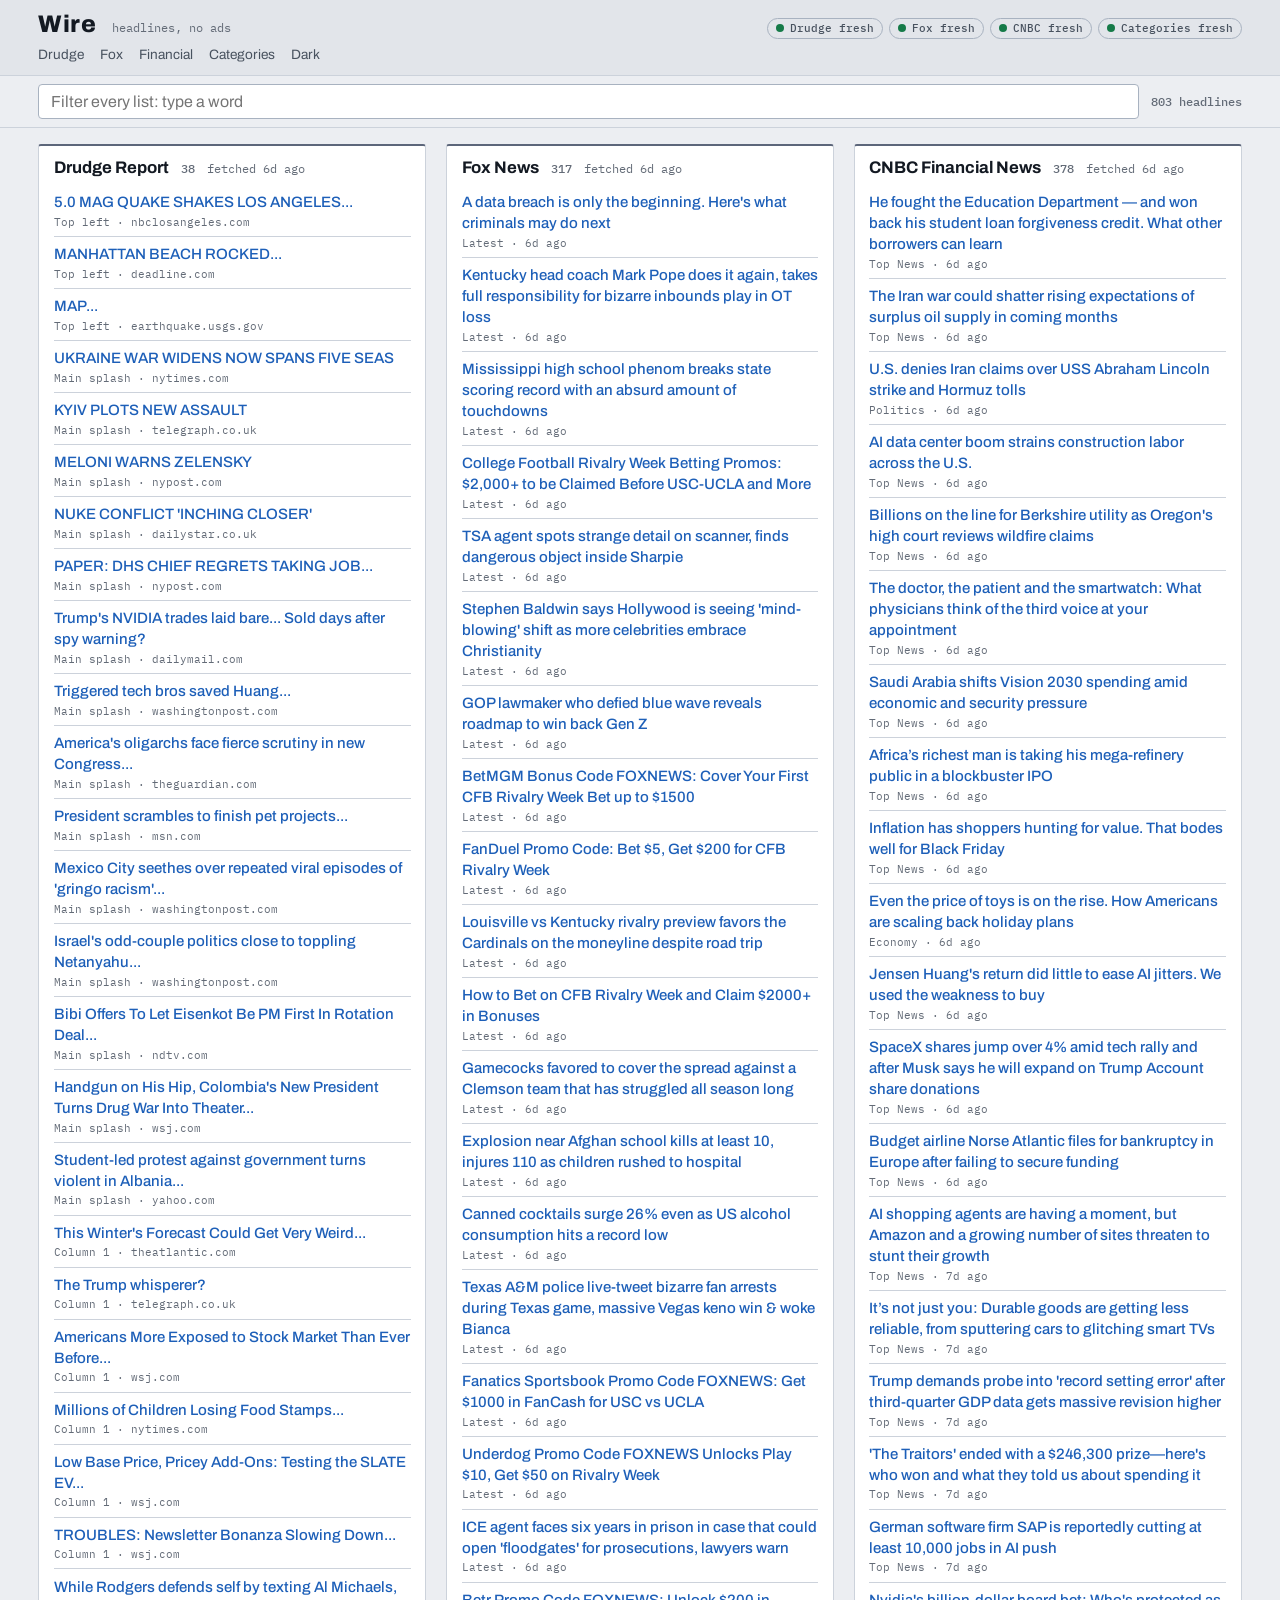
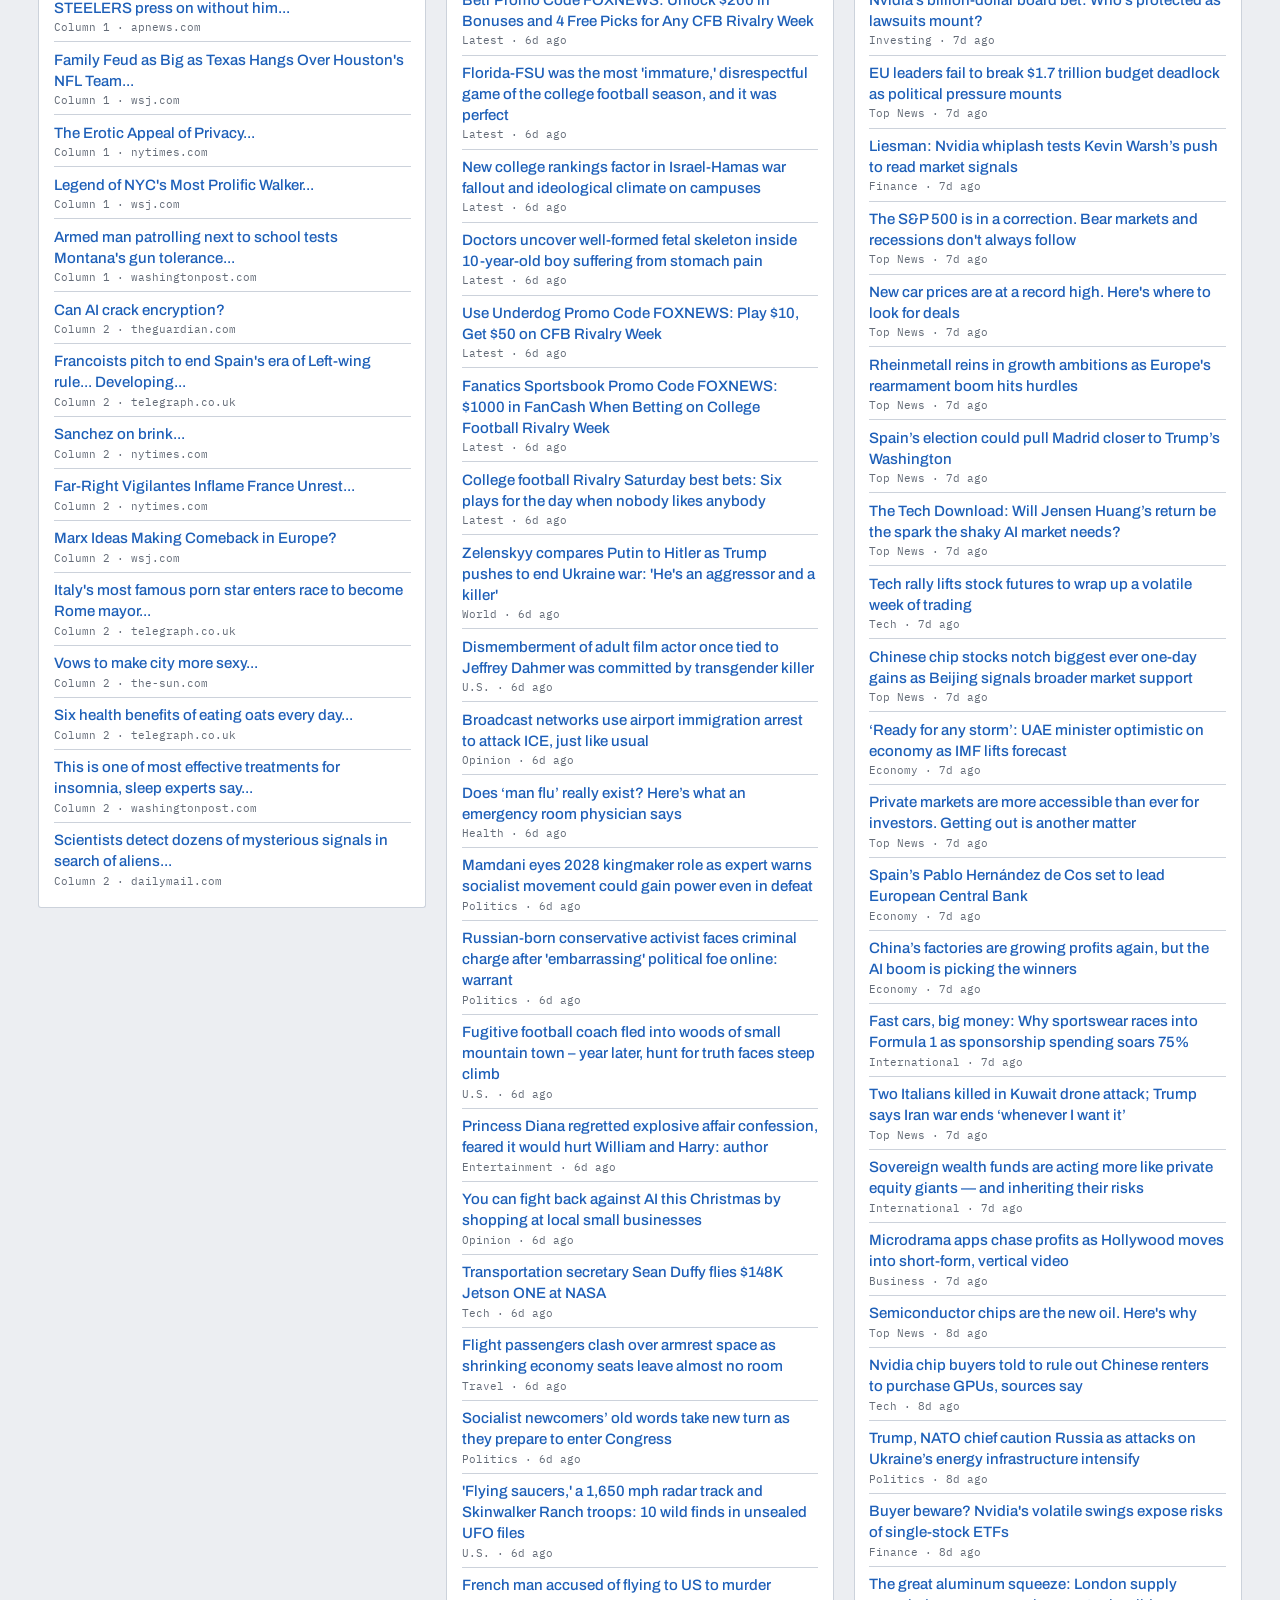
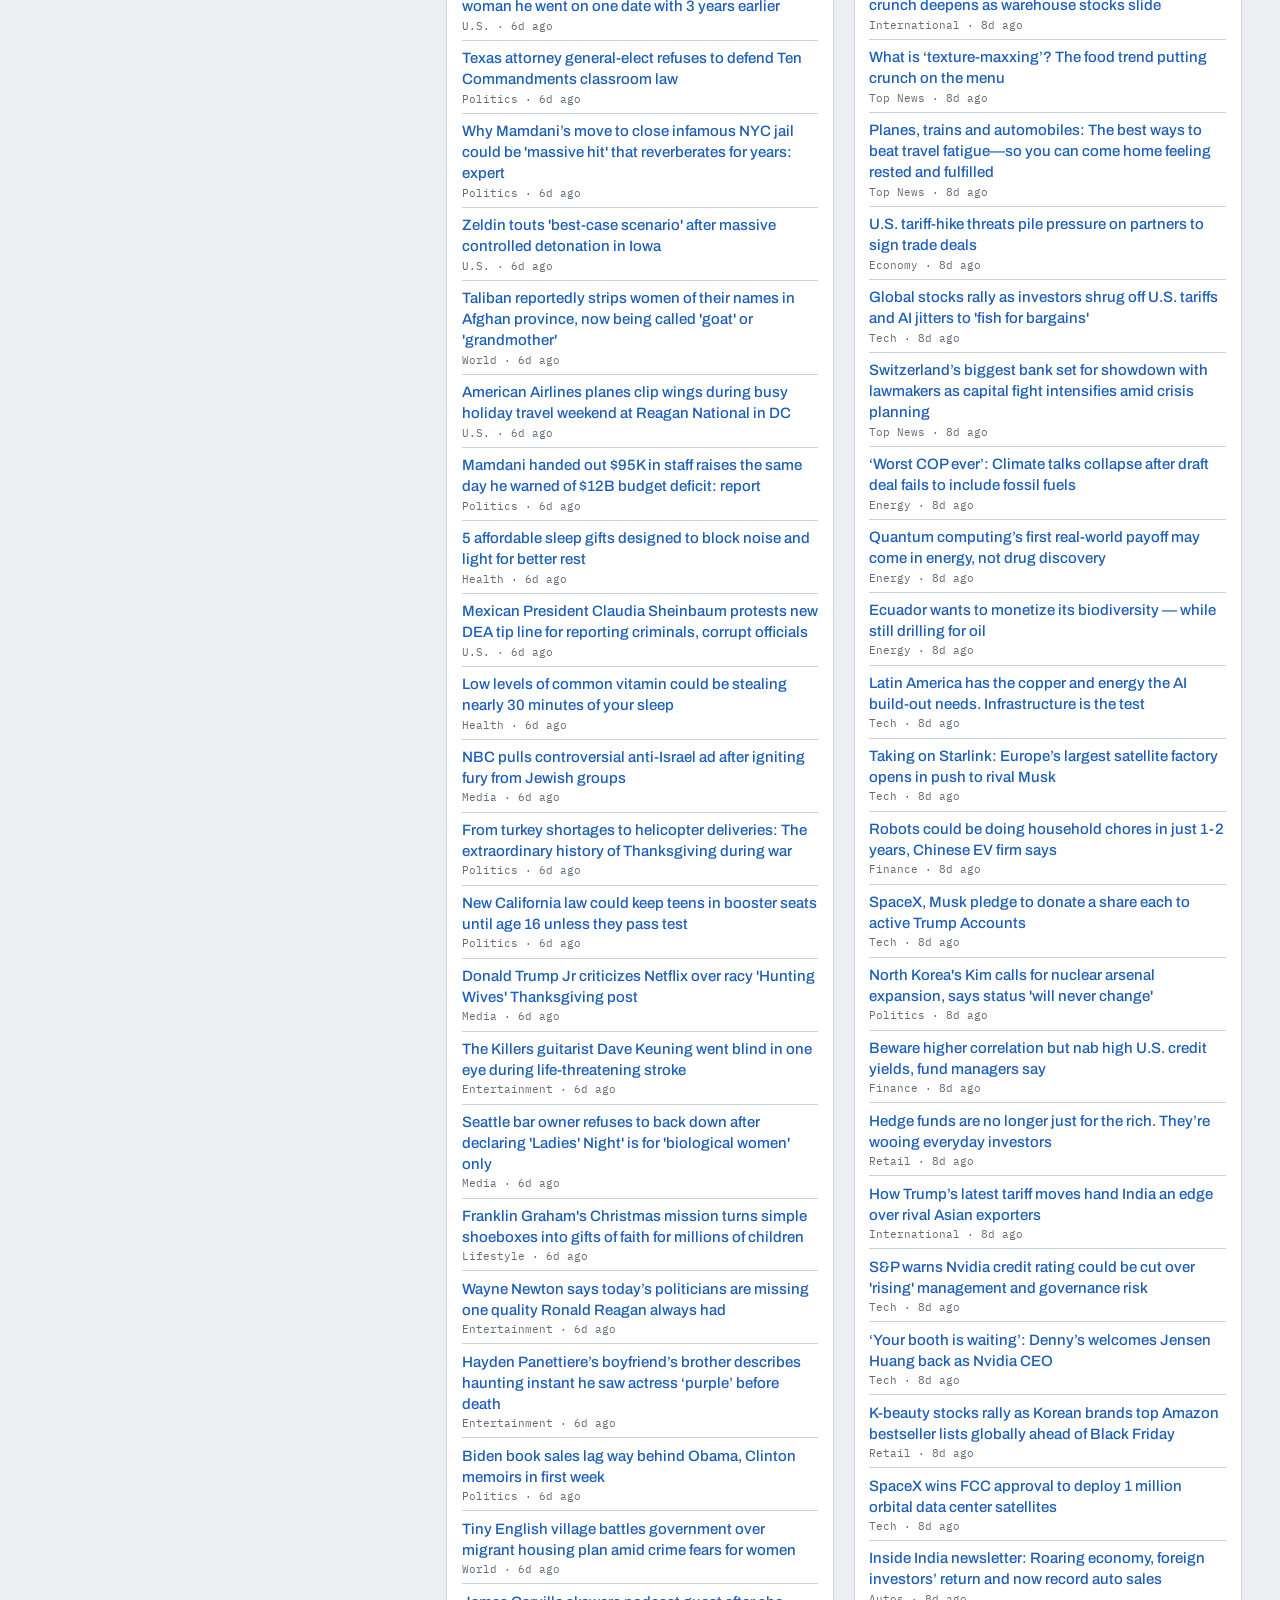
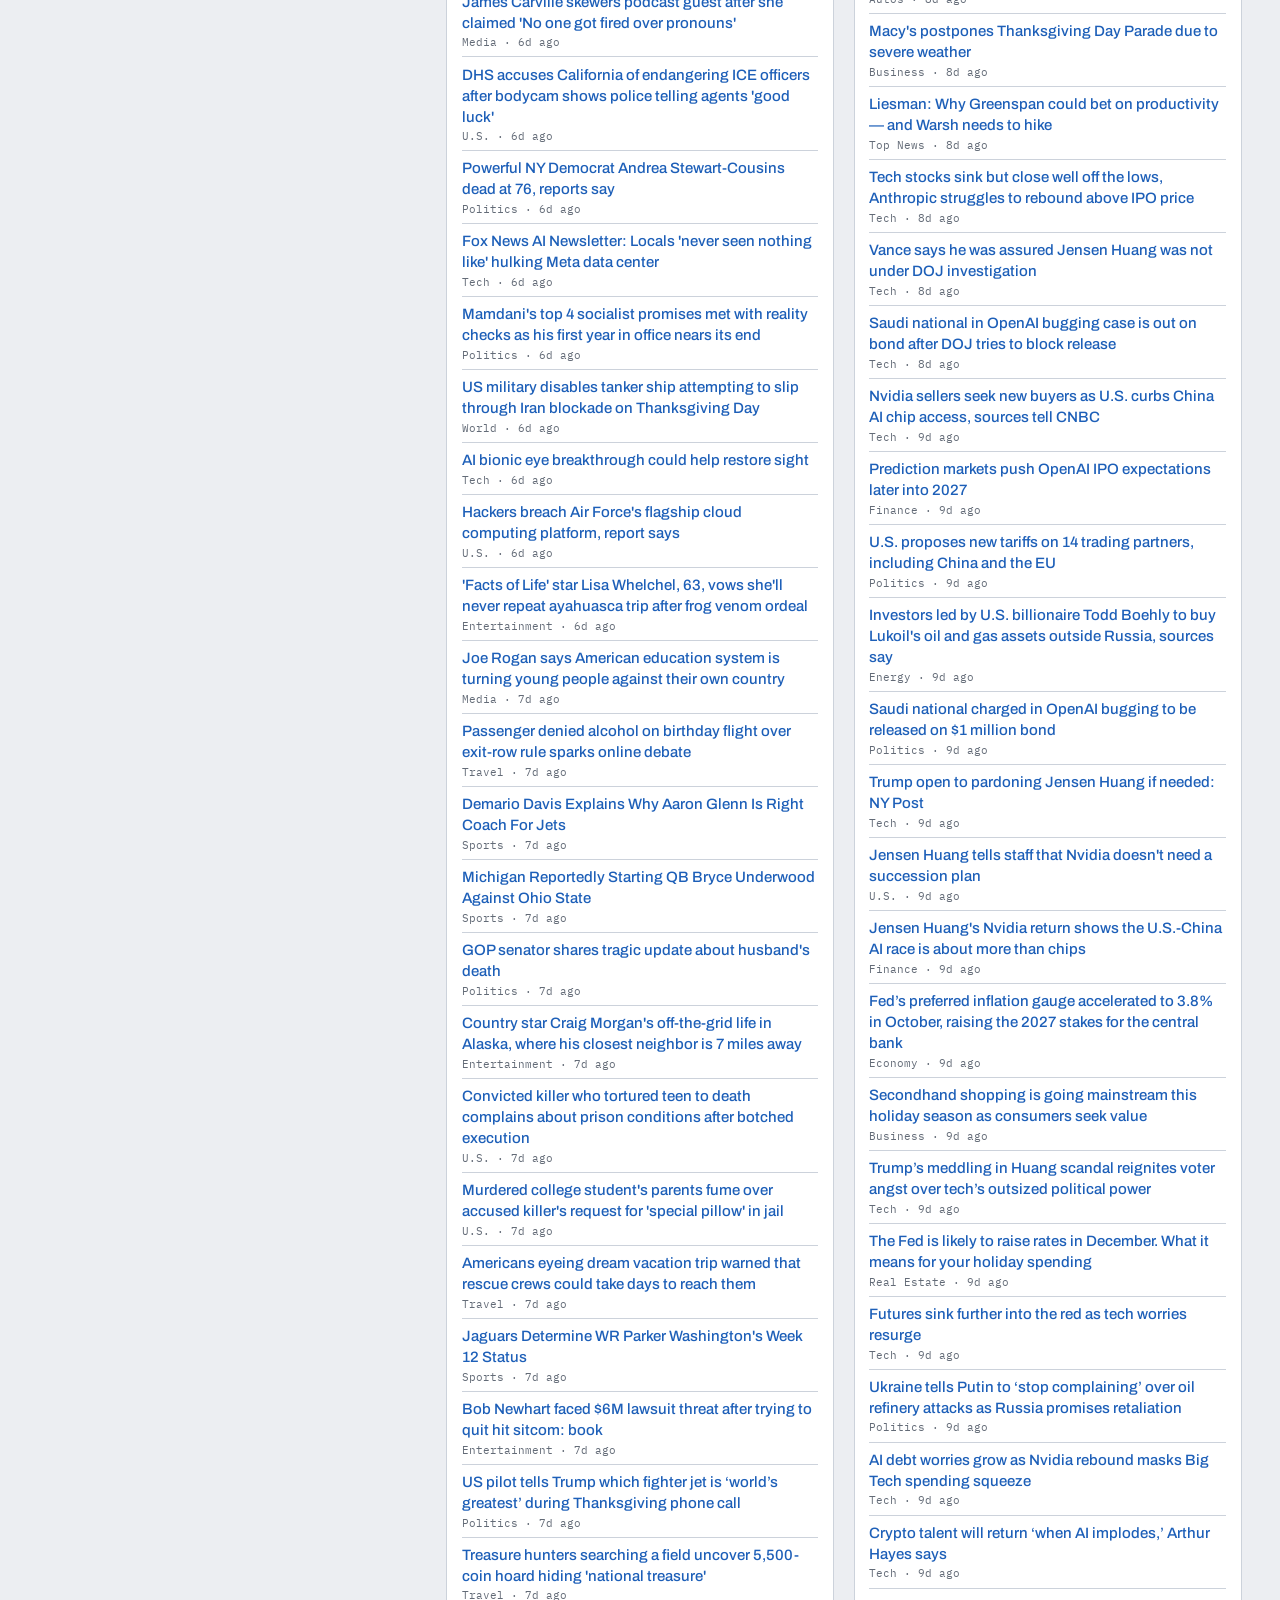
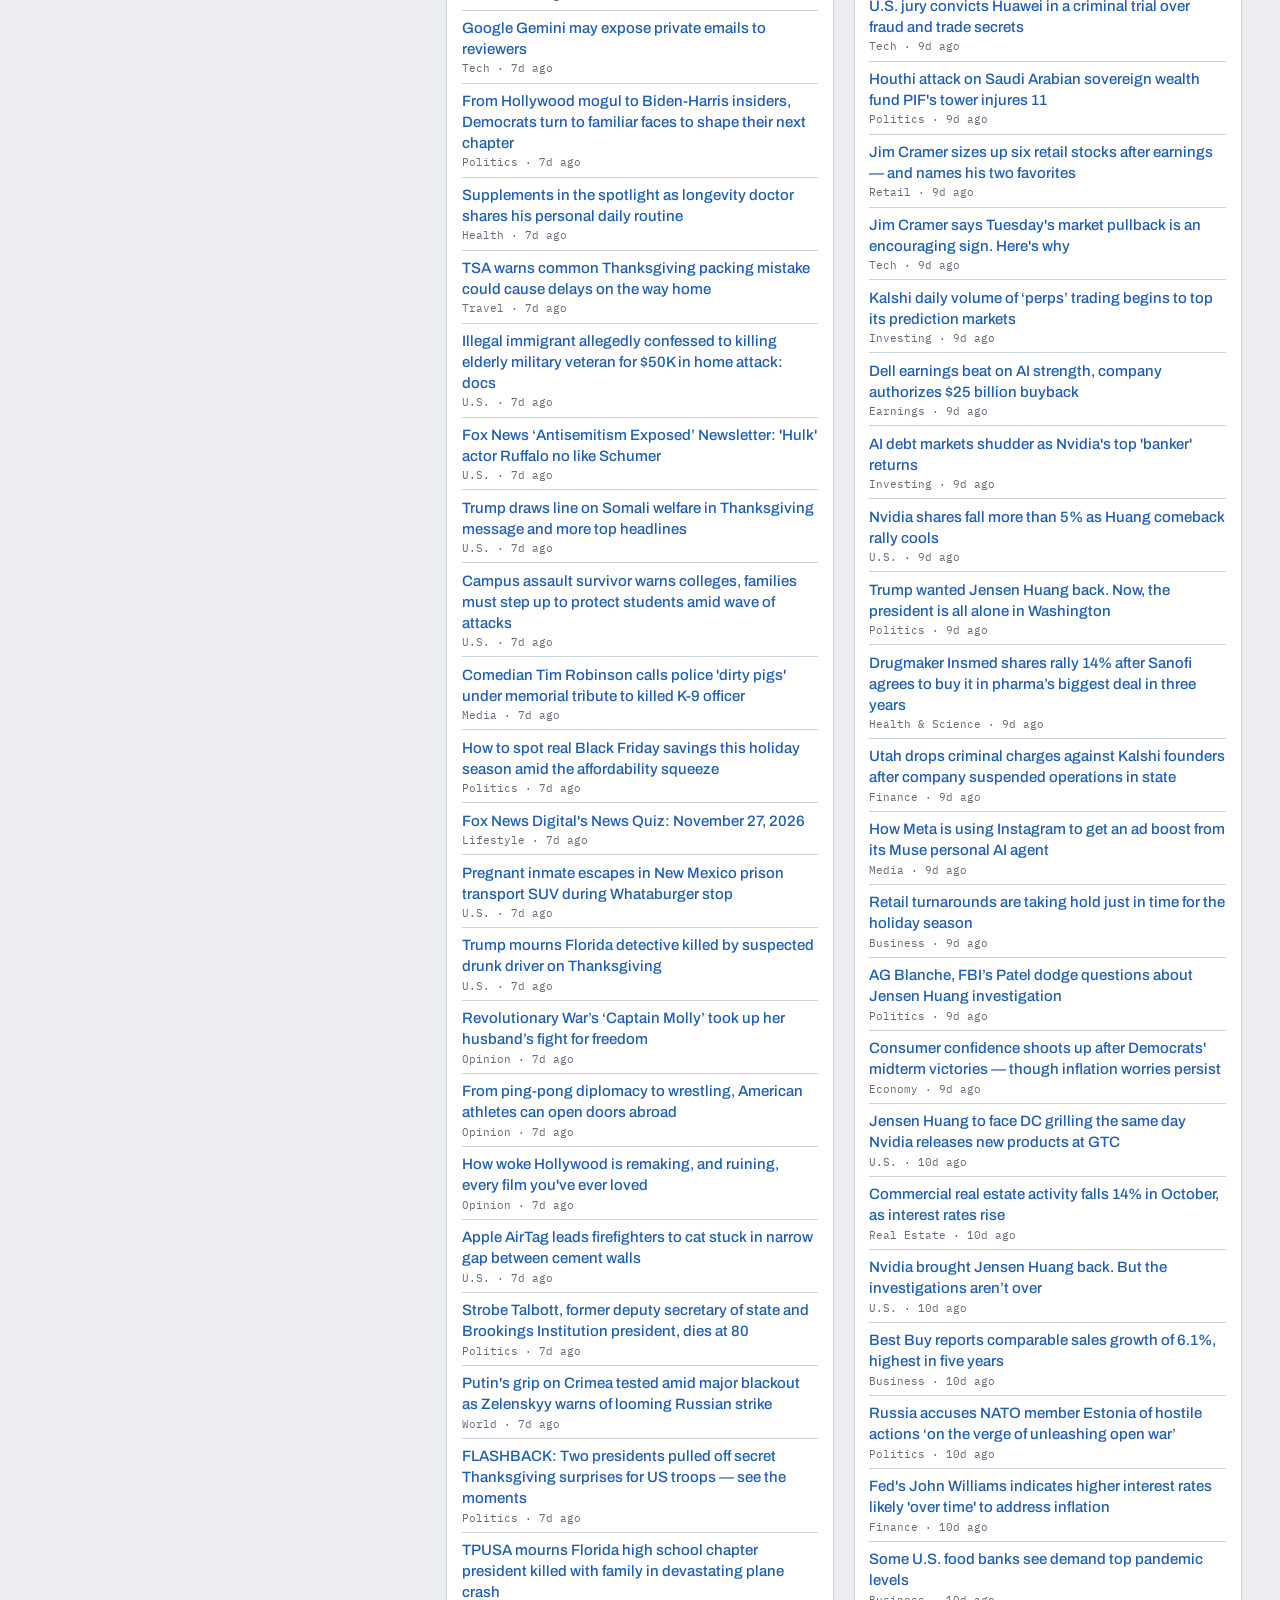
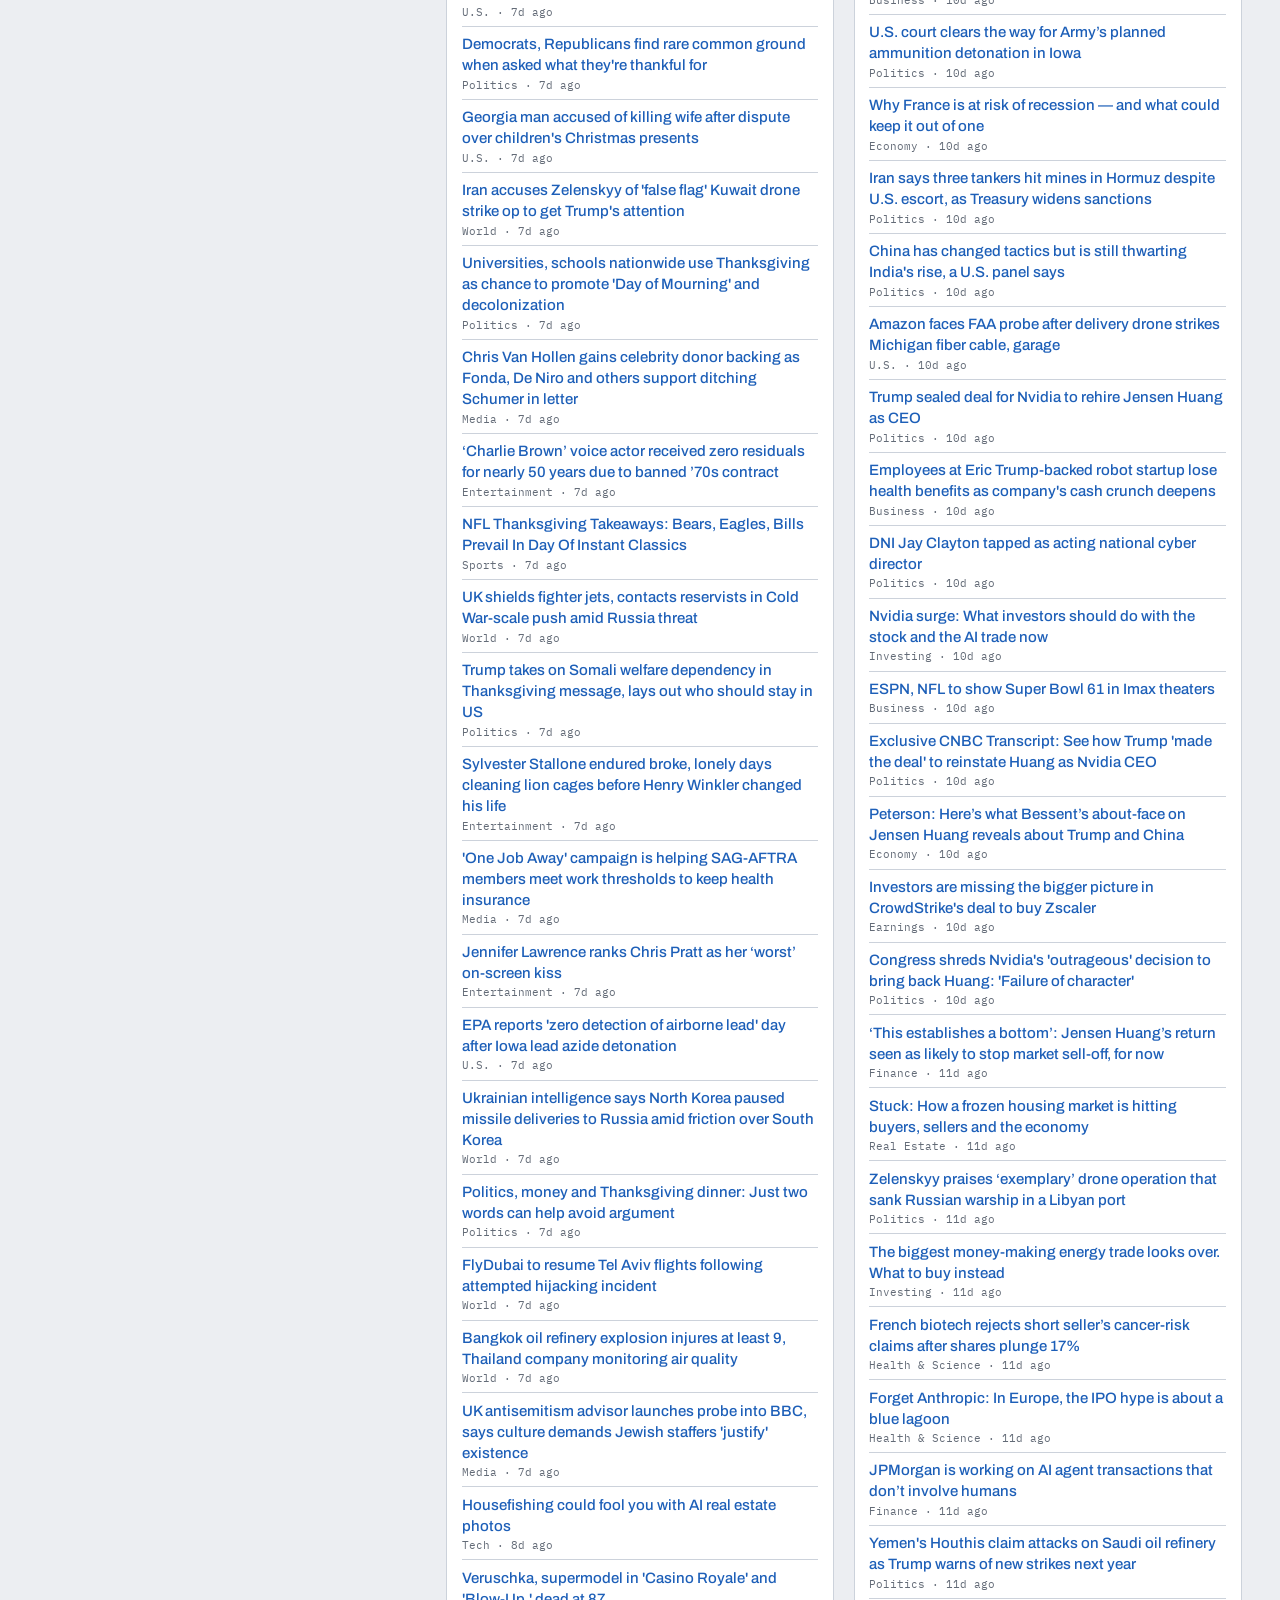
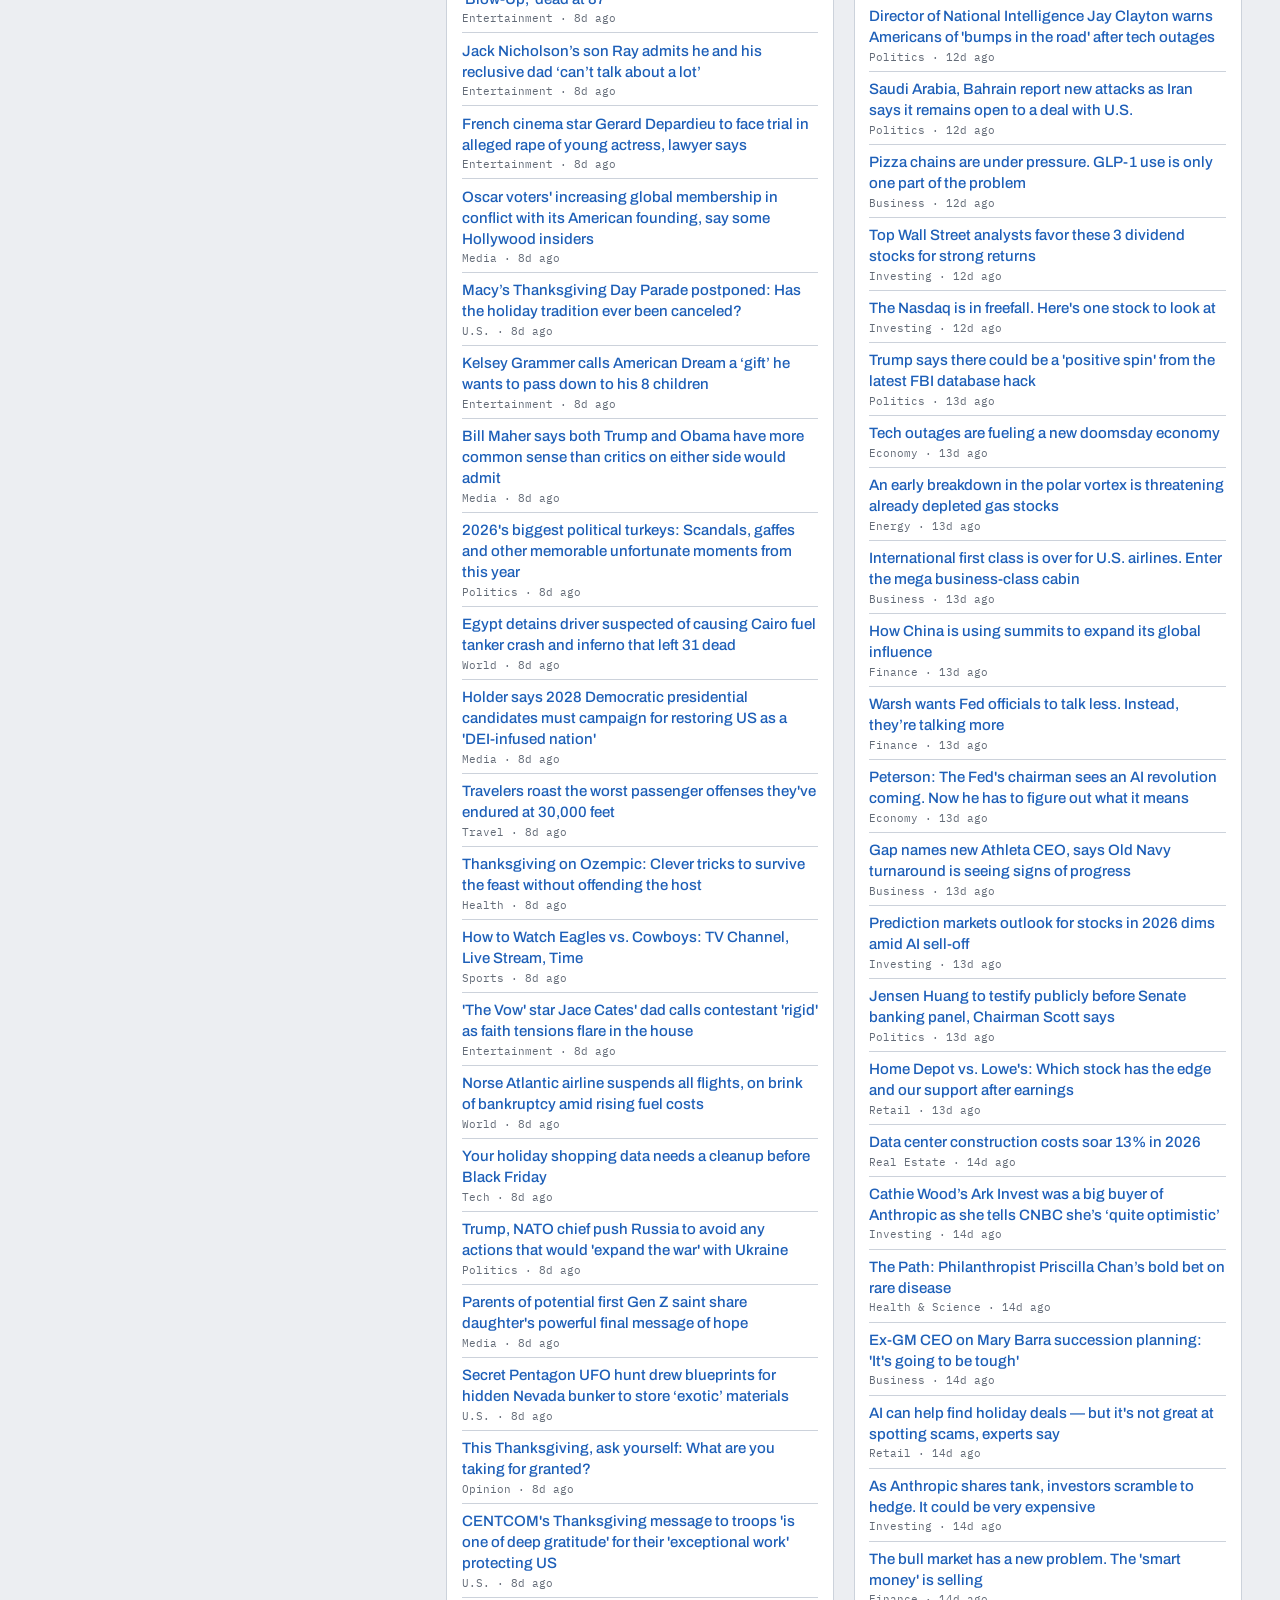
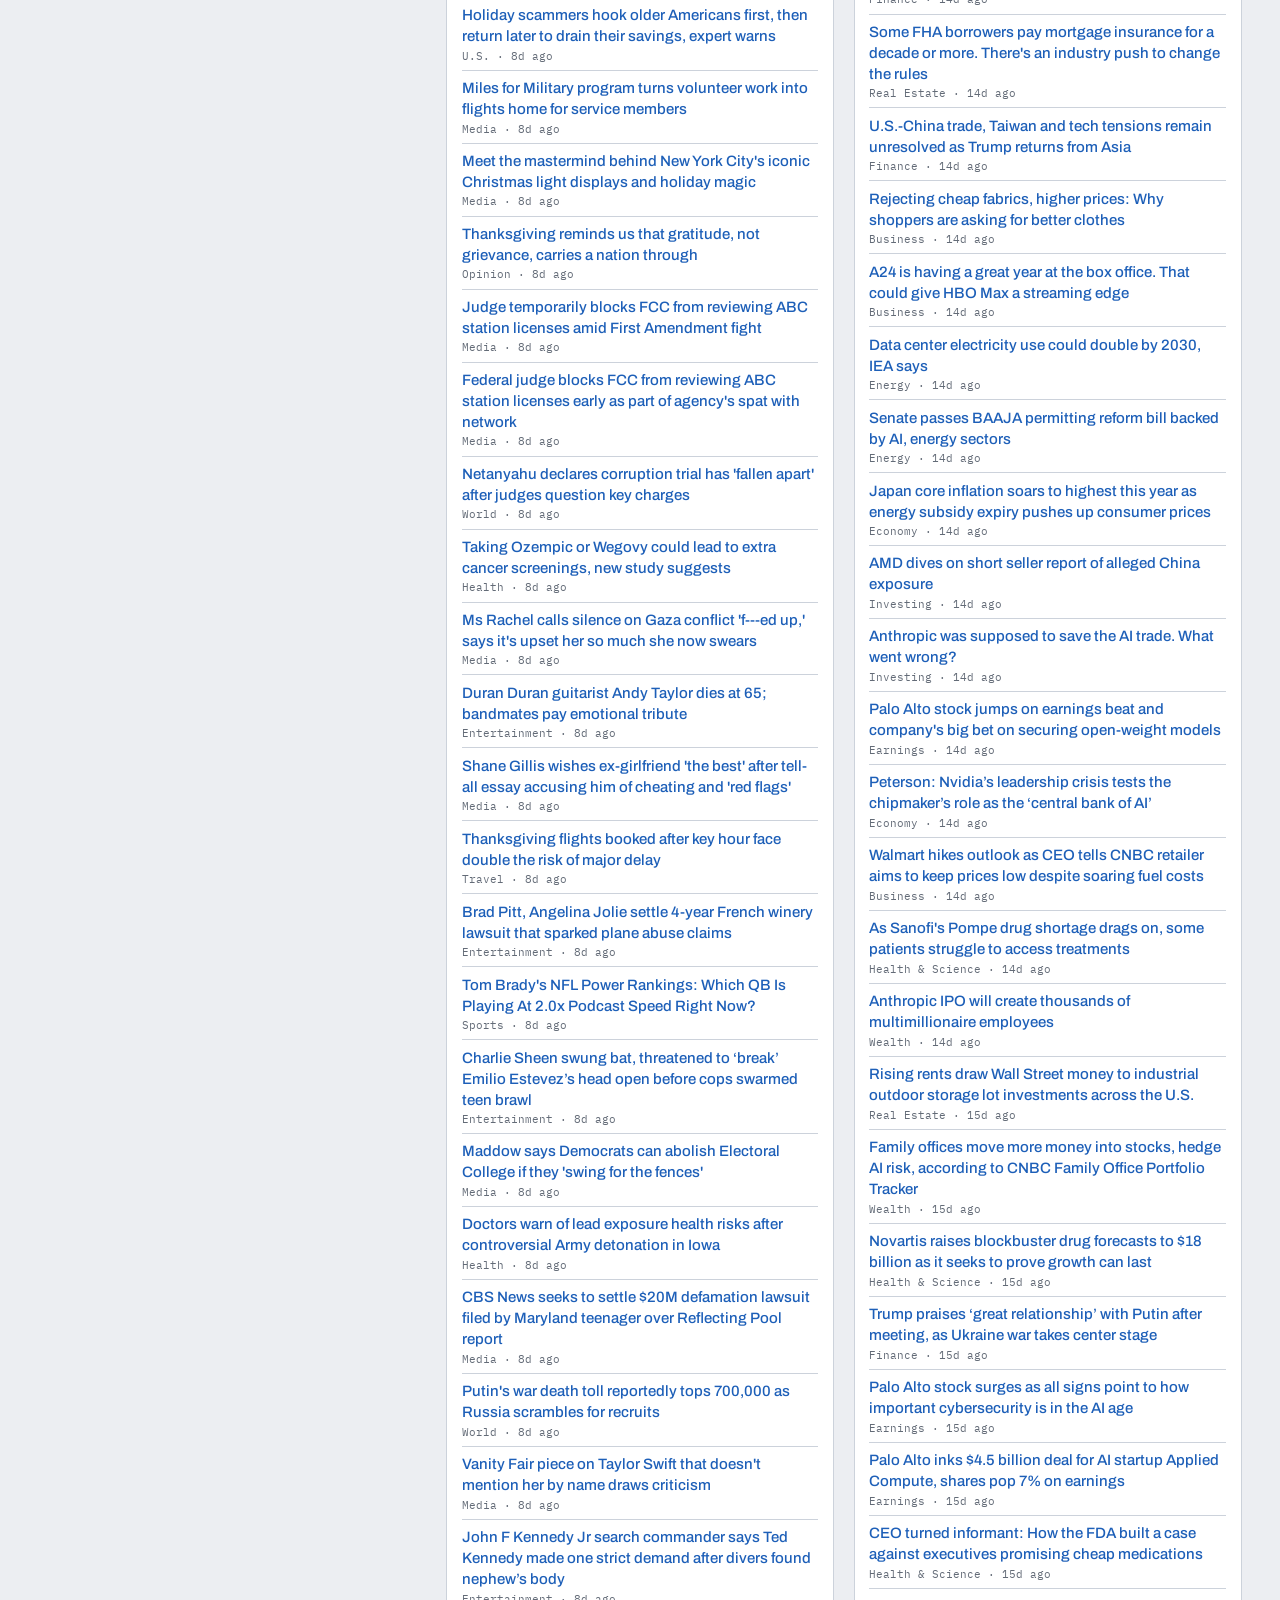
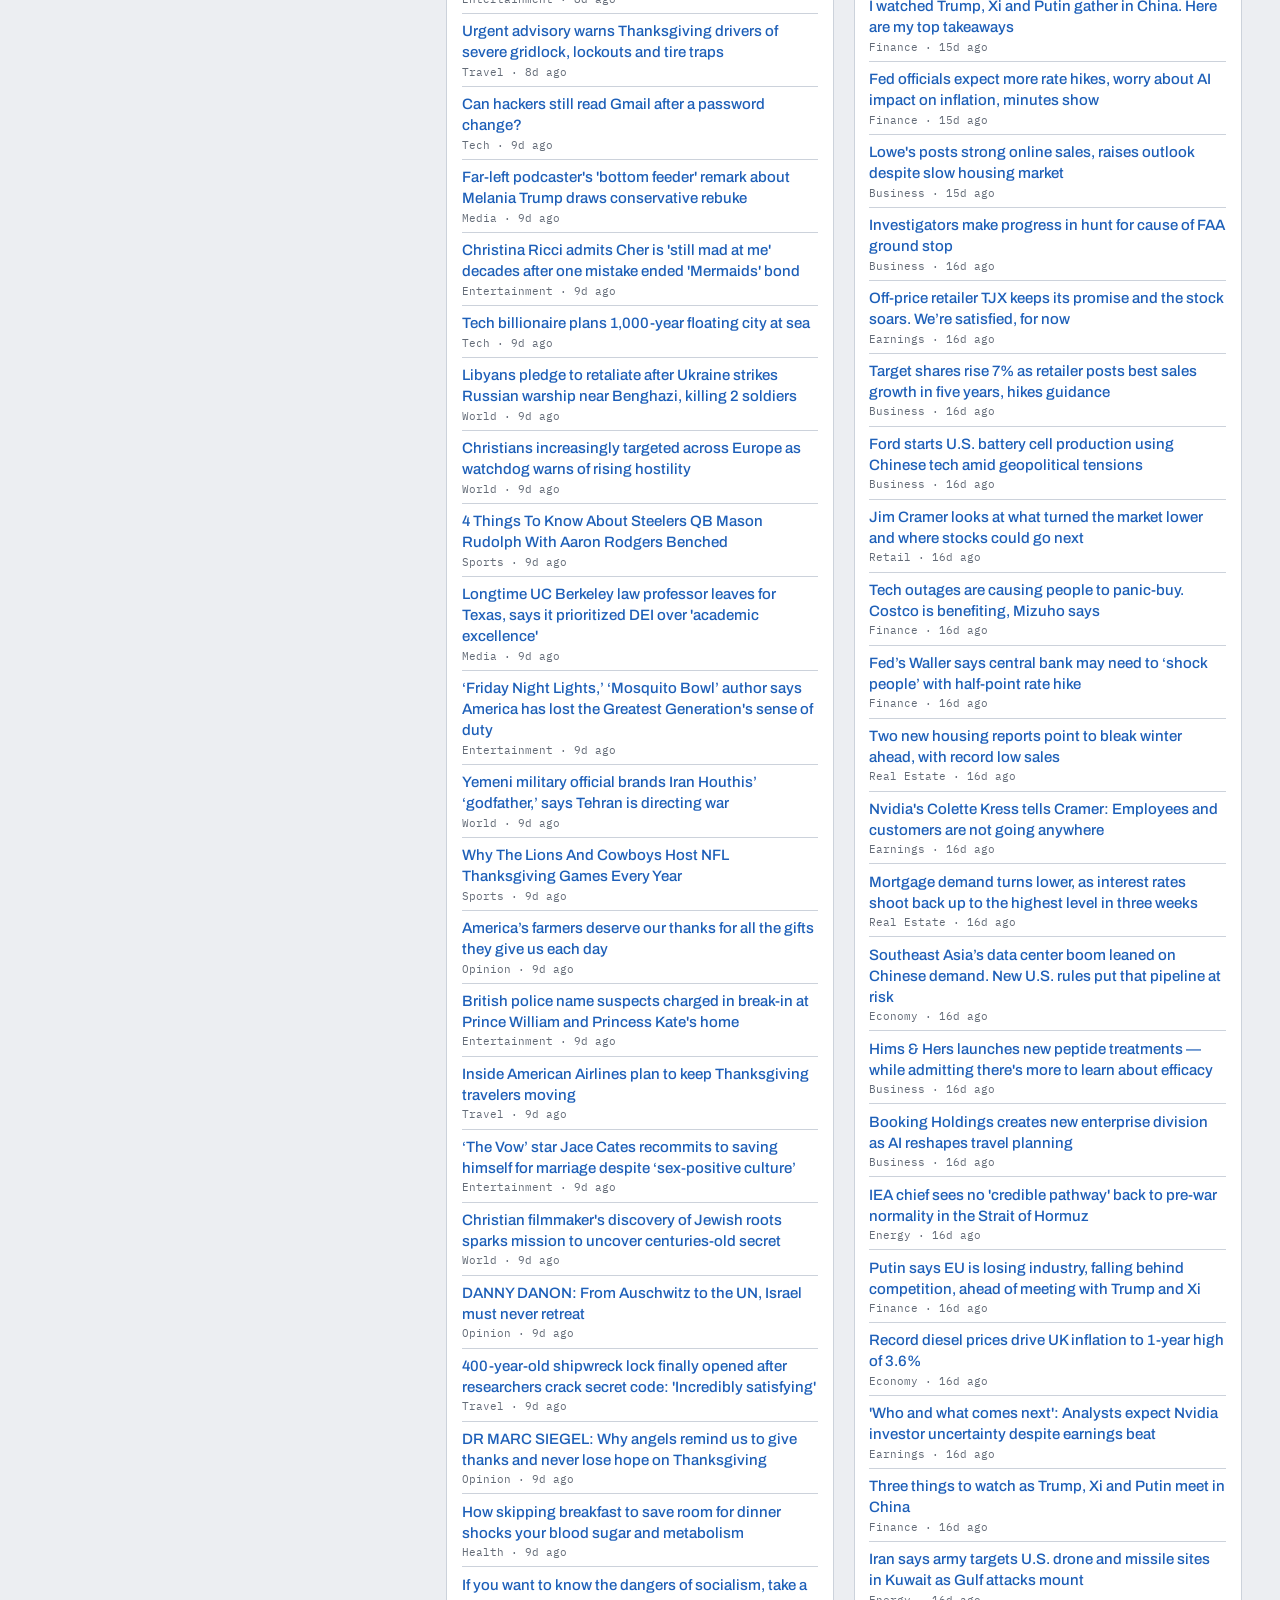
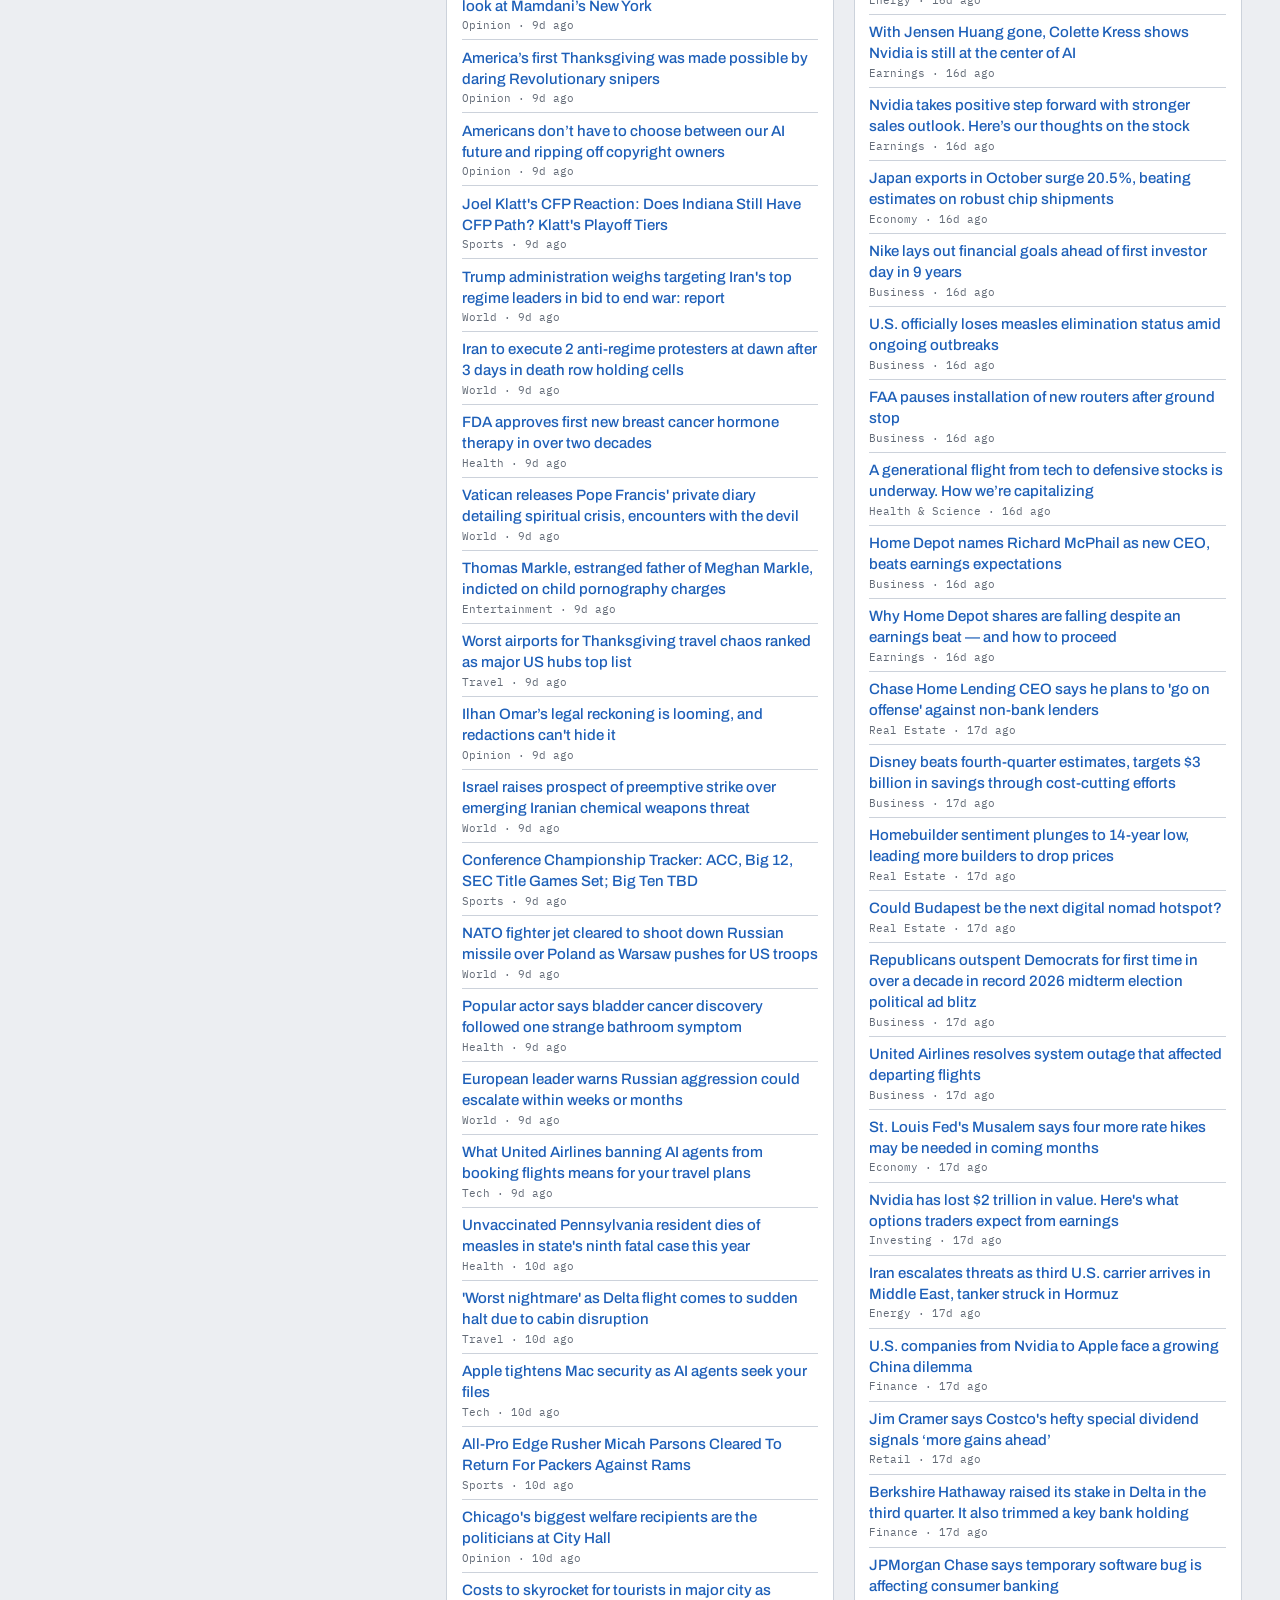
<file: docs/index.html>
<!doctype html>
<html lang="en" data-theme="dark">
<head>
<meta charset="utf-8">
<meta name="viewport" content="width=device-width, initial-scale=1">
<title>Wire — TELEMETRx</title>
<meta name="description" content="Every headline from Drudge, Fox News and CNBC, plus headlines by category. Links and headline text only: no ads, no article bodies, no tracking.">
<script>
/* Theme before first paint: saved choice, else the system preference. */
(function () {
  var mode = null;
  try { mode = localStorage.getItem("wire-theme"); } catch (e) { /* private mode */ }
  if (mode !== "light" && mode !== "dark") {
    mode = window.matchMedia && window.matchMedia("(prefers-color-scheme: light)").matches ? "light" : "dark";
  }
  document.documentElement.setAttribute("data-theme", mode);
})();
</script>
<link rel="preconnect" href="https://fonts.googleapis.com">
<link rel="preconnect" href="https://fonts.gstatic.com" crossorigin>
<link href="https://fonts.googleapis.com/css2?family=Archivo:wght@400;500;700;800&family=IBM+Plex+Mono:wght@400;500&display=swap" rel="stylesheet">
<style>/* Wire — headline wire. Tokens and theme model adapted from HANGAR's styles.css
 * (ground / strip / rule / ink, state colours go / hold; same fonts). The page accent
 * is the Wire section accent from the TELEMETRx registry (suite.json). Accent is identity,
 * never data; state colours (fresh / stale / failed) carry status only. */

:root {
  color-scheme: dark;
  --ground: #101722;
  --rack: #0b1017;
  --strip: #18212e;
  --strip-hot: #23303f;
  --rule: #26313f;
  --rule-bright: #3a4757;
  --ink: #e9eef5;
  --ink-2: #a3b0c0;
  --ink-muted: #8d97a4;
  --accent: #8792a8;
  --link: #9cc3ff;
  --go: #46d68a;
  --warn: #ffa14a;
  --hold: #ff6b60;
  --display: "Archivo", "Helvetica Neue", Arial, sans-serif;
  --body: "Archivo", system-ui, -apple-system, "Segoe UI", sans-serif;
  --mono: "IBM Plex Mono", ui-monospace, SFMono-Regular, Menlo, Consolas, monospace;
  --gutter: clamp(1rem, 3vw, 2.5rem);
}

:root[data-theme="light"] {
  color-scheme: light;
  --ground: #eceef2;
  --rack: #e2e5ea;
  --strip: #ffffff;
  --strip-hot: #f1f4f8;
  --rule: #ccd2db;
  --rule-bright: #a8b2c0;
  --ink: #131922;
  --ink-2: #48525f;
  --ink-muted: #636b77;
  --accent: #5c667a;
  --link: #1d5fb8;
  --go: #157a48;
  --warn: #b85c00;
  --hold: #c0392f;
}

* { box-sizing: border-box; }
html { scroll-behavior: smooth; scroll-padding-top: 7rem; }
body {
  margin: 0;
  background: var(--ground);
  color: var(--ink);
  font-family: var(--body);
  font-size: 15px;
  line-height: 1.4;
  overflow-wrap: anywhere;
}
a { color: var(--link); text-decoration: none; }
a:hover { text-decoration: underline; }
.sr { position: absolute; left: -9999px; }

.bar {
  display: flex; flex-wrap: wrap; align-items: baseline; gap: 0.4rem 1rem;
  padding: 0.7rem var(--gutter); background: var(--rack); border-bottom: 1px solid var(--rule);
}
.bar h1 { font: 800 1.5rem var(--display); margin: 0; letter-spacing: 0.02em; }
.bar .sub { color: var(--ink-muted); font-family: var(--mono); font-size: 0.75rem; }
.bus { display: flex; flex-wrap: wrap; gap: 0.4rem; margin-left: auto; }
.chip {
  font: 500 0.7rem var(--mono); padding: 0.15rem 0.5rem; border: 1px solid var(--rule-bright);
  border-radius: 99px; color: var(--ink-2); white-space: nowrap;
}
.chip::before { content: ""; display: inline-block; width: 0.5rem; height: 0.5rem; border-radius: 50%;
  margin-right: 0.35rem; background: currentColor; }
.s-fresh { color: var(--go); } .s-stale { color: var(--warn); } .s-failed { color: var(--hold); }
.chip .nm { color: var(--ink-2); }
.bar nav { display: flex; flex-wrap: wrap; gap: 0.2rem 1rem; width: 100%; font-size: 0.85rem; }
.bar nav a { color: var(--ink-2); }

.filterbar {
  position: sticky; top: 0; z-index: 5; display: flex; align-items: center; gap: 0.75rem;
  padding: 0.5rem var(--gutter); background: var(--ground); border-bottom: 1px solid var(--rule);
}
#q {
  flex: 1; min-width: 0; font: 400 1rem var(--body); padding: 0.5rem 0.7rem; color: var(--ink);
  background: var(--strip); border: 1px solid var(--rule-bright); border-radius: 4px;
}
#q:focus { outline: 2px solid var(--accent); outline-offset: 1px; }
.n { font: 500 0.75rem var(--mono); color: var(--ink-muted); white-space: nowrap; }

main { padding: 1rem var(--gutter) 2rem; }
.cols { display: grid; grid-template-columns: 1fr; gap: 1.25rem; align-items: start; }
@media (min-width: 1000px) { .cols { grid-template-columns: repeat(3, minmax(0, 1fr)); } }
.src { background: var(--strip); border: 1px solid var(--rule); border-top: 2px solid var(--accent);
  border-radius: 3px; padding: 0.75rem 0.9rem; min-width: 0; }
.src.wide { margin-top: 1.25rem; }
.src h2 { font: 700 1.05rem var(--display); margin: 0; }
.head { display: flex; flex-wrap: wrap; align-items: baseline; gap: 0.2rem 0.75rem; }
.stamp { font: 400 0.72rem var(--mono); color: var(--ink-muted); }
.note { font-size: 0.8rem; margin: 0.4rem 0 0; padding: 0.35rem 0.5rem; border-left: 3px solid currentColor; }
.note.s-stale { color: var(--warn); } .note.s-failed { color: var(--hold); }

ol.list { list-style: none; margin: 0.5rem 0 0; padding: 0; }
ol.list li { padding: 0.45rem 0; border-top: 1px solid var(--rule); }
ol.list li:first-child { border-top: 0; }
ol.list a { font-weight: 500; }
.meta { display: block; font: 400 0.7rem var(--mono); color: var(--ink-muted); margin-top: 0.1rem; }
.empty { color: var(--ink-muted); font-size: 0.85rem; margin: 0.6rem 0 0; }

.tabs { display: flex; flex-wrap: wrap; gap: 0.4rem; margin: 0.6rem 0 0.2rem; }
.tabs button {
  font: 500 0.85rem var(--body); color: var(--ink-2); background: transparent; cursor: pointer;
  padding: 0.35rem 0.8rem; border: 1px solid var(--rule-bright); border-radius: 99px;
}
.tabs button[aria-selected="true"] { color: var(--ink); background: var(--strip-hot); border-color: var(--accent); }
.tabs button:focus-visible { outline: 2px solid var(--accent); }
#categories ol.list { column-width: 22rem; column-gap: 2rem; }
#categories ol.list li { break-inside: avoid; }

.foot { padding: 1rem var(--gutter) 2rem; color: var(--ink-muted); font: 400 0.75rem var(--mono); }
</style>
<link rel="stylesheet" href="https://gcicc.github.io/suite/network.css">
<script src="https://gcicc.github.io/suite/network.js" data-section="newsscraper" data-built="2026-11-28 17:59:13+00:00 UTC" data-next="every 2h" defer></script>
</head>
<body>

<header class="bar">
  <h1>Wire</h1>
  <span class="sub">headlines, no ads</span>
  <div class="bus" id="bus" aria-label="Source status"></div>
  <nav>
    <a href="#drudge">Drudge</a>
    <a href="#fox">Fox</a>
    <a href="#cnbc">Financial</a>
    <a href="#categories">Categories</a>
    <a href="#" id="theme" role="button">Light</a>
  </nav>
</header>

<div class="filterbar">
  <label for="q" class="sr">Filter headlines</label>
  <input id="q" type="search" placeholder="Filter every list: type a word" autocomplete="off">
  <span id="q-n" class="n" aria-live="polite"></span>
</div>

<main>
  <div class="cols">
    <section id="drudge" class="src"></section>
    <section id="fox" class="src"></section>
    <section id="cnbc" class="src"></section>
  </div>
  <section id="categories" class="src wide"></section>
</main>

<footer class="foot">Links and headline text only. Each headline opens at its publisher. Page built 2026-11-28 17:59:13+00:00 UTC.</footer>

<script id="payload" type="application/json">{"meta":{"generated":"2026-11-28T17:59:13+00:00","version":"0.1.0"},"sources":{"drudge":{"label":"Drudge Report","failed_feeds":{},"items":[{"f":"Top left","p":null,"s":"nbclosangeles.com","t":"5.0 MAG QUAKE SHAKES LOS ANGELES...","u":"https://www.nbclosangeles.com/news/local/preliminary-5-2-earthquake-rattles-manhattan-beach/3975678/"},{"f":"Top left","p":null,"s":"deadline.com","t":"MANHATTAN BEACH ROCKED...","u":"https://deadline.com/2026/11/earthquake-los-angeles-1237234661/"},{"f":"Top left","p":null,"s":"earthquake.usgs.gov","t":"MAP...","u":"https://earthquake.usgs.gov/earthquakes/eventpage/ci41581136/map"},{"f":"Main splash","p":null,"s":"nytimes.com","t":"UKRAINE WAR WIDENS NOW SPANS FIVE SEAS","u":"https://www.nytimes.com/2026/11/28/world/europe/ukraine-russia-long-range-strikes.html?unlocked_article_code=1.T1E.2xgU.h0Aeb8S5Ziv5&smid=url-share"},{"f":"Main splash","p":null,"s":"telegraph.co.uk","t":"KYIV PLOTS NEW ASSAULT","u":"https://www.telegraph.co.uk/world-news/2026/11/28/ukraine-planning-to-destroy-putins-prized-crimean-bridge-en/"},{"f":"Main splash","p":null,"s":"nypost.com","t":"MELONI WARNS ZELENSKY","u":"https://nypost.com/2026/11/28/world-news/giorgia-meloni-warns-ukrainian-president-volodymyr-zelensky-to-stay-out-of-the-med/"},{"f":"Main splash","p":null,"s":"dailystar.co.uk","t":"NUKE CONFLICT 'INCHING CLOSER'","u":"https://www.dailystar.co.uk/news/latest-news/ww3-fears-rise-russia-warn-37925183"},{"f":"Main splash","p":null,"s":"nypost.com","t":"PAPER: DHS CHIEF REGRETS TAKING JOB...","u":"https://nypost.com/2026/11/27/us-news/dhs-chief-markwayne-mullin-expresses-regret-on-leaving-senate-as-white-house-aides-sour-on-him-sources/"},{"f":"Main splash","p":null,"s":"dailymail.com","t":"Trump's NVIDIA trades laid bare... Sold days after spy warning?","u":"https://www.dailymail.com/news/article-16327459/trump-nvidia-trades-marco-rubio-jensen-huang.htm"},{"f":"Main splash","p":null,"s":"washingtonpost.com","t":"Triggered tech bros saved Huang...","u":"https://www.washingtonpost.com/technology/2026/11/28/how-silicon-valley-got-triggered-saved-jensen-huang/"},{"f":"Main splash","p":null,"s":"theguardian.com","t":"America's oligarchs face fierce scrutiny in new Congress...","u":"https://www.theguardian.com/us-news/2026/nov/28/oligarchs-trump-allies-congress-scrutiny"},{"f":"Main splash","p":null,"s":"msn.com","t":"President scrambles to finish pet projects...","u":"https://www.msn.com/en-us/news/other/ar-AA2inwN3"},{"f":"Main splash","p":null,"s":"washingtonpost.com","t":"Mexico City seethes over repeated viral episodes of 'gringo racism'...","u":"https://www.washingtonpost.com/world/2026/11/28/mexico-city-seethes-over-repeated-viral-episodes-gringo-racism/"},{"f":"Main splash","p":null,"s":"washingtonpost.com","t":"Israel's odd-couple politics close to toppling Netanyahu...","u":"https://www.washingtonpost.com/world/2026/11/27/how-israels-odd-couple-politics-could-be-close-toppling-netanyahu/"},{"f":"Main splash","p":null,"s":"ndtv.com","t":"Bibi Offers To Let Eisenkot Be PM First In Rotation Deal...","u":"https://www.ndtv.com/world-news/netanyahu-offers-to-let-rival-gadi-eisenkot-be-pm-first-in-rotation-deal-12390290"},{"f":"Main splash","p":null,"s":"wsj.com","t":"Handgun on His Hip, Colombia's New President Turns Drug War Into Theater...","u":"https://www.wsj.com/world/americas/colombia-president-espriella-military-drug-traffickers-17a62644"},{"f":"Main splash","p":null,"s":"yahoo.com","t":"Student-led protest against government turns violent in Albania...","u":"https://www.yahoo.com/news/articles/student-led-protest-albania-turns-131347379.html"},{"f":"Column 1","p":null,"s":"theatlantic.com","t":"This Winter's Forecast Could Get Very Weird...","u":"https://www.theatlantic.com/science/2026/11/christmas-weather-el-nino-polar-vortex/689554/"},{"f":"Column 1","p":null,"s":"telegraph.co.uk","t":"The Trump whisperer?","u":"https://www.telegraph.co.uk/us/politics/2026/11/28/abdul-el-sayed-the-unlikely-trump-whisperer/"},{"f":"Column 1","p":null,"s":"wsj.com","t":"Americans More Exposed to Stock Market Than Ever Before...","u":"https://www.wsj.com/finance/stocks/us-stock-market-wealth-0caf5bac"},{"f":"Column 1","p":null,"s":"nytimes.com","t":"Millions of Children Losing Food Stamps...","u":"https://www.nytimes.com/2026/11/28/us/politics/millions-of-children-are-losing-food-stamps.html?unlocked_article_code=1.T1E.mqOB.yZKx63d5a8Pr&smid=url-share"},{"f":"Column 1","p":null,"s":"wsj.com","t":"Low Base Price, Pricey Add-Ons: Testing the SLATE EV...","u":"https://www.wsj.com/lifestyle/cars/slate-truck-ev-dan-neil-review-00c5339a"},{"f":"Column 1","p":null,"s":"wsj.com","t":"TROUBLES: Newsletter Bonanza Slowing Down...","u":"https://www.wsj.com/business/media/the-newsletter-bonanza-is-slowing-down-32a8ba0a"},{"f":"Column 1","p":null,"s":"apnews.com","t":"While Rodgers defends self by texting Al Michaels, STEELERS press on without him...","u":"https://apnews.com/article/steelers-aaron-rodgers-teammates-al-michaels-0589ebf5c4e09139ced60d3857383db5"},{"f":"Column 1","p":null,"s":"wsj.com","t":"Family Feud as Big as Texas Hangs Over Houston's NFL Team...","u":"https://www.wsj.com/sports/football/houston-texans-mcnair-family-feud-6ac45e98"},{"f":"Column 1","p":null,"s":"nytimes.com","t":"The Erotic Appeal of Privacy...","u":"https://www.nytimes.com/2026/11/28/style/social-media-privacy-luxury-eroticism.html?unlocked_article_code=1.T1E.UAd9.pztsk8cCiOqQ&smid=url-share"},{"f":"Column 1","p":null,"s":"wsj.com","t":"Legend of NYC's Most Prolific Walker...","u":"https://www.wsj.com/lifestyle/new-york-city-walkers-sidewalk-app-jinbushwick-7e4a064c"},{"f":"Column 1","p":null,"s":"washingtonpost.com","t":"Armed man patrolling next to school tests Montana's gun tolerance...","u":"https://www.washingtonpost.com/nation/2026/11/28/armed-man-patrolling-next-elementary-school-tests-montanas-gun-tolerance/"},{"f":"Column 2","p":null,"s":"theguardian.com","t":"Can AI crack encryption?","u":"https://www.theguardian.com/technology/2026/nov/28/ai-artificial-intelligence-encryption-global-chaos"},{"f":"Column 2","p":null,"s":"telegraph.co.uk","t":"Francoists pitch to end Spain's era of Left-wing rule... Developing...","u":"https://www.telegraph.co.uk/world-news/2026/11/28/francoists-pitch-to-end-spains-era-of-left-wing-rule/"},{"f":"Column 2","p":null,"s":"nytimes.com","t":"Sanchez on brink...","u":"https://www.nytimes.com/2026/11/28/world/europe/spain-pedro-sanchez-conservatives-election.html?unlocked_article_code=1.T1E.0kGg.4qSVrArlAccY&smid=url-share"},{"f":"Column 2","p":null,"s":"nytimes.com","t":"Far-Right Vigilantes Inflame France Unrest...","u":"https://www.nytimes.com/2026/11/28/world/europe/france-right-gangs-unrest.html?unlocked_article_code=1.T1E.5la-.kstcjkTnko4C&smid=url-share"},{"f":"Column 2","p":null,"s":"wsj.com","t":"Marx Ideas Making Comeback in Europe?","u":"https://www.wsj.com/world/europe/why-karl-marxs-ideas-are-making-a-comeback-in-europe-79c4330b"},{"f":"Column 2","p":null,"s":"telegraph.co.uk","t":"Italy's most famous porn star enters race to become Rome mayor...","u":"https://www.telegraph.co.uk/world-news/2026/11/27/italy-famous-porn-star-enters-race-rome-mayor-wild-boar/"},{"f":"Column 2","p":null,"s":"the-sun.com","t":"Vows to make city more sexy...","u":"https://www.the-sun.com/news/17369930/italy-porn-star-mayor-rome/"},{"f":"Column 2","p":null,"s":"telegraph.co.uk","t":"Six health benefits of eating oats every day...","u":"https://www.telegraph.co.uk/health-fitness/diet/nutrition/health-benefits-oats/"},{"f":"Column 2","p":null,"s":"washingtonpost.com","t":"This is one of most effective treatments for insomnia, sleep experts say...","u":"https://www.washingtonpost.com/lifestyle/2026/11/28/this-is-one-most-effective-treatments-insomnia-sleep-experts-say/"},{"f":"Column 2","p":null,"s":"dailymail.com","t":"Scientists detect dozens of mysterious signals in search of aliens...","u":"https://www.dailymail.com/sciencetech/article-16318031/scientists-detect-radio-signals-seti-california.html"}]},"fox":{"label":"Fox News","failed_feeds":{},"items":[{"f":"Latest","p":"2026-11-28T16:57:00+00:00","s":null,"t":"A data breach is only the beginning. Here's what criminals may do next","u":"https://www.foxnews.com/tech/data-breach-beginning-what-criminals-may-do-next"},{"f":"Latest","p":"2026-11-28T16:51:14+00:00","s":null,"t":"Kentucky head coach Mark Pope does it again, takes full responsibility for bizarre inbounds play in OT loss","u":"https://www.foxnews.com/outkick-sports/kentucky-head-coach-mark-pope-takes-full-responsibility-bizarre-inbounds-play-ot-loss"},{"f":"Latest","p":"2026-11-28T16:38:14+00:00","s":null,"t":"Mississippi high school phenom breaks state scoring record with an absurd amount of touchdowns","u":"https://www.foxnews.com/outkick-sports/mississippi-high-school-phenom-breaks-state-scoring-record-absurd-amount-touchdowns"},{"f":"Latest","p":"2026-11-28T16:29:20+00:00","s":null,"t":"College Football Rivalry Week Betting Promos: $2,000+ to be Claimed Before USC-UCLA and More","u":"https://www.foxnews.com/outkick-betting/college-football-rivalry-week-betting-promos-2000-claimed-before-usc-ucla-more"},{"f":"Latest","p":"2026-11-28T16:03:45+00:00","s":null,"t":"TSA agent spots strange detail on scanner, finds dangerous object inside Sharpie","u":"https://www.foxnews.com/travel/tsa-agent-spots-strange-detail-scanner-finds-dangerous-object-inside-sharpie"},{"f":"Latest","p":"2026-11-28T16:00:46+00:00","s":null,"t":"Stephen Baldwin says Hollywood is seeing 'mind-blowing' shift as more celebrities embrace Christianity","u":"https://www.foxnews.com/entertainment/stephen-baldwin-hollywood-mind-blowing-shift-celebrities-embrace-christianity"},{"f":"Latest","p":"2026-11-28T16:00:41+00:00","s":null,"t":"GOP lawmaker who defied blue wave reveals roadmap to win back Gen Z","u":"https://www.foxnews.com/politics/gop-lawmaker-who-defied-blue-wave-reveals-roadmap-win-back-gen-z"},{"f":"Latest","p":"2026-11-28T15:50:28+00:00","s":null,"t":"BetMGM Bonus Code FOXNEWS: Cover Your First CFB Rivalry Week Bet up to $1500","u":"https://www.foxnews.com/outkick-betting/betmgm-bonus-code-foxnews-cover-your-first-cfb-rivalry-week-bet-up-1500"},{"f":"Latest","p":"2026-11-28T15:40:21+00:00","s":null,"t":"FanDuel Promo Code: Bet $5, Get $200 for CFB Rivalry Week","u":"https://www.foxnews.com/outkick-betting/fanduel-promo-code-bet-5-get-200-cfb-rivalry-week"},{"f":"Latest","p":"2026-11-28T15:38:12+00:00","s":null,"t":"Louisville vs Kentucky rivalry preview favors the Cardinals on the moneyline despite road trip","u":"https://www.foxnews.com/outkick-betting/louisville-vs-kentucky-rivalry-preview-favors-cardinals-moneyline-despite-road-trip"},{"f":"Latest","p":"2026-11-28T15:34:21+00:00","s":null,"t":"How to Bet on CFB Rivalry Week and Claim $2000+ in Bonuses","u":"https://www.foxnews.com/outkick-betting/how-bet-cfb-rivalry-week-claim-2000-bonuses"},{"f":"Latest","p":"2026-11-28T15:25:29+00:00","s":null,"t":"Gamecocks favored to cover the spread against a Clemson team that has struggled all season long","u":"https://www.foxnews.com/outkick-betting/gamecocks-favored-cover-spread-against-clemson-team-has-struggled-all-season-long"},{"f":"Latest","p":"2026-11-28T15:25:06+00:00","s":null,"t":"Explosion near Afghan school kills at least 10, injures 110 as children rushed to hospital","u":"https://www.foxnews.com/world/explosion-near-afghan-school-kills-least-10-injures-110-children-rushed-hospital"},{"f":"Latest","p":"2026-11-28T15:14:36+00:00","s":null,"t":"Canned cocktails surge 26% even as US alcohol consumption hits a record low","u":"https://www.foxnews.com/food-drink/canned-cocktails-surge-26-even-us-alcohol-consumption-hits-record-low"},{"f":"Latest","p":"2026-11-28T15:04:51+00:00","s":null,"t":"Texas A&M police live-tweet bizarre fan arrests during Texas game, massive Vegas keno win & woke Bianca","u":"https://www.foxnews.com/outkick-sports/texas-am-police-live-tweet-bizarre-fan-arrests-texas-game-massive-vegas-keno-win-woke-bianca"},{"f":"Latest","p":"2026-11-28T14:58:28+00:00","s":null,"t":"Fanatics Sportsbook Promo Code FOXNEWS: Get $1000 in FanCash for USC vs UCLA","u":"https://www.foxnews.com/outkick-betting/fanatics-sportsbook-promo-code-foxnews-get-1000-fancash-usc-vs-ucla"},{"f":"Latest","p":"2026-11-28T14:53:47+00:00","s":null,"t":"Underdog Promo Code FOXNEWS Unlocks Play $10, Get $50 on Rivalry Week","u":"https://www.foxnews.com/outkick-betting/underdog-promo-code-foxnews-unlocks-play-10-get-50-rivalry-week"},{"f":"Latest","p":"2026-11-28T14:47:28+00:00","s":null,"t":"ICE agent faces six years in prison in case that could open 'floodgates' for prosecutions, lawyers warn","u":"https://www.foxnews.com/politics/ice-agent-faces-six-years-prison-case-could-open-floodgates-prosecutions-lawyers-warn"},{"f":"Latest","p":"2026-11-28T14:46:20+00:00","s":null,"t":"Betr Promo Code FOXNEWS: Unlock $200 in Bonuses and 4 Free Picks for Any CFB Rivalry Week","u":"https://www.foxnews.com/outkick-betting/betr-promo-code-foxnews-unlock-200-bonuses-4-free-picks-any-cfb-rivalry-week"},{"f":"Latest","p":"2026-11-28T14:39:10+00:00","s":null,"t":"Florida-FSU was the most 'immature,' disrespectful game of the college football season, and it was perfect","u":"https://www.foxnews.com/outkick-sports/florida-fsu-most-immature-disrespectful-game-college-football-season-perfect"},{"f":"Latest","p":"2026-11-28T14:30:24+00:00","s":null,"t":"New college rankings factor in Israel-Hamas war fallout and ideological climate on campuses","u":"https://www.foxnews.com/media/college-rankings-factor-israel-hamas-war-fallout-ideological-climate-us-campuses"},{"f":"Latest","p":"2026-11-28T14:29:10+00:00","s":null,"t":"Doctors uncover well-formed fetal skeleton inside 10-year-old boy suffering from stomach pain","u":"https://www.foxnews.com/health/doctors-uncover-well-formed-fetal-skeleton-inside-10-year-old-boy-suffering-stomach-pain"},{"f":"Latest","p":"2026-11-28T14:26:12+00:00","s":null,"t":"Use Underdog Promo Code FOXNEWS: Play $10, Get $50 on CFB Rivalry Week","u":"https://www.foxnews.com/outkick-betting/use-underdog-promo-code-foxnews-play-10-get-50-cfb-rivalry-week"},{"f":"Latest","p":"2026-11-28T13:59:28+00:00","s":null,"t":"Fanatics Sportsbook Promo Code FOXNEWS: $1000 in FanCash When Betting on College Football Rivalry Week","u":"https://www.foxnews.com/outkick-betting/fanatics-sportsbook-promo-code-foxnews-1000-fancash-when-betting-college-football-rivalry-week"},{"f":"Latest","p":"2026-11-28T13:58:08+00:00","s":null,"t":"College football Rivalry Saturday best bets: Six plays for the day when nobody likes anybody","u":"https://www.foxnews.com/outkick-betting/college-football-rivalry-saturday-best-bets-six-plays-day-when-nobody-likes-anybody"},{"f":"World","p":"2026-11-28T13:19:17+00:00","s":null,"t":"Zelenskyy compares Putin to Hitler as Trump pushes to end Ukraine war: 'He's an aggressor and a killer'","u":"https://www.foxnews.com/world/zelenskyy-compares-putin-hitler-trump-pushes-end-ukraine-war-aggressor-killer"},{"f":"U.S.","p":"2026-11-28T13:00:59+00:00","s":null,"t":"Dismemberment of adult film actor once tied to Jeffrey Dahmer was committed by transgender killer","u":"https://www.foxnews.com/us/dismemberment-adult-film-actor-tied-jeffrey-dahmer-committed-transgender-killer"},{"f":"Opinion","p":"2026-11-28T13:00:28+00:00","s":null,"t":"Broadcast networks use airport immigration arrest to attack ICE, just like usual","u":"https://www.foxnews.com/opinion/broadcast-networks-use-airport-immigration-arrest-attack-ice"},{"f":"Health","p":"2026-11-28T13:00:25+00:00","s":null,"t":"Does \u2018man flu\u2019 really exist? Here\u2019s what an emergency room physician says","u":"https://www.foxnews.com/health/does-man-flu-really-exist-heres-what-emergency-room-physician-says"},{"f":"Politics","p":"2026-11-28T13:00:06+00:00","s":null,"t":"Mamdani eyes 2028 kingmaker role as expert warns socialist movement could gain power even in defeat","u":"https://www.foxnews.com/politics/mamdani-eyes-2028-kingmaker-role-expert-warns-socialist-movement-could-gain-power-even-defeat"},{"f":"Politics","p":"2026-11-28T12:00:54+00:00","s":null,"t":"Russian-born conservative activist faces criminal charge after 'embarrassing' political foe online: warrant","u":"https://www.foxnews.com/politics/russian-born-conservative-activist-faces-criminal-charge-embarrassing-political-foe-online-warrant"},{"f":"U.S.","p":"2026-11-28T12:00:54+00:00","s":null,"t":"Fugitive football coach fled into woods of small mountain town \u2013 year later, hunt for truth faces steep climb","u":"https://www.foxnews.com/us/fugitive-football-coach-fled-woods-small-mountain-town-year-later-hunt-truth-faces-steep-climb"},{"f":"Entertainment","p":"2026-11-28T12:00:41+00:00","s":null,"t":"Princess Diana regretted explosive affair confession, feared it would hurt William and Harry: author","u":"https://www.foxnews.com/entertainment/princess-diana-regretted-explosive-affair-confession-feared-hurt-william-harry-author"},{"f":"Opinion","p":"2026-11-28T12:00:14+00:00","s":null,"t":"You can fight back against AI this Christmas by shopping at local small businesses","u":"https://www.foxnews.com/opinion/fight-back-against-ai-christmas-shopping-local-small-businesses"},{"f":"Tech","p":"2026-11-28T11:58:32+00:00","s":null,"t":"Transportation secretary Sean Duffy flies $148K Jetson ONE at NASA","u":"https://www.foxnews.com/tech/transportation-secretary-sean-duffy-flies-148k-jetson-one-nasa"},{"f":"Travel","p":"2026-11-28T11:00:49+00:00","s":null,"t":"Flight passengers clash over armrest space as shrinking economy seats leave almost no room","u":"https://www.foxnews.com/travel/flight-passengers-clash-armrest-space-shrinking-economy-seats-leave-almost-no-room"},{"f":"Politics","p":"2026-11-28T11:00:36+00:00","s":null,"t":"Socialist newcomers\u2019 old words take new turn as they prepare to enter Congress","u":"https://www.foxnews.com/politics/socialist-newcomers-old-words-take-new-turn-prepare-enter-congress"},{"f":"U.S.","p":"2026-11-28T11:00:33+00:00","s":null,"t":"'Flying saucers,' a 1,650 mph radar track and Skinwalker Ranch troops: 10 wild finds in unsealed UFO files","u":"https://www.foxnews.com/us/flying-saucers-1650-mph-radar-track-skinwalker-ranch-troops-10-wild-finds-unsealed-ufo-files"},{"f":"U.S.","p":"2026-11-28T11:00:19+00:00","s":null,"t":"French man accused of flying to US to murder woman he went on one date with 3 years earlier","u":"https://www.foxnews.com/us/french-man-accused-flying-us-murder-woman-one-date-3-years-earlier"},{"f":"Politics","p":"2026-11-28T10:32:06+00:00","s":null,"t":"Texas attorney general-elect refuses to defend Ten Commandments classroom law","u":"https://www.foxnews.com/politics/texas-attorney-general-elect-refuses-defend-ten-commandments-classroom-law"},{"f":"Politics","p":"2026-11-28T10:00:03+00:00","s":null,"t":"Why Mamdani\u2019s move to close infamous NYC jail could be 'massive hit' that reverberates for years: expert","u":"https://www.foxnews.com/politics/why-mamdanis-move-close-infamous-nyc-jail-could-be-massive-hit-reverberates-years-expert"},{"f":"U.S.","p":"2026-11-28T02:50:44+00:00","s":null,"t":"Zeldin touts 'best-case scenario' after massive controlled detonation in Iowa","u":"https://www.foxnews.com/us/zeldin-touts-best-case-scenario-massive-controlled-detonation-iowa"},{"f":"World","p":"2026-11-28T01:42:28+00:00","s":null,"t":"Taliban reportedly strips women of their names in Afghan province, now being called 'goat' or 'grandmother'","u":"https://www.foxnews.com/world/taliban-strips-women-names-afghan-province-called-goat-grandmother"},{"f":"U.S.","p":"2026-11-28T01:31:43+00:00","s":null,"t":"American Airlines planes clip wings during busy holiday travel weekend at Reagan National in DC","u":"https://www.foxnews.com/us/american-airlines-planes-clip-wings-busy-holiday-travel-weekend-reagan-national-dc"},{"f":"Politics","p":"2026-11-28T00:23:58+00:00","s":null,"t":"Mamdani handed out $95K in staff raises the same day he warned of $12B budget deficit: report","u":"https://www.foxnews.com/politics/mamdani-handed-95k-staff-raises-same-day-warned-12b-budget-deficit-report"},{"f":"Health","p":"2026-11-28T00:03:21+00:00","s":null,"t":"5 affordable sleep gifts designed to block noise and light for better rest","u":"https://www.foxnews.com/health/5-affordable-sleep-gifts-designed-block-noise-light-better-rest"},{"f":"U.S.","p":"2026-11-27T23:31:45+00:00","s":null,"t":"Mexican President Claudia Sheinbaum protests new DEA tip line for reporting criminals, corrupt officials","u":"https://www.foxnews.com/us/mexico-president-claudia-sheinbaum-protests-new-dea-tip-line-reporting-criminals-corrupt-officials"},{"f":"Health","p":"2026-11-27T23:06:05+00:00","s":null,"t":"Low levels of common vitamin could be stealing nearly 30 minutes of your sleep","u":"https://www.foxnews.com/health/low-levels-common-vitamin-stealing-30-minutes-sleep"},{"f":"Media","p":"2026-11-27T22:30:51+00:00","s":null,"t":"NBC pulls controversial anti-Israel ad after igniting fury from Jewish groups","u":"https://www.foxnews.com/media/nbc-pulls-controversial-anti-israel-ad-after-igniting-fury-from-jewish-groups"},{"f":"Politics","p":"2026-11-27T22:00:54+00:00","s":null,"t":"From turkey shortages to helicopter deliveries: The extraordinary history of Thanksgiving during war","u":"https://www.foxnews.com/politics/turkey-shortages-helicopter-deliveries-extraordinary-history-thanksgiving-war"},{"f":"Politics","p":"2026-11-27T21:50:25+00:00","s":null,"t":"New California law could keep teens in booster seats until age 16 unless they pass test","u":"https://www.foxnews.com/politics/california-law-keep-teens-booster-seats-age-16-unless-pass-test"},{"f":"Media","p":"2026-11-27T21:30:23+00:00","s":null,"t":"Donald Trump Jr criticizes Netflix over racy 'Hunting Wives' Thanksgiving post","u":"https://www.foxnews.com/media/donald-trump-jr-criticizes-netflix-over-racy-hunting-wives-thanksgiving-post"},{"f":"Entertainment","p":"2026-11-27T21:12:33+00:00","s":null,"t":"The Killers guitarist Dave Keuning went blind in one eye during life-threatening stroke","u":"https://www.foxnews.com/entertainment/killers-guitarist-dave-keuning-went-blind-one-eye-during-life-threatening-stroke"},{"f":"Media","p":"2026-11-27T20:30:09+00:00","s":null,"t":"Seattle bar owner refuses to back down after declaring 'Ladies' Night' is for 'biological women' only","u":"https://www.foxnews.com/media/seattle-bar-owner-refuses-back-down-after-declaring-ladies-night-biological-women-only"},{"f":"Lifestyle","p":"2026-11-27T20:15:27+00:00","s":null,"t":"Franklin Graham's Christmas mission turns simple shoeboxes into gifts of faith for millions of children","u":"https://www.foxnews.com/lifestyle/franklin-grahams-christmas-mission-turns-simple-shoeboxes-gifts-faith-millions-children"},{"f":"Entertainment","p":"2026-11-27T20:00:43+00:00","s":null,"t":"Wayne Newton says today\u2019s politicians are missing one quality Ronald Reagan always had","u":"https://www.foxnews.com/entertainment/wayne-newton-says-todays-politicians-missing-quality-ronald-reagan-had"},{"f":"Entertainment","p":"2026-11-27T19:48:08+00:00","s":null,"t":"Hayden Panettiere\u2019s boyfriend\u2019s brother describes haunting instant he saw actress \u2018purple\u2019 before death","u":"https://www.foxnews.com/entertainment/hayden-panettiere-boyfriends-brother-describes-haunting-instant-saw-actress-purple-before-death"},{"f":"Politics","p":"2026-11-27T19:38:23+00:00","s":null,"t":"Biden book sales lag way behind Obama, Clinton memoirs in first week","u":"https://www.foxnews.com/politics/biden-book-sales-lag-way-behind-obama-clinton-memoirs-first-week"},{"f":"World","p":"2026-11-27T19:37:23+00:00","s":null,"t":"Tiny English village battles government over migrant housing plan amid crime fears for women","u":"https://www.foxnews.com/world/tiny-english-village-battles-government-over-migrant-housing-plan-amid-crime-fears-women"},{"f":"Media","p":"2026-11-27T19:30:34+00:00","s":null,"t":"James Carville skewers podcast guest after she claimed 'No one got fired over pronouns'","u":"https://www.foxnews.com/media/james-carville-skewers-podcast-guest-claimed-no-one-fired-pronouns"},{"f":"U.S.","p":"2026-11-27T19:20:57+00:00","s":null,"t":"DHS accuses California of endangering ICE officers after bodycam shows police telling agents 'good luck'","u":"https://www.foxnews.com/us/dhs-accuses-california-endangering-ice-officers-bodycam-shows-police-telling-agents-good-luck"},{"f":"Politics","p":"2026-11-27T19:10:31+00:00","s":null,"t":"Powerful NY Democrat Andrea Stewart-Cousins dead at 76, reports say","u":"https://www.foxnews.com/politics/powerful-ny-democrat-andrea-stewart-cousins-dead-76-reports-say"},{"f":"Tech","p":"2026-11-27T19:10:21+00:00","s":null,"t":"Fox News AI Newsletter: Locals 'never seen nothing like' hulking Meta data center","u":"https://www.foxnews.com/tech/ai-newsletter-locals-never-seen-nothing-like-hulking-meta-data-center"},{"f":"Politics","p":"2026-11-27T19:00:09+00:00","s":null,"t":"Mamdani's top 4 socialist promises met with reality checks as his first year in office nears its end","u":"https://www.foxnews.com/politics/mamdanis-top-4-socialist-promises-met-reality-checks-his-first-year-office-nears-its-end"},{"f":"World","p":"2026-11-27T18:48:07+00:00","s":null,"t":"US military disables tanker ship attempting to slip through Iran blockade on Thanksgiving Day","u":"https://www.foxnews.com/world/us-military-disables-tanker-ship-attempting-slip-through-iran-blockade-thanksgiving-day"},{"f":"Tech","p":"2026-11-27T18:45:13+00:00","s":null,"t":"AI bionic eye breakthrough could help restore sight","u":"https://www.foxnews.com/tech/ai-bionic-eye-breakthrough-restore-sight"},{"f":"U.S.","p":"2026-11-27T18:29:03+00:00","s":null,"t":"Hackers breach Air Force's flagship cloud computing platform, report says","u":"https://www.foxnews.com/us/hackers-breach-air-force-flagship-cloud-computing-platform-report-says"},{"f":"Entertainment","p":"2026-11-27T18:18:19+00:00","s":null,"t":"'Facts of Life' star Lisa Whelchel, 63, vows she'll never repeat ayahuasca trip after frog venom ordeal","u":"https://www.foxnews.com/entertainment/facts-of-life-star-lisa-whelchel-63-vows-shed-never-repeat-ayahuasca-trip-after-frog-venom-ordeal"},{"f":"Media","p":"2026-11-27T18:10:04+00:00","s":null,"t":"Joe Rogan says American education system is turning young people against their own country","u":"https://www.foxnews.com/media/joe-rogan-american-education-system-turning-young-people-against-their-own-country"},{"f":"Travel","p":"2026-11-27T18:05:34+00:00","s":null,"t":"Passenger denied alcohol on birthday flight over exit-row rule sparks online debate","u":"https://www.foxnews.com/travel/passenger-denied-alcohol-birthday-flight-over-exit-row-rule-sparks-fierce-online-debate"},{"f":"Sports","p":"2026-11-27T17:53:33+00:00","s":null,"t":"Demario Davis Explains Why Aaron Glenn Is Right Coach For Jets","u":"https://www.foxnews.com/sports/demario-davis-aaron-glenn-quote-jets-head-coaches"},{"f":"Sports","p":"2026-11-27T17:17:25+00:00","s":null,"t":"Michigan Reportedly Starting QB Bryce Underwood Against Ohio State","u":"https://www.foxnews.com/sports/michigan-wolverines-ohio-state-buckeyes-tommy-carr-the-game"},{"f":"Politics","p":"2026-11-27T17:16:21+00:00","s":null,"t":"GOP senator shares tragic update about husband's death","u":"https://www.foxnews.com/politics/gop-senator-shares-tragic-update-about-husbands-death"},{"f":"Entertainment","p":"2026-11-27T17:00:45+00:00","s":null,"t":"Country star Craig Morgan's off-the-grid life in Alaska, where his closest neighbor is 7 miles away","u":"https://www.foxnews.com/entertainment/country-star-craig-morgan-off-the-grid-life-alaska-closest-neighbor-7-miles-away"},{"f":"U.S.","p":"2026-11-27T16:38:45+00:00","s":null,"t":"Convicted killer who tortured teen to death complains about prison conditions after botched execution","u":"https://www.foxnews.com/us/convicted-killer-tortured-teen-death-complains-prison-conditions-botched-execution"},{"f":"U.S.","p":"2026-11-27T16:28:11+00:00","s":null,"t":"Murdered college student's parents fume over accused killer's request for 'special pillow' in jail","u":"https://www.foxnews.com/us/murdered-college-student-parents-fume-accused-killer-request-special-pillow-jail"},{"f":"Travel","p":"2026-11-27T16:20:29+00:00","s":null,"t":"Americans eyeing dream vacation trip warned that rescue crews could take days to reach them","u":"https://www.foxnews.com/travel/americans-eyeing-dream-vacation-trip-warned-rescue-crews-could-take-days-reach-them"},{"f":"Sports","p":"2026-11-27T16:08:31+00:00","s":null,"t":"Jaguars Determine WR Parker Washington's Week 12 Status","u":"https://www.foxnews.com/sports/parker-washington-injury-news-jaguars-titans-liam-coen-presser"},{"f":"Entertainment","p":"2026-11-27T15:00:14+00:00","s":null,"t":"Bob Newhart faced $6M lawsuit threat after trying to quit hit sitcom: book","u":"https://www.foxnews.com/entertainment/bob-newhart-faced-6m-lawsuit-threat-after-trying-quit-hit-sitcom-book"},{"f":"Politics","p":"2026-11-27T14:25:40+00:00","s":null,"t":"US pilot tells Trump which fighter jet is \u2018world\u2019s greatest\u2019 during Thanksgiving phone call","u":"https://www.foxnews.com/politics/us-pilot-tells-trump-which-fighter-jet-worlds-greatest-thanksgiving-phone-call"},{"f":"Travel","p":"2026-11-27T14:00:36+00:00","s":null,"t":"Treasure hunters searching a field uncover 5,500-coin hoard hiding 'national treasure'","u":"https://www.foxnews.com/travel/treasure-hunters-searching-field-uncover-5500-coin-hoard-hiding-national-treasure"},{"f":"Tech","p":"2026-11-27T13:38:58+00:00","s":null,"t":"Google Gemini may expose private emails to reviewers","u":"https://www.foxnews.com/tech/google-gemini-expose-private-emails-reviewers"},{"f":"Politics","p":"2026-11-27T13:00:33+00:00","s":null,"t":"From Hollywood mogul to Biden-Harris insiders, Democrats turn to familiar faces to shape their next chapter","u":"https://www.foxnews.com/politics/from-hollywood-mogul-biden-harris-insiders-democrats-turn-familiar-faces-shape-next-chapter"},{"f":"Health","p":"2026-11-27T13:00:26+00:00","s":null,"t":"Supplements in the spotlight as longevity doctor shares his personal daily routine","u":"https://www.foxnews.com/health/supplements-spotlight-longevity-doctor-shares-personal-daily-routine"},{"f":"Travel","p":"2026-11-27T12:40:11+00:00","s":null,"t":"TSA warns common Thanksgiving packing mistake could cause delays on the way home","u":"https://www.foxnews.com/travel/tsa-says-common-thanksgiving-packing-mistake-could-cause-delays-way-home"},{"f":"U.S.","p":"2026-11-27T12:00:22+00:00","s":null,"t":"Illegal immigrant allegedly confessed to killing elderly military veteran for $50K in home attack: docs","u":"https://www.foxnews.com/us/illegal-immigrant-allegedly-confessed-killing-elderly-military-veteran-50k-home-attack-docs"},{"f":"U.S.","p":"2026-11-27T11:37:26+00:00","s":null,"t":"Fox News \u2018Antisemitism Exposed\u2019 Newsletter: 'Hulk' actor Ruffalo no like Schumer","u":"https://www.foxnews.com/us/fox-news-antisemitism-exposed-newsletter-hulk-actor-ruffalo-no-like-schumer"},{"f":"U.S.","p":"2026-11-27T11:28:04+00:00","s":null,"t":"Trump draws line on Somali welfare in Thanksgiving message and more top headlines","u":"https://www.foxnews.com/us/trump-somali-welfare-thanksgiving-message-nov-27-newsletter-more-top-headlines"},{"f":"U.S.","p":"2026-11-27T11:00:59+00:00","s":null,"t":"Campus assault survivor warns colleges, families must step up to protect students amid wave of attacks","u":"https://www.foxnews.com/us/campus-assault-survivor-warns-colleges-families-must-step-protect-students-amid-wave-attacks"},{"f":"Media","p":"2026-11-27T11:00:48+00:00","s":null,"t":"Comedian Tim Robinson calls police 'dirty pigs' under memorial tribute to killed K-9 officer","u":"https://www.foxnews.com/media/comedian-tim-robinson-calls-police-dirty-pigs-memorial-tribute-killed-k9-officer"},{"f":"Politics","p":"2026-11-27T11:00:26+00:00","s":null,"t":"How to spot real Black Friday savings this holiday season amid the affordability squeeze","u":"https://www.foxnews.com/politics/how-spot-real-black-friday-savings-holiday-season-amid-affordability-squeeze"},{"f":"Lifestyle","p":"2026-11-27T11:00:21+00:00","s":null,"t":"Fox News Digital's News Quiz: November 27, 2026","u":"https://www.foxnews.com/lifestyle/fox-news-digital-news-quiz-november-27-2026"},{"f":"U.S.","p":"2026-11-27T10:55:03+00:00","s":null,"t":"Pregnant inmate escapes in New Mexico prison transport SUV during Whataburger stop","u":"https://www.foxnews.com/us/pregnant-inmate-escapes-new-mexico-prison-transport-suv-whataburger-stop"},{"f":"U.S.","p":"2026-11-27T10:49:27+00:00","s":null,"t":"Trump mourns Florida detective killed by suspected drunk driver on Thanksgiving","u":"https://www.foxnews.com/us/trump-mourns-florida-detective-killed-suspected-drunk-driver-thanksgiving"},{"f":"Opinion","p":"2026-11-27T10:00:48+00:00","s":null,"t":"Revolutionary War\u2019s \u2018Captain Molly\u2019 took up her husband\u2019s fight for freedom","u":"https://www.foxnews.com/opinion/revolutionary-war-captain-molly-took-up-husbands-fight-freedom"},{"f":"Opinion","p":"2026-11-27T10:00:01+00:00","s":null,"t":"From ping-pong diplomacy to wrestling, American athletes can open doors abroad","u":"https://www.foxnews.com/opinion/ping-pong-diplomacy-wrestling-american-athletes-open-doors-abroad"},{"f":"Opinion","p":"2026-11-27T09:50:45+00:00","s":null,"t":"How woke Hollywood is remaking, and ruining, every film you've ever loved","u":"https://www.foxnews.com/opinion/how-woke-hollywood-remaking-ruining-every-film-youve-loved"},{"f":"U.S.","p":"2026-11-27T07:45:26+00:00","s":null,"t":"Apple AirTag leads firefighters to cat stuck in narrow gap between cement walls","u":"https://www.foxnews.com/us/apple-airtag-leads-firefighters-cat-stuck-narrow-gap-cement-walls"},{"f":"Politics","p":"2026-11-27T03:10:20+00:00","s":null,"t":"Strobe Talbott, former deputy secretary of state and Brookings Institution president, dies at 80","u":"https://www.foxnews.com/politics/strobe-talbott-former-deputy-secretary-state-brookings-institution-president-dies-80"},{"f":"World","p":"2026-11-27T02:25:49+00:00","s":null,"t":"Putin's grip on Crimea tested amid major blackout as Zelenskyy warns of looming Russian strike","u":"https://www.foxnews.com/world/putins-grip-crimea-tested-amid-major-blackout-zelenskyy-warns-imminent-russia-strike"},{"f":"Politics","p":"2026-11-27T02:00:39+00:00","s":null,"t":"FLASHBACK: Two presidents pulled off secret Thanksgiving surprises for US troops \u2014 see the moments","u":"https://www.foxnews.com/politics/flashback-two-presidents-pulled-off-secret-thanksgiving-surprises-us-troops-see-moments"},{"f":"U.S.","p":"2026-11-27T01:42:11+00:00","s":null,"t":"TPUSA mourns Florida high school chapter president killed with family in devastating plane crash","u":"https://www.foxnews.com/us/tpusa-mourns-florida-high-school-chapter-president-killed-family-devastating-plane-crash"},{"f":"Politics","p":"2026-11-27T01:00:34+00:00","s":null,"t":"Democrats, Republicans find rare common ground when asked what they're thankful for","u":"https://www.foxnews.com/politics/democrats-republicans-find-rare-common-ground-when-asked-what-theyre-thankful"},{"f":"U.S.","p":"2026-11-27T00:56:49+00:00","s":null,"t":"Georgia man accused of killing wife after dispute over children's Christmas presents","u":"https://www.foxnews.com/us/georgia-man-accused-killing-wife-dispute-childrens-christmas-presents"},{"f":"World","p":"2026-11-26T23:19:59+00:00","s":null,"t":"Iran accuses Zelenskyy of 'false flag' Kuwait drone strike op to get Trump's attention","u":"https://www.foxnews.com/world/iran-accuses-zelenskyy-false-flag-kuwait-drone-strike-op-get-trumps-attention"},{"f":"Politics","p":"2026-11-26T23:00:47+00:00","s":null,"t":"Universities, schools nationwide use Thanksgiving as chance to promote 'Day of Mourning' and decolonization","u":"https://www.foxnews.com/politics/universities-schools-nationwide-use-thanksgiving-chance-promote-day-mourning-decolonization"},{"f":"Media","p":"2026-11-26T22:34:56+00:00","s":null,"t":"Chris Van Hollen gains celebrity donor backing as Fonda, De Niro and others support ditching Schumer in letter","u":"https://www.foxnews.com/media/chris-van-hollen-gains-celebrity-donor-backing-fonda-deniro-support-ditching-schumer-letter"},{"f":"Entertainment","p":"2026-11-26T22:00:42+00:00","s":null,"t":"\u2018Charlie Brown\u2019 voice actor received zero residuals for nearly 50 years due to banned \u201970s contract","u":"https://www.foxnews.com/entertainment/charlie-brown-voice-actor-received-zero-residuals-nearly-50-years-due-banned-70s-contract"},{"f":"Sports","p":"2026-11-26T21:52:19+00:00","s":null,"t":"NFL Thanksgiving Takeaways: Bears, Eagles, Bills Prevail In Day Of Instant Classics","u":"https://www.foxnews.com/sports/nfl-thanksgiving-takeaways-lions-bears-cowboys-eagles-bills-chiefs"},{"f":"World","p":"2026-11-26T21:14:20+00:00","s":null,"t":"UK shields fighter jets, contacts reservists in Cold War-scale push amid Russia threat","u":"https://www.foxnews.com/world/uk-shields-fighter-jets-contacts-reservists-cold-war-scale-push-amid-russia-threat"},{"f":"Politics","p":"2026-11-26T20:58:30+00:00","s":null,"t":"Trump takes on Somali welfare dependency in Thanksgiving message, lays out who should stay in US","u":"https://www.foxnews.com/politics/trump-takes-somali-welfare-dependency-thanksgiving-message-lays-who-should-stay-us"},{"f":"Entertainment","p":"2026-11-26T20:00:45+00:00","s":null,"t":"Sylvester Stallone endured broke, lonely days cleaning lion cages before Henry Winkler changed his life","u":"https://www.foxnews.com/entertainment/sylvester-stallone-endured-broke-lonely-days-cleaning-lion-cages-henry-winkler-changed-life"},{"f":"Media","p":"2026-11-26T20:00:29+00:00","s":null,"t":"'One Job Away' campaign is helping SAG-AFTRA members meet work thresholds to keep health insurance","u":"https://www.foxnews.com/media/one-job-away-campaign-helping-sag-aftra-members-meet-work-thresholds-keep-health-insurance"},{"f":"Entertainment","p":"2026-11-26T19:29:40+00:00","s":null,"t":"Jennifer Lawrence ranks Chris Pratt as her \u2018worst\u2019 on-screen kiss","u":"https://www.foxnews.com/entertainment/jennifer-lawrence-ranks-chris-pratt-worst-on-screen-kiss"},{"f":"U.S.","p":"2026-11-26T19:20:16+00:00","s":null,"t":"EPA reports 'zero detection of airborne lead' day after Iowa lead azide detonation","u":"https://www.foxnews.com/us/epa-reports-zero-detection-airborne-lead-day-after-iowa-lead-azide-detonation"},{"f":"World","p":"2026-11-26T19:10:13+00:00","s":null,"t":"Ukrainian intelligence says North Korea paused missile deliveries to Russia amid friction over South Korea","u":"https://www.foxnews.com/world/ukrainian-intelligence-north-korea-paused-missile-deliveries-russia-friction-south-korea"},{"f":"Politics","p":"2026-11-26T19:00:55+00:00","s":null,"t":"Politics, money and Thanksgiving dinner: Just two words can help avoid argument","u":"https://www.foxnews.com/politics/politics-money-thanksgiving-dinner-two-words-help-avoid-argument"},{"f":"World","p":"2026-11-26T18:53:19+00:00","s":null,"t":"FlyDubai to resume Tel Aviv flights following attempted hijacking incident","u":"https://www.foxnews.com/world/flydubai-resume-tel-aviv-flights-following-attempted-hijacking-incident"},{"f":"World","p":"2026-11-26T18:21:59+00:00","s":null,"t":"Bangkok oil refinery explosion injures at least 9, Thailand company monitoring air quality","u":"https://www.foxnews.com/world/bangkok-oil-refinery-explosion-injures-least-9-thailand-company-monitoring-air-quality"},{"f":"Media","p":"2026-11-26T18:17:19+00:00","s":null,"t":"UK antisemitism advisor launches probe into BBC, says culture demands Jewish staffers 'justify' existence","u":"https://www.foxnews.com/media/uk-antisemitism-advisor-launches-probe-bbc-says-culture-demands-jewish-staffers-justify-existence"},{"f":"Tech","p":"2026-11-26T18:07:54+00:00","s":null,"t":"Housefishing could fool you with AI real estate photos","u":"https://www.foxnews.com/tech/housefishing-could-fool-you-ai-real-estate-photos"},{"f":"Entertainment","p":"2026-11-26T18:00:52+00:00","s":null,"t":"Veruschka, supermodel in 'Casino Royale' and 'Blow-Up,' dead at 87","u":"https://www.foxnews.com/entertainment/veruschka-supermodel-casino-royale-blow-up-dead-87"},{"f":"Entertainment","p":"2026-11-26T17:56:51+00:00","s":null,"t":"Jack Nicholson\u2019s son Ray admits he and his reclusive dad \u2018can\u2019t talk about a lot\u2019","u":"https://www.foxnews.com/entertainment/jack-nicholson-son-ray-admits-he-reclusive-dad-cant-talk-about-lot"},{"f":"Entertainment","p":"2026-11-26T17:40:05+00:00","s":null,"t":"French cinema star Gerard Depardieu to face trial in alleged rape of young actress, lawyer says","u":"https://www.foxnews.com/entertainment/french-cinema-star-gerard-depardieu-face-trial-rape-young-actress-lawyer-says"},{"f":"Media","p":"2026-11-26T17:00:18+00:00","s":null,"t":"Oscar voters' increasing global membership in conflict with its American founding, say some Hollywood insiders","u":"https://www.foxnews.com/media/oscar-voters-increasing-global-membership-conflict-its-american-founding-say-some-hollywood-insiders"},{"f":"U.S.","p":"2026-11-26T16:41:45+00:00","s":null,"t":"Macy\u2019s Thanksgiving Day Parade postponed: Has the holiday tradition ever been canceled?","u":"https://www.foxnews.com/us/macys-thanksgiving-day-parade-postponed-has-holiday-tradition-ever-been-canceled"},{"f":"Entertainment","p":"2026-11-26T16:00:53+00:00","s":null,"t":"Kelsey Grammer calls American Dream a \u2018gift\u2019 he wants to pass down to his 8 children","u":"https://www.foxnews.com/entertainment/kelsey-grammer-calls-american-dream-gift-pass-down-8-children"},{"f":"Media","p":"2026-11-26T16:00:07+00:00","s":null,"t":"Bill Maher says both Trump and Obama have more common sense than critics on either side would admit","u":"https://www.foxnews.com/media/bill-maher-says-both-trump-obama-have-far-more-common-sense-than-critics-either-side-would-admit"},{"f":"Politics","p":"2026-11-26T16:00:02+00:00","s":null,"t":"2026's biggest political turkeys: Scandals, gaffes and other memorable unfortunate moments from this year","u":"https://www.foxnews.com/politics/2026-biggest-political-turkeys-scandals-gaffes-memorable-unfortunate-moments-year"},{"f":"World","p":"2026-11-26T15:41:46+00:00","s":null,"t":"Egypt detains driver suspected of causing Cairo fuel tanker crash and inferno that left 31 dead","u":"https://www.foxnews.com/world/egypt-detains-driver-suspected-causing-cairo-fuel-tanker-crash-inferno-left-31-dead"},{"f":"Media","p":"2026-11-26T15:40:50+00:00","s":null,"t":"Holder says 2028 Democratic presidential candidates must campaign for restoring US as a 'DEI-infused nation'","u":"https://www.foxnews.com/media/holder-says-2028-democratic-presidential-candidates-must-campaign-restoring-us-dei-infused-nation"},{"f":"Travel","p":"2026-11-26T15:00:08+00:00","s":null,"t":"Travelers roast the worst passenger offenses they've endured at 30,000 feet","u":"https://www.foxnews.com/travel/travelers-roast-worst-passenger-offenses-theyve-endured-30000-feet"},{"f":"Health","p":"2026-11-26T14:50:55+00:00","s":null,"t":"Thanksgiving on Ozempic: Clever tricks to survive the feast without offending the host","u":"https://www.foxnews.com/health/thanksgiving-ozempic-clever-tricks-survive-feast-without-offending-host"},{"f":"Sports","p":"2026-11-26T14:03:13+00:00","s":null,"t":"How to Watch Eagles vs. Cowboys: TV Channel, Live Stream, Time","u":"https://www.foxnews.com/sports/how-to-watch-eagles-vs-cowboys-tv-channel-live-stream-time-nov-26-2026"},{"f":"Entertainment","p":"2026-11-26T14:00:13+00:00","s":null,"t":"'The Vow' star Jace Cates' dad calls contestant 'rigid' as faith tensions flare in the house","u":"https://www.foxnews.com/entertainment/the-vow-star-jace-cates-dad-calls-contestant-rigid-faith-tensions-flare-house"},{"f":"World","p":"2026-11-26T13:56:57+00:00","s":null,"t":"Norse Atlantic airline suspends all flights, on brink of bankruptcy amid rising fuel costs","u":"https://www.foxnews.com/world/norse-atlantic-airlines-suspends-all-flights-brink-bankruptcy-amid-rising-fuel-costs"},{"f":"Tech","p":"2026-11-26T13:43:19+00:00","s":null,"t":"Your holiday shopping data needs a cleanup before Black Friday","u":"https://www.foxnews.com/tech/holiday-shopping-data-needs-cleanup-before-black-friday"},{"f":"Politics","p":"2026-11-26T13:16:51+00:00","s":null,"t":"Trump, NATO chief push Russia to avoid any actions that would 'expand the war' with Ukraine","u":"https://www.foxnews.com/politics/trump-nato-chief-push-russia-avoid-actions-expand-war-ukraine"},{"f":"Media","p":"2026-11-26T13:16:33+00:00","s":null,"t":"Parents of potential first Gen Z saint share daughter's powerful final message of hope","u":"https://www.foxnews.com/media/parents-potential-first-gen-z-saint-share-daughter-powerful-final-message-hope"},{"f":"U.S.","p":"2026-11-26T12:00:48+00:00","s":null,"t":"Secret Pentagon UFO hunt drew blueprints for hidden Nevada bunker to store \u2018exotic\u2019 materials","u":"https://www.foxnews.com/us/secret-pentagon-ufo-hunt-drew-blueprints-hidden-nevada-bunker-store-exotic-materials"},{"f":"Opinion","p":"2026-11-26T11:50:38+00:00","s":null,"t":"This Thanksgiving, ask yourself: What are you taking for granted?","u":"https://www.foxnews.com/opinion/thanksgiving-ask-yourself-what-taking-granted"},{"f":"U.S.","p":"2026-11-26T11:37:12+00:00","s":null,"t":"CENTCOM's Thanksgiving message to troops 'is one of deep gratitude' for their 'exceptional work' protecting US","u":"https://www.foxnews.com/us/centcom-thanksgiving-message-troops-deep-gratitude-exceptional-work-protecting-us"},{"f":"U.S.","p":"2026-11-26T11:00:41+00:00","s":null,"t":"Holiday scammers hook older Americans first, then return later to drain their savings, expert warns","u":"https://www.foxnews.com/us/holiday-scammers-hook-older-americans-first-then-return-later-drain-savings-expert-warns"},{"f":"Media","p":"2026-11-26T11:00:13+00:00","s":null,"t":"Miles for Military program turns volunteer work into flights home for service members","u":"https://www.foxnews.com/media/miles-military-program-turns-volunteer-work-flights-home-service-members"},{"f":"Media","p":"2026-11-26T10:09:44+00:00","s":null,"t":"Meet the mastermind behind New York City's iconic Christmas light displays and holiday magic","u":"https://www.foxnews.com/media/meet-mastermind-behind-nyc-iconic-christmas-displays"},{"f":"Opinion","p":"2026-11-26T09:50:23+00:00","s":null,"t":"Thanksgiving reminds us that gratitude, not grievance, carries a nation through","u":"https://www.foxnews.com/opinion/thanksgiving-reminds-us-gratitude-not-grievance-carries-nation-through"},{"f":"Media","p":"2026-11-26T07:33:03+00:00","s":null,"t":"Judge temporarily blocks FCC from reviewing ABC station licenses amid First Amendment fight","u":"https://www.foxnews.com/media/judge-temporarily-blocks-fcc-reviewing-abc-station-licenses-amid-first-amendment-fight"},{"f":"Media","p":"2026-11-26T04:05:14+00:00","s":null,"t":"Federal judge blocks FCC from reviewing ABC station licenses early as part of agency's spat with network","u":"https://www.foxnews.com/media/federal-judge-blocks-fcc-reviewing-abc-station-licenses-early-agency-spat-network"},{"f":"World","p":"2026-11-26T02:26:48+00:00","s":null,"t":"Netanyahu declares corruption trial has 'fallen apart' after judges question key charges","u":"https://www.foxnews.com/world/netanyahu-declares-corruption-trial-fallen-apart-judges-question-key-charges"},{"f":"Health","p":"2026-11-26T00:02:07+00:00","s":null,"t":"Taking Ozempic or Wegovy could lead to extra cancer screenings, new study suggests","u":"https://www.foxnews.com/health/taking-ozempic-wegovy-could-lead-extra-cancer-screenings-new-study-suggests"},{"f":"Media","p":"2026-11-25T23:55:48+00:00","s":null,"t":"Ms Rachel calls silence on Gaza conflict 'f---ed up,' says it's upset her so much she now swears","u":"https://www.foxnews.com/media/ms-rachel-calls-gaza-conflict-f-ed-up-says-upset-her-so-much-she-now-swears"},{"f":"Entertainment","p":"2026-11-25T21:58:35+00:00","s":null,"t":"Duran Duran guitarist Andy Taylor dies at 65; bandmates pay emotional tribute","u":"https://www.foxnews.com/entertainment/duran-duran-guitarist-andy-taylor-dies-65-bandmates-pay-emotional-tribute"},{"f":"Media","p":"2026-11-25T21:29:22+00:00","s":null,"t":"Shane Gillis wishes ex-girlfriend 'the best' after tell-all essay accusing him of cheating and 'red flags'","u":"https://www.foxnews.com/media/shane-gillis-wishes-ex-girlfriend-best-after-tell-all-essay-accusing-him-cheating-red-flags"},{"f":"Travel","p":"2026-11-25T21:22:55+00:00","s":null,"t":"Thanksgiving flights booked after key hour face double the risk of major delay","u":"https://www.foxnews.com/travel/thanksgiving-flights-booked-after-key-hour-face-double-risk-major-delay"},{"f":"Entertainment","p":"2026-11-25T21:19:03+00:00","s":null,"t":"Brad Pitt, Angelina Jolie settle 4-year French winery lawsuit that sparked plane abuse claims","u":"https://www.foxnews.com/entertainment/brad-pitt-angelina-jolie-settle-4-year-french-winery-lawsuit-sparked-plane-abuse-claims"},{"f":"Sports","p":"2026-11-25T21:17:07+00:00","s":null,"t":"Tom Brady's NFL Power Rankings: Which QB Is Playing At 2.0x Podcast Speed Right Now?","u":"https://www.foxnews.com/sports/tom-brady-nfl-power-rankings-bears-49ers-bills-chiefs-lions-giants-rams"},{"f":"Entertainment","p":"2026-11-25T20:56:51+00:00","s":null,"t":"Charlie Sheen swung bat, threatened to \u2018break\u2019 Emilio Estevez\u2019s head open before cops swarmed teen brawl","u":"https://www.foxnews.com/entertainment/charlie-sheen-swung-bat-threatened-break-emilio-estevez-head-open-cops-swarmed-teen-brawl"},{"f":"Media","p":"2026-11-25T20:48:20+00:00","s":null,"t":"Maddow says Democrats can abolish Electoral College if they 'swing for the fences'","u":"https://www.foxnews.com/media/maddow-says-democrats-can-abolish-electoral-college-swing-fences"},{"f":"Health","p":"2026-11-25T20:06:02+00:00","s":null,"t":"Doctors warn of lead exposure health risks after controversial Army detonation in Iowa","u":"https://www.foxnews.com/health/doctors-warn-lead-exposure-health-risks-controversial-army-detonation-iowa"},{"f":"Media","p":"2026-11-25T19:37:52+00:00","s":null,"t":"CBS News seeks to settle $20M defamation lawsuit filed by Maryland teenager over Reflecting Pool report","u":"https://www.foxnews.com/media/cbs-news-seeks-settle-20m-defamation-lawsuit-filed-maryland-teenager-reflecting-pool-report"},{"f":"World","p":"2026-11-25T19:34:13+00:00","s":null,"t":"Putin's war death toll reportedly tops 700,000 as Russia scrambles for recruits","u":"https://www.foxnews.com/world/putins-war-death-toll-reportedly-tops-700000-russia-scrambles-recruits"},{"f":"Media","p":"2026-11-25T19:00:56+00:00","s":null,"t":"Vanity Fair piece on Taylor Swift that doesn't mention her by name draws criticism","u":"https://www.foxnews.com/media/vanity-fair-piece-taylor-swift-doesnt-mention-her-name-draws-criticism"},{"f":"Entertainment","p":"2026-11-25T19:00:30+00:00","s":null,"t":"John F Kennedy Jr search commander says Ted Kennedy made one strict demand after divers found nephew\u2019s body","u":"https://www.foxnews.com/entertainment/john-f-kennedy-jr-search-commander-says-ted-kennedy-made-strict-demand-after-divers-found-nephews-body"},{"f":"Travel","p":"2026-11-25T18:57:40+00:00","s":null,"t":"Urgent advisory warns Thanksgiving drivers of severe gridlock, lockouts and tire traps","u":"https://www.foxnews.com/travel/urgent-advisory-warns-thanksgiving-drivers-severe-gridlock-lockouts-tire-traps"},{"f":"Tech","p":"2026-11-25T17:55:49+00:00","s":null,"t":"Can hackers still read Gmail after a password change?","u":"https://www.foxnews.com/tech/can-hackers-still-read-gmail-after-password-change"},{"f":"Media","p":"2026-11-25T17:48:19+00:00","s":null,"t":"Far-left podcaster's 'bottom feeder' remark about Melania Trump draws conservative rebuke","u":"https://www.foxnews.com/media/far-left-podcaster-bottom-feeder-remark-melania-trump-draws-conservative-rebuke"},{"f":"Entertainment","p":"2026-11-25T17:14:47+00:00","s":null,"t":"Christina Ricci admits Cher is 'still mad at me' decades after one mistake ended 'Mermaids' bond","u":"https://www.foxnews.com/entertainment/christina-ricci-admits-cher-still-mad-me-decades-after-one-mistake-ended-mermaids-bond"},{"f":"Tech","p":"2026-11-25T17:10:14+00:00","s":null,"t":"Tech billionaire plans 1,000-year floating city at sea","u":"https://www.foxnews.com/tech/tech-billionaire-plans-1000-year-floating-city-sea"},{"f":"World","p":"2026-11-25T16:57:41+00:00","s":null,"t":"Libyans pledge to retaliate after Ukraine strikes Russian warship near Benghazi, killing 2 soldiers","u":"https://www.foxnews.com/world/libyans-pledge-retaliate-ukraine-strikes-russian-warship-benghazi-killing-2-soldiers"},{"f":"World","p":"2026-11-25T16:51:21+00:00","s":null,"t":"Christians increasingly targeted across Europe as watchdog warns of rising hostility","u":"https://www.foxnews.com/world/christians-increasingly-targeted-across-europe-watchdog-warns-rising-hostility"},{"f":"Sports","p":"2026-11-25T16:27:06+00:00","s":null,"t":"4 Things To Know About Steelers QB Mason Rudolph With Aaron Rodgers Benched","u":"https://www.foxnews.com/sports/mason-rudolph-stats-history-steelers-bench-aaron-rodgers"},{"f":"Media","p":"2026-11-25T16:00:50+00:00","s":null,"t":"Longtime UC Berkeley law professor leaves for Texas, says it prioritized DEI over 'academic excellence'","u":"https://www.foxnews.com/media/longtime-uc-berkeley-law-professor-flees-texas-blasts-school-putting-dei-over-academic-excellence"},{"f":"Entertainment","p":"2026-11-25T16:00:26+00:00","s":null,"t":"\u2018Friday Night Lights,\u2019 \u2018Mosquito Bowl\u2019 author says America has lost the Greatest Generation's sense of duty","u":"https://www.foxnews.com/entertainment/friday-night-lights-mosquito-bowl-author-says-america-has-lost-greatest-generations-sense-duty"},{"f":"World","p":"2026-11-25T14:50:17+00:00","s":null,"t":"Yemeni military official brands Iran Houthis\u2019 \u2018godfather,\u2019 says Tehran is directing war","u":"https://www.foxnews.com/world/yemeni-military-official-brands-iran-houthis-godfather-says-tehran-directing-war"},{"f":"Sports","p":"2026-11-25T14:03:08+00:00","s":null,"t":"Why The Lions And Cowboys Host NFL Thanksgiving Games Every Year","u":"https://www.foxnews.com/sports/why-lions-cowboys-host-nfl-thanksgiving-games"},{"f":"Opinion","p":"2026-11-25T14:00:09+00:00","s":null,"t":"America\u2019s farmers deserve our thanks for all the gifts they give us each day","u":"https://www.foxnews.com/opinion/americas-farmers-deserve-thanks-gifts-give-us-each-day"},{"f":"Entertainment","p":"2026-11-25T13:41:06+00:00","s":null,"t":"British police name suspects charged in break-in at Prince William and Princess Kate's home","u":"https://www.foxnews.com/entertainment/british-police-name-suspects-charged-break-in-prince-william-princess-kate-home"},{"f":"Travel","p":"2026-11-25T13:03:32+00:00","s":null,"t":"Inside American Airlines plan to keep Thanksgiving travelers moving","u":"https://www.foxnews.com/travel/american-airlines-thanksgiving-travel-plan-philadelphia"},{"f":"Entertainment","p":"2026-11-25T13:00:52+00:00","s":null,"t":"\u2018The Vow\u2019 star Jace Cates recommits to saving himself for marriage despite \u2018sex-positive culture\u2019","u":"https://www.foxnews.com/entertainment/the-vow-star-jace-cates-recommits-saving-himself-marriage-despite-sex-positive-culture"},{"f":"World","p":"2026-11-25T12:53:06+00:00","s":null,"t":"Christian filmmaker's discovery of Jewish roots sparks mission to uncover centuries-old secret","u":"https://www.foxnews.com/world/christian-filmmakers-discovery-jewish-roots-sparks-mission-uncover-centuries-old-secret"},{"f":"Opinion","p":"2026-11-25T12:00:21+00:00","s":null,"t":"DANNY DANON: From Auschwitz to the UN, Israel must never retreat","u":"https://www.foxnews.com/opinion/danny-danon-from-auschwitz-un-israel-must-never-retreat"},{"f":"Travel","p":"2026-11-25T12:00:21+00:00","s":null,"t":"400-year-old shipwreck lock finally opened after researchers crack secret code: 'Incredibly satisfying'","u":"https://www.foxnews.com/travel/400-year-old-shipwreck-lock-finally-opened-researchers-crack-secret-code-incredibly-satisfying"},{"f":"Opinion","p":"2026-11-25T11:50:06+00:00","s":null,"t":"DR MARC SIEGEL: Why angels remind us to give thanks and never lose hope on Thanksgiving","u":"https://www.foxnews.com/opinion/dr-marc-siegel-why-angels-remind-us-give-thanks-never-lose-hope-thanksgiving"},{"f":"Health","p":"2026-11-25T11:00:16+00:00","s":null,"t":"How skipping breakfast to save room for dinner shocks your blood sugar and metabolism","u":"https://www.foxnews.com/health/skipping-breakfast-save-room-dinner-shocks-blood-sugar-metabolism"},{"f":"Opinion","p":"2026-11-25T10:00:41+00:00","s":null,"t":"If you want to know the dangers of socialism, take a look at Mamdani\u2019s New York","u":"https://www.foxnews.com/opinion/dangers-socialism-mamdani-new-york"},{"f":"Opinion","p":"2026-11-25T10:00:11+00:00","s":null,"t":"America\u2019s first Thanksgiving was made possible by daring Revolutionary snipers","u":"https://www.foxnews.com/opinion/americas-first-thanksgiving-made-possible-daring-revolutionary-snipers"},{"f":"Opinion","p":"2026-11-25T10:00:00+00:00","s":null,"t":"Americans don\u2019t have to choose between our AI future and ripping off copyright owners","u":"https://www.foxnews.com/opinion/americans-dont-choose-between-ai-future-ripping-off-copyright-owners"},{"f":"Sports","p":"2026-11-25T04:49:21+00:00","s":null,"t":"Joel Klatt's CFP Reaction: Does Indiana Still Have CFP Path? Klatt's Playoff Tiers","u":"https://www.foxnews.com/sports/joel-klatts-college-football-playoff-reaction-does-indiana-still-have-cfp-hopes-alabama-ucla-georgia"},{"f":"World","p":"2026-11-25T00:36:01+00:00","s":null,"t":"Trump administration weighs targeting Iran's top regime leaders in bid to end war: report","u":"https://www.foxnews.com/world/trump-administration-weighs-targeting-irans-top-regime-leaders-bid-end-war-report"},{"f":"World","p":"2026-11-25T00:16:46+00:00","s":null,"t":"Iran to execute 2 anti-regime protesters at dawn after 3 days in death row holding cells","u":"https://www.foxnews.com/world/iran-execute-2-anti-regime-protesters-dawn-3-days-death-row-holding-cells"},{"f":"Health","p":"2026-11-25T00:14:19+00:00","s":null,"t":"FDA approves first new breast cancer hormone therapy in over two decades","u":"https://www.foxnews.com/health/fda-approves-first-new-breast-cancer-hormone-therapy-over-two-decades"},{"f":"World","p":"2026-11-24T23:42:26+00:00","s":null,"t":"Vatican releases Pope Francis' private diary detailing spiritual crisis, encounters with the devil","u":"https://www.foxnews.com/world/vatican-releases-pope-francis-private-diary-detailing-spiritual-crisis-encounters-devil"},{"f":"Entertainment","p":"2026-11-24T23:06:05+00:00","s":null,"t":"Thomas Markle, estranged father of Meghan Markle, indicted on child pornography charges","u":"https://www.foxnews.com/entertainment/thomas-markle-estranged-father-meghan-markle-indicted-child-pornography-charges"},{"f":"Travel","p":"2026-11-24T22:52:02+00:00","s":null,"t":"Worst airports for Thanksgiving travel chaos ranked as major US hubs top list","u":"https://www.foxnews.com/travel/worst-airports-thanksgiving-travel-chaos-ranked-major-us-hubs-top-list"},{"f":"Opinion","p":"2026-11-24T22:17:48+00:00","s":null,"t":"Ilhan Omar\u2019s legal reckoning is looming, and redactions can't hide it","u":"https://www.foxnews.com/opinion/ilhan-omars-legal-reckoning-looming-redactions-cant-hide"},{"f":"World","p":"2026-11-24T22:01:25+00:00","s":null,"t":"Israel raises prospect of preemptive strike over emerging Iranian chemical weapons threat","u":"https://www.foxnews.com/world/israel-raises-prospect-preemptive-strike-emerging-iranian-chemical-weapons-threat"},{"f":"Sports","p":"2026-11-24T21:33:15+00:00","s":null,"t":"Conference Championship Tracker: ACC, Big 12, SEC Title Games Set; Big Ten TBD","u":"https://www.foxnews.com/sports/conference-championship-tracker-acc-big-12-set-big-ten-wide-open"},{"f":"World","p":"2026-11-24T20:56:51+00:00","s":null,"t":"NATO fighter jet cleared to shoot down Russian missile over Poland as Warsaw pushes for US troops","u":"https://www.foxnews.com/world/nato-jet-cleared-shoot-russian-missile-poland-warsaw-pushes-us-troops"},{"f":"Health","p":"2026-11-24T20:33:08+00:00","s":null,"t":"Popular actor says bladder cancer discovery followed one strange bathroom symptom","u":"https://www.foxnews.com/health/popular-actor-says-bladder-cancer-discovery-followed-strange-bathroom-symptom"},{"f":"World","p":"2026-11-24T20:26:41+00:00","s":null,"t":"European leader warns Russian aggression could escalate within weeks or months","u":"https://www.foxnews.com/world/european-leader-warns-russian-aggression-could-escalate-within-weeks-months"},{"f":"Tech","p":"2026-11-24T19:23:40+00:00","s":null,"t":"What United Airlines banning AI agents from booking flights means for your travel plans","u":"https://www.foxnews.com/tech/united-airlines-banning-ai-agents-booking-flights-means-travel-plans"},{"f":"Health","p":"2026-11-24T17:50:49+00:00","s":null,"t":"Unvaccinated Pennsylvania resident dies of measles in state's ninth fatal case this year","u":"https://www.foxnews.com/health/unvaccinated-pennsylvania-resident-dies-measles-states-ninth-fatal-case-year"},{"f":"Travel","p":"2026-11-24T17:18:19+00:00","s":null,"t":"'Worst nightmare' as Delta flight comes to sudden halt due to cabin disruption","u":"https://www.foxnews.com/travel/worst-nightmare-delta-flight-comes-sudden-halt-due-cabin-disruption"},{"f":"Tech","p":"2026-11-24T16:21:50+00:00","s":null,"t":"Apple tightens Mac security as AI agents seek your files","u":"https://www.foxnews.com/tech/apple-tightens-mac-security-ai-agents-seek-your-files"},{"f":"Sports","p":"2026-11-24T15:37:09+00:00","s":null,"t":"All-Pro Edge Rusher Micah Parsons Cleared To Return For Packers Against Rams","u":"https://www.foxnews.com/sports/green-bay-packers-micah-parsons-knee-injury-surgery"},{"f":"Opinion","p":"2026-11-24T15:00:19+00:00","s":null,"t":"Chicago's biggest welfare recipients are the politicians at City Hall","u":"https://www.foxnews.com/opinion/chicagos-biggest-welfare-recipients-politicians-city-hall"},{"f":"Travel","p":"2026-11-24T15:00:01+00:00","s":null,"t":"Costs to skyrocket for tourists in major city as popular destination battles crowds","u":"https://www.foxnews.com/travel/costs-skyrocket-tourists-major-city-popular-destination-battles-crowds"},{"f":"Sports","p":"2026-11-24T14:05:36+00:00","s":null,"t":"How to Watch Nebraska vs. Purdue Volleyball: TV Channel, Live Stream, Time","u":"https://www.foxnews.com/sports/how-watch-nebraska-vs-purdue-volleyball-tv-channel-live-stream-time-nov-24-2026"},{"f":"Health","p":"2026-11-24T12:00:57+00:00","s":null,"t":"Alzheimer\u2019s risk jumps 53% for millions living with common blood sugar condition","u":"https://www.foxnews.com/health/alzheimers-risk-jumps-53-percent-millions-living-common-blood-sugar-condition"},{"f":"Opinion","p":"2026-11-24T12:00:13+00:00","s":null,"t":"Jensen Huang is back. Nvidia\u2019s board still owes America answers","u":"https://www.foxnews.com/opinion/jensen-huang-back-nvidias-board-owes-america-answers"},{"f":"Travel","p":"2026-11-24T11:00:22+00:00","s":null,"t":"TSA detects suspicious movement in traveler\u2019s suitcase during security screening","u":"https://www.foxnews.com/travel/tsa-detects-suspicious-movement-travelers-suitcase-security-screening"},{"f":"Opinion","p":"2026-11-24T10:00:39+00:00","s":null,"t":"Voters barely care about climate change, but Democrats push it anyway","u":"https://www.foxnews.com/opinion/voters-barely-care-climate-change-democrats-push-anyway"},{"f":"Opinion","p":"2026-11-24T10:00:37+00:00","s":null,"t":"Trump flirts with leftist Democrats on credit cards and could be flirting with disaster","u":"https://www.foxnews.com/opinion/trump-flirts-leftist-democrats-credit-cards-flirting-disaster"},{"f":"Opinion","p":"2026-11-24T09:50:45+00:00","s":null,"t":"Bringing hostages home: How Trump revived Rome's citizen-first ethos","u":"https://www.foxnews.com/opinion/bringing-hostages-home-trump-revived-rome-citizen-first-ethos"},{"f":"Opinion","p":"2026-11-24T05:06:19+00:00","s":null,"t":"Trump's Nixon-to-China moment: There's an immigration move only he can make","u":"https://www.foxnews.com/opinion/trumps-nixon-to-china-moment-immigration-move-only-he-can-make"},{"f":"Sports","p":"2026-11-24T04:52:43+00:00","s":null,"t":"Jayden Daniels Gets The Better Of Joe Burrow: 3 Takeaways From The Commanders' Win","u":"https://www.foxnews.com/sports/cincinnati-bengals-vs-washington-commanders-nfl-takeaways-november-23-2026"},{"f":"Travel","p":"2026-11-23T20:05:23+00:00","s":null,"t":"US urges Americans in historic region to stay alert after 'dangerous' airspace incident","u":"https://www.foxnews.com/travel/us-urges-americans-historic-region-stay-alert-dangerous-airspace-incident"},{"f":"Opinion","p":"2026-11-23T19:43:52+00:00","s":null,"t":"Jensen Huang's Nvidia return sends China a clear message: The AI race is on","u":"https://www.foxnews.com/opinion/jensen-huang-nvidia-return-sends-china-clear-message-ai-race"},{"f":"Health","p":"2026-11-23T19:29:38+00:00","s":null,"t":"Who owns your body parts after surgery? Doctors uncover the complicated rules","u":"https://www.foxnews.com/health/who-owns-your-body-parts-after-surgery-doctors-uncover-complicated-rules"},{"f":"Opinion","p":"2026-11-23T17:17:08+00:00","s":null,"t":"How Virginia school district shames kids to mark Thanksgiving","u":"https://www.foxnews.com/opinion/how-virginia-school-district-shames-kids-mark-thanksgiving"},{"f":"Travel","p":"2026-11-23T15:25:58+00:00","s":null,"t":"Budget airline known for ultra-low fares adds first-class seats with no recline option","u":"https://www.foxnews.com/travel/budget-airline-known-ultra-low-fares-adds-first-class-seats-no-recline-option"},{"f":"Opinion","p":"2026-11-23T14:00:43+00:00","s":null,"t":"ADAM KRAUT: The Supreme Court must defend the Second Amendment in key case","u":"https://www.foxnews.com/opinion/adam-kraut-supreme-court-must-defend-second-amendment-key-case"},{"f":"Travel","p":"2026-11-23T13:00:10+00:00","s":null,"t":"Mystery of unknown skeleton buried at Westminster Abbey may finally be solved after 150 years","u":"https://www.foxnews.com/travel/mystery-unknown-skeleton-buried-westminster-abbey-may-finally-solved-150-years"},{"f":"Tech","p":"2026-11-23T12:37:32+00:00","s":null,"t":"Google AI smartwatch could flag high blood pressure","u":"https://www.foxnews.com/tech/google-ai-smartwatch-could-flag-high-blood-pressure"},{"f":"Health","p":"2026-11-23T12:00:51+00:00","s":null,"t":"Popular bedroom supplements often fail to deliver, says longevity physician","u":"https://www.foxnews.com/health/popular-bedroom-supplements-often-fail-deliver-says-longevity-physician"},{"f":"Tech","p":"2026-11-23T11:25:17+00:00","s":null,"t":"FBI warns AI hackers can breach systems in under 3 hours","u":"https://www.foxnews.com/tech/fbi-warns-ai-hackers-breach-systems-under-3-hours"},{"f":"Opinion","p":"2026-11-23T10:00:57+00:00","s":null,"t":"NOOSHEEN HASHEMI: America's AI leadership needs more than one man","u":"https://www.foxnews.com/opinion/noosheen-hashemi-americas-ai-leadership-needs-more-than-one-man"},{"f":"Opinion","p":"2026-11-23T10:00:20+00:00","s":null,"t":"War against data centers is costing local communities millions of dollars","u":"https://www.foxnews.com/opinion/war-against-data-centers-costing-local-communities-millions-dollars"},{"f":"Travel","p":"2026-11-23T00:07:00+00:00","s":null,"t":"Urgent warning issued to cruise passengers about strict new law in Mexico","u":"https://www.foxnews.com/travel/urgent-warning-issued-cruise-passengers-about-strict-new-law-mexico"},{"f":"Health","p":"2026-11-22T20:30:36+00:00","s":null,"t":"Common sleep habit linked to 50% higher death risk in heart patients, recent study finds","u":"https://www.foxnews.com/health/common-sleep-habit-linked-50-higher-death-risk-heart-patients-recent-study-finds"},{"f":"Tech","p":"2026-11-22T17:32:22+00:00","s":null,"t":"FDA clears tiny surgical robot to remove bladder tumors","u":"https://www.foxnews.com/tech/fda-clears-tiny-surgical-robot-remove-bladder-tumors"},{"f":"Travel","p":"2026-11-22T17:23:55+00:00","s":null,"t":"Relive golden age of American road trips at these 10 classic Route 66 stops","u":"https://www.foxnews.com/travel/relive-golden-age-american-road-trips-10-classic-route-66-stops"},{"f":"Travel","p":"2026-11-22T15:00:02+00:00","s":null,"t":"Remembering Fiona: Timeline of how the hippo beat the odds, became a star and inspired millions","u":"https://www.foxnews.com/travel/remembering-fiona-timeline-how-hippo-beat-odds-became-star-inspired-millions"},{"f":"Tech","p":"2026-11-22T14:43:41+00:00","s":null,"t":"What really happens when you need help restoring your identity","u":"https://www.foxnews.com/tech/what-really-happens-when-you-need-help-restoring-your-identity"},{"f":"Health","p":"2026-11-22T13:14:41+00:00","s":null,"t":"Social media users are eating huge amounts of carrots and shrimp for a natural tan","u":"https://www.foxnews.com/health/social-media-users-eating-huge-amounts-carrots-shrimp-natural-tan"},{"f":"Health","p":"2026-11-22T13:00:58+00:00","s":null,"t":"Iconic MTV star turns 60, shares her no-guilt approach to fitness, food and aging well","u":"https://www.foxnews.com/health/iconic-mtv-star-turns-60-shares-no-guilt-approach-fitness-food-aging-well"},{"f":"Lifestyle","p":"2026-11-22T10:00:35+00:00","s":null,"t":"American Culture Quiz: Test yourself on maritime mysteries and patriotic performers","u":"https://www.foxnews.com/lifestyle/american-culture-quiz-test-yourself-maritime-mysteries-patriotic-performers"},{"f":"Lifestyle","p":"2026-11-21T20:53:49+00:00","s":null,"t":"Grand Theft Auto VI mania could endanger marriages as relationship coach exposes red flag","u":"https://www.foxnews.com/lifestyle/grand-theft-auto-vi-mania-endanger-marriages-relationship-coach-exposes-red-flag"},{"f":"Sports","p":"2026-11-21T19:18:40+00:00","s":null,"t":"'I'll Cut Off My Right Arm': Inside Jim Harbaugh's Obsession With Beating Ohio State","u":"https://www.foxnews.com/sports/jim-harbaugh-michigan-ohio-state"},{"f":"Sports","p":"2026-11-21T19:16:19+00:00","s":null,"t":"'Big Noon Kickoff' Crew Predicts Conference Championship Matchups And Winners","u":"https://www.foxnews.com/sports/conference-championship-game-predictions"},{"f":"Travel","p":"2026-11-21T18:26:10+00:00","s":null,"t":"Thousands of bags were stuck at airports as passengers were urged to track luggage, pack lighter","u":"https://www.foxnews.com/travel/thousands-bags-were-stuck-airports-passengers-now-urged-track-luggage-pack-lighter"},{"f":"Sports","p":"2026-11-21T17:30:10+00:00","s":null,"t":"College Football Playoff: Which Big Ten Bubble Team Could Make the Most Noise?","u":"https://www.foxnews.com/sports/cfp-rankings-big-ten-oregon-ohio-state-iowa"},{"f":"Travel","p":"2026-11-21T15:00:35+00:00","s":null,"t":"History buff links prominent colonial New Yorker to notorious pirate heist","u":"https://www.foxnews.com/travel/history-buff-links-prominent-colonial-new-yorker-notorious-pirate-heist"},{"f":"Lifestyle","p":"2026-11-21T14:40:30+00:00","s":null,"t":"Built from Scratch: How three grandsons turned $500 and a garage into a hearing aid company","u":"https://www.foxnews.com/lifestyle/built-from-scratch-three-grandsons-audien-hearing-aids"},{"f":"Health","p":"2026-11-21T13:00:00+00:00","s":null,"t":"Jennifer Aniston\u2019s secret to staying fit at 57 starts with one simple workout routine","u":"https://www.foxnews.com/health/jennifer-aniston-secret-staying-fit-57-starts-one-simple-workout-routine"},{"f":"Tech","p":"2026-11-21T11:47:52+00:00","s":null,"t":"$500M investment could bring AI robots to your workplace","u":"https://www.foxnews.com/tech/500m-investment-bring-ai-robots-workplace"},{"f":"Tech","p":"2026-11-21T11:30:00+00:00","s":null,"t":"Visa, Mastercard and JPMorgan customer data leaked","u":"https://www.foxnews.com/tech/visa-mastercard-jpmorgan-customer-data-leaked"},{"f":"Sports","p":"2026-11-21T04:24:39+00:00","s":null,"t":"England Captain Harry Kane Expected To Miss 'A Few Months' With Left Ankle Injury","u":"https://www.foxnews.com/sports/england-captain-harry-kane-expected-miss-a-few-months-left-ankle-injury"},{"f":"Health","p":"2026-11-21T01:07:32+00:00","s":null,"t":"New drug combo shrinks tumors in most patients facing aggressive cancer type","u":"https://www.foxnews.com/health/new-drug-combo-shrinks-tumors-most-patients-aggressive-cancer-type"},{"f":"Sports","p":"2026-11-21T01:02:38+00:00","s":null,"t":"How Ferris State Found Itself At The Center Of The College Football Universe","u":"https://www.foxnews.com/sports/ferris-state-big-noon-kickoff"},{"f":"Tech","p":"2026-11-20T19:30:41+00:00","s":null,"t":"Uber Parking could save you from circling the block","u":"https://www.foxnews.com/tech/uber-parking-save-circling-block"},{"f":"Sports","p":"2026-11-20T18:24:37+00:00","s":null,"t":"New Balance Renames Research Lab After Shohei Ohtani, Extends Superstar's Contract","u":"https://www.foxnews.com/sports/shohei-ohtani-los-angeles-dodgers-new-balance-career-contract"},{"f":"Sports","p":"2026-11-20T17:26:58+00:00","s":null,"t":"Way-Too-Early Predictions For The UEFA Nations League Quarterfinals","u":"https://www.foxnews.com/sports/uefa-nations-league-quarterfinals-predictions-england-spain-france-germany-portugal-netherlands-norway-belgium"},{"f":"Sports","p":"2026-11-20T16:38:37+00:00","s":null,"t":"College Basketball Catchup: A Tournament Record, Oregon's Star, A New-Look Maine","u":"https://www.foxnews.com/sports/nc-state-wolfpack-oregon-ducks-katie-fiso-maine"},{"f":"Sports","p":"2026-11-20T16:16:45+00:00","s":null,"t":"Jets Coach Aaron Glenn Gives Geno Smith Injury Update For Chargers Clash","u":"https://www.foxnews.com/sports/geno-smith-injury-update-aaron-glenn-presser-jets-chargers"},{"f":"Tech","p":"2026-11-20T16:05:07+00:00","s":null,"t":"Fox News AI Newsletter: AI platforms generated terror plans, feds find","u":"https://www.foxnews.com/tech/ai-newsletter-platforms-generated-terror-plans-feds-find"},{"f":"Travel","p":"2026-11-20T14:38:11+00:00","s":null,"t":"SPEAK UP! How has the recent ground stop changed your Thanksgiving travel plans?","u":"https://www.foxnews.com/travel/speak-up-has-recent-ground-stop-changed-your-thanksgiving-travel-plans"},{"f":"Tech","p":"2026-11-20T14:09:17+00:00","s":null,"t":"Hackers use Microsoft Outlook security flaw to steal your login data","u":"https://www.foxnews.com/tech/hackers-use-microsoft-outlook-security-flaw-steal-login-data"},{"f":"Travel","p":"2026-11-20T13:00:38+00:00","s":null,"t":"1,800-year-old Roman toddler's grave found frozen in time, and it still had toys inside","u":"https://www.foxnews.com/travel/1800-year-old-roman-toddler-grave-found-frozen-time-toys-inside"},{"f":"Health","p":"2026-11-20T12:00:00+00:00","s":null,"t":"Mysterious illness tied to breast implants shares symptoms with MS, but key questions remain","u":"https://www.foxnews.com/health/mysterious-illness-tied-breast-implants-shares-symptoms-ms-key-questions-remain"},{"f":"Lifestyle","p":"2026-11-20T11:23:51+00:00","s":null,"t":"Fox News Digital's News Quiz: November 20, 2026","u":"https://www.foxnews.com/lifestyle/fox-news-digitals-news-quiz-november-20-2026"},{"f":"Tech","p":"2026-11-20T07:53:31+00:00","s":null,"t":"Former Secret Service investigator sounds alarm over AI scams as Americans grow increasingly anxious","u":"https://www.foxnews.com/tech/former-secret-service-investigator-sounds-alarm-ai-scams-americans-grow-increasingly-anxious"},{"f":"Health","p":"2026-11-19T21:01:06+00:00","s":null,"t":"Popular alcoholic drinks linked to sudden kidney damage in 14-year study","u":"https://www.foxnews.com/health/popular-alcoholic-drinks-linked-sudden-kidney-damage-14-year-study"},{"f":"Tech","p":"2026-11-19T19:30:35+00:00","s":null,"t":"Data broker opt-out steps retirees need before the holidays","u":"https://www.foxnews.com/tech/data-broker-opt-out-steps-retirees-need-before-holidays"},{"f":"Sports","p":"2026-11-19T16:54:12+00:00","s":null,"t":"College Basketball Catchup: Top-25 Upsets, A Triple-Double, Notre Dame's Star","u":"https://www.foxnews.com/sports/arizona-wildcats-houston-cougars-notre-dame-hannah-hidalgo"},{"f":"Tech","p":"2026-11-19T15:32:30+00:00","s":null,"t":"Apple Photos AI watermark can tag your real pictures","u":"https://www.foxnews.com/tech/apple-photos-ai-watermark-tag-real-pictures"},{"f":"Sports","p":"2026-11-19T15:08:51+00:00","s":null,"t":"Browns QB Deshaun Watson Expresses Interest In Signing New Deal","u":"https://www.foxnews.com/sports/deshaun-watson-contract-stats-browns-quarterbacks-schedule"},{"f":"Health","p":"2026-11-19T11:56:31+00:00","s":null,"t":"'Grand Theft Auto VI' mania comes with serious health risks, doctors warn","u":"https://www.foxnews.com/health/grand-theft-auto-vi-mania-serious-health-risks-doctors-warn"},{"f":"Sports","p":"2026-11-19T02:11:36+00:00","s":null,"t":"Tom Brady's NFL Power Rankings: The GOAT Thinks It's Obvious Who Best QB Is Right Now","u":"https://www.foxnews.com/sports/tom-bradys-nfl-power-rankings-bears-49ers-bills-chiefs-bengals"},{"f":"Health","p":"2026-11-18T22:33:23+00:00","s":null,"t":"Flu activity rises across US as 6 states reach high levels, CDC data shows","u":"https://www.foxnews.com/health/flu-activity-rises-across-us-6-states-reach-high-levels-cdc-data-shows"},{"f":"Health","p":"2026-11-18T21:20:55+00:00","s":null,"t":"Alzheimer\u2019s blood marker could predict cognitive decline risks, Mayo Clinic says","u":"https://www.foxnews.com/health/alzheimers-blood-marker-predict-cognitive-decline-risks-mayo-clinic"},{"f":"Tech","p":"2026-11-18T19:30:34+00:00","s":null,"t":"Fake vacation rental sites use live chat to steal your data","u":"https://www.foxnews.com/tech/fake-vacation-rental-sites-use-live-chat-steal-data"},{"f":"Tech","p":"2026-11-18T17:37:25+00:00","s":null,"t":"AI data centers could consume more water than Americans drink in a year by 2030, says CEO working on solution","u":"https://www.foxnews.com/tech/ai-data-centers-consume-more-water-americans-drink-year-2030-ceo-working-solution"},{"f":"Lifestyle","p":"2026-11-15T10:00:53+00:00","s":null,"t":"American Culture Quiz: Test yourself on fast-food face-offs and Oklahoma origins","u":"https://www.foxnews.com/lifestyle/american-culture-quiz-test-yourself-fast-food-face-offs-oklahoma-origins"},{"f":"Lifestyle","p":"2026-11-14T20:17:21+00:00","s":null,"t":"Built from Scratch: How a meteorologist built a better umbrella","u":"https://www.foxnews.com/lifestyle/weatherman-umbrellas-meteorologist"},{"f":"Lifestyle","p":"2026-11-14T17:00:58+00:00","s":null,"t":"Why everything your spouse says irritates you \u2014 and what it could mean for your marriage","u":"https://www.foxnews.com/lifestyle/why-everything-spouse-says-irritates-you-what-it-could-mean-your-marriage"},{"f":"Lifestyle","p":"2026-11-13T11:00:43+00:00","s":null,"t":"Fox News Digital's News Quiz: November 13, 2026","u":"https://www.foxnews.com/lifestyle/fox-news-digital-news-quiz-november-13-2026"},{"f":"Lifestyle","p":"2026-11-12T01:46:11+00:00","s":null,"t":"Tunnel to Towers pays off mortgages for 30 military families in Veterans Day tribute: 'A great sacrifice'","u":"https://www.foxnews.com/lifestyle/tunnel-towers-pays-mortgages-30-military-families-veterans-day-tribute-great-sacrifice"},{"f":"Lifestyle","p":"2026-11-11T11:00:10+00:00","s":null,"t":"Former Navy SEAL on mission to erase $35M in medical debt for thousands of American heroes","u":"https://www.foxnews.com/lifestyle/former-navy-seal-mission-erase-35m-medical-debt-thousands-american-heroes"},{"f":"Lifestyle","p":"2026-11-10T16:14:28+00:00","s":null,"t":"America's veterans and military heroes deserve far more recognition than they get: YouTube star","u":"https://www.foxnews.com/lifestyle/americas-veterans-military-heroes-deserve-far-more-recognition-than-get-youtube-star"},{"f":"Lifestyle","p":"2026-11-08T10:00:16+00:00","s":null,"t":"American Culture Quiz: Test yourself on famous fragrances and concerning carry-ons","u":"https://www.foxnews.com/lifestyle/american-culture-quiz-test-yourself-famous-fragrances-concerning-carry-ons"},{"f":"Lifestyle","p":"2026-11-07T17:45:48+00:00","s":null,"t":"Built from Scratch: How a rented kitchen and hand-squeezed fruit became a versatile mixer","u":"https://www.foxnews.com/lifestyle/mixly-beverage-co-cocktail-mixers"},{"f":"Lifestyle","p":"2026-11-07T16:59:33+00:00","s":null,"t":"Relationship expert explains why people ghost and what they may regret later","u":"https://www.foxnews.com/lifestyle/relationship-expert-explains-why-people-ghost-what-they-may-regret-later"},{"f":"Lifestyle","p":"2026-11-06T10:00:03+00:00","s":null,"t":"Fox News Digital's News Quiz: November 6, 2026","u":"https://www.foxnews.com/lifestyle/fox-news-digital-news-quiz-november-6-2026"},{"f":"Lifestyle","p":"2026-11-05T09:30:11+00:00","s":null,"t":"Alligator sneaks into North Carolina bagel shop, sends owner scrambling in encounter caught on camera","u":"https://www.foxnews.com/lifestyle/alligator-sneaks-north-carolina-bagel-shop-sends-owner-scrambling-encounter-caught-camera"},{"f":"Lifestyle","p":"2026-11-01T10:00:20+00:00","s":null,"t":"American Culture Quiz: Test yourself on country cooking and park preservation","u":"https://www.foxnews.com/lifestyle/american-culture-quiz-test-yourself-country-cooking-park-preservation"},{"f":"Lifestyle","p":"2026-10-31T14:57:55+00:00","s":null,"t":"Can a woman be friends with a hot guy without being romantic? Expert pinpoints warning signs","u":"https://www.foxnews.com/lifestyle/can-woman-friends-hot-guy-without-being-romantic-expert-pinpoints-warning-signs"},{"f":"Lifestyle","p":"2026-10-30T10:00:16+00:00","s":null,"t":"Fox News Digital's News Quiz: October 30, 2026","u":"https://www.foxnews.com/lifestyle/fox-news-digital-news-quiz-october-30-2026"},{"f":"Lifestyle","p":"2026-10-25T10:00:57+00:00","s":null,"t":"American Culture Quiz: Test yourself on famous feuds and skin secrets","u":"https://www.foxnews.com/lifestyle/american-culture-quiz-test-yourself-famous-feuds-skin-secrets"},{"f":"Lifestyle","p":"2026-10-24T15:00:58+00:00","s":null,"t":"Great relationships have 3 essential ingredients, and one factor that can ruin everything","u":"https://www.foxnews.com/lifestyle/great-relationships-have-3-essential-ingredients-one-factor-can-ruin-everything"},{"f":"Lifestyle","p":"2026-10-23T23:54:55+00:00","s":null,"t":"Vanessa Trump 'finally cancer-free,' she says after health battle in emotional video with daughter Kai","u":"https://www.foxnews.com/lifestyle/vanessa-trump-finally-cancer-free-after-health-battle-emotional-video-daughter-kai"},{"f":"Lifestyle","p":"2026-10-23T10:00:55+00:00","s":null,"t":"Fox News Digital's News Quiz: October 23, 2026","u":"https://www.foxnews.com/lifestyle/fox-news-digital-news-quiz-october-23-2026"},{"f":"Science","p":"2026-09-27T14:24:47+00:00","s":null,"t":"Noise cameras are spreading across America","u":"https://www.foxnews.com/science/noise-cameras-spreading-across-america"},{"f":"Science","p":"2026-08-21T11:07:33+00:00","s":null,"t":"Roblox shares AI child-safety tools parents should know","u":"https://www.foxnews.com/science/roblox-shares-ai-child-safety-tools-parents-should-know"},{"f":"Science","p":"2026-08-21T09:49:05+00:00","s":null,"t":"Apple spyware warning hits iPhones in 110 countries","u":"https://www.foxnews.com/science/apple-spyware-warning-hits-iphones-110-countries"},{"f":"Science","p":"2026-08-20T13:00:45+00:00","s":null,"t":"AI firefighting drones take aim at wildfires","u":"https://www.foxnews.com/science/ai-firefighting-drones-take-aim-wildfires"},{"f":"Science","p":"2026-08-20T08:57:44+00:00","s":null,"t":"The family group chat is a goldmine for scammers","u":"https://www.foxnews.com/science/family-group-chat-goldmine-scammers"},{"f":"Science","p":"2026-08-19T12:28:52+00:00","s":null,"t":"Mystery voicemail scam can hit without your phone ever ringing","u":"https://www.foxnews.com/science/mystery-voicemail-scam-can-hit-without-your-phone-ever-ringing"},{"f":"Science","p":"2026-08-19T11:13:49+00:00","s":null,"t":"Robot performs 26 cataract surgeries with surgeon control","u":"https://www.foxnews.com/science/robot-performs-26-cataract-surgeries-surgeon-control"},{"f":"Science","p":"2026-08-18T17:47:02+00:00","s":null,"t":"SignalTrace can link device signals to your car","u":"https://www.foxnews.com/science/signaltrace-link-device-signals-car"},{"f":"Science","p":"2026-08-17T12:12:27+00:00","s":null,"t":"Robot learns to dismantle broken machines","u":"https://www.foxnews.com/science/robot-learns-dismantle-broken-machines"},{"f":"Science","p":"2026-08-17T10:48:59+00:00","s":null,"t":"'The Odyssey' streaming scam could steal your bank info","u":"https://www.foxnews.com/science/odyssey-streaming-scam-steal-bank-info"},{"f":"Science","p":"2026-08-14T15:53:16+00:00","s":null,"t":"MouthPad lets your tongue control a computer","u":"https://www.foxnews.com/science/mouthpad-lets-tongue-control-computer"},{"f":"Science","p":"2026-08-06T17:42:00+00:00","s":null,"t":"West Virginia University researchers turn polluted mine water into critical rare earth minerals","u":"https://www.foxnews.com/science/west-virginia-university-researchers-turn-polluted-mine-water-critical-rare-earth-minerals"},{"f":"Science","p":"2026-08-03T07:17:03+00:00","s":null,"t":"NASA opens first major new wind tunnel in more than 40 years at Virginia facility","u":"https://www.foxnews.com/science/nasa-langley-new-wind-tunnel"},{"f":"Science","p":"2026-07-29T20:30:30+00:00","s":null,"t":"Humanoid robot videos show machines lashing out","u":"https://www.foxnews.com/science/humanoid-robot-videos-show-machines-lashing-out"},{"f":"Science","p":"2026-07-29T11:30:32+00:00","s":null,"t":"Chick-fil-A data breach exposes customer accounts","u":"https://www.foxnews.com/science/chick-fil-a-data-breach-exposes-customer-accounts"},{"f":"Science","p":"2026-07-24T09:57:17+00:00","s":null,"t":"Lock down your ChatGPT account before the next AI attack","u":"https://www.foxnews.com/science/lock-down-chatgpt-account-before-next-ai-attack"},{"f":"Science","p":"2026-07-24T09:28:30+00:00","s":null,"t":"Samsung Galaxy Z Fold8 lineup adds three choices","u":"https://www.foxnews.com/science/samsung-galaxy-z-fold8-lineup-adds-three-choices"},{"f":"Science","p":"2026-07-07T15:16:30+00:00","s":null,"t":"Selling your home this summer? Your data is already moving","u":"https://www.foxnews.com/science/selling-home-summer-data-already-moving"},{"f":"Science","p":"2026-07-07T12:34:19+00:00","s":null,"t":"Trump puts brakes on OpenAI\u2019s newest AI model","u":"https://www.foxnews.com/science/trump-puts-brakes-openais-newest-ai-model"},{"f":"Science","p":"2026-07-04T12:27:19+00:00","s":null,"t":"NASA's Chandra telescope reveals Milky Way's outer reaches may stretch farther than previously known","u":"https://www.foxnews.com/science/nasas-chandra-telescope-reveals-milky-ways-outer-reaches-may-stretch-farther-than-previously-known"},{"f":"Science","p":"2026-07-04T11:58:07+00:00","s":null,"t":"Why identity theft comes back for the same people","u":"https://www.foxnews.com/science/why-identity-theft-comes-back-same-people"},{"f":"Science","p":"2026-07-04T11:48:52+00:00","s":null,"t":"Disney settlement could pay YouTube TV and DirecTV users","u":"https://www.foxnews.com/science/disney-settlement-pay-youtube-tv-directv-users"},{"f":"Science","p":"2026-07-03T00:33:26+00:00","s":null,"t":"'Milestone': Scientists claim to build synthetic cell, raising concerns in step toward artificial life","u":"https://www.foxnews.com/science/milestone-scientists-claim-build-synthetic-cell-raising-concerns-step-toward-artificial-life"},{"f":"Science","p":"2026-07-01T15:19:30+00:00","s":null,"t":"Fake Verizon fraud call nearly stole his account","u":"https://www.foxnews.com/science/fake-verizon-fraud-call-nearly-stole-his-account"},{"f":"Science","p":"2026-06-24T14:05:21+00:00","s":null,"t":"Your family could be one phone call from a bank scam","u":"https://www.foxnews.com/science/your-family-could-one-phone-call-from-bank-scam"}]},"cnbc":{"label":"CNBC Financial News","failed_feeds":{},"items":[{"f":"Top News","p":"2026-11-28T14:34:57+00:00","s":null,"t":"He fought the Education Department \u2014 and won back his student loan forgiveness credit. What other borrowers can learn","u":"https://www.cnbc.com/2026/11/28/pslf-payment-count-errors-borrower-restored-credit.html"},{"f":"Top News","p":"2026-11-28T14:34:51+00:00","s":null,"t":"The Iran war could shatter rising expectations of surplus oil supply in coming months","u":"https://www.cnbc.com/2026/11/28/oil-price-iran-war-strait-hormuz-surplus.html"},{"f":"Politics","p":"2026-11-28T14:06:43+00:00","s":null,"t":"U.S. denies Iran claims over USS Abraham Lincoln strike and Hormuz tolls","u":"https://www.cnbc.com/2026/11/28/centcom-iran-abraham-lincoln-hormuz-tanker-claims.html"},{"f":"Top News","p":"2026-11-28T14:00:01+00:00","s":null,"t":"AI data center boom strains construction labor across the U.S.","u":"https://www.cnbc.com/2026/11/28/ai-data-center-construction-worker-shortage-texas.html"},{"f":"Top News","p":"2026-11-28T13:46:46+00:00","s":null,"t":"Billions on the line for Berkshire utility as Oregon's high court reviews wildfire claims","u":"https://www.cnbc.com/2026/11/28/berkshire-utility-wildfire-claims.html"},{"f":"Top News","p":"2026-11-28T13:00:02+00:00","s":null,"t":"The doctor, the patient and the smartwatch: What physicians think of the third voice at your appointment","u":"https://www.cnbc.com/make-it/2026/11/28/wearable-health-trackers-doctors.html"},{"f":"Top News","p":"2026-11-28T06:00:01+00:00","s":null,"t":"Saudi Arabia shifts Vision 2030 spending amid economic and security pressure","u":"https://www.cnbc.com/2026/11/28/saudi-arabia-vision-2030-spending.html"},{"f":"Top News","p":"2026-11-28T06:00:01+00:00","s":null,"t":"Africa\u2019s richest man is taking his mega-refinery public in a blockbuster IPO","u":"https://www.cnbc.com/2026/11/28/dangote-refinery-oil-ipo-nigeria-africa-energy.html"},{"f":"Top News","p":"2026-11-27T22:00:57+00:00","s":null,"t":"Inflation has shoppers hunting for value. That bodes well for Black Friday","u":"https://www.cnbc.com/2026/11/27/black-friday-2026-inflation-value-deals.html"},{"f":"Economy","p":"2026-11-27T21:45:41+00:00","s":null,"t":"Even the price of toys is on the rise. How Americans are scaling back holiday plans","u":"https://www.cnbc.com/2026/11/25/holiday-inflation-thanksgiving-travel-food-gifts.html"},{"f":"Top News","p":"2026-11-27T18:46:20+00:00","s":null,"t":"Jensen Huang's return did little to ease AI jitters. We used the weakness to buy","u":"https://www.cnbc.com/investingclub/2026/11/27/jensen-huangs-return-did-little-to-ease-ai-jitters-we-bought-on-weakness.html"},{"f":"Top News","p":"2026-11-27T18:24:06+00:00","s":null,"t":"SpaceX shares jump over 4% amid tech rally and after Musk says he will expand on Trump Account share donations","u":"https://www.cnbc.com/2026/11/27/spacex-shares-musk-donations.html"},{"f":"Top News","p":"2026-11-27T18:20:32+00:00","s":null,"t":"Budget airline Norse Atlantic files for bankruptcy in Europe after failing to secure funding","u":"https://www.cnbc.com/2026/11/27/norse-atlantic-bankruptcy-fuel-costs.html"},{"f":"Top News","p":"2026-11-27T16:43:14+00:00","s":null,"t":"AI shopping agents are having a moment, but Amazon and a growing number of sites threaten to stunt their growth","u":"https://www.cnbc.com/2026/11/27/ai-shopping-agents-retailer-blocks.html"},{"f":"Top News","p":"2026-11-27T16:08:10+00:00","s":null,"t":"It\u2019s not just you: Durable goods are getting less reliable, from sputtering cars to glitching smart TVs","u":"https://www.cnbc.com/make-it/2026/11/27/durable-goods-reliability-cars-appliances-tvs.html"},{"f":"Top News","p":"2026-11-27T15:52:00+00:00","s":null,"t":"Trump demands probe into 'record setting error' after third-quarter GDP data gets massive revision higher","u":"https://www.cnbc.com/2026/11/26/trump-gdp-revision-investigation.html"},{"f":"Top News","p":"2026-11-27T15:49:29+00:00","s":null,"t":"'The Traitors' ended with a $246,300 prize\u2014here's who won and what they told us about spending it","u":"https://www.cnbc.com/make-it/2026/11/27/the-traitors-ends-with-246300-prize-heres-how-much-goes-to-taxes.html"},{"f":"Top News","p":"2026-11-27T14:52:40+00:00","s":null,"t":"German software firm SAP is reportedly cutting at least 10,000 jobs in AI push","u":"https://www.cnbc.com/2026/11/27/sap-job-cuts-ai-restructuring.html"},{"f":"Investing","p":"2026-11-27T14:47:33+00:00","s":null,"t":"Nvidia's billion-dollar board bet: Who's protected as lawsuits mount?","u":"https://www.cnbc.com/2026/11/25/nvidias-billion-dollar-board-bet-whos-protected-as-lawsuits-mount.html"},{"f":"Top News","p":"2026-11-27T14:12:55+00:00","s":null,"t":"EU leaders fail to break $1.7 trillion budget deadlock as political pressure mounts","u":"https://www.cnbc.com/2026/11/27/eu-budget-2028-2034-deadlock.html"},{"f":"Finance","p":"2026-11-27T13:29:43+00:00","s":null,"t":"Liesman: Nvidia whiplash tests Kevin Warsh\u2019s push to read market signals","u":"https://www.cnbc.com/2026/11/25/nvidia-kevin-warsh-fed-market-signals.html"},{"f":"Top News","p":"2026-11-27T13:21:56+00:00","s":null,"t":"The S&P 500 is in a correction. Bear markets and recessions don't always follow","u":"https://www.cnbc.com/2026/11/27/the-sp-500-is-in-a-correction-bear-markets-and-recessions-dont-always-follow.html"},{"f":"Top News","p":"2026-11-27T13:15:01+00:00","s":null,"t":"New car prices are at a record high. Here's where to look for deals","u":"https://www.cnbc.com/2026/11/27/new-car-buying-deals-buying-tips.html"},{"f":"Top News","p":"2026-11-27T13:08:07+00:00","s":null,"t":"Rheinmetall reins in growth ambitions as Europe's rearmament boom hits hurdles","u":"https://www.cnbc.com/2026/11/27/rheinmetall-stock-cmd-guidance-sales.html"},{"f":"Top News","p":"2026-11-27T13:00:42+00:00","s":null,"t":"Spain\u2019s election could pull Madrid closer to Trump\u2019s Washington","u":"https://www.cnbc.com/2026/11/27/spain-election-trump-sanchez.html"},{"f":"Top News","p":"2026-11-27T12:00:22+00:00","s":null,"t":"The Tech Download: Will Jensen Huang\u2019s return be the spark the shaky AI market needs?","u":"https://www.cnbc.com/2026/11/27/tech-download-jensen-huang-ai-market.html"},{"f":"Tech","p":"2026-11-27T11:55:41+00:00","s":null,"t":"Tech rally lifts stock futures to wrap up a volatile week of trading","u":"https://www.cnbc.com/2026/11/27/tech-rally-lifts-stock-futures-to-wrap-up-a-volatile-week-of-trading.html"},{"f":"Top News","p":"2026-11-27T10:13:44+00:00","s":null,"t":"Chinese chip stocks notch biggest ever one-day gains as Beijing signals broader market support","u":"https://www.cnbc.com/2026/11/27/china-chip-stocks-beijing-market-support.html"},{"f":"Economy","p":"2026-11-27T08:47:36+00:00","s":null,"t":"\u2018Ready for any storm\u2019: UAE minister optimistic on economy as IMF lifts forecast","u":"https://www.cnbc.com/2026/11/25/uae-iran-war-economy-oil.html"},{"f":"Top News","p":"2026-11-27T08:05:09+00:00","s":null,"t":"Private markets are more accessible than ever for investors. Getting out is another matter","u":"https://www.cnbc.com/2026/11/27/private-markets-retail-investors-liquidity.html"},{"f":"Economy","p":"2026-11-27T06:50:38+00:00","s":null,"t":"Spain\u2019s Pablo Hern\u00e1ndez de Cos set to lead European Central Bank","u":"https://www.cnbc.com/2026/11/26/pablo-hernandez-de-cos-ecb-president.html"},{"f":"Economy","p":"2026-11-27T06:09:51+00:00","s":null,"t":"China\u2019s factories are growing profits again, but the AI boom is picking the winners","u":"https://www.cnbc.com/2026/11/27/china-industrial-profits-october.html"},{"f":"International","p":"2026-11-27T05:46:04+00:00","s":null,"t":"Fast cars, big money: Why sportswear races into Formula 1 as sponsorship spending soars 75%","u":"https://www.cnbc.com/2026/11/27/nike-formula-1-sportswear-brands-sponsorship-adidas-puma.html"},{"f":"Top News","p":"2026-11-27T03:30:23+00:00","s":null,"t":"Two Italians killed in Kuwait drone attack; Trump says Iran war ends \u2018whenever I want it\u2019","u":"https://www.cnbc.com/2026/11/27/us-iran-war-trump-hormuz-italian-killed-trump.html"},{"f":"International","p":"2026-11-27T00:22:29+00:00","s":null,"t":"Sovereign wealth funds are acting more like private equity giants \u2014 and inheriting their risks","u":"https://www.cnbc.com/2026/11/27/swf-private-equity-risks.html"},{"f":"Business","p":"2026-11-26T18:27:43+00:00","s":null,"t":"Microdrama apps chase profits as Hollywood moves into short-form, vertical video","u":"https://www.cnbc.com/2026/11/26/micro-drama-apps-hollywood-vertical-video.html"},{"f":"Top News","p":"2026-11-26T17:52:15+00:00","s":null,"t":"Semiconductor chips are the new oil. Here's why","u":"https://www.cnbc.com/2026/11/26/semiconductor-chips-are-the-new-oil-heres-why.html"},{"f":"Tech","p":"2026-11-26T17:04:54+00:00","s":null,"t":"Nvidia chip buyers told to rule out Chinese renters to purchase GPUs, sources say","u":"https://www.cnbc.com/2026/11/26/neoclouds-nvidia-china-ai.html"},{"f":"Politics","p":"2026-11-26T16:12:47+00:00","s":null,"t":"Trump, NATO chief caution Russia as attacks on Ukraine\u2019s energy infrastructure intensify","u":"https://www.cnbc.com/2026/11/26/trump-nato-rutte-russia-ukraine-war.html"},{"f":"Finance","p":"2026-11-26T16:00:01+00:00","s":null,"t":"Buyer beware? Nvidia's volatile swings expose risks of single-stock ETFs","u":"https://www.cnbc.com/2026/11/26/nvidias-volatile-swings-expose-risks-of-single-stock-etfs.html"},{"f":"International","p":"2026-11-26T14:09:10+00:00","s":null,"t":"The great aluminum squeeze: London supply crunch deepens as warehouse stocks slide","u":"https://www.cnbc.com/2026/11/26/lme-aluminum-squeeze-supply.html"},{"f":"Top News","p":"2026-11-26T13:34:51+00:00","s":null,"t":"What is \u2018texture-maxxing\u2019? The food trend putting crunch on the menu","u":"https://www.cnbc.com/2026/11/26/texture-maxxing-food-trends-gen-z.html"},{"f":"Top News","p":"2026-11-26T13:00:01+00:00","s":null,"t":"Planes, trains and automobiles: The best ways to beat travel fatigue\u2014so you can come home feeling rested and fulfilled","u":"https://www.cnbc.com/make-it/2026/11/26/travel-fatigue-holiday-tips.html"},{"f":"Economy","p":"2026-11-26T12:46:55+00:00","s":null,"t":"U.S. tariff-hike threats pile pressure on partners to sign trade deals","u":"https://www.cnbc.com/2026/11/26/us-tariffs-hike-trade-agreement.html"},{"f":"Tech","p":"2026-11-26T12:22:25+00:00","s":null,"t":"Global stocks rally as investors shrug off U.S. tariffs and AI jitters to 'fish for bargains'","u":"https://www.cnbc.com/2026/11/26/stock-markets-today-.html"},{"f":"Top News","p":"2026-11-26T11:17:39+00:00","s":null,"t":"Switzerland\u2019s biggest bank set for showdown with lawmakers as capital fight intensifies amid crisis planning","u":"https://www.cnbc.com/2026/11/26/ubs-swiss-capital-rules-finma-crisis-plan.html"},{"f":"Energy","p":"2026-11-26T09:16:52+00:00","s":null,"t":"\u2018Worst COP ever\u2019: Climate talks collapse after draft deal fails to include fossil fuels","u":"https://www.cnbc.com/2026/11/23/cop31-climate-summit-fossil-fuels.html"},{"f":"Energy","p":"2026-11-26T09:16:39+00:00","s":null,"t":"Quantum computing\u2019s first real-world payoff may come in energy, not drug discovery","u":"https://www.cnbc.com/2026/11/22/quantum-computing-energy-applications.html"},{"f":"Energy","p":"2026-11-26T09:16:25+00:00","s":null,"t":"Ecuador wants to monetize its biodiversity \u2014 while still drilling for oil","u":"https://www.cnbc.com/2026/11/14/ecuador-biodiversity-green-finance-oil.html"},{"f":"Tech","p":"2026-11-26T08:59:11+00:00","s":null,"t":"Latin America has the copper and energy the AI build-out needs. Infrastructure is the test","u":"https://www.cnbc.com/2026/11/26/latin-america-copper-energy-ai-investment.html"},{"f":"Tech","p":"2026-11-26T07:45:05+00:00","s":null,"t":"Taking on Starlink: Europe\u2019s largest satellite factory opens in push to rival Musk","u":"https://www.cnbc.com/2026/11/26/starlink-satellites-aerospacelab-factory-belgium.html"},{"f":"Finance","p":"2026-11-26T07:30:11+00:00","s":null,"t":"Robots could be doing household chores in just 1-2 years, Chinese EV firm says","u":"https://www.cnbc.com/2026/11/26/china-ev-xpeng-humanoid-robots-household-chores.html"},{"f":"Tech","p":"2026-11-26T06:39:34+00:00","s":null,"t":"SpaceX, Musk pledge to donate a share each to active Trump Accounts","u":"https://www.cnbc.com/2026/11/25/spacex-musk-trump-account-stock.html"},{"f":"Politics","p":"2026-11-26T05:50:34+00:00","s":null,"t":"North Korea's Kim calls for nuclear arsenal expansion, says status 'will never change'","u":"https://www.cnbc.com/2026/11/26/north-korea-kim-nuclear-weapons-expansion.html"},{"f":"Finance","p":"2026-11-26T05:36:01+00:00","s":null,"t":"Beware higher correlation but nab high U.S. credit yields, fund managers say","u":"https://www.cnbc.com/2026/11/26/mispricing-risk-fund-managers-ai-volatility.html"},{"f":"Retail","p":"2026-11-26T04:20:18+00:00","s":null,"t":"Hedge funds are no longer just for the rich. They\u2019re wooing everyday investors","u":"https://www.cnbc.com/2026/11/26/hedge-funds-retail-investors.html"},{"f":"International","p":"2026-11-26T04:12:18+00:00","s":null,"t":"How Trump\u2019s latest tariff moves hand India an edge over rival Asian exporters","u":"https://www.cnbc.com/2026/11/26/trump-us-tariff-india-trade.html"},{"f":"Tech","p":"2026-11-26T03:19:44+00:00","s":null,"t":"S&P warns Nvidia credit rating could be cut over 'rising' management and governance risk","u":"https://www.cnbc.com/2026/11/26/nvidia-market-governance-risk.html"},{"f":"Tech","p":"2026-11-26T03:13:43+00:00","s":null,"t":"\u2018Your booth is waiting\u2019: Denny\u2019s welcomes Jensen Huang back as Nvidia CEO","u":"https://www.cnbc.com/2026/11/26/dennys-jensen-huang-nvidia.html"},{"f":"Retail","p":"2026-11-26T03:09:47+00:00","s":null,"t":"K-beauty stocks rally as Korean brands top Amazon bestseller lists globally ahead of Black Friday","u":"https://www.cnbc.com/2026/11/26/k-beauty-firms-amazon-sales-black-friday.html"},{"f":"Tech","p":"2026-11-26T02:35:39+00:00","s":null,"t":"SpaceX wins FCC approval to deploy 1 million orbital data center satellites","u":"https://www.cnbc.com/2026/11/25/spacex-fcc-satellite-approval.html"},{"f":"Autos","p":"2026-11-26T00:12:16+00:00","s":null,"t":"Inside India newsletter: Roaring economy, foreign investors\u2019 return and now record auto sales","u":"https://www.cnbc.com/2026/11/26/india-auto-slaes-economy-suzuki-hyundai-toyota.html"},{"f":"Business","p":"2026-11-25T22:26:56+00:00","s":null,"t":"Macy's postpones Thanksgiving Day Parade due to severe weather","u":"https://www.cnbc.com/2026/11/25/macys-thanksgiving-day-parade-postponed.html"},{"f":"Top News","p":"2026-11-25T21:56:43+00:00","s":null,"t":"Liesman: Why Greenspan could bet on productivity \u2014 and Warsh needs to hike","u":"https://www.cnbc.com/2026/11/25/kevin-warsh-greenspan-fed-rates-ai-inflation.html"},{"f":"Tech","p":"2026-11-25T21:04:57+00:00","s":null,"t":"Tech stocks sink but close well off the lows, Anthropic struggles to\u00a0rebound above IPO price","u":"https://www.cnbc.com/2026/11/25/nvidia-ai-stock-tech-selloff.html"},{"f":"Tech","p":"2026-11-25T21:00:08+00:00","s":null,"t":"Vance says he was assured Jensen Huang was not under DOJ investigation","u":"https://www.cnbc.com/2026/11/25/vance-jensen-huang-nvidia-doj-investigation.html"},{"f":"Tech","p":"2026-11-25T19:11:53+00:00","s":null,"t":"Saudi national in OpenAI bugging case is out on bond after DOJ tries to block release","u":"https://www.cnbc.com/2026/11/25/openai-bugging-aflozan-bond-release-saudi.html"},{"f":"Tech","p":"2026-11-25T17:28:24+00:00","s":null,"t":"Nvidia sellers seek new buyers as U.S. curbs China AI chip access, sources tell CNBC","u":"https://www.cnbc.com/2026/11/25/nvidia-china-ai-chip-remote-access.html"},{"f":"Finance","p":"2026-11-25T17:08:03+00:00","s":null,"t":"Prediction markets push OpenAI IPO expectations later into 2027","u":"https://www.cnbc.com/2026/11/25/openai-ipo-odds-2027-prediction-markets.html"},{"f":"Politics","p":"2026-11-25T16:02:52+00:00","s":null,"t":"U.S. proposes new tariffs on 14 trading partners, including China and the EU","u":"https://www.cnbc.com/2026/11/25/us-tariffs-trump-section-301.html"},{"f":"Energy","p":"2026-11-25T16:00:45+00:00","s":null,"t":"Investors led by U.S. billionaire Todd Boehly to buy Lukoil's oil and gas assets outside Russia, sources say","u":"https://www.cnbc.com/2026/11/25/investors-led-by-todd-boehly-to-buy-lukoil-oil-and-gas-assets-outside-russia.html"},{"f":"Politics","p":"2026-11-25T15:55:40+00:00","s":null,"t":"Saudi national charged in OpenAI bugging to be released on $1 million bond","u":"https://www.cnbc.com/2026/11/24/openai-bugging-aflozan-release-saudi.html"},{"f":"Tech","p":"2026-11-25T14:32:09+00:00","s":null,"t":"Trump open to pardoning Jensen Huang if needed: NY Post","u":"https://www.cnbc.com/2026/11/25/trump-huang-pardon-politics.html"},{"f":"U.S.","p":"2026-11-25T14:29:50+00:00","s":null,"t":"Jensen Huang tells staff that Nvidia doesn't need a succession plan","u":"https://www.cnbc.com/2026/11/24/jensen-huang-nvidia-employee-meeting.html"},{"f":"Finance","p":"2026-11-25T14:29:00+00:00","s":null,"t":"Jensen Huang's Nvidia return shows the U.S.-China AI race is about more than chips","u":"https://www.cnbc.com/2026/11/25/jensen-huang-nvidia-ai-talent-race.html"},{"f":"Economy","p":"2026-11-25T14:18:45+00:00","s":null,"t":"Fed\u2019s preferred inflation gauge accelerated to 3.8% in October, raising the 2027 stakes for the central bank","u":"https://www.cnbc.com/2026/11/25/pce-inflation-report-october-2026.html"},{"f":"Business","p":"2026-11-25T14:17:01+00:00","s":null,"t":"Secondhand shopping is going mainstream this holiday season as consumers seek value","u":"https://www.cnbc.com/2026/11/25/secondhand-holiday-shopping-grows-as-shoppers-seek-value.html"},{"f":"Tech","p":"2026-11-25T13:20:34+00:00","s":null,"t":"Trump\u2019s meddling in Huang scandal reignites voter angst over tech\u2019s outsized political power","u":"https://www.cnbc.com/2026/11/25/huang-reinstatement-reignites-voter-angst-over-techs-outsized-power.html"},{"f":"Real Estate","p":"2026-11-25T13:15:01+00:00","s":null,"t":"The Fed is likely to raise rates in December. What it means for your holiday spending","u":"https://www.cnbc.com/2026/11/25/fed-december-rate-hike-consumer-impact.html"},{"f":"Tech","p":"2026-11-25T11:43:37+00:00","s":null,"t":"Futures sink further into the red as tech worries resurge","u":"https://www.cnbc.com/2026/11/25/futures-sink-further-into-the-red-as-tech-worries-resurge.html"},{"f":"Politics","p":"2026-11-25T09:18:37+00:00","s":null,"t":"Ukraine tells Putin to \u2018stop complaining\u2019 over oil refinery attacks as Russia promises retaliation","u":"https://www.cnbc.com/2026/11/25/ukraine-putin-russia-oil-refinery-attacks.html"},{"f":"Tech","p":"2026-11-25T06:29:46+00:00","s":null,"t":"AI debt worries grow as Nvidia rebound masks Big Tech spending squeeze","u":"https://www.cnbc.com/2026/11/25/ai-debt-big-tech-spending-nvidia.html"},{"f":"Tech","p":"2026-11-25T06:09:44+00:00","s":null,"t":"Crypto talent will return \u2018when AI implodes,\u2019 Arthur Hayes says","u":"https://www.cnbc.com/2026/11/25/talents-crypto-ai-investment.html"},{"f":"Tech","p":"2026-11-25T02:43:33+00:00","s":null,"t":"U.S. jury convicts Huawei in a criminal trial over fraud and trade secrets","u":"https://www.cnbc.com/2026/11/25/huawei-fraud-trade-trial.html"},{"f":"Politics","p":"2026-11-25T02:36:43+00:00","s":null,"t":"Houthi attack on Saudi Arabian sovereign wealth fund PIF's tower injures 11","u":"https://www.cnbc.com/2026/11/25/us-iran-war-trump-hormuz-houthi-saudi-pif-tower.html"},{"f":"Retail","p":"2026-11-25T00:04:08+00:00","s":null,"t":"Jim Cramer sizes up six retail stocks after earnings \u2014 and names his two favorites","u":"https://www.cnbc.com/2026/11/24/jim-cramer-retail-stocks-earnings.html"},{"f":"Tech","p":"2026-11-24T23:23:34+00:00","s":null,"t":"Jim Cramer says Tuesday's market pullback is an encouraging sign. Here's why","u":"https://www.cnbc.com/2026/11/24/jim-cramer-market-pullback.html"},{"f":"Investing","p":"2026-11-24T23:03:24+00:00","s":null,"t":"Kalshi daily volume of \u2018perps\u2019 trading begins to top its prediction markets","u":"https://www.cnbc.com/2026/11/24/kalshi-perps-volume-prediction-markets.html"},{"f":"Earnings","p":"2026-11-24T22:07:45+00:00","s":null,"t":"Dell earnings beat on AI strength, company authorizes $25 billion buyback","u":"https://www.cnbc.com/2026/11/24/dell-earnings-report-q3-2027.html"},{"f":"Investing","p":"2026-11-24T21:52:05+00:00","s":null,"t":"AI debt markets shudder as Nvidia's top 'banker' returns","u":"https://www.cnbc.com/2026/11/24/nvidia-jensen-huang-ai-credit-markets.html"},{"f":"U.S.","p":"2026-11-24T21:15:23+00:00","s":null,"t":"Nvidia shares fall more than 5% as Huang comeback rally cools","u":"https://www.cnbc.com/2026/11/24/nvidia-stock-jensen-huang-return.html"},{"f":"Politics","p":"2026-11-24T21:13:39+00:00","s":null,"t":"Trump wanted Jensen Huang back. Now, the president is all alone in Washington","u":"https://www.cnbc.com/2026/11/24/trump-jensen-huang-nvidia.html"},{"f":"Health & Science","p":"2026-11-24T21:07:19+00:00","s":null,"t":"Drugmaker Insmed shares rally 14% after Sanofi agrees to buy it in pharma\u2019s biggest deal in three years","u":"https://www.cnbc.com/2026/11/24/insmed-sanofi-deal-stock-pharma.html"},{"f":"Finance","p":"2026-11-24T20:45:57+00:00","s":null,"t":"Utah drops criminal charges against Kalshi founders after company suspended operations in state","u":"https://www.cnbc.com/2026/11/24/utah-drops-charges-against-kalshi-after-it-halted-operations-in-state.html"},{"f":"Media","p":"2026-11-24T20:37:40+00:00","s":null,"t":"How Meta is using Instagram to get an ad boost from its Muse personal AI agent","u":"https://www.cnbc.com/2026/11/24/meta-instagram-muse-ad-revenue.html"},{"f":"Business","p":"2026-11-24T19:26:39+00:00","s":null,"t":"Retail turnarounds are taking hold just in time for the holiday season","u":"https://www.cnbc.com/2026/11/24/retail-turnarounds-holiday-season.html"},{"f":"Politics","p":"2026-11-24T19:19:12+00:00","s":null,"t":"AG Blanche, FBI\u2019s Patel dodge questions about Jensen Huang investigation","u":"https://www.cnbc.com/2026/11/24/nvidia-jensen-huang-fbi-doj-patel-blanche.html"},{"f":"Economy","p":"2026-11-24T18:34:43+00:00","s":null,"t":"Consumer confidence shoots up after Democrats' midterm victories \u2014 though inflation worries persist","u":"https://www.cnbc.com/2026/11/24/consumer-confidence-november-election-midterm.html"},{"f":"U.S.","p":"2026-11-24T17:51:45+00:00","s":null,"t":"Jensen Huang to face DC grilling the same day Nvidia releases new products at GTC","u":"https://www.cnbc.com/2026/11/24/jensen-huang-nvidia-congress-gtc.html"},{"f":"Real Estate","p":"2026-11-24T15:05:14+00:00","s":null,"t":"Commercial real estate activity falls 14% in October, as interest rates rise","u":"https://www.cnbc.com/2026/11/24/commercial-real-estate-activity-falls-14percent-in-october.html"},{"f":"U.S.","p":"2026-11-24T15:03:36+00:00","s":null,"t":"Nvidia brought Jensen Huang back. But the investigations aren\u2019t over","u":"https://www.cnbc.com/2026/11/24/nvidia-jensen-huang-ceo-return.html"},{"f":"Business","p":"2026-11-24T14:51:58+00:00","s":null,"t":"Best Buy reports comparable sales growth of 6.1%, highest in five years","u":"https://www.cnbc.com/2026/11/24/best-buy-bby-q3-2027-earnings.html"},{"f":"Politics","p":"2026-11-24T13:42:55+00:00","s":null,"t":"Russia accuses NATO member Estonia of hostile actions \u2018on the verge of unleashing open war\u2019","u":"https://www.cnbc.com/2026/11/24/russia-estonia-ukraine-war-nato-finland.html"},{"f":"Finance","p":"2026-11-24T13:33:26+00:00","s":null,"t":"Fed's John Williams indicates higher interest rates likely 'over time' to address inflation","u":"https://www.cnbc.com/2026/11/23/john-williams-fed-inflation-rate-hikes.html"},{"f":"Business","p":"2026-11-24T12:00:01+00:00","s":null,"t":"Some U.S. food banks see demand top pandemic levels","u":"https://www.cnbc.com/2026/11/24/us-food-banks-demand-snap.html"},{"f":"Politics","p":"2026-11-24T11:56:49+00:00","s":null,"t":"U.S. court clears the way for Army\u2019s planned ammunition detonation in Iowa","u":"https://www.cnbc.com/2026/11/24/iowa-detonation-bomb-court-.html"},{"f":"Economy","p":"2026-11-24T11:15:30+00:00","s":null,"t":"Why France is at risk of recession \u2014 and what could keep it out of one","u":"https://www.cnbc.com/2026/11/24/france-recession-risk-pmi.html"},{"f":"Politics","p":"2026-11-24T05:05:08+00:00","s":null,"t":"Iran says three tankers hit mines in Hormuz despite U.S. escort, as Treasury widens sanctions","u":"https://www.cnbc.com/2026/11/24/iran-trump-hormuz-crude-.html"},{"f":"Politics","p":"2026-11-24T04:27:38+00:00","s":null,"t":"China has changed tactics but is still thwarting India's rise, a U.S. panel says","u":"https://www.cnbc.com/2026/11/24/us-china-thwarting-india-growth.html"},{"f":"U.S.","p":"2026-11-24T00:56:10+00:00","s":null,"t":"Amazon faces FAA probe after delivery drone strikes Michigan fiber cable, garage","u":"https://www.cnbc.com/2026/11/23/amazon-drone-crash-michigan-faa-investigation.html"},{"f":"Politics","p":"2026-11-23T23:42:17+00:00","s":null,"t":"Trump sealed deal for Nvidia to rehire Jensen Huang as CEO","u":"https://www.cnbc.com/2026/11/23/trump-nvidia-jensen-huang.html"},{"f":"Business","p":"2026-11-23T23:28:19+00:00","s":null,"t":"Employees at Eric Trump-backed robot startup lose health benefits as company's cash crunch deepens","u":"https://www.cnbc.com/2026/11/22/foundation-future-industries-health-benefits-payroll-base-group.html"},{"f":"Politics","p":"2026-11-23T23:02:18+00:00","s":null,"t":"DNI Jay Clayton tapped as acting national cyber director","u":"https://www.cnbc.com/2026/11/23/jay-clayton-cyber-director-kirsten-davies-trump.html"},{"f":"Investing","p":"2026-11-23T22:43:38+00:00","s":null,"t":"Nvidia surge: What investors should do with the stock and the AI trade now","u":"https://www.cnbc.com/2026/11/23/nvidia-stock-jensen-huang-ai-trade.html"},{"f":"Business","p":"2026-11-23T21:55:27+00:00","s":null,"t":"ESPN, NFL to show Super Bowl 61 in Imax theaters","u":"https://www.cnbc.com/2026/11/23/espn-nfl-super-bowl-imax.html"},{"f":"Politics","p":"2026-11-23T21:53:49+00:00","s":null,"t":"Exclusive CNBC Transcript: See how Trump 'made the deal' to reinstate Huang as Nvidia CEO","u":"https://www.cnbc.com/2026/11/23/trump-nvidia-jensen-huang-reinstatement-cnbc-interview-transcript.html"},{"f":"Economy","p":"2026-11-23T21:00:59+00:00","s":null,"t":"Peterson: Here\u2019s what Bessent\u2019s about-face on Jensen Huang reveals about Trump and China","u":"https://www.cnbc.com/2026/11/23/nvidia-jensen-huang-trump-bessent-china.html"},{"f":"Earnings","p":"2026-11-23T20:26:39+00:00","s":null,"t":"Investors are missing the bigger picture in CrowdStrike's deal to buy Zscaler","u":"https://www.cnbc.com/investingclub/2026/11/23/crowdstrikes-zscaler-deal-investors-are-missing-the-bigger-picture.html"},{"f":"Politics","p":"2026-11-23T20:22:49+00:00","s":null,"t":"Congress shreds Nvidia's 'outrageous' decision to bring back Huang: 'Failure of character'","u":"https://www.cnbc.com/2026/11/23/nvidia-jensen-huang-congress-trump.html"},{"f":"Finance","p":"2026-11-23T18:00:47+00:00","s":null,"t":"\u2018This establishes a bottom\u2019: Jensen Huang\u2019s return seen as likely to stop market sell-off, for now","u":"https://www.cnbc.com/2026/11/23/nvidia-jensen-huang-ceo-market-rally.html"},{"f":"Real Estate","p":"2026-11-23T15:22:03+00:00","s":null,"t":"Stuck: How a frozen housing market is hitting buyers, sellers and the economy","u":"https://www.cnbc.com/2026/11/23/housing-market-real-estate-economy.html"},{"f":"Politics","p":"2026-11-23T13:28:15+00:00","s":null,"t":"Zelenskyy praises \u2018exemplary\u2019 drone operation that sank Russian warship in a Libyan port","u":"https://www.cnbc.com/2026/11/23/ukraine-russia-warship-libya.html"},{"f":"Investing","p":"2026-11-23T12:00:20+00:00","s":null,"t":"The biggest money-making energy trade looks over. What to buy instead","u":"https://www.cnbc.com/2026/11/23/refinery-stocks-crack-spreads.html"},{"f":"Health & Science","p":"2026-11-23T09:45:42+00:00","s":null,"t":"French biotech rejects short seller\u2019s cancer-risk claims after shares plunge 17%","u":"https://www.cnbc.com/2026/11/23/abivax-scorpion-capital-obefazimod.html"},{"f":"Health & Science","p":"2026-11-23T08:48:36+00:00","s":null,"t":"Forget Anthropic: In Europe, the IPO hype is about a blue lagoon","u":"https://www.cnbc.com/2026/11/20/anthropic-ipo-iceland-blue-lagoon.html"},{"f":"Finance","p":"2026-11-23T06:06:55+00:00","s":null,"t":"JPMorgan is working on AI agent transactions that don\u2019t involve humans","u":"https://www.cnbc.com/2026/11/18/jpmorgan-hyundai-card-ai-agents-payments.html"},{"f":"Politics","p":"2026-11-23T03:52:17+00:00","s":null,"t":"Yemen's Houthis claim attacks on Saudi oil refinery as Trump warns of new strikes next year","u":"https://www.cnbc.com/2026/11/23/trump-iran-war-hormuz-saudi-.html"},{"f":"Politics","p":"2026-11-22T17:14:03+00:00","s":null,"t":"Director of National Intelligence Jay Clayton warns Americans of 'bumps in the road' after tech outages","u":"https://www.cnbc.com/2026/11/22/jay-clayton-tech-outages-faa-microsoft-thanksgiving.html"},{"f":"Politics","p":"2026-11-22T13:25:47+00:00","s":null,"t":"Saudi Arabia, Bahrain report new attacks as Iran says it remains open to a deal with U.S.","u":"https://www.cnbc.com/2026/11/22/saudi-houthi-bahrain-iran-attacks-araghchi-talks.html"},{"f":"Business","p":"2026-11-22T13:00:01+00:00","s":null,"t":"Pizza chains are under pressure. GLP-1 use is only one part of the problem","u":"https://www.cnbc.com/2026/11/22/pizza-chains-sales-glp-1-demand.html"},{"f":"Investing","p":"2026-11-22T12:13:56+00:00","s":null,"t":"Top Wall Street analysts favor these 3 dividend stocks for strong returns","u":"https://www.cnbc.com/2026/11/22/top-wall-street-analysts-favor-these-stocks-for-strong-returns.html"},{"f":"Investing","p":"2026-11-22T12:10:39+00:00","s":null,"t":"The Nasdaq is in freefall. Here's one stock to look at","u":"https://www.cnbc.com/2026/11/22/the-nasdaq-is-in-freefall-heres-one-stock-to-look-at.html"},{"f":"Politics","p":"2026-11-21T16:57:34+00:00","s":null,"t":"Trump says there could be a 'positive spin' from the latest FBI database hack","u":"https://www.cnbc.com/2026/11/21/trump-fbi-database-hack.html"},{"f":"Economy","p":"2026-11-21T15:04:56+00:00","s":null,"t":"Tech outages are fueling a new doomsday economy","u":"https://www.cnbc.com/2026/11/21/emergency-prep-spending-tech-outages.html"},{"f":"Energy","p":"2026-11-21T12:47:25+00:00","s":null,"t":"An early breakdown in the polar vortex is threatening already depleted gas stocks","u":"https://www.cnbc.com/2026/11/21/polar-vortex-europe-gas-prices.html"},{"f":"Business","p":"2026-11-21T12:00:01+00:00","s":null,"t":"International first class is over for U.S. airlines. Enter the mega business-class cabin","u":"https://www.cnbc.com/2026/11/21/us-airlines-first-class-business-class.html"},{"f":"Finance","p":"2026-11-21T06:00:02+00:00","s":null,"t":"How China is using summits to expand its global influence","u":"https://www.cnbc.com/2026/11/21/china-xi-trump-putin-global-diplomacy-shenzhen.html"},{"f":"Finance","p":"2026-11-20T21:10:48+00:00","s":null,"t":"Warsh wants Fed officials to talk less. Instead, they\u2019re talking more","u":"https://www.cnbc.com/2026/11/20/warsh-fed-forward-guidance-rate-hikes.html"},{"f":"Economy","p":"2026-11-20T21:07:08+00:00","s":null,"t":"Peterson: The Fed's chairman sees an AI revolution coming. Now he has to figure out what it means","u":"https://www.cnbc.com/2026/11/16/kevin-warsh-fed-ai-jobs-productivity-interest-rateshtml.html"},{"f":"Business","p":"2026-11-20T21:04:48+00:00","s":null,"t":"Gap names new Athleta CEO, says Old Navy turnaround is seeing signs of progress","u":"https://www.cnbc.com/2026/11/19/gap-gap-q3-2026-earnings.html"},{"f":"Investing","p":"2026-11-20T19:59:03+00:00","s":null,"t":"Prediction markets outlook for stocks in 2026 dims amid AI sell-off","u":"https://www.cnbc.com/2026/11/20/sp-500-8000-kalshi-odds-ai-selloff.html"},{"f":"Politics","p":"2026-11-20T19:42:53+00:00","s":null,"t":"Jensen Huang to testify publicly before Senate banking panel, Chairman Scott says","u":"https://www.cnbc.com/2026/11/20/jensen-huang-nvidia-senate-testimony.html"},{"f":"Retail","p":"2026-11-20T19:28:59+00:00","s":null,"t":"Home Depot vs. Lowe's: Which stock has the edge and our support after earnings","u":"https://www.cnbc.com/2026/11/20/home-depot-vs-lowes-which-stock-has-the-edge-after-earnings-and-our-support.html"},{"f":"Real Estate","p":"2026-11-20T16:52:08+00:00","s":null,"t":"Data center construction costs soar 13% in 2026","u":"https://www.cnbc.com/2026/11/20/data-center-construction-costs-soar-13-percent-in-2026.html"},{"f":"Investing","p":"2026-11-20T16:18:04+00:00","s":null,"t":"Cathie Wood\u2019s Ark Invest was a big buyer of Anthropic as she tells CNBC she\u2019s \u2018quite optimistic\u2019","u":"https://www.cnbc.com/2026/11/20/cathie-woods-ark-invest-was-a-big-buyer-of-anthropic-during-debut.html"},{"f":"Health & Science","p":"2026-11-20T16:02:34+00:00","s":null,"t":"The Path: Philanthropist Priscilla Chan\u2019s bold bet on rare disease","u":"https://www.cnbc.com/2026/11/20/the-path-philanthropist-priscilla-chans-bold-bet-on-rare-disease.html"},{"f":"Business","p":"2026-11-20T15:50:27+00:00","s":null,"t":"Ex-GM CEO on Mary Barra succession planning: 'It's going to be tough'","u":"https://www.cnbc.com/2026/11/20/gm-ceo-succession-mary-barra-dan-akerson.html"},{"f":"Retail","p":"2026-11-20T15:12:46+00:00","s":null,"t":"AI can help find holiday deals \u2014 but it's not great at spotting scams, experts say","u":"https://www.cnbc.com/2026/11/20/ai-holiday-shopping-scams.html"},{"f":"Investing","p":"2026-11-20T15:12:40+00:00","s":null,"t":"As Anthropic shares tank, investors scramble to hedge. It could be very expensive","u":"https://www.cnbc.com/2026/11/20/as-anthropic-shares-tank-investors-scramble-to-hedge-it-could-be-very-expensive.html"},{"f":"Finance","p":"2026-11-20T14:15:29+00:00","s":null,"t":"The bull market has a new problem. The 'smart money' is selling","u":"https://www.cnbc.com/2026/11/20/equity-issuance-bull-market-problem.html"},{"f":"Real Estate","p":"2026-11-20T13:35:01+00:00","s":null,"t":"Some FHA borrowers pay mortgage insurance for a decade or more. There's an industry push to change the rules","u":"https://www.cnbc.com/2026/11/20/fha-mortgage-insurance-cuts-cancellation.html"},{"f":"Finance","p":"2026-11-20T13:29:50+00:00","s":null,"t":"U.S.-China trade, Taiwan and tech tensions remain unresolved as Trump returns from Asia","u":"https://www.cnbc.com/2026/11/20/apec-summit-trump-xi-china-trade-taiwan.html"},{"f":"Business","p":"2026-11-20T12:00:02+00:00","s":null,"t":"Rejecting cheap fabrics, higher prices: Why shoppers are asking for better clothes","u":"https://www.cnbc.com/2026/11/20/clothing-prices-polyester-cotton-quality.html"},{"f":"Business","p":"2026-11-20T12:00:02+00:00","s":null,"t":"A24 is having a great year at the box office. That could give HBO Max a streaming edge","u":"https://www.cnbc.com/2026/11/20/a24-box-office-hbo-max.html"},{"f":"Energy","p":"2026-11-20T08:34:13+00:00","s":null,"t":"Data center electricity use could double by 2030, IEA says","u":"https://www.cnbc.com/2026/11/19/data-center-electricity-demand-iea.html"},{"f":"Energy","p":"2026-11-20T03:56:17+00:00","s":null,"t":"Senate passes BAAJA permitting reform bill backed by AI, energy sectors","u":"https://www.cnbc.com/2026/11/20/baaja-bill-senate-passes-permitting-reform.html"},{"f":"Economy","p":"2026-11-20T01:49:03+00:00","s":null,"t":"Japan core inflation soars to highest this year as energy subsidy expiry pushes up consumer prices","u":"https://www.cnbc.com/2026/11/20/japan-inflation-cpi-october.html"},{"f":"Investing","p":"2026-11-20T00:08:34+00:00","s":null,"t":"AMD dives on short seller report of alleged China exposure","u":"https://www.cnbc.com/2026/11/19/amd-falls-on-short-seller-report-of-alleged-china-exposure.html"},{"f":"Investing","p":"2026-11-20T00:00:38+00:00","s":null,"t":"Anthropic was supposed to save the AI trade. What went wrong?","u":"https://www.cnbc.com/2026/11/19/anthropic-ipo-ai-stocks-selloff.html"},{"f":"Earnings","p":"2026-11-19T21:00:57+00:00","s":null,"t":"Palo Alto stock jumps on earnings beat and company's big bet on securing open-weight models","u":"https://www.cnbc.com/2026/11/19/palo-alto-networks-earnings-applied-compute.html"},{"f":"Economy","p":"2026-11-19T20:21:10+00:00","s":null,"t":"Peterson: Nvidia\u2019s leadership crisis tests the chipmaker\u2019s role as the \u2018central bank of AI\u2019","u":"https://www.cnbc.com/2026/11/11/nvidia-jensen-huang-ai-financial-system-risk.html"},{"f":"Business","p":"2026-11-19T19:58:30+00:00","s":null,"t":"Walmart hikes outlook as CEO tells CNBC retailer aims to keep prices low despite soaring fuel costs","u":"https://www.cnbc.com/2026/11/19/walmart-wmt-q3-2026-earnings.html"},{"f":"Health & Science","p":"2026-11-19T19:38:33+00:00","s":null,"t":"As Sanofi's Pompe drug shortage drags on, some patients struggle to access treatments","u":"https://www.cnbc.com/2026/11/19/as-pompe-drug-shortage-drags-on-patients-struggle-to-get-treatments.html"},{"f":"Wealth","p":"2026-11-19T19:05:45+00:00","s":null,"t":"Anthropic IPO will create thousands of multimillionaire employees","u":"https://www.cnbc.com/2026/11/19/anthropic-ipo-could-create-thousands-of-multimillionaire-employees.html"},{"f":"Real Estate","p":"2026-11-19T16:40:23+00:00","s":null,"t":"Rising rents draw Wall Street money to industrial outdoor storage lot investments across the U.S.","u":"https://www.cnbc.com/2026/11/14/real-estate-rental-income-industrial-storage-market.html"},{"f":"Wealth","p":"2026-11-19T12:46:28+00:00","s":null,"t":"Family offices move more money into stocks, hedge AI risk, according to CNBC Family Office Portfolio Tracker","u":"https://www.cnbc.com/2026/11/19/family-offices-moved-more-money-into-stocks-but-hedged-ai-risk.html"},{"f":"Health & Science","p":"2026-11-19T09:57:53+00:00","s":null,"t":"Novartis raises blockbuster drug forecasts to $18 billion as it seeks to prove growth can last","u":"https://www.cnbc.com/2026/11/19/novartis-stock-cmd-2026-ceo.html"},{"f":"Finance","p":"2026-11-19T09:02:00+00:00","s":null,"t":"Trump praises \u2018great relationship\u2019 with Putin after meeting, as Ukraine war takes center stage","u":"https://www.cnbc.com/2026/11/19/trump-xi-putin-china-apec-.html"},{"f":"Earnings","p":"2026-11-19T01:29:06+00:00","s":null,"t":"Palo Alto stock surges as all signs point to how important cybersecurity is in the AI age","u":"https://www.cnbc.com/investingclub/2026/11/18/palo-alto-surges-as-all-signs-point-to-cybersecurity-need-in-the-ai-age.html"},{"f":"Earnings","p":"2026-11-19T00:07:06+00:00","s":null,"t":"Palo Alto inks $4.5 billion deal for AI startup Applied Compute, shares pop 7% on earnings","u":"https://www.cnbc.com/2026/11/18/palo-alto-networks-panw-q1-2027-earnings-.html"},{"f":"Health & Science","p":"2026-11-18T21:07:14+00:00","s":null,"t":"CEO turned informant: How the FDA built a case against executives promising cheap medications","u":"https://www.cnbc.com/2026/11/18/fda-canarx-case-informant.html"},{"f":"Finance","p":"2026-11-18T19:47:05+00:00","s":null,"t":"I watched Trump, Xi and Putin gather in China. Here are my top takeaways","u":"https://www.cnbc.com/2026/11/18/trump-xi-putin-apec-shenzhen-china.html"},{"f":"Finance","p":"2026-11-18T19:41:59+00:00","s":null,"t":"Fed officials expect more rate hikes, worry about AI impact on inflation, minutes show","u":"https://www.cnbc.com/2026/11/18/fed-minutes-october-2026.html"},{"f":"Business","p":"2026-11-18T18:27:52+00:00","s":null,"t":"Lowe's posts strong online sales, raises outlook despite slow housing market","u":"https://www.cnbc.com/2026/11/18/lowes-low-q3-2026-earnings.html"},{"f":"Business","p":"2026-11-18T18:13:25+00:00","s":null,"t":"Investigators make progress in hunt for cause of FAA ground stop","u":"https://www.cnbc.com/2026/11/18/faa-ground-stop-router-investigation.html"},{"f":"Earnings","p":"2026-11-18T18:06:59+00:00","s":null,"t":"Off-price retailer TJX keeps its promise and the stock soars. We\u2019re satisfied, for now","u":"https://www.cnbc.com/investingclub/2026/11/18/off-price-retailer-tjx-keeps-its-promise-and-the-stock-soars-were-satisfied-for-now.html"},{"f":"Business","p":"2026-11-18T17:56:50+00:00","s":null,"t":"Target shares rise 7% as retailer posts best sales growth in five years, hikes guidance","u":"https://www.cnbc.com/2026/11/18/target-tgt-q3-2026-earnings.html"},{"f":"Business","p":"2026-11-18T17:02:53+00:00","s":null,"t":"Ford starts U.S. battery cell production using Chinese tech amid geopolitical tensions","u":"https://www.cnbc.com/2026/11/18/ford-us-battery-cells-catl-tech.html"},{"f":"Retail","p":"2026-11-18T16:54:42+00:00","s":null,"t":"Jim Cramer looks at what turned the market lower and where stocks could go next","u":"https://www.cnbc.com/investingclub/2026/11/18/cramer-looks-at-what-turned-the-market-lower-where-stocks-could-go-next.html"},{"f":"Finance","p":"2026-11-18T16:33:14+00:00","s":null,"t":"Tech outages are causing people to panic-buy. Costco is benefiting, Mizuho says","u":"https://www.cnbc.com/2026/11/18/tech-outage-costco-panic-buying.html"},{"f":"Finance","p":"2026-11-18T15:13:39+00:00","s":null,"t":"Fed\u2019s Waller says central bank may need to \u2018shock people\u2019 with half-point rate hike","u":"https://www.cnbc.com/2026/11/18/federal-reserve-governor-christopher-waller.html"},{"f":"Real Estate","p":"2026-11-18T15:09:45+00:00","s":null,"t":"Two new housing reports point to bleak winter ahead, with record low sales","u":"https://www.cnbc.com/2026/11/18/two-new-housing-reports-point-to-bleak-winter-ahead.html"},{"f":"Earnings","p":"2026-11-18T15:00:01+00:00","s":null,"t":"Nvidia's Colette Kress tells Cramer: Employees and customers are not going anywhere","u":"https://www.cnbc.com/2026/11/17/nvidias-colette-kress-tells-cramer-customers-and-employees-are-not-going-anywhere.html"},{"f":"Real Estate","p":"2026-11-18T14:17:18+00:00","s":null,"t":"Mortgage demand turns lower, as interest rates shoot back up to the highest level in three weeks","u":"https://www.cnbc.com/2026/11/18/mortgage-demand-turns-lower-as-interest-rates-shoot-back-up-to-the-highest-level-in-three-weeks.html"},{"f":"Economy","p":"2026-11-18T14:09:26+00:00","s":null,"t":"Southeast Asia\u2019s data center boom leaned on Chinese demand. New U.S. rules put that pipeline at risk","u":"https://www.cnbc.com/2026/11/18/nvidia-us-ai-chip-export-controls-data-centers-.html"},{"f":"Business","p":"2026-11-18T14:02:52+00:00","s":null,"t":"Hims & Hers launches new peptide treatments \u2014 while admitting there's more to learn about efficacy","u":"https://www.cnbc.com/2026/11/18/hims-hers-peptides-plus-treatments.html"},{"f":"Business","p":"2026-11-18T12:55:01+00:00","s":null,"t":"Booking Holdings creates new enterprise division as AI reshapes travel planning","u":"https://www.cnbc.com/2026/11/18/booking-holdings-enterprise.html"},{"f":"Energy","p":"2026-11-18T12:00:01+00:00","s":null,"t":"IEA chief sees no 'credible pathway' back to pre-war normality in the Strait of Hormuz","u":"https://www.cnbc.com/2026/11/18/iea-strait-hormuz-energy-risk.html"},{"f":"Finance","p":"2026-11-18T08:29:35+00:00","s":null,"t":"Putin says EU is losing industry, falling behind competition, ahead of meeting with Trump and Xi","u":"https://www.cnbc.com/2026/11/18/putin-apec-eu-trump-xi-meeting.html"},{"f":"Economy","p":"2026-11-18T07:57:37+00:00","s":null,"t":"Record diesel prices drive UK inflation to 1-year high of 3.6%","u":"https://www.cnbc.com/2026/11/18/uk-inflation-cpi-fuel-prices.html"},{"f":"Earnings","p":"2026-11-18T06:21:45+00:00","s":null,"t":"'Who and what comes next': Analysts expect Nvidia investor uncertainty despite earnings beat","u":"https://www.cnbc.com/2026/11/18/nvidia-earnings-market-analysis.html"},{"f":"Finance","p":"2026-11-18T06:04:39+00:00","s":null,"t":"Three things to watch as Trump, Xi and Putin meet in China","u":"https://www.cnbc.com/2026/11/18/apec-trump-xi-putin-shenzhen.html"},{"f":"Energy","p":"2026-11-18T05:24:54+00:00","s":null,"t":"Iran says army targets U.S. drone and missile sites in Kuwait as Gulf attacks mount","u":"https://www.cnbc.com/2026/11/18/trump-iran-war-hormuz-oil-.html"},{"f":"Earnings","p":"2026-11-18T03:15:00+00:00","s":null,"t":"With Jensen Huang gone, Colette Kress shows Nvidia is still at the center of AI","u":"https://www.cnbc.com/2026/11/17/jensen-huang-may-be-gone-nvidia-shows-its-still-at-the-center-of-ai-.html"},{"f":"Earnings","p":"2026-11-18T01:18:41+00:00","s":null,"t":"Nvidia takes positive step forward with stronger sales outlook. Here\u2019s our thoughts on the stock","u":"https://www.cnbc.com/investingclub/2026/11/17/nvidia-takes-positive-step-forward-with-stronger-sales-outlook-heres-our-thoughts-on-the-stock.html"},{"f":"Economy","p":"2026-11-18T00:35:31+00:00","s":null,"t":"Japan exports in October surge 20.5%, beating estimates on robust chip shipments","u":"https://www.cnbc.com/2026/11/18/japan-exports-october-imports-chips.html"},{"f":"Business","p":"2026-11-17T22:17:44+00:00","s":null,"t":"Nike lays out financial goals ahead of first investor day in 9 years","u":"https://www.cnbc.com/2026/11/17/nike-investor-day-elliott-hill.html"},{"f":"Business","p":"2026-11-17T22:02:05+00:00","s":null,"t":"U.S. officially loses measles elimination status amid ongoing outbreaks","u":"https://www.cnbc.com/2026/11/17/us-measles-elimination-status.html"},{"f":"Business","p":"2026-11-17T20:53:24+00:00","s":null,"t":"FAA pauses installation of new routers after ground stop","u":"https://www.cnbc.com/2026/11/17/faa-ground-stop-routers.html"},{"f":"Health & Science","p":"2026-11-17T20:31:27+00:00","s":null,"t":"A generational flight from tech to defensive stocks is underway. How we\u2019re capitalizing","u":"https://www.cnbc.com/investingclub/2026/11/17/a-generational-flight-from-tech-to-defensive-stocks-is-underway-how-were-capitalizing.html"},{"f":"Business","p":"2026-11-17T20:01:12+00:00","s":null,"t":"Home Depot names Richard McPhail as new CEO, beats earnings expectations","u":"https://www.cnbc.com/2026/11/17/home-depot-hd-q3-earnings-2026.html"},{"f":"Earnings","p":"2026-11-17T18:32:59+00:00","s":null,"t":"Why Home Depot shares are falling despite an earnings beat \u2014 and how to proceed","u":"https://www.cnbc.com/investingclub/2026/11/17/why-home-depot-shares-are-falling-despite-an-earnings-beat-and-how-to-proceed.html"},{"f":"Real Estate","p":"2026-11-17T18:06:18+00:00","s":null,"t":"Chase Home Lending CEO says he plans to 'go on offense' against non-bank lenders","u":"https://www.cnbc.com/2026/11/17/chase-home-lending-ceo-says-hes-going-on-offense.html"},{"f":"Business","p":"2026-11-17T16:40:25+00:00","s":null,"t":"Disney beats fourth-quarter estimates, targets $3 billion in savings through cost-cutting efforts","u":"https://www.cnbc.com/2026/11/17/disney-dis-earnings-q-2026.html"},{"f":"Real Estate","p":"2026-11-17T15:36:43+00:00","s":null,"t":"Homebuilder sentiment plunges to 14-year low, leading more builders to drop prices","u":"https://www.cnbc.com/2026/11/17/homebuilder-sentiment-plunges-to-14-year-low-leading-more-builders-to-drop-prices.html"},{"f":"Real Estate","p":"2026-11-17T15:25:33+00:00","s":null,"t":"Could Budapest be the next digital nomad hotspot?","u":"https://www.cnbc.com/2026/11/15/budapest-europes-next-digital-nomad-hotspot.html"},{"f":"Business","p":"2026-11-17T14:00:02+00:00","s":null,"t":"Republicans outspent Democrats for first time in over a decade in record 2026 midterm election political ad blitz","u":"https://www.cnbc.com/2026/11/17/2026-election-political-ad-spending.html"},{"f":"Business","p":"2026-11-17T13:57:47+00:00","s":null,"t":"United Airlines resolves system outage that affected departing flights","u":"https://www.cnbc.com/2026/11/16/united-airlines-outage-faa.html"},{"f":"Economy","p":"2026-11-17T13:40:54+00:00","s":null,"t":"St. Louis Fed's Musalem says four more rate hikes may be needed in coming months","u":"https://www.cnbc.com/2026/11/17/alberto-musalem-fed-interest-rates.html"},{"f":"Investing","p":"2026-11-17T13:16:43+00:00","s":null,"t":"Nvidia has lost $2 trillion in value. Here's what options traders expect from earnings","u":"https://www.cnbc.com/2026/11/17/nvidia-has-lost-2-trillion-in-value-heres-what-options-traders-expect-from-earnings.html"},{"f":"Energy","p":"2026-11-17T11:22:54+00:00","s":null,"t":"Iran escalates threats as third U.S. carrier arrives in Middle East, tanker struck in Hormuz","u":"https://www.cnbc.com/2026/11/17/iran-war-trump-hormuz-oil-.html"},{"f":"Finance","p":"2026-11-17T08:52:45+00:00","s":null,"t":"U.S. companies from Nvidia to Apple face a growing China dilemma","u":"https://www.cnbc.com/2026/11/17/us-tech-firms-china-ties-political-pressure.html"},{"f":"Retail","p":"2026-11-16T23:45:03+00:00","s":null,"t":"Jim Cramer says Costco's hefty special dividend signals \u2018more gains ahead\u2019","u":"https://www.cnbc.com/2026/11/16/costco-special-dividend-jim-cramer.html"},{"f":"Finance","p":"2026-11-16T23:01:19+00:00","s":null,"t":"Berkshire Hathaway raised its stake in Delta in the third quarter. It also trimmed a key bank holding","u":"https://www.cnbc.com/2026/11/16/berkshire-hathaway-raised-its-stake-in-delta-air-in-the-third-quarter.html"},{"f":"Business","p":"2026-11-16T22:14:47+00:00","s":null,"t":"JPMorgan Chase says temporary software bug is affecting consumer banking","u":"https://www.cnbc.com/2026/11/16/jpmorgan-chase-technical-issue.html"},{"f":"Investing","p":"2026-11-16T19:06:11+00:00","s":null,"t":"This Anthropic proxy play is getting traders' attention \u2013 here's where they see it going","u":"https://www.cnbc.com/2026/11/16/anthropic-proxy-destiny-tech100-fund.html"},{"f":"Finance","p":"2026-11-16T18:46:07+00:00","s":null,"t":"Fed Chairman Kevin Warsh stresses importance of AI to economy, but says it could \u2018disappoint\u2019","u":"https://www.cnbc.com/2026/11/16/fed-ai-task-force-kevin-warsh.html"},{"f":"Media","p":"2026-11-16T17:27:23+00:00","s":null,"t":"How Rockstar's 'GTA VI' release could reshape gaming, streaming and even paid time off","u":"https://www.cnbc.com/2026/11/14/gta-6-grand-theft-auto-launch.html"},{"f":"Health & Science","p":"2026-11-16T15:00:01+00:00","s":null,"t":"Novo says Wegovy injection lowers BMI and obesity rates in children in trial","u":"https://www.cnbc.com/2026/11/16/novo-wegovy-obesity-children-trial.html"},{"f":"Energy","p":"2026-11-16T12:00:01+00:00","s":null,"t":"Big-ticket holiday items may be harder to find as shipping costs rise","u":"https://www.cnbc.com/2026/11/16/holiday-big-ticket-inventory-shipping-costs.html"},{"f":"Economy","p":"2026-11-16T02:56:24+00:00","s":null,"t":"Japan's economy unexpectedly contracts in third-quarter as elevated energy costs bite","u":"https://www.cnbc.com/2026/11/16/japan-q3-gdp-energy-oil-prices.html"},{"f":"Wealth","p":"2026-11-16T02:22:04+00:00","s":null,"t":"$180 million Van Gogh tests the art market and collector confidence","u":"https://www.cnbc.com/2026/11/14/180-million-van-gogh-tests-the-art-market-and-collector-confidence-.html"},{"f":"Autos","p":"2026-11-15T13:00:02+00:00","s":null,"t":"Rivian, Lucid, Scout CEOs aren\u2019t counting on Democrats to restore EV federal support after midterm wins","u":"https://www.cnbc.com/2026/11/15/rivian-lucid-scout-arent-counting-on-dems-to-restore-ev-incentives.html"},{"f":"Retail","p":"2026-11-14T18:48:39+00:00","s":null,"t":"Nvidia's leadership crisis rattles the AI trade. Here's how we're adjusting our portfolio","u":"https://www.cnbc.com/investingclub/2026/11/14/nvidias-leadership-crisis-rattles-wall-street-how-were-adjusting.html"},{"f":"Energy","p":"2026-11-14T14:30:01+00:00","s":null,"t":"Heating oil prices are up 59% from last winter. The spike is 'crushing folks,' Maine nonprofit says","u":"https://www.cnbc.com/2026/11/14/heating-oil-price-spike-household-budgets.html"},{"f":"Investing","p":"2026-11-14T14:02:39+00:00","s":null,"t":"Berkshire breaks out to record high with fourth-quarter rally reaching 19%","u":"https://www.cnbc.com/2026/11/14/berkshire-breaks-out-to-record-high-with-fourth-quarter-rally-reaching-19percent.html"},{"f":"Retail","p":"2026-11-14T13:00:01+00:00","s":null,"t":"Retailers are turning to entertainment to win shoppers\u2019 attention","u":"https://www.cnbc.com/2026/11/14/retailers-invest-entertainment.html"},{"f":"Investing","p":"2026-11-13T21:19:04+00:00","s":null,"t":"What's ahead for AI financing after Nvidia CEO Jensen Huang departs","u":"https://www.cnbc.com/2026/11/13/nvidia-jensen-huang-resignation-ai-financing.html"},{"f":"Economy","p":"2026-11-13T21:18:30+00:00","s":null,"t":"AI risks are the biggest threat to the financial system, Fed survey finds","u":"https://www.cnbc.com/2026/11/13/ai-risks-financial-system-federal-reserve.html"},{"f":"Investing","p":"2026-11-13T19:30:36+00:00","s":null,"t":"A trading strategy to ride out the Nvidia uncertainty and generate income in the process","u":"https://www.cnbc.com/2026/11/13/a-trading-strategy-to-ride-out-the-nvidia-uncertainty-and-generate-income-in-the-process.html"},{"f":"Investing","p":"2026-11-13T18:00:01+00:00","s":null,"t":"Is a bottom in for the Nasdaq-100? Charts to watch","u":"https://www.cnbc.com/2026/11/13/is-a-bottom-in-for-the-nasdaq-100-charts-to-watch.html"},{"f":"Economy","p":"2026-11-13T17:06:57+00:00","s":null,"t":"Bessent blames Lutnick\u2019s Commerce as he slams Nvidia chip \u2018leakage\u2019 to China","u":"https://www.cnbc.com/2026/11/13/us-inflation-outlook-federal-reserve-rate-hike.html"},{"f":"Energy","p":"2026-11-13T16:54:40+00:00","s":null,"t":"Why the data center slowdown concern is overblown. Two stocks to buy amid the fear","u":"https://www.cnbc.com/2026/11/13/data-center-slowdown-utility-stocks.html"},{"f":"Earnings","p":"2026-11-13T16:23:43+00:00","s":null,"t":"Cerebras pops after beating on quarterly revenue and announcing Microsoft deal","u":"https://www.cnbc.com/2026/11/12/cerebras-systems-cbrs-q3-earnings-report-2026.html"},{"f":"Economy","p":"2026-11-13T15:44:16+00:00","s":null,"t":"Wholesale prices rose 0.3% in October, putting annual rate at 6.5%, the highest in nearly four years","u":"https://www.cnbc.com/2026/11/13/ppi-inflation-report-october-2026.html"},{"f":"Earnings","p":"2026-11-13T14:26:04+00:00","s":null,"t":"Cisco beats on earnings, says AI infrastructure revenue will double this fiscal year","u":"https://www.cnbc.com/2026/11/12/cisco-csco-q1-2027-earnings.html"},{"f":"Autos","p":"2026-11-13T14:24:57+00:00","s":null,"t":"\u2018We will sue them\u2019: Canada threatens Stellantis as Trump trade war reshapes Jeep production plans","u":"https://www.cnbc.com/2026/11/13/canada-stellantis-auto-trump-tariffs-jeep.html"},{"f":"Energy","p":"2026-11-13T12:05:22+00:00","s":null,"t":"Russian crude production rebounds after Trump diesel deal, IEA says as oil markets return to surplus","u":"https://www.cnbc.com/2026/11/13/russia-oil-exports-iea-diesel-deal.html"},{"f":"Autos","p":"2026-11-12T22:17:05+00:00","s":null,"t":"Scout Motors has 212,000 vehicle reservations as $2 billion South Carolina plant nears completion","u":"https://www.cnbc.com/2026/11/12/scout-motors-reservations-south-carolina-plant.html"},{"f":"Wealth","p":"2026-11-12T19:00:12+00:00","s":null,"t":"Jensen and Lori Huang's Nvidia fortune is jointly controlled. How that makes things complicated now that he's resigned","u":"https://www.cnbc.com/2026/11/12/inside-jensen-and-lori-huangs-jointly-controlled-nvidia-fortune.html"},{"f":"Earnings","p":"2026-11-12T17:53:31+00:00","s":null,"t":"Nebius falls 16% as company expects increased 2026 capex spend, issues weak outlook","u":"https://www.cnbc.com/2026/11/12/nebius-q3-earnings-report-2026.html"},{"f":"Real Estate","p":"2026-11-12T17:50:59+00:00","s":null,"t":"Bain Capital\u2019s head of real estate uses this strategy to counter the economy\u2019s \u2018cocktail of disruption'","u":"https://www.cnbc.com/2026/11/12/bain-capitals-head-of-real-estate-on-the-cocktail-of-disruption.html"},{"f":"Economy","p":"2026-11-12T08:02:15+00:00","s":null,"t":"UK economy expands 0.7% in third quarter as AI provides 'extra engine of growth'","u":"https://www.cnbc.com/2026/11/12/uk-gdp-third-quarter-2026.html"},{"f":"Health & Science","p":"2026-11-11T22:58:11+00:00","s":null,"t":"Feds arrest top official of healthcare company, alleging illegal drug importation","u":"https://www.cnbc.com/2026/11/11/canarx-official-arrested-drug-importation.html"},{"f":"Earnings","p":"2026-11-11T21:13:41+00:00","s":null,"t":"CoreWeave beats on revenue and lifts guidance, easing AI slowdown concerns","u":"https://www.cnbc.com/2026/11/10/coreweave-crwv-q3-earnings-report-2026.html"},{"f":"Earnings","p":"2026-11-11T21:11:26+00:00","s":null,"t":"CoreWeave soars more than 24% for best day since April 2025 after strong Q3 report","u":"https://www.cnbc.com/2026/11/11/coreweave-crwv-outlook-earnings-ai.html"},{"f":"Retail","p":"2026-11-11T20:59:32+00:00","s":null,"t":"Costco is giving shareholders a big, early holiday gift. How to make sure you get it","u":"https://www.cnbc.com/investingclub/2026/11/11/costco-is-giving-shareholders-a-big-early-holiday-gift-how-to-make-sure-you-get-it.html"},{"f":"Energy","p":"2026-11-11T16:59:18+00:00","s":null,"t":"Bessent moved to military base amid 'growing threats' from Iran","u":"https://www.cnbc.com/2026/11/11/us-iran-war-trump-hormuz-bessent-threats.html"},{"f":"Earnings","p":"2026-11-11T15:53:36+00:00","s":null,"t":"CoreWeave CEO Intrator tells CNBC he has canceled his planned share sale program","u":"https://www.cnbc.com/2026/11/11/coreweave-ceo-election-data-center-buildout.html"},{"f":"Health & Science","p":"2026-11-11T15:33:13+00:00","s":null,"t":"FDA warns of vision loss risk linked to popular GLP-1 drugs like Wegovy, Zepbound","u":"https://www.cnbc.com/2026/11/10/fda-warning-vision-loss-glp1-wegovy-zepbound.html"},{"f":"Health & Science","p":"2026-11-11T15:14:53+00:00","s":null,"t":"Measles is surging in the U.S. \u2014 and outbreaks can cost millions","u":"https://www.cnbc.com/2026/11/11/measles-outbreak-us-economic-cost.html"},{"f":"Wealth","p":"2026-11-11T15:06:58+00:00","s":null,"t":"California\u2019s billionaire tax faces defeat, but Democrats plan higher taxes on the wealthy","u":"https://www.cnbc.com/2026/11/05/as-california-billionaire-tax-fizzles-democrats-plan-taxes-on-wealthy.html"},{"f":"Earnings","p":"2026-11-11T13:18:48+00:00","s":null,"t":"Nissan cuts sales forecast again on China woes as CEO outlines plan to fight back","u":"https://www.cnbc.com/2026/11/11/nissan-sales-forecast-earnings-china.html"},{"f":"Real Estate","p":"2026-11-11T12:38:32+00:00","s":null,"t":"Mortgage rates jump sharply higher, after easing for four straight weeks. Here's why","u":"https://www.cnbc.com/2026/11/11/mortgage-rates-jump-sharply-higher-after-easing-for-4-straight-weeks.html"},{"f":"Economy","p":"2026-11-11T12:27:47+00:00","s":null,"t":"Consumers are showing signs of strain even as they keep spending, CNBC/NRF Retail Monitor shows","u":"https://www.cnbc.com/2026/11/11/october-retail-sales-cnbc-nrf-2026.html"},{"f":"Economy","p":"2026-11-10T23:53:58+00:00","s":null,"t":"Consumer prices rose 0.4% in October, more than expected, complicating Fed's inflation fight","u":"https://www.cnbc.com/2026/11/10/cpi-inflation-report-october-2026.html"},{"f":"Earnings","p":"2026-11-10T22:39:30+00:00","s":null,"t":"Fossil CEO says turnaround is ahead of plan as sales return to growth","u":"https://www.cnbc.com/2026/11/10/fossil-fosl-q3-2026-earnings.html"},{"f":"Real Estate","p":"2026-11-10T21:37:43+00:00","s":null,"t":"Homeowners tap equity as HELOC balances post biggest jump since 2005: New York Fed report","u":"https://www.cnbc.com/2026/11/10/heloc-balances-new-york-fed.html"},{"f":"Energy","p":"2026-11-10T20:27:02+00:00","s":null,"t":"Brent crude briefly dips below $90 for first time since August on Iran hopes","u":"https://www.cnbc.com/2026/11/10/oil-prices-trump-iran.html"},{"f":"Wealth","p":"2026-11-10T16:13:27+00:00","s":null,"t":"Bridgepoint sees opportunity in 're-rated' real estate","u":"https://www.cnbc.com/2026/11/10/bridgepoint-sees-opportunity-in-re-rated-real-estate.html"},{"f":"Autos","p":"2026-11-10T15:11:48+00:00","s":null,"t":"Rivian CEO says new R2 SUV, autonomy make 2027 an \u2018inflection year\u2019 as EV maker marks five years since IPO","u":"https://www.cnbc.com/2026/11/10/rivian-r2-autonomy-2027-rj-scaringe.html"},{"f":"Earnings","p":"2026-11-10T13:00:01+00:00","s":null,"t":"Polymarket says annualized revenue has topped $1.8 billion","u":"https://www.cnbc.com/2026/11/10/polymarket-annualized-revenue-us-growth.html"},{"f":"Autos","p":"2026-11-10T13:00:01+00:00","s":null,"t":"How GM is trying to talk used car shoppers into buying new vehicles","u":"https://www.cnbc.com/2026/11/10/gm-carbravo-used-car-shoppers.html"},{"f":"Real Estate","p":"2026-11-10T12:32:17+00:00","s":null,"t":"Bilt bets on local businesses, hospitality and major sports franchises, expanding beyond residential rewards","u":"https://www.cnbc.com/2026/11/10/bilt-expands-beyond-residential-rewards.html"},{"f":"Economy","p":"2026-11-10T10:24:13+00:00","s":null,"t":"China's goods surplus tops $1 trillion for a second year amid calls for Beijing to rebalance trade","u":"https://www.cnbc.com/2026/11/10/china-trade-october-exports-imports-surplus-.html"},{"f":"Earnings","p":"2026-11-10T09:01:37+00:00","s":null,"t":"SoftBank swings to $7 billion loss after U.S. data center hit and Intel share decline","u":"https://www.cnbc.com/2026/11/10/softbank-2q-earnings-tech-selloff.html"},{"f":"Earnings","p":"2026-11-09T23:14:38+00:00","s":null,"t":"Skydance outlines its $6 billion in planned cost savings. Here's the breakdown","u":"https://www.cnbc.com/2026/11/09/skydance-cost-savings-breakdown.html"},{"f":"Autos","p":"2026-11-09T23:05:53+00:00","s":null,"t":"Lucid misses Wall Street\u2019s earnings expectations, expands loan from Saudi Arabia fund","u":"https://www.cnbc.com/2026/11/09/lucid-group-lcid-earnings-q3-2026.html"},{"f":"Economy","p":"2026-11-09T22:23:56+00:00","s":null,"t":"3 unexpected reasons the October jobs report was so strong","u":"https://www.cnbc.com/2026/11/09/october-jobs-report-hiring-by-sector.html"},{"f":"Investing","p":"2026-11-09T21:24:13+00:00","s":null,"t":"Tokenization platform Securitize gains 10% postmarket on Q3 results, move into asset-backed finance","u":"https://www.cnbc.com/2026/11/09/tokenization-platform-securitize-reports-gains-expands-into-asset-backed-finance.html"},{"f":"Economy","p":"2026-11-09T21:03:55+00:00","s":null,"t":"A key report for where inflation stood in October comes out Tuesday. Here's what to expect","u":"https://www.cnbc.com/2026/11/09/october-cpi-report-2026-inflation.html"},{"f":"Autos","p":"2026-11-09T18:59:43+00:00","s":null,"t":"Honda to invest $3 billion in new vehicle assembly plant in Ohio","u":"https://www.cnbc.com/2026/11/09/honda-to-invest-3-billion-in-new-vehicle-assembly-plant-in-ohio.html"},{"f":"Autos","p":"2026-11-09T14:56:47+00:00","s":null,"t":"Goodyear Tire CEO Mark Stewart steps down as company continues turnaround plan","u":"https://www.cnbc.com/2026/11/09/goodyear-roger-wood-interim-ceo.html"},{"f":"Health & Science","p":"2026-11-09T14:30:01+00:00","s":null,"t":"Eli Lilly\u2019s Foundayo obesity pill eases sleep apnea in late-stage trial, paving way for approval","u":"https://www.cnbc.com/2026/11/09/eli-lilly-foundayo-sleep-apnea-trial.html"},{"f":"Real Estate","p":"2026-11-09T13:54:29+00:00","s":null,"t":"Home listings pile up in October, but sellers won't slash prices","u":"https://www.cnbc.com/2026/11/09/home-listings-pile-up-in-october-but-sellers-wont-slash-prices.html"},{"f":"Health & Science","p":"2026-11-09T13:27:57+00:00","s":null,"t":"Could supplements be the next big opportunity in the GLP-1 weight-loss drug boom?","u":"https://www.cnbc.com/2026/11/09/novonesis-glp1-weight-loss-drugs-supplements-probiotics.html"},{"f":"Economy","p":"2026-11-09T02:50:22+00:00","s":null,"t":"China wholesale inflation hits highest in more than four years as consumer measure slows","u":"https://www.cnbc.com/2026/11/09/china-wholesale-inflation-rises-consumer.html"},{"f":"Investing","p":"2026-11-08T11:47:24+00:00","s":null,"t":"Top Wall Street analysts like these 3 dividend stocks for consistent income","u":"https://www.cnbc.com/2026/11/08/top-analysts-like-these-3-dividend-stocks-for-consistent-income.html"},{"f":"Autos","p":"2026-11-06T15:06:11+00:00","s":null,"t":"Tesla to wind down Cybertruck production in Texas next year to ramp Cybercab, Musk says","u":"https://www.cnbc.com/2026/11/06/tesla-cybertruck-texas-musk.html"},{"f":"Autos","p":"2026-11-06T13:19:53+00:00","s":null,"t":"Where's the growth? Legacy automakers face a tougher 2027 as costs rise, market tightens","u":"https://www.cnbc.com/2026/11/06/automakers-rising-costs-flat-production-2027.html"},{"f":"Health & Science","p":"2026-11-06T12:43:28+00:00","s":null,"t":"Moderna raises 2026 outlook as CEO says newer vaccines are gaining traction","u":"https://www.cnbc.com/2026/11/06/moderna-mrna-earnings-q3-2026.html"},{"f":"Health & Science","p":"2026-11-06T11:50:01+00:00","s":null,"t":"Could CRISPR cure rare diseases before birth? Scientists are getting closer","u":"https://www.cnbc.com/2026/11/06/could-crispr-cure-rare-diseases-before-birth.html"},{"f":"Autos","p":"2026-11-06T03:20:43+00:00","s":null,"t":"Elon Musk's Tesla and SpaceX lose over $420 billion in combined market cap after midterms","u":"https://www.cnbc.com/2026/11/05/tesla-spacex-stocks-fall-after-2026-midterms.html"},{"f":"Health & Science","p":"2026-11-05T18:46:23+00:00","s":null,"t":"Jim Cramer says the AI trade is not going away as Nasdaq enters correction","u":"https://www.cnbc.com/investingclub/2026/11/05/cramer-says-the-ai-trade-is-not-going-away-as-nasdaq-enters-correction.html"},{"f":"Real Estate","p":"2026-11-05T15:30:16+00:00","s":null,"t":"What the election means for high-end real estate: Robert Frank talks to Bess Freedman","u":"https://www.cnbc.com/2026/11/05/cnbcs-robert-frank-talks-with-brown-harris-stevens-ceo-bess-freedman.html"},{"f":"Real Estate","p":"2026-11-05T13:52:38+00:00","s":null,"t":"Banks are turning cautious on lending, according to the Fed. What it means for the economy","u":"https://www.cnbc.com/2026/11/05/fed-bank-lending-standards-small-business.html"},{"f":"Real Estate","p":"2026-11-04T23:11:48+00:00","s":null,"t":"Democrats take Congress in a blue wave. Here's what it means for your money","u":"https://www.cnbc.com/2026/11/04/blue-wave-democrats-control-congress-your-money.html"},{"f":"Health & Science","p":"2026-11-04T21:04:13+00:00","s":null,"t":"CVS to split off drugstore business in major breakup of healthcare giant; shares fall 10%","u":"https://www.cnbc.com/2026/11/04/cvs-to-split-off-drugstore-business.html"},{"f":"Health & Science","p":"2026-11-04T19:58:41+00:00","s":null,"t":"CVS Health plans to split itself up. Here's why a breakup could make sense now","u":"https://www.cnbc.com/2026/11/04/cvs-health-pharmacy-aetna-split.html"},{"f":"Media","p":"2026-11-04T18:37:11+00:00","s":null,"t":"Trump hammers Fox News, blaming network for GOP losses as ratings slide","u":"https://www.cnbc.com/2026/11/04/trump-fox-news-gop-midterm-losses.html"},{"f":"Autos","p":"2026-11-04T17:04:32+00:00","s":null,"t":"Uber beats on revenue, CEO tells CNBC the company is 'investing significantly' to add drivers","u":"https://www.cnbc.com/2026/11/04/uber-stock-q3-2026-earnings.html"},{"f":"Health & Science","p":"2026-11-04T16:54:39+00:00","s":null,"t":"Jim Cramer says this bank stock is a buy after its post-election pullback","u":"https://www.cnbc.com/investingclub/2026/11/04/cramer-says-this-bank-stock-is-a-buy-after-its-post-election-pullback.html"},{"f":"Media","p":"2026-11-04T16:30:32+00:00","s":null,"t":"AI-generated 'slopaganda' in political ads puts internet platforms on alert","u":"https://www.cnbc.com/2026/11/03/ai-generated-slopaganda-in-political-ads-puts-platforms-on-alert.html"},{"f":"Real Estate","p":"2026-11-04T15:22:59+00:00","s":null,"t":"Prologis CEO says warehouse demands are shifting fast. Here's how he's keeping up","u":"https://www.cnbc.com/2026/11/04/prologis-ceo-says-warehouse-demands-are-shifting-how-hes-keeping-up.html"},{"f":"Autos","p":"2026-11-04T13:53:54+00:00","s":null,"t":"SpaceX signs deal with Qualcomm to provide network technology for U.S. mobile service","u":"https://www.cnbc.com/2026/11/04/spacex-strikes-deal-with-qualcomm-for-mobile-network-infrastructure.html"},{"f":"Real Estate","p":"2026-11-04T12:51:13+00:00","s":null,"t":"Mortgage rates drop for the third straight week, but homebuyers are still leaving the market","u":"https://www.cnbc.com/2026/11/04/mortgage-rates-dropped-homebuyers-still-leaving.html"},{"f":"Health & Science","p":"2026-11-04T10:40:51+00:00","s":null,"t":"Novo shares jump as Wegovy pill sales impress, drugmaker hikes outlook","u":"https://www.cnbc.com/2026/11/04/novo-q3-earnings-wegovy-sales.html"},{"f":"Health & Science","p":"2026-11-04T03:38:08+00:00","s":null,"t":"Midterm elections could jolt stocks as Democrats look poised to sweep Congress","u":"https://www.cnbc.com/2026/11/03/midterm-election-stock-market.html"},{"f":"Autos","p":"2026-11-03T21:11:34+00:00","s":null,"t":"Ferrari raises 2026 guidance after Q3 earnings beat","u":"https://www.cnbc.com/2026/11/03/ferrari-race-earnings-q3-2026.html"},{"f":"Real Estate","p":"2026-11-03T20:52:14+00:00","s":null,"t":"Fannie Mae, Freddie Mac rally as Ackman presses for conservatorship exit","u":"https://www.cnbc.com/2026/11/03/ackman-fannie-mae-freddie-mac-conservatorship.html"},{"f":"Wealth","p":"2026-11-03T20:41:27+00:00","s":null,"t":"The next wave of luxury real estate: marina developments with yacht parking","u":"https://www.cnbc.com/2026/11/03/the-next-wave-of-luxury-real-estate-marinas-with-yacht-parking.html"},{"f":"Health & Science","p":"2026-11-03T19:25:44+00:00","s":null,"t":"Pfizer hikes full-year outlook on new product growth, taps company veteran as new CFO","u":"https://www.cnbc.com/2026/11/03/pfizer-pfe-earnings-q3-2026.html"},{"f":"Wealth","p":"2026-11-03T18:23:31+00:00","s":null,"t":"The 'poison pill' ballot measure that could kill the California billionaire tax","u":"https://www.cnbc.com/2026/11/03/poison-pill-ballot-measure-could-kill-california-billionaire-tax-.html"},{"f":"Media","p":"2026-11-03T17:05:29+00:00","s":null,"t":"Disney plans several thousand layoffs, asks some managers to cut costs by up to 20%","u":"https://www.cnbc.com/2026/11/03/disney-layoffs-cost-cuts.html"},{"f":"Media","p":"2026-11-03T14:17:42+00:00","s":null,"t":"Versant earnings beat expectations as digital platforms drive growth","u":"https://www.cnbc.com/2026/11/03/versant-vsnt-q3-2026-earnings.html"},{"f":"Real Estate","p":"2026-11-03T13:00:01+00:00","s":null,"t":"New national home listing database is taking on Compass in the battle for control of real estate information","u":"https://www.cnbc.com/2026/11/03/national-home-listing-database-battles-compass-in-real-estate-info-war.html"},{"f":"Health & Science","p":"2026-11-03T09:35:47+00:00","s":null,"t":"A little-known biotech\u2019s high-stakes cancer bet just paid off and its shares doubled","u":"https://www.cnbc.com/2026/11/03/genmab-cancer-drugs-petosemtamab.html"},{"f":"Health & Science","p":"2026-11-02T23:36:53+00:00","s":null,"t":"Jim Cramer says lower oil prices are giving stocks a boost. Can it last?","u":"https://www.cnbc.com/2026/11/02/jim-cramer-oil-yields-non-tech-stocks.html"},{"f":"Autos","p":"2026-11-02T14:09:13+00:00","s":null,"t":"Automakers like Rivian and Ford are \u2018democratizing 3D printing\u2019 to reduce costs and increase speed","u":"https://www.cnbc.com/2026/10/31/automakers-3d-printing-ford-rivian-gm.html"},{"f":"Investing","p":"2026-11-01T12:33:53+00:00","s":null,"t":"Top Wall Street analysts are bullish on these 3 stocks for the long haul","u":"https://www.cnbc.com/2026/11/01/top-analysts-are-bullish-on-these-3-stocks-for-the-long-haul.html"},{"f":"Health & Science","p":"2026-10-31T15:37:11+00:00","s":null,"t":"Stocks started the week with promise but ended in despair. Our take on the big reversal","u":"https://www.cnbc.com/investingclub/2026/10/31/stocks-started-the-week-with-promise-but-ended-in-despair.html"},{"f":"Health & Science","p":"2026-10-30T22:17:13+00:00","s":null,"t":"Cramer\u2019s week ahead: Expect more volatility as tech earnings, midterms loom","u":"https://www.cnbc.com/2026/10/30/jim-cramer-week-ahead-apple-amd-jobs-report.html"},{"f":"Autos","p":"2026-10-30T18:45:35+00:00","s":null,"t":"Cheaper cars are selling considerably faster than at the beginning of the year","u":"https://www.cnbc.com/2026/10/30/cheap-cars-selling-fast.html"},{"f":"Autos","p":"2026-10-29T21:52:27+00:00","s":null,"t":"Rivian third-quarter earnings beat estimates as software revenue, R2 deliveries rise","u":"https://www.cnbc.com/2026/10/29/rivian-rivn-earnings-q3-2026.html"},{"f":"Real Estate","p":"2026-10-29T14:17:20+00:00","s":null,"t":"Home prices fall and rents rise, both for the first time in three years","u":"https://www.cnbc.com/2026/10/29/home-prices-fall-and-rents-rise-both-for-the-first-time-in-3-years.html"},{"f":"Wealth","p":"2026-10-29T13:44:56+00:00","s":null,"t":"Anthropic CEO Dario Amodei charts a new direction for tech philanthropy","u":"https://www.cnbc.com/2026/10/29/anthropic-ceo-dario-amodei-charts-new-direction-for-tech-philanthropy.html"},{"f":"Autos","p":"2026-10-28T23:53:58+00:00","s":null,"t":"As Waymo expands overseas, it remains a niche cash-burning business","u":"https://www.cnbc.com/2026/10/28/as-waymo-expands-overseas-it-remains-a-niche-cash-burning-business.html"},{"f":"Autos","p":"2026-10-28T21:42:24+00:00","s":null,"t":"Ford reports mixed third-quarter results, says 2027 earnings will be in line with this year","u":"https://www.cnbc.com/2026/10/28/ford-motor-f-earnings-q3-2026.html"},{"f":"Real Estate","p":"2026-10-28T20:59:23+00:00","s":null,"t":"Fed leaves rates unchanged: What it means for credit cards, mortgages, auto loans and savings accounts","u":"https://www.cnbc.com/2026/10/28/fed-rate-decision-consumer-borrowing-costs.html"},{"f":"Autos","p":"2026-10-28T20:23:48+00:00","s":null,"t":"Stellantis stock rises 13% as automaker's turnaround plan, cost cuts gain traction","u":"https://www.cnbc.com/2026/10/28/stellantis-45-billion-cash-drain-turnaround.html"},{"f":"Investing","p":"2026-10-28T14:50:02+00:00","s":null,"t":"Robinhood shares fall as crypto slump weighs on profits, offsetting gains in new businesses","u":"https://www.cnbc.com/2026/10/27/robinhood-hood-q3-2026-earnings.html"},{"f":"Autos","p":"2026-10-28T13:17:20+00:00","s":null,"t":"Why China is desperate to ship cars outside of the country","u":"https://www.cnbc.com/2026/10/28/china-car-exports.html"},{"f":"Real Estate","p":"2026-10-28T11:33:43+00:00","s":null,"t":"Mortgage rates fell for the second straight week, but more borrowers still sought savings in riskier loans","u":"https://www.cnbc.com/2026/10/28/mortgage-rates-fell-for-the-second-straight-week.html"},{"f":"Autos","p":"2026-10-27T20:15:33+00:00","s":null,"t":"GM will switch to Nasdaq from the NYSE on Nov. 17","u":"https://www.cnbc.com/2026/10/27/gm-nasdaq-nyse-stock-listing.html"},{"f":"Autos","p":"2026-10-27T17:53:47+00:00","s":null,"t":"Honda warns 50% Canada auto tariffs would be catastrophic for industry","u":"https://www.cnbc.com/2026/10/27/honda-warns-50percent-canada-auto-tariffs-would-be-catastrophic.html"},{"f":"Wealth","p":"2026-10-27T14:29:29+00:00","s":null,"t":"A rising wealth tide lifts all yachts","u":"https://www.cnbc.com/2026/10/27/a-rising-wealth-tide-lifts-all-yachts.html"},{"f":"Real Estate","p":"2026-10-27T12:20:59+00:00","s":null,"t":"Frozen housing market sends remodelers mixed messages","u":"https://www.cnbc.com/2026/10/27/frozen-housing-market-sends-remodelers-mixed-messages.html"},{"f":"Real Estate","p":"2026-10-27T10:35:51+00:00","s":null,"t":"CRE debt is due, presenting a 'massive' opportunity","u":"https://www.cnbc.com/2026/10/27/cre-debt-is-due-presenting-a-massive-opportunity.html"},{"f":"Autos","p":"2026-10-27T10:08:51+00:00","s":null,"t":"Porsche profit rebounds as luxury carmaker reduces exposure to China","u":"https://www.cnbc.com/2026/10/27/porsche-china-profit-recovery.html"},{"f":"Real Estate","p":"2026-10-26T18:51:23+00:00","s":null,"t":"Federal Reserve is likely to hold interest rates steady in October. Here's what that means for consumers","u":"https://www.cnbc.com/2026/10/26/fed-decision-expectations-october-meeting.html"},{"f":"Investing","p":"2026-10-26T13:41:13+00:00","s":null,"t":"Top Wall Street analysts prefer these 3 dividend stocks for stable income","u":"https://www.cnbc.com/2026/10/26/top-wall-street-analysts-prefer-these-3-dividend-stocks-for-stable-income.html"},{"f":"Real Estate","p":"2026-10-23T22:27:06+00:00","s":null,"t":"Trump's executive order targets mortgage insurance, refinance costs. What it means for borrowers","u":"https://www.cnbc.com/2026/10/23/trump-mortgage-executive-order-costs.html"},{"f":"Wealth","p":"2026-10-23T13:16:26+00:00","s":null,"t":"Family offices likely to add risk, debt and alternatives under the next generation","u":"https://www.cnbc.com/2026/10/23/next-generation-family-offices-likely-to-add-risk-debt-alternatives.html"},{"f":"Media","p":"2026-10-22T20:04:51+00:00","s":null,"t":"Comcast beats earnings expectations as media revenue offsets weakness in connectivity","u":"https://www.cnbc.com/2026/10/22/comcast-cmcsa-earnings-q3-2026.html"},{"f":"Media","p":"2026-10-22T19:34:46+00:00","s":null,"t":"Elon Musk invests about $1 billion in Skydance","u":"https://www.cnbc.com/2026/10/22/elon-musk-skydance-investment.html"},{"f":"Investing","p":"2026-10-18T12:34:51+00:00","s":null,"t":"Top Wall Street analysts are bullish on the growth potential of these 3 stocks","u":"https://www.cnbc.com/2026/10/18/top-analysts-are-bullish-on-the-growth-potential-of-these-3-stocks.html"},{"f":"Media","p":"2026-10-15T23:08:05+00:00","s":null,"t":"Netflix Chief Content Officer Bela Bajaria is leaving, will be replaced by Peter Rice","u":"https://www.cnbc.com/2026/10/15/netflix-bela-bajaria-peter-rice.html"},{"f":"Media","p":"2026-10-14T15:03:59+00:00","s":null,"t":"Netflix to lay off roughly 1,000 employees, or 6% of workforce","u":"https://www.cnbc.com/2026/10/14/netflix-layoffs.html"},{"f":"Media","p":"2026-10-10T12:00:01+00:00","s":null,"t":"Hollywood takes on Zuckerberg, Musk and Altman amid widespread anxiety over AI","u":"https://www.cnbc.com/2026/10/10/ai-movies-tech-ceos-hollywood.html"},{"f":"Investing","p":"2026-10-09T20:51:25+00:00","s":null,"t":"Junk bonds are 'flashing yellow.' Watch these warning signs","u":"https://www.cnbc.com/2026/10/09/junk-bonds-are-flashing-yellow-watch-these-warning-signs.html"},{"f":"Wealth","p":"2026-10-09T15:23:38+00:00","s":null,"t":"Gen Zers are now the biggest spenders in the art market, survey finds","u":"https://www.cnbc.com/2026/10/08/gen-zers-are-now-the-biggest-spenders-in-the-art-market-survey-finds-.html"},{"f":"Media","p":"2026-10-08T16:25:40+00:00","s":null,"t":"Skydance's David Ellison tells CNBC combined company is 'positioned to win in every single vertical'","u":"https://www.cnbc.com/2026/10/08/skydance-co-ceos-ellison-kreiz.html"},{"f":"Media","p":"2026-10-07T16:36:26+00:00","s":null,"t":"Disney+ to stream upcoming Super Bowl","u":"https://www.cnbc.com/2026/10/07/disney-stream-super-bowl-2027.html"},{"f":"Media","p":"2026-10-06T15:06:53+00:00","s":null,"t":"Paramount's hard-fought takeover of Warner Bros. Discovery closed Tuesday. Here's how we got here","u":"https://www.cnbc.com/2026/10/06/paramount-wbd-deal-timeline.html"},{"f":"Media","p":"2026-10-05T15:51:15+00:00","s":null,"t":"David Ellison and Ynon Kreiz announce Skydance leadership team","u":"https://www.cnbc.com/2026/10/05/david-ellison-ynon-kreiz-skydance-leadership-team.html"},{"f":"Wealth","p":"2026-10-05T10:00:02+00:00","s":null,"t":"Three tax votes in November that will affect high earners","u":"https://www.cnbc.com/2026/10/05/three-tax-votes-in-november-that-will-affect-high-earners.html"},{"f":"Investing","p":"2026-10-04T13:24:16+00:00","s":null,"t":"Top Wall Street analysts are upbeat about the prospects for these 3 stocks","u":"https://www.cnbc.com/2026/10/04/top-analysts-are-upbeat-about-the-prospects-for-these-3-stocks.html"},{"f":"Media","p":"2026-10-02T18:31:49+00:00","s":null,"t":"David Ellison says combined Paramount and Warner Bros. Discovery will be named Skydance","u":"https://www.cnbc.com/2026/10/02/paramount-warner-bros-discovery-skydance.html"},{"f":"Media","p":"2026-10-02T12:49:41+00:00","s":null,"t":"YouTube sports strategy targets more live rights -- but not necessarily events","u":"https://www.cnbc.com/2026/10/02/youtube-sports-strategy-targets-more-live-rights-but-not-necessarily-events.html"},{"f":"Media","p":"2026-09-30T23:01:40+00:00","s":null,"t":"David Ellison names Ynon Kreiz co-CEO of Paramount and Warner Bros. Discovery","u":"https://www.cnbc.com/2026/09/30/david-ellison-ynon-kreiz-co-ceo-paramount-wbd.html"},{"f":"Media","p":"2026-09-29T18:21:27+00:00","s":null,"t":"Disney laying off around 300 employees in latest cuts under new CEO Josh D'Amaro","u":"https://www.cnbc.com/2026/09/29/disney-layoffs-josh-damaro.html"},{"f":"Investing","p":"2026-09-27T11:33:15+00:00","s":null,"t":"Top Wall Street analysts like these 3 dividend stocks for steady income","u":"https://www.cnbc.com/2026/09/27/top-wall-street-analysts-like-these-dividend-stocks-for-steady-income.html"},{"f":"Wealth","p":"2026-09-26T10:00:01+00:00","s":null,"t":"Audemars Piguet says its Royal Pop collaboration with Swatch is breaking sales records, despite luxury watch slump and tariffs","u":"https://www.cnbc.com/2026/09/26/audemars-piguet-and-royal-pop-defy-luxury-watch-slump-and-tariffs.html"},{"f":"Media","p":"2026-09-21T20:13:15+00:00","s":null,"t":"Paramount and state AGs settle lawsuit, allowing Warner Bros. merger to proceed","u":"https://www.cnbc.com/2026/09/21/paramount-reaches-settlement-over-warner-bros-merger.html"},{"f":"Investing","p":"2026-09-20T12:01:35+00:00","s":null,"t":"Top Wall Street analysts find these 3 stocks attractive as long-term investments","u":"https://www.cnbc.com/2026/09/20/top-wall-street-analysts-find-these-3-stocks-attractive-as-long-term-investments.html"},{"f":"Media","p":"2026-09-18T16:14:26+00:00","s":null,"t":"Disney names CTO for the first time as media giant expands tech push","u":"https://www.cnbc.com/2026/09/18/disney-cto-tech.html"},{"f":"Media","p":"2026-09-17T16:00:17+00:00","s":null,"t":"Netflix content chief Bela Bajaria defines event strategy as streamer eyes more live sports","u":"https://www.cnbc.com/2026/09/17/netflix-bela-bajaria-live-sports-event-strategy.html"},{"f":"Wealth","p":"2026-09-11T15:54:22+00:00","s":null,"t":"Wealthy investors are pouring billions into this new tax strategy despite risks","u":"https://www.cnbc.com/2026/09/11/wealthy-investors-tax-aware-long-short-strategies.html"},{"f":"Media","p":"2026-09-10T15:45:09+00:00","s":null,"t":"Kimmel says interview with Senate candidate Talarico won't air on ABC amid FCC threats","u":"https://www.cnbc.com/2026/09/10/abc-kimmel-talarico-fcc.html"},{"f":"Media","p":"2026-09-10T11:45:43+00:00","s":null,"t":"NFL set for first-ever game in Melbourne, Australia, in international expansion","u":"https://www.cnbc.com/2026/09/03/nfl-rams-49ers-australia-international-expansion.html"},{"f":"Media","p":"2026-09-04T20:17:13+00:00","s":null,"t":"Longtime Fox News host Maria Bartiromo disputes reports of termination","u":"https://www.cnbc.com/2026/09/04/maria-bartiromo-fox-news-termination.html"},{"f":"Wealth","p":"2026-09-04T17:31:44+00:00","s":null,"t":"Labor Day marks the start of 'fallcations' as wealthy travelers avoid summer crowds","u":"https://www.cnbc.com/2026/09/04/fall-travel-wealthy-europe.html"},{"f":"Media","p":"2026-09-03T12:00:01+00:00","s":null,"t":"How Meta will pull off massive changes to its social media apps","u":"https://www.cnbc.com/2026/09/03/meta-teen-app-changes.html"},{"f":"Wealth","p":"2026-08-31T11:27:20+00:00","s":null,"t":"Manhattan's luxury rental market is booming, with units reaching $100,000 a month","u":"https://www.cnbc.com/2026/08/31/manhattan-luxury-rentals-100000-month.html"},{"f":"Wealth","p":"2026-08-27T19:05:28+00:00","s":null,"t":"Family offices are making a bullish bet on the stock market, according to CNBC Family Office Portfolio Tracker","u":"https://www.cnbc.com/2026/08/27/family-offices-making-bullish-bet-on-stocks-according-to-cnbc-tracker.html"},{"f":"Media","p":"2026-08-26T14:31:47+00:00","s":null,"t":"Lost in limbo: Where the Paramount merger delay leaves WBD, and what may come next","u":"https://www.cnbc.com/2026/08/26/paramount-merger-delay-wbd-limbo.html"},{"f":"Wealth","p":"2026-08-25T11:30:01+00:00","s":null,"t":"Bugatti CEO Mate Rimac says the future of supercars is old-school combustion engines","u":"https://www.cnbc.com/2026/08/25/bugatti-ceo-mate-rimac-supercars-gas-engines.html"},{"f":"Wealth","p":"2026-08-17T15:16:53+00:00","s":null,"t":"Lamborghini unveils Revuelto SV, its most powerful production car ever","u":"https://www.cnbc.com/2026/08/14/lamborghini-revuelto-sv-hybrid-price.html"},{"f":"Wealth","p":"2026-08-13T15:19:31+00:00","s":null,"t":"Monterey Car Week auctions could hit a record $500 million, with help from younger buyers","u":"https://www.cnbc.com/2026/08/13/monterey-car-week-auctions-sales-estimates.html"},{"f":"Wealth","p":"2026-08-07T20:23:09+00:00","s":null,"t":"Rockstar Energy founder builds Celsius stake, wants to take over as CEO","u":"https://www.cnbc.com/2026/08/07/rockstar-energy-founder-celsius-stake-ceo.html"},{"f":"Wealth","p":"2026-08-06T12:44:52+00:00","s":null,"t":"Megayacht Amadea sold for $187 million to Dubai billionaire with Trump ties","u":"https://www.cnbc.com/2026/08/06/megayacht-amadea-sale-dubai-billionaire-trump-ties.html"},{"f":"Wealth","p":"2026-08-03T18:56:51+00:00","s":null,"t":"More tech millionaires are using donor-advised funds for tax savings and giving","u":"https://www.cnbc.com/2026/08/03/tech-millionaires-donor-advised-funds-tax-savings-giving.html"},{"f":"Wealth","p":"2026-07-24T11:00:01+00:00","s":null,"t":"Boom in tech wealth is fueling record prices for dinosaur bones, art and watches, auction houses say","u":"https://www.cnbc.com/2026/07/24/wealth-auctions-art-watches.html"},{"f":"Wealth","p":"2026-07-22T12:12:46+00:00","s":null,"t":"Renting a yacht in the Mediterranean this summer just got cheaper","u":"https://www.cnbc.com/2026/07/22/mediterranean-yacht-rentals.html"},{"f":"Wealth","p":"2026-07-17T12:06:08+00:00","s":null,"t":"How big is the great wealth transfer? It could be over $100 trillion or $36 trillion","u":"https://www.cnbc.com/2026/07/17/great-wealth-transfer-estimates.html"},{"f":"Wealth","p":"2026-07-14T17:12:15+00:00","s":null,"t":"T. rex sells for $50 million, becoming the most expensive dinosaur fossil ever auctioned","u":"https://www.cnbc.com/2026/07/14/trex-fossil-auction-sothebys.html"},{"f":"Wealth","p":"2026-07-14T15:03:24+00:00","s":null,"t":"How to invest in venture capital with the rise of megafunds","u":"https://www.cnbc.com/2026/07/14/how-to-invest-in-venture-capital-with-the-rise-of-megafunds.html"},{"f":"Wealth","p":"2026-07-10T15:05:24+00:00","s":null,"t":"Private chef salaries reach $300,000 as the rich seek their own Michelin stars","u":"https://www.cnbc.com/2026/07/10/private-chef-salaries.html"}]}},"categories":{"labels":{"business":"Business","entertainment":"Entertainment","general":"General","health":"Health","science":"Science","sports":"Sports","technology":"Technology"},"failed_feeds":{},"items":{"business":[{"f":"business","p":"2026-11-28T16:50:36+00:00","s":"NBC News","t":"Looking for affordable finds this Black Friday? These deals are all under $50","u":"https://news.google.com/rss/articles/CBMiiwFBVV95cUxOQUJseGdhY09CbHQ3bW5LZG5OYlo1bDktdUk3X1gxVms3b0J3bGVJSy1lQnJLd3RwV1d4NXNyOW5uOURfYV9WcHhEYVFiQTJFM2EyTUhzUlNXRm9pelhrV211eDZqLUlfaTRGaE1ycndONTZiT2VyRGlILUJNQXo2Uzk4M0NGM2JSMDN3?oc=5"},{"f":"business","p":"2026-11-28T02:40:52+00:00","s":"Korea JoongAng Daily","t":"Nvidia's Blackwell chips found at China data center linked to Alice Huang","u":"https://news.google.com/rss/articles/[base64]?oc=5"},{"f":"business","p":"2026-11-28T12:01:00+00:00","s":"USA Today","t":"I tested nearly 30 vehicles. These are the best SUVs of 2026","u":"https://news.google.com/rss/articles/[base64]?oc=5"},{"f":"business","p":"2026-11-28T09:32:51+00:00","s":"CoinDesk","t":"Trump-linked crypto token WLFI plunges 50% to record lows","u":"https://news.google.com/rss/articles/[base64]?oc=5"},{"f":"business","p":"2026-11-28T12:01:00+00:00","s":"USA Today","t":"5 sedans I'd buy if I planned to keep my next car for 10 years","u":"https://news.google.com/rss/articles/[base64]?oc=5"},{"f":"business","p":"2026-11-28T08:32:00+00:00","s":"Fortune","t":"Trump says he talked Nvidia\u2019s board into reinstating Jensen Huang. It\u2019s not the first company he\u2019s stepped into","u":"https://news.google.com/rss/articles/CBMiekFVX3lxTFByYmdLMURnTXFsSTdqaUtDN3pkcVpNckk1ZjBTTlcybnlYdkNxWm44d1c2cUp3MmNhdkRiQjk5ZXB3WjlYa2tRUU9kMlpJQ3U4VWtpdVhpdUdudkx5Uml6VXNxUTFNTW53bkJoZUtTRURMZ3Q2N2MzcnNB?oc=5"},{"f":"business","p":"2026-11-28T10:46:00+00:00","s":"Business Insider","t":"Warren Buffett is 96 and eats like he's 6. We asked longevity gurus how he's lived so long.","u":"https://news.google.com/rss/articles/[base64]?oc=5"},{"f":"business","p":"2026-11-28T10:00:00+00:00","s":"Fox Business","t":"Small Business Saturday puts local American businesses front and center","u":"https://news.google.com/rss/articles/[base64]?oc=5"},{"f":"business","p":"2026-11-27T18:32:22+00:00","s":"Yahoo Finance","t":"Stocks snap from a $6 trillion washout to a $3.5 trillion surge as Nvidia, Micron, and SpaceX bounce back","u":"https://news.google.com/rss/articles/[base64]?oc=5"},{"f":"business","p":"2026-11-28T10:20:11+00:00","s":"Bloomberg.com","t":"United Fidelity Shut in Biggest US Bank Failure in Two Years","u":"https://news.google.com/rss/articles/[base64]?oc=5"},{"f":"business","p":"2026-11-28T11:35:34+00:00","s":"BBC","t":"OpenAI counter-sues Apple over alleged theft of trade secrets","u":"https://news.google.com/rss/articles/CBMiW0FVX3lxTE1ZMTRnUnFSMXZRRkxSclFrOHFnU3dtN3JETUpjbnBYNGF1WU1tMDhqdFQzemRIQUxKTmxlZjdkOXpGNHFIV3hmX211M2tpQnY5NXBnUVlxSWxIR0k?oc=5"},{"f":"business","p":"2026-11-27T09:08:27+00:00","s":"Forbes","t":"SpaceX Stock Rises After Elon Musk Pledges Annual Share Giveaway To Every American Child","u":"https://news.google.com/rss/articles/[base64]?oc=5"},{"f":"business","p":"2026-11-28T02:00:00+00:00","s":"WSJ","t":"Americans Are More Exposed to the Stock Market Than Ever Before","u":"https://news.google.com/rss/articles/CBMidEFVX3lxTFAwajBpX0pHSkQ3RFZLUTFTZlN4Um0xdWFJOEhJd0ZaT2VYQmVpeEEtWVBqdVZ2YnVyNkUzTC1pMm9mSGd2ZGFwQkZWd25iSHZRV1lYZUpFM2tnVTU3VjNsSXctWTRMM2tuT1BIMk1IX1ZHN2tt?oc=5"},{"f":"business","p":"2026-11-28T00:06:00+00:00","s":"Reuters","t":"US Black Friday online sales to cross $13 billion, Adobe says","u":"https://news.google.com/rss/articles/[base64]?oc=5"},{"f":"business","p":"2026-11-27T18:55:01+00:00","s":"The Motley Fool","t":"Black Friday Stock Deals: 7 Bargains Our Analysts Are Watching Now","u":"https://news.google.com/rss/articles/[base64]?oc=5"},{"f":"business","p":"2026-11-27T14:56:00+00:00","s":"Barron's","t":"Sandisk, Bloom, Marvell, AMD, Nvidia, HP, and More Stocks That Explain Today\u2019s Market","u":"https://news.google.com/rss/articles/CBMiZEFVX3lxTE14UUVNa2RYOGJ2eHdTeDh6WnpuZFJrU2ViWTVwak00dUxXU1R2RlI1YW9INk12TTBwbnNhS1pWMl9Kc0UxaWFoVU1mY3lLRjd0UWpEanExVHVOM2pWc01qMExaRWM?oc=5"},{"f":"business","p":"2026-11-27T21:22:00+00:00","s":"Fox Business","t":"Black Friday shoppers brave early lines, packed aisles to score in-store deals","u":"https://news.google.com/rss/articles/[base64]?oc=5"},{"f":"business","p":"2026-11-28T02:22:24+00:00","s":"The New York Times","t":"2 American Airlines Jets Clip Wings at Reagan Airport","u":"https://news.google.com/rss/articles/CBMihwFBVV95cUxOTFl6ZmcxZzB3VkVqMHhQenU0cjFYZHhfeGRzYmFTSUZTbGhfaFhGbTQ0c19OcEdMSnNLNEgtc190TXVhVmhxVTExUDVKcm51eDgxeTZZaGtCNEh6TXNSYVk0VjZ5ZWpSZEMzTGw0T1F0aE9PZ3ZBcVNjTlVIaFhJZC1MRk9zNVU?oc=5"},{"f":"business","p":"2026-11-28T14:37:00+00:00","s":"The Guardian","t":"AI labs sitting on \u2018bombshell\u2019 revelations that could cause global chaos, experts believe","u":"https://news.google.com/rss/articles/[base64]?oc=5"},{"f":"business","p":"2026-11-27T09:30:00+00:00","s":"Allrecipes","t":"Amazon Is Saving the Best Black Friday Kitchen Deals for Its Prime Members\u2014Prices Start at 78 Cents Apiece","u":"https://news.google.com/rss/articles/CBMihgFBVV95cUxQdXp6SzhYWHNYWkMxU1VXMFd5RGJLNUc2QlJPUnVRVU1mZHk0QmZmNjB1YWRUV3Nma29oa0lFZFdlZHlTLUUzbGthV3dTTE1odFZWVmNfWnlGLUpDaDh1c0VyRmpiSWxFdDJPdHgtQ2EwWnhKS25jdDcxOEpQX1hDMXg2cHhLdw?oc=5"},{"f":"business","p":"2026-11-27T10:24:40+00:00","s":"Al Jazeera","t":"Why does Elon Musk want to put a million satellite data centres in space?","u":"https://news.google.com/rss/articles/[base64]?oc=5"},{"f":"business","p":"2026-11-28T12:01:00+00:00","s":"USA Today","t":"Equifax settlement: How to claim up to $280","u":"https://news.google.com/rss/articles/[base64]?oc=5"},{"f":"business","p":"2026-11-27T21:34:13+00:00","s":"Financial Times","t":"S&P cuts France outlook to negative","u":"https://news.google.com/rss/articles/CBMihAFBVV95cUxPZjhJZEpaWkF6R1Rza205U2NPQ3d1MDlBT19oWHNQQlpRVnFBSUxIbU1Jc1habzBUUC1FSmp5WktnZ0tHbkY1M1VfVTRJOGpobzExRWpHTGs0TjRzTm95Wnh0OXdhRlE4SlhUX1JoSTRXR1RWbUczdFpVMjdUdkNwNDNocEw?oc=5"},{"f":"business","p":"2026-11-28T06:30:00+00:00","s":"Yahoo","t":"Millions lose access to benefits and pensions services after 'cyber incident'","u":"https://news.google.com/rss/articles/[base64]?oc=5"},{"f":"business","p":"2026-11-27T01:54:54+00:00","s":"Asia Times","t":"Southeast Asia\u2019s AI data center bets turning into stranded assets","u":"https://news.google.com/rss/articles/[base64]?oc=5"},{"f":"business","p":"2026-11-27T17:04:00+00:00","s":"Crude Oil Prices Today | OilPrice.com","t":"The Oil Glut Everyone Expected Is Looking Increasingly Elusive - Crude Oil Prices Today","u":"https://news.google.com/rss/articles/[base64]?oc=5"},{"f":"business","p":"2026-11-28T05:00:32+00:00","s":"Financial Times","t":"The mathematicians living through an AI revolution","u":"https://news.google.com/rss/articles/CBMihAFBVV95cUxNLXZSUUFxc0p0U3RXQzh3X0xNRkUtNGt6UDAxOHlhRXVzY3NjbjBmSDNSSUE3RlhiM1l4SndNcHJORFREVTh1X3hYdlNJOEtCcnhBTmRQQW5mVmNZRi0zeG0yeGZxSTBIN3JTcWctU3kyU01mZnEwbFdjNXh6alo2UEpaVm4?oc=5"},{"f":"business","p":"2026-11-28T14:06:02+00:00","s":"The Motley Fool","t":"We May Be Witnessing Wall Street's 2 Biggest Bubbles Bursting Simultaneously","u":"https://news.google.com/rss/articles/[base64]?oc=5"},{"f":"business","p":"2026-11-28T07:34:52+00:00","s":"Letters from an American | Heather Cox Richardson","t":"November 27, 2026 - Letters from an American","u":"https://news.google.com/rss/articles/CBMibEFVX3lxTE9XVjFBM2liNy0xcEltNEl1bktoMkVIUUxXN08yRGx6VUphTmxUTm9LOEtpVl9HQ3VZMDBSQlRCc1hNNFA2bDgybW9lZnp3bmNJci12XzhvMWRQMzloS3ViUWNyaXcxVnQxV093Sg?oc=5"},{"f":"business","p":"2026-11-28T12:57:43+00:00","s":"Yahoo","t":"Walmart Black Friday deals on style are as low as $5: Shop Hanes, Crocs, Michael Kors, Wrangler and more fashion finds","u":"https://news.google.com/rss/articles/[base64]?oc=5"},{"f":"business","p":"2026-11-27T05:01:22+00:00","s":"KATU","t":"Portland residents raise concerns over city drainage after holiday downpour floods streets","u":"https://news.google.com/rss/articles/[base64]?oc=5"},{"f":"business","p":"2026-11-27T16:22:00+00:00","s":"Politico","t":"As Google threatens to cut schools\u2019 search access, Los Angeles blocks AI features","u":"https://news.google.com/rss/articles/CBMihgFBVV95cUxNTjh2SGl0ZHctdUNmeVVpMEpnbEY2YndyVjNTZndIb19YNy11S2N4bmdMMFZKMGtxd1hWNkxER2h0UVpzaFFBOU1hYnM2SDhUblVObElDVkROMDJpSGdsejVnUUhtbjRCVDF6ZG1rRXRCcGlQX3BuRjhkT1Q4Szh4QW9mdml5dw?oc=5"},{"f":"business","p":"2026-11-27T15:46:00+00:00","s":"The Hill","t":"Trump demands GDP data probe as chances of rate hike rise: What to know","u":"https://news.google.com/rss/articles/[base64]?oc=5"},{"f":"business","p":"2026-11-27T10:07:47+00:00","s":"CNBC","t":"Chinese chip stocks notch biggest ever one-day gains as Beijing signals broader market support","u":"https://news.google.com/rss/articles/[base64]?oc=5"},{"f":"business","p":"2026-11-28T11:36:02+00:00","s":"The Motley Fool","t":"For the First Time in 4 Years, Up to 35 Million Social Security Retirees Will Receive a Rare \"Bonus,\" Courtesy of President Donald Trump","u":"https://news.google.com/rss/articles/[base64]?oc=5"},{"f":"business","p":"2026-11-27T15:06:52+00:00","s":"CBS News","t":"Allstate roiled by tech outage over Thanksgiving week","u":"https://news.google.com/rss/articles/CBMigAFBVV95cUxOVnhyX20tNWl0ZzUyT1Zia2VPYmI2WGx4czNSVTFnRm5OcVBJaThFX0pVSTBxRm5qTEZHbzhrSGh0SVNPazJBWFpIRmk2YmxLcGY2NC1MT0Nzdm1tM0haYWhqTWp5ODFZSlNYVXZrM0ZVdGVFTTlDdFloR20zXzFxZQ?oc=5"},{"f":"business","p":"2026-11-27T15:32:00+00:00","s":"Barron's","t":"Anthropic Stock Jumps to Reveal Its True Place in the AI Trade","u":"https://news.google.com/rss/articles/CBMidEFVX3lxTE9mbEc0WGNCdmFyMHpucHVpbS05ZjVTNWxaRHdvM1BrMXNFaWJJYUlpYTR5VkhQLXloS1kxWmZ2TTVfQnpUbWYweVhjN2dXS20zVHVmS016WWtBZERIU2hnVUthUmxmOXJfTWFWOXM5Q1V2b044?oc=5"},{"f":"business","p":"2026-11-27T20:04:59+00:00","s":"5 EYEWITNESS NEWS","t":"About 1,000 people set shopping bag Guinness World Record at Mall of America","u":"https://news.google.com/rss/articles/[base64]?oc=5"},{"f":"business","p":"2026-11-27T11:50:26+00:00","s":"Reuters","t":"France in technical recession after quarterly revisions","u":"https://news.google.com/rss/articles/[base64]?oc=5"},{"f":"business","p":"2026-11-27T15:06:00+00:00","s":"Fox Business","t":"Are tech founders and CEOs 'too big to fail?' Jensen Huang\u2019s Nvidia return sparks debate","u":"https://news.google.com/rss/articles/[base64]?oc=5"},{"f":"business","p":"2026-11-27T10:48:49+00:00","s":"The Next Web","t":"Swiss cyber chief: AI agents 'cannot get into a system' without a flaw","u":"https://news.google.com/rss/articles/CBMijgFBVV95cUxPclBlT21ZSEZGOFJJYTh4TTVZc1d0M2FRTjdEUTZpTnFVQm1oaUJkSHJ6SVFkSUF1U3RuRWF1RUdWWmVoc0ZtZUFWTkpWTGJhcEx1MHlocGlPTVRZLTRpZWdaYUVhdEhxaG5PLU9zSXBNSXpWM3dSVGF2a2NBekFyNUpKTzRmbmNfc0V5allB?oc=5"},{"f":"business","p":"2026-11-27T13:27:40+00:00","s":"CNBC","t":"Budget airline Norse Atlantic files for bankruptcy in Europe after failing to secure funding","u":"https://news.google.com/rss/articles/[base64]?oc=5"},{"f":"business","p":"2026-11-27T08:00:53+00:00","s":"Ars Technica","t":"Volvo\u2019s big batteries: We drive its updated 2028 plug-in hybrids","u":"https://news.google.com/rss/articles/[base64]?oc=5"},{"f":"business","p":"2026-11-27T21:18:40+00:00","s":"Yahoo Finance","t":"Nvidia chips on sale for $3M in China \u2014 as Jensen Huang scandal and US crackdown chokes supply","u":"https://news.google.com/rss/articles/[base64]?oc=5"},{"f":"business","p":"2026-11-27T04:21:55+00:00","s":"HackerNoon","t":"The AI Job Market Tsunami Is Coming, and Most People Aren\u2019t Ready","u":"https://news.google.com/rss/articles/CBMijwFBVV95cUxONHc4czJmRmx2aU0zaDNpZjh6M183U0pWQXZhRXpXRDlXcmxnckRLcG9xOWpkeEcwZTQ5cndWUTlxaEQweW82RUZfWWFibWlHUlVZWUNFRE13Q3ppd3FyZnBlS2FRMFllRFFtUEZhMUdhdzBjZmNsWUFLMXB2cXVQbnB3VWNyMGh5RnRLMXh4cw?oc=5"},{"f":"business","p":"2026-11-28T03:14:00+00:00","s":"Android Police","t":"Samsung's Galaxy S25 and S25 Ultra could be banned in the US after a patent ruling","u":"https://news.google.com/rss/articles/[base64]?oc=5"},{"f":"business","p":"2026-11-27T21:16:00+00:00","s":"The Independent","t":"Economist labels Trump \u2018the biggest loser of any president\u2019 as he shreds key trade policy","u":"https://news.google.com/rss/articles/[base64]?oc=5"},{"f":"business","p":"2026-11-27T13:42:18+00:00","s":"Seeking Alpha","t":"3 Tech Stocks To Buy And 2 To Avoid Amid AI Uncertainty (NDX)","u":"https://news.google.com/rss/articles/[base64]?oc=5"},{"f":"business","p":"2026-11-27T07:10:00+00:00","s":"Yahoo Finance","t":"Asian stocks mostly rise as markets calm after tech rout","u":"https://news.google.com/rss/articles/[base64]?oc=5"},{"f":"business","p":"2026-11-27T12:55:37+00:00","s":"FOX 4 News Dallas-Fort Worth","t":"Black Friday crowds wrap around JCPenney at Frisco's Stonebriar Mall - FOX 4 News Dallas-Fort Worth","u":"https://news.google.com/rss/articles/[base64]?oc=5"},{"f":"business","p":"2026-11-27T00:17:00+00:00","s":"TheStreet","t":"Target cut its Apple Black Friday discount in half","u":"https://news.google.com/rss/articles/CBMiiwFBVV95cUxPTzAwYi1hUFIwVlQ5TEo0bXFtdV9VVXlwdE1rMUFwMmhTQjRKNldlbno5OVRCTGtpSkJkR1J5T3VBS3g0XzFIT1IxbUowQXpVVlp1OVgwa3RCajdTUFpiNHVwZmc5ZVRXOVBZTkQ1RndUR1Z5YlZnZGhvWkJQbzRaazhQdTdzOWwwX1VV?oc=5"},{"f":"business","p":"2026-11-28T10:30:00+00:00","s":"WSJ","t":"The Legend of New York City\u2019s Most Prolific Walker","u":"https://news.google.com/rss/articles/CBMijgFBVV95cUxQaHh3ck5oMW4yMFdhdXpKeUVCb3dYMk03Z3dQbXdDc0F6LVhTNGhvVHJ0RnZDdGwwaU9QVmpuU28wNXlUV0s2Z0hsWlNYV1d0Y3RycnAyVlhkYnFMOFR0VkxyTWdNdGhYaE5meFZMaUdKMmhBWGdQaThLQmRmZkRxQWhRWHloQmVKZEZFSS1n?oc=5"},{"f":"business","p":"2026-11-27T11:30:00+00:00","s":"BobVila.com","t":"Home Depot Drops Milwaukee Tools Up to 69% for Black Friday","u":"https://news.google.com/rss/articles/CBMigAFBVV95cUxPQkVoTE1wLWY1VERyaElyVk9sZWxiT0hDY09SUkN1c1BlUXdKbllEQXZNRFd3RWRuQVZUTWk4WnJCUUx6X09WVG4wbVQtQnpqQ0VueFhPR2ZmMlctcXVZT0lua3J1VmdhbUdfRzhGb0w3WkxUWmJZeHVDazlYbjFBUA?oc=5"},{"f":"business","p":"2026-11-27T23:35:00+00:00","s":"Fox Business","t":"Mamdani targets Amazon on Black Friday as 150K customers push back against delivery crackdown","u":"https://news.google.com/rss/articles/[base64]?oc=5"},{"f":"business","p":"2026-11-27T18:25:51+00:00","s":"Gizmodo","t":"Texas Governor Ends Moratorium On Data Centers","u":"https://news.google.com/rss/articles/[base64]?oc=5"},{"f":"business","p":"2026-11-26T18:49:00+00:00","s":"Newser","t":"GLP-1s Have Patients, Experts Rethinking Thanksgiving Feast","u":"https://news.google.com/rss/articles/[base64]?oc=5"},{"f":"business","p":"2026-11-28T11:58:32+00:00","s":"Fox News","t":"Transportation secretary Sean Duffy flies $148K Jetson ONE at NASA","u":"https://news.google.com/rss/articles/[base64]?oc=5"},{"f":"business","p":"2026-11-27T18:49:00+00:00","s":"The Hill","t":"Trump to visit groundbreaking for semiconductor manufacturer that supplies Nvidia","u":"https://news.google.com/rss/articles/[base64]?oc=5"},{"f":"business","p":"2026-11-27T13:50:00+00:00","s":"Westword","t":"Colorado warns parents against buying electric motorbikes for Christmas","u":"https://news.google.com/rss/articles/[base64]?oc=5"},{"f":"business","p":"2026-11-28T02:00:00+00:00","s":"WSJ","t":"The High Political Cost of Trump\u2019s Loyalty to Jensen Huang","u":"https://news.google.com/rss/articles/[base64]?oc=5"},{"f":"business","p":"2026-11-27T15:00:00+00:00","s":"Delta News Hub","t":"Flight attendant for a day: At 84, Joyce Olson earns her wings","u":"https://news.google.com/rss/articles/CBMif0FVX3lxTE9fWm11TVV1aG9oZzNBU25RU3NzSUJfRGwta0lZbFlzSDNLT0UwYWJUejBta2tfU0NGV3RWQ1FpcjR6VUVNZTRUaG5WSlFkNWFjTjhHUmlha0dpWFJRYjloNUlCaDVfelA0Wmp0VV9rWmtpdW50OVE4YjhTNkh1Z3M?oc=5"},{"f":"business","p":"2026-11-26T20:13:07+00:00","s":"ABC7 Los Angeles","t":"Amtrak Pacific Surfliner train service suspended in parts of LA County, OC and San Diego due to high tides, powerful waves","u":"https://news.google.com/rss/articles/[base64]?oc=5"},{"f":"business","p":"2026-11-27T08:00:00+00:00","s":"USA TODAY 10BEST","t":"Black Friday travel deals are here: Save up to 65% on hotels, cruises, and more","u":"https://news.google.com/rss/articles/CBMibkFVX3lxTFA0QlJ1MW9ncFU1djFCbFgzWlRPaWM5b2hDSjZESzdMNTFwRE1OTGdCMmNjSXdIYV9wd296djRDNlM2WHNxb2V2Nm1TcEhrX1ZkOFc5ZHlqMVlrUllRVWhUNFZsQ0lGYUVpMGVEcUh3?oc=5"},{"f":"business","p":"2026-11-27T12:06:17+00:00","s":"CNBC","t":"The S&P 500 is in a correction. Bear markets and recessions don't always follow","u":"https://news.google.com/rss/articles/[base64]?oc=5"},{"f":"business","p":"2026-11-27T11:13:06+00:00","s":"Top Gear","t":"Woohoo! The new VW Golf GTI \u20181976\u2019 is a 321bhp hot hatch with a manual gearbox","u":"https://news.google.com/rss/articles/[base64]?oc=5"},{"f":"business","p":"2026-11-28T01:25:00+00:00","s":"HuffPost","t":"Pizza Hut Cofounder Dan Carney Dies At 95","u":"https://news.google.com/rss/articles/[base64]?oc=5"},{"f":"business","p":"2026-11-27T08:00:00+00:00","s":"The Spokesman-Review","t":"Historic downtown building hits the market as developer receives city feedback on potential $12M project - The Spokesman-Review","u":"https://news.google.com/rss/articles/[base64]?oc=5"},{"f":"business","p":"2026-11-26T21:08:00+00:00","s":"New York Post","t":"Beloved family-owned NYC store where Seinfeld was a regular calls it quits after nearly 100 years","u":"https://news.google.com/rss/articles/[base64]?oc=5"},{"f":"business","p":"2026-11-27T22:58:05+00:00","s":"Colorado Public Radio","t":"Personal data of 100K Coloradans breached in myColorado app hack","u":"https://news.google.com/rss/articles/CBMifEFVX3lxTFBjUzhBdFlRd2pXVThsLVBVUWtKUXR4SXI5dkFGVm9Ed0dTTmNFU1VFNWQ4aEJZdmRMM0M0dnlWdC01YmdKa0tCS0FOUU1KTzUtVkVVVU5UVmpxY1ZSN2YzQ1ZibHpRVUlIZVlCSGpBUGVLQVNJeWx1LWc5WGE?oc=5"},{"f":"business","p":"2026-11-28T16:54:02+00:00","s":"NBC News","t":"You need to replace your sneakers every 6 months \u2014 37+ Black Friday sneaker deals to shop now","u":"https://news.google.com/rss/articles/CBMiigFBVV95cUxQdGRfdURxZnBwa1QtU0FaM183SFhyS2IxTHFBZjJ6OWVpUjNUU25KWWJYVDhDSm1DcGF3ckZEQlk2bm5tNi11NHBkeHVXYmxjWDdyb3k3TFdOMGh3Y2ViNm5HNVJzZUZ1XzNFaW53Z1pyVDI2eE00ZHA3YUVxa2hqRV9rRXJ2cEM2TXc?oc=5"}],"entertainment":[{"f":"entertainment","p":"2026-11-28T08:11:00+00:00","s":"AP News","t":"Princess Kate takes to the mountains to face mortality in film about cancer recovery","u":"https://news.google.com/rss/articles/[base64]?oc=5"},{"f":"entertainment","p":"2026-11-28T16:09:55+00:00","s":"Yahoo Sports","t":"Jermaine Haley, WWE star Bronson Reed, shockingly dies at 38 due to 'medical complications'","u":"https://news.google.com/rss/articles/[base64]?oc=5"},{"f":"entertainment","p":"2026-11-27T20:27:33+00:00","s":"The Hollywood Reporter","t":"Ben Stiller Says Ariana Grande Exceeded His Expectations in \u2018Focker-in-Law,\u2019 Would Do a Fifth \u2018Meet the Parents\u2019 Film","u":"https://news.google.com/rss/articles/[base64]?oc=5"},{"f":"entertainment","p":"2026-11-27T05:14:05+00:00","s":"The Hollywood Reporter","t":"Candace Cameron Bure Says She Gets \u201cSubstantial\u201d Residuals From \u2018Full House\u2019","u":"https://news.google.com/rss/articles/[base64]?oc=5"},{"f":"entertainment","p":"2026-11-28T06:01:00+00:00","s":"Chicago Sun-Times","t":"Horoscope for Saturday, November 28, 2026 - Chicago Sun-Times","u":"https://news.google.com/rss/articles/[base64]?oc=5"},{"f":"entertainment","p":"2026-11-27T22:11:41+00:00","s":"WBRZ","t":"Britney Spears reportedly comes home to Louisiana for Thanksgiving","u":"https://news.google.com/rss/articles/[base64]?oc=5"},{"f":"entertainment","p":"2026-11-27T21:11:27+00:00","s":"The Cut","t":"What\u2019s Going on With JoJo Siwa and Chris Hughes?","u":"https://news.google.com/rss/articles/CBMijAFBVV95cUxONFA4SGhjdFpFa0tnRTVBSGEtdHpzNUlqQ2JHOFl1NnVJNU1PVGNMdFF3M0JxS3hhT2tqYk8yQmduSXVLRmg5cFBSNzJNc0ZwOUtOQ1ZhVlBrZGpaZVhVS1BqMmpENXpVakp3aVF6cFNnXzZMZTJyUDNXYVAyX05BVW43Z052d09ELWgtcg?oc=5"},{"f":"entertainment","p":"2026-11-27T18:01:00+00:00","s":"Variety","t":"Monica Bellucci on Challenging Hollywood Ageism in James Bond, Working With Mel Gibson and the Power of Onscreen Nudity: \u2018It\u2019s Like a Costume That Brings a Role to Life\u2019","u":"https://news.google.com/rss/articles/[base64]?oc=5"},{"f":"entertainment","p":"2026-11-27T20:46:29+00:00","s":"MovieWeb","t":"Netflix's (Very) R-Rated Thriller Hit Officially Confirms Season 3 With a Major Reset","u":"https://news.google.com/rss/articles/CBMiZkFVX3lxTE55UWIwOFFiVVk4ZnRvMEtvMVl3Q1RJVFhIYzlhLVVvUTRVYjhaajJseDZIUUFmQ3dzZFQxVl94Q0xPaGhtZ3V1TWJHX0k2R1RCLW9qc3pGYU5nbXgyNHJPOHZ0eFRSUQ?oc=5"},{"f":"entertainment","p":"2026-11-28T17:26:50+00:00","s":"NBC Sports","t":"Rocker hunts down Best in Show as Black and Tan Coonhound wins 2026 National Dog Show","u":"https://news.google.com/rss/articles/[base64]?oc=5"},{"f":"entertainment","p":"2026-11-27T14:00:00+00:00","s":"TVLine","t":"SWAT Exiles Season 1 Finale Ending Explained, Anthony Michael Hall Joins Cast","u":"https://news.google.com/rss/articles/[base64]?oc=5"},{"f":"entertainment","p":"2026-11-27T11:30:17+00:00","s":"MovieWeb","t":"'Blade Runner 2099' Officially Rewrites Replicant Lore After 58 Years","u":"https://news.google.com/rss/articles/CBMibEFVX3lxTE9vbUdhRFVkekl3M3d5ME8xal9XQ0JxXzV5OXNKUGxNWHRXVHZDa0tHVmMwdlpyTmZWQlZfWGI0ZHJWVTVVN1piS3otRWRWNHJmSDRBUWFXWmlyelR2bkhPWjhRamRlWjV3NEF1Xw?oc=5"},{"f":"entertainment","p":"2026-11-27T16:47:24+00:00","s":"Pitchfork","t":"Olivia Rodrigo Delivers Another Christmas Song","u":"https://news.google.com/rss/articles/CBMigAFBVV95cUxPVGFseTNBYVVmZGRZbmxpcmNpM2RFZG1TaVRLNnZoTV92YUN2NlZIVHJXb3VlSERhM0VYMjF3cWl4RHlKS3R2bjZCZU1aTXVPcnpOQ2Z4M0N0OGQwNnF0SUVhRngwX0xrSGJPTENJR3F0SDV4Y3gxNlFCa3l0ai1Faw?oc=5"},{"f":"entertainment","p":"2026-11-28T09:15:56+00:00","s":"Gematsu","t":"The Eminence in Shadow: Phantom Echoes launches May 13, 2027","u":"https://news.google.com/rss/articles/[base64]?oc=5"},{"f":"entertainment","p":"2026-11-27T07:44:00+00:00","s":"IGN","t":"The LEGO Store's Black Friday Sale Has Major Discounts on Sets Headed for Retirement at the End of the Year","u":"https://news.google.com/rss/articles/[base64]?oc=5"},{"f":"entertainment","p":"2026-11-27T22:27:00+00:00","s":"Variety","t":"Gayle King\u2019s Son-in-Law Virgil Miller Dies at 45","u":"https://news.google.com/rss/articles/CBMijgFBVV95cUxOOU1EbUFzdmt2dy1wa3Z0RXplQURPdmFLbmZHNkxNdDl5T2NZdmotNUpZeG9VTGk0TTJ4RjlzTUplRXc5WDk5aDBMVU5Nb0huMmt1Y20zLV9WS0lEc1Jndnl3U3poYlZ3T0JUWHNZU2cwQktFN3JFX25ncGdCTUdpSDBjMnZ1aldJelppc0NB?oc=5"},{"f":"entertainment","p":"2026-11-27T16:35:00+00:00","s":"Variety","t":"Box Office: Hunger Games: Sunrise on Reaping Rules Thanksgiving","u":"https://news.google.com/rss/articles/[base64]?oc=5"},{"f":"entertainment","p":"2026-11-27T08:00:05+00:00","s":"The New York Times","t":"\u2018The Hunchback, Soul of Paris\u2019 Review: Hugo Remix","u":"https://news.google.com/rss/articles/CBMiiAFBVV95cUxPMW1Kd3U3aEotbUc1d0hVZFo2Y2dlTkg0UTBpYk5FUDhnbHpoZDlmV0RVakkwUW90WGVwamdfMV9pT1BZbUJxWVFIbjhPeFpqb0dVQnJQN2JjNjBYUUp4Y2tBaV9fVnE2TFN0T1ZaTXV3NHNlZnNSSHRHNVdLSk5VcmpVdW5kVnB4?oc=5"},{"f":"entertainment","p":"2026-11-27T21:36:23+00:00","s":"Empire","t":"Denis Villeneuve Won\u2019t \u2018Change The DNA Of James Bond\u2019 In His 007 Movie: \u2018I Love Traditions\u2019","u":"https://news.google.com/rss/articles/[base64]?oc=5"},{"f":"entertainment","p":"2026-11-28T17:53:32+00:00","s":"Mashable","t":"Best Black Friday streaming deals on Paramount+, Apple TV, HBO Max","u":"https://news.google.com/rss/articles/CBMihAFBVV95cUxNeFlSdnpTaUc3Y3lmNVpfX21mXzV3eTAzeVJXMlZiNFFtTnh2Y0N1c1NYWUZub19LVHVOX0lEMzRZMjRGVXNfeHprVlZpX1RzMHktbWIzUXRvbGN1XzB3bjEyaUk2ZnItdGFCbWViNU5mdUZmSnNpSDRoYTd2aE51NkhoUGQ?oc=5"},{"f":"entertainment","p":"2026-11-27T14:00:00+00:00","s":"IndieWire","t":"\u2018Cliff Booth\u2019 Brings Back a Fan-Favorite \u2018Once Upon a Time in Hollywood\u2019 Face","u":"https://news.google.com/rss/articles/[base64]?oc=5"},{"f":"entertainment","p":"2026-11-27T11:49:50+00:00","s":"NPR","t":"French cinema star G\u00e9rard Depardieu ordered to stand trial for rape and sexual assault","u":"https://news.google.com/rss/articles/CBMihgFBVV95cUxPekNvUGt6T3Zfa1pwM1h2azV1U3E4NmY3eEMxdW5yb3lNSGZUT3lIb1hMZVo5ellmRWtJSk9WTU1jY0dqMmlIajlCdnVXWXdhUF81WllLNEduWkItbjlPQVUwTW1vZXRzUTJtamtnbGN4SUhyU2lVQzNfNkFvWVFWYml3NVhGZw?oc=5"},{"f":"entertainment","p":"2026-11-27T17:13:00+00:00","s":"Page Six","t":"Inside Katy Perry and Justin Trudeau's $100K-plus romantic overnight train ride through Europe","u":"https://news.google.com/rss/articles/[base64]?oc=5"},{"f":"entertainment","p":"2026-11-28T10:00:00+00:00","s":"BBC","t":"Walrus whiskers and frozen lily pads: Nine extraordinary images of nature in winter","u":"https://news.google.com/rss/articles/[base64]?oc=5"},{"f":"entertainment","p":"2026-11-27T23:20:15+00:00","s":"The New York Times","t":"Police Link Release of Substance at Don Toliver Concert to Robbery Attempts","u":"https://news.google.com/rss/articles/[base64]?oc=5"},{"f":"entertainment","p":"2026-11-27T04:46:51+00:00","s":"www.hellomagazine.com","t":"Taylor Dayne launches Las Vegas residency at Harrah's in sparkling red dress","u":"https://news.google.com/rss/articles/[base64]?oc=5"},{"f":"entertainment","p":"2026-11-27T19:00:00+00:00","s":"The Washington Post","t":"\u2018Friday Night Lights\u2019 team is back with a harrowing anti-war football film","u":"https://news.google.com/rss/articles/[base64]?oc=5"},{"f":"entertainment","p":"2026-11-27T13:30:00+00:00","s":"Decider","t":"\u2018Outlander\u2019 author Diana Gabaldon doesn\u2019t care about Claire\u2019s brother in \u2018Blood of My Blood\u2019: \u2018Don\u2019t bother me with it\u2019","u":"https://news.google.com/rss/articles/[base64]?oc=5"},{"f":"entertainment","p":"2026-11-27T16:00:00+00:00","s":"The Daily Beast","t":"\u201990s Heartthrob Is Unrecognizable Creep in Hit Netflix Show","u":"https://news.google.com/rss/articles/[base64]?oc=5"},{"f":"entertainment","p":"2026-11-28T13:13:42+00:00","s":"The New York Times","t":"Privacy Is a Luxury, Yes. It\u2019s Also Kinda Sexy.","u":"https://news.google.com/rss/articles/CBMiiwFBVV95cUxQY2dCYS1McDdtTXI1UXBlSDNESFpidW40NXBUVGQtMmc3dHdCcVZ2eGVGR1BwTE8xZUswMFJLRGg1UVJ6aHBrMlhJeUtnZ1JPY3NFUVNzdGo5ZVltVk9UV002cW5TbUpfSEhUQVlic21FVDNMU0Y2cmV0dkFvS2dFZTVlQXhUU09RQkdn?oc=5"},{"f":"entertainment","p":"2026-11-28T13:00:00+00:00","s":"Page Six","t":"Dustin Hoffman\u2019s accusers slam his memoir \u2014 and claim more women have privately alleged sexual misconduct","u":"https://news.google.com/rss/articles/[base64]?oc=5"},{"f":"entertainment","p":"2026-11-27T17:04:19+00:00","s":"The Hollywood Reporter","t":"Denis Villeneuve \u201cDeeply Disappointed\u201d Disney Put \u2018Avengers: Doomsday\u2019 Against \u2018Dune 3\u2019","u":"https://news.google.com/rss/articles/[base64]?oc=5"},{"f":"entertainment","p":"2026-11-27T17:29:00+00:00","s":"Page Six","t":"\u2018Big Brother\u2019 alum Paul Abrahamian accused of illegally owning and transporting human remains in wild expos\u00e9","u":"https://news.google.com/rss/articles/[base64]?oc=5"},{"f":"entertainment","p":"2026-11-28T14:22:00+00:00","s":"USA Today","t":"Donald Trump Jr. slams Netflix for inappropriate Thanksgiving ad","u":"https://news.google.com/rss/articles/[base64]?oc=5"},{"f":"entertainment","p":"2026-11-27T21:00:00+00:00","s":"Deadline","t":"William Shatner Responds After \u2018Halloween\u2019 Director John Carpenter Called Him \u201cA Piece Of S***\u201d For Snub","u":"https://news.google.com/rss/articles/CBMijgFBVV95cUxOUVRvWThLb1VoMnR1SG9PSjlVcmRwbzNjLXNPZURWMm94V19xNGJ3eVJxaC1UVXJxdTV4ZzhWTGdKVUwtWmZaa04weEYzeFVkSXZDWmVDdHAwY2h4aUpDSW9jRlhBSk5SZzNkUThnN21udk5UaVhuTXJhM3p0aXZwY3FVSFhlM3lJLWJmQnBB?oc=5"},{"f":"entertainment","p":"2026-11-27T16:43:57+00:00","s":"Entertainment Weekly","t":"Seth Meyers\u2019 3 kids return to Late Night in turkey costumes for chaotic Thanksgiving interview","u":"https://news.google.com/rss/articles/[base64]?oc=5"},{"f":"entertainment","p":"2026-11-27T17:02:48+00:00","s":"The New York Times","t":"It\u2019s Boom Times for Old TV Shows. New TV, Not So Much.","u":"https://news.google.com/rss/articles/CBMigAFBVV95cUxPcjRtNHlheGY2dzhtaFlXbS0xVDVrVlRHaWQ4aGF6aDdHc1ZuV2dpOEo0SjhUUFJfRG1tN1hGZWxRRlZDNFF5SFB6S2VPWGNkUWozUE05Tmg5ZDNuV0VHY0p1dDFsU0VxcUc1Z2JEMHFNU2l4YkY0OGJ0THQ1Nm01LQ?oc=5"},{"f":"entertainment","p":"2026-11-27T17:22:00+00:00","s":"Variety","t":"Record Store Day Black Friday Picks: Springsteen, Prince, Kahan, More","u":"https://news.google.com/rss/articles/CBMiiwFBVV95cUxPLUtHb19CQkRLVXJ3VUxRYU05dU5RYmpGN3VCUVp2Z2R5S0ItVV9IVlZuQjRjRlJYNzloeHhkQ0FycXlMRlFDZVNLUndIMzVnY0dkaF9KRXk3OThwcHZOdkJRVGhzUmNub3F4YTF1dGhSSS02RlJhalpQaGNkbDEtUmVycVBLREVTSkNZ?oc=5"},{"f":"entertainment","p":"2026-11-27T11:00:00+00:00","s":"New York Post","t":"Inside alleged pedophile Thomas Markle\u2019s paradise in the Philippines \u2014 where mothers pimp out their own kids","u":"https://news.google.com/rss/articles/[base64]?oc=5"},{"f":"entertainment","p":"2026-11-27T17:00:45+00:00","s":"Fox News","t":"Country star Craig Morgan's off-the-grid life in Alaska, where his closest neighbor is 7 miles away","u":"https://news.google.com/rss/articles/[base64]?oc=5"},{"f":"entertainment","p":"2026-11-28T06:12:14+00:00","s":"SFGATE","t":"Horoscope for Saturday, 11/28/26 by Christopher Renstrom","u":"https://news.google.com/rss/articles/[base64]?oc=5"},{"f":"entertainment","p":"2026-11-26T21:51:00+00:00","s":"Vulture","t":"Angelina Jolie and Brad Pitt Settled Their Yearslong Winery Legal Dispute","u":"https://news.google.com/rss/articles/[base64]?oc=5"},{"f":"entertainment","p":"2026-11-27T22:13:22+00:00","s":"Vulture","t":"Yellowjackets Recap: Reality Bites","u":"https://news.google.com/rss/articles/CBMijAFBVV95cUxOd3JOSWozYWhqMmtlNWE5aU90d0NBRU1hWmI4OVBSMUlrdmFOMTRXU2VDeFNieGFpNl9PbFVsRGVEelZnRWk2SXVVUUlxYzFBRDhwX0wxSWJHaUkzTHlFSlM2VkFuam5fblpNLWp2UWFjenBjX1lDekhWNnRKY1VVbE56bWxTR21Ia2tZXw?oc=5"},{"f":"entertainment","p":"2026-11-27T03:58:53+00:00","s":"Billboard","t":"It\u2019s a Shaolin Thanksgiving! Wu-Tang Clan, Chad Smith Light Up Halftime at Detroit Lions NFL Game","u":"https://news.google.com/rss/articles/[base64]?oc=5"},{"f":"entertainment","p":"2026-11-28T03:25:00+00:00","s":"USA Today","t":"Sydney Sweeney gives 'Corpse Bride' in new lingerie ad","u":"https://news.google.com/rss/articles/[base64]?oc=5"},{"f":"entertainment","p":"2026-11-27T15:12:00+00:00","s":"TVLine","t":"5 Netflix Sci-Fi Shows That Get Better With Every Rewatch","u":"https://news.google.com/rss/articles/CBMidkFVX3lxTFB3a05hbWpTSEJta29NOHpuREtsRTRIUGlFRGJGcnZrTE5zTC1zbG9ndEtPY2hDaEJYZU83U2o4UDVMalFIclNPaHR4QjhadGZ2aFoxOXRualRXVnlUSl9LNEVOcjFlQjNXT2RqVTNtNHFldmVtRGc?oc=5"},{"f":"entertainment","p":"2026-11-27T16:17:00+00:00","s":"The Independent","t":"Grandma whose accidental Thanksgiving text to wrong teen 10 years ago went viral gets movie deal","u":"https://news.google.com/rss/articles/CBMikAFBVV95cUxQY2lVaWdUN1llUlJSMDdhVXl3MHJnQ043WDVneGhGa2piSUtmQUdpY3ZzakZMaHNrUmdFNm9vWi1wc0FmelNiT0o3bmlRTlg2X3YzTU5DUjRwamtkT2c0SEM3VVRxaTlRbFBDalZrMFo1endNeFpXMXM4RldJcktIaUNwMUVzX2FueXZTRHVuUFM?oc=5"},{"f":"entertainment","p":"2026-11-27T21:19:03+00:00","s":"Forbes","t":"\u2018Way Of The Warrior Kid\u2019: Rotten Tomatoes Critics Crush Chris Pratt Film, But Viewers Feel Differently","u":"https://news.google.com/rss/articles/[base64]?oc=5"},{"f":"entertainment","p":"2026-11-27T13:15:00+00:00","s":"Page Six","t":"Jennifer Lopez reunites with her twins for Thanksgiving after becoming empty nester","u":"https://news.google.com/rss/articles/[base64]?oc=5"},{"f":"entertainment","p":"2026-11-28T00:02:00+00:00","s":"Page Six","t":"Cindy Crawford and Rande Gerber step out for somber hike on first Thanksgiving without son Presley","u":"https://news.google.com/rss/articles/[base64]?oc=5"},{"f":"entertainment","p":"2026-11-27T20:04:19+00:00","s":"Polygon.com","t":"Steve Rogers steals another Thor power in new official Avengers: Doomsday trailer","u":"https://news.google.com/rss/articles/CBMifEFVX3lxTE9kaEl0NWpxQnRhd1Nha2lHdU5ZX2xMUDZoWFBxLXBwaTMxVEw0RVNnd0N6c1Z5SU9sMkIwOFpwNElXbDJiNzV0TDEtZ1ZIUjRqVldfME1tSVRjb0ZXY0pHUUUwWk5SbmlnNzBFSVBSb0RIVHBXN1Q4NjJNT0k?oc=5"},{"f":"entertainment","p":"2026-11-27T16:58:00+00:00","s":"SheKnows","t":"Vanity Fair's Taylor Swift Takedown Has Put Hollywood's A-Listers in a 'Terrible' Position","u":"https://news.google.com/rss/articles/[base64]?oc=5"},{"f":"entertainment","p":"2026-11-27T19:59:41+00:00","s":"Billboard","t":"Goo Goo Dolls Fans Slam NBC Over Thanksgiving Halftime Show Snub: \u2018Badly Handled\u2019","u":"https://news.google.com/rss/articles/[base64]?oc=5"},{"f":"entertainment","p":"2026-11-27T10:00:00+00:00","s":"NPR","t":"'All of a Sudden' is over 3 hours long. Our critic can't wait to see it a third time","u":"https://news.google.com/rss/articles/CBMidkFVX3lxTFBtQ2Rla2I2Y2tybTBndEJoRExrOUJUdS1aTVFDVS1CeGF2NTFtTERUUUFHNzhTYmxkVlB6eFNCNU9RbVNORXo4ZldlVEo1OWpPRXZGZWNKd3N1UkZaRUJHWkZlbXBsdkpERHIxeEgyaWxRRGdRQWc?oc=5"},{"f":"entertainment","p":"2026-11-28T14:48:44+00:00","s":"The New York Times","t":"Pedro Pascal\u2019s Life Began With a Rupture. He\u2019s Still Coming to Terms With It.","u":"https://news.google.com/rss/articles/CBMie0FVX3lxTE83UXhzWlMwZ0FVSjM0Q0RNN093V3BPN19jSnpwZFdlU0JoaUNEb3QzZ0ROb09UTEhxa25fbmVKOEozbE9zbnhPdDltLVdKZUFXZmlxOVRRMldUX0o1ckx2MktOT3JCUi1wU1RJdVBxZzUwYUZDLTJqSWNONA?oc=5"},{"f":"entertainment","p":"2026-11-28T02:31:02+00:00","s":"BuzzFeed","t":"24 Celebrity Couples Who Called It Quits For Reasons That Will Make Your Heart Shatter Into A Million Pieces","u":"https://news.google.com/rss/articles/CBMijAFBVV95cUxNaDVjbm9vcTlBQ2k4ZkZQdDBXazU3ZDd6UHlkTDJyYU45ZDE3NXBVM1RKcklzbC03SmdzZkdGdDB4eE9xWWt6QWs1LUl2ZF9qTVl2MnVMOXNxQzkyU1gzbTZUU1lQcU1BSzdoeTgtNGtyWi15Snhra1I5VEptTW9taWdHdU5UVDZPVFVuUw?oc=5"},{"f":"entertainment","p":"2026-11-27T17:39:11+00:00","s":"BBC","t":"GTA 6 crashes into top end of music chart after its record launch","u":"https://news.google.com/rss/articles/CBMiW0FVX3lxTE16N1BEY25MMm1fWnNQWGxpb05PLV94TjY5NFRJYmtRQXpNMk9nNUVBUWZFay1SeDd4M1FYYTNmT2Q0WXFjYjRmV3lSQzI5S09XSGxyN0VTOTBCU0k?oc=5"},{"f":"entertainment","p":"2026-11-28T00:11:00+00:00","s":"New York Post","t":"Exclusive | Rock legend son\u2019s haunting note before jumping off celeb-packed LA tower: \u2018Don\u2019t stand a chance\u2019","u":"https://news.google.com/rss/articles/[base64]?oc=5"},{"f":"entertainment","p":"2026-11-27T16:19:42+00:00","s":"Rolling Stone","t":"The Killers Dave Keuning Reveals He Suffered \u2018Major Stroke\u2019: \u2018I Am Alive and Well\u2019","u":"https://news.google.com/rss/articles/[base64]?oc=5"},{"f":"entertainment","p":"2026-11-27T18:45:57+00:00","s":"TMZ","t":"Tim Robinson Calls Burbank Police Officers 'Dirty Pigs' in Online Rant","u":"https://news.google.com/rss/articles/CBMie0FVX3lxTE1hUm5teUdLU21RTGJ4eE9GQ1lTREljemxJQXoxUU1xbUI2UkJxY3lnRV9wWnJWeG9lTlQyakxPOHhQNWI3UHN0TlJDMlFEWFNKYUtla3BlZm9KVy14dkRsVDZrY3ItdUlvS2JpZDJFcm4wd2pOZDhyWjJEMA?oc=5"},{"f":"entertainment","p":"2026-11-27T21:32:00+00:00","s":"Deadline","t":"\u2018The Challenge\u2019 Alum Tyler Duckworth\u2019s Cause Of Death Revealed","u":"https://news.google.com/rss/articles/[base64]?oc=5"},{"f":"entertainment","p":"2026-11-27T14:21:26+00:00","s":"CBS News","t":"Singer Parastoo Ahmadi's flogging is far from a unique case as women in Iran face targeted violence","u":"https://news.google.com/rss/articles/CBMijgFBVV95cUxPRzM3NlRqcW9VZFkyQWVCcUxlTW5NYXpnZzUtbXBoSXdpS1J5OWlwLS00U3ZENFB1OTlGZEl4ZEk0bzZSMWVzV253WngwQTA5Q05PVGliRXhiSFkwN2RxZUpOeFI1N1hPUTBhWVhvTkFJLWJsOTl5MjRRQlp4bUpZSW05aHFhTGp2a1U3OXhn?oc=5"},{"f":"entertainment","p":"2026-11-27T21:01:18+00:00","s":"The Bulwark","t":"What to Watch This Thanksgiving Weekend","u":"https://news.google.com/rss/articles/CBMid0FVX3lxTFBtVUo4WjRYQU9YTTYzcm5QUFNtREZWeVplTERaUzZzTnRrWUVNaFYySEpQcmw2SXlxbG1WZElQbnZ2OTdvcHh2bElfQW9pVm1iMXl4dm1XSGhHTVY2TlVFZGdXODExNDZqN3pvWlo3VVF5bjhicTZJ?oc=5"},{"f":"entertainment","p":"2026-11-27T15:39:00+00:00","s":"Page Six","t":"Candace Cameron Bure claims she was \u2018duped\u2019 into joining \u2018The View\u2019: \u2018I didn\u2019t sign up for this\u2019","u":"https://news.google.com/rss/articles/[base64]?oc=5"},{"f":"entertainment","p":"2026-11-27T15:04:52+00:00","s":"InStyle","t":"Meghan Markle Pairs Sculptural Ivory Dress With $20,000 Necklace for a Peek Inside Thanksgiving Dinner","u":"https://news.google.com/rss/articles/CBMihwFBVV95cUxPdHpsaGZNYnQta3c3MDBsRzNUWlNfSTJqNjZKQ1FJSjUyZ05fazg4d3BoUVZSeDRzS01vYzNPbFAzVEZuVTdHUVRKbVRNMjBUUF9PVGRWb2YwWXNHSXNiX2FjU0lSeEtUbXJpOE9pT3lDMktySGxsTjBwdGdEZnA2WGxlc3A3MFU?oc=5"},{"f":"entertainment","p":"2026-11-27T20:19:14+00:00","s":"Yahoo","t":"Wild sperm scandal erupts around top underwear model as LA woman has mental breakdown: suit","u":"https://news.google.com/rss/articles/[base64]?oc=5"},{"f":"entertainment","p":"2026-11-27T14:30:00+00:00","s":"Entertainment Weekly","t":"Rob Lowe says \u2018The Hotel New Hampshire\u2019 director wanted stars to sleep together","u":"https://news.google.com/rss/articles/CBMidkFVX3lxTE9HRnVucEM3XzNVczdVSnMtb2V5eGpvWXlrb28wRTBDTmlnekt0elQyZ0pQMld3d2FJZVByQW9kbkozd09vZ2xpb2otZFloWjBmYllQQkdNd29yNXVjczdEVGNfRWFMelRvWVdrNjRxNkFZWEJISUE?oc=5"},{"f":"entertainment","p":"2026-11-28T15:00:00+00:00","s":"Newser","t":"William Responds After Diana Charity Enters Insolvency","u":"https://news.google.com/rss/articles/[base64]?oc=5"},{"f":"entertainment","p":"2026-11-27T15:38:48+00:00","s":"Yahoo","t":"\u20181000-Lb. Sisters\u2019 star Amy Slaton\u2019s ex-husband Michael Halterman arrested for child abuse","u":"https://news.google.com/rss/articles/[base64]?oc=5"},{"f":"entertainment","p":"2026-11-26T20:22:00+00:00","s":"The Independent","t":"CBS anchor announces surprise retirement after 40 years on air","u":"https://news.google.com/rss/articles/[base64]?oc=5"}],"general":[{"f":"general","p":"2026-11-28T15:22:30+00:00","s":"The Washington Post","t":"What it was like to keep a 410-person band in NYC for the rescheduled Macy\u2019s parade","u":"https://news.google.com/rss/articles/[base64]?oc=5"},{"f":"general","p":"2026-11-28T13:36:36+00:00","s":"BBC","t":"Argentina's bid to stop Falklands oil drilling rejected","u":"https://news.google.com/rss/articles/CBMiW0FVX3lxTE9pbDVaMF8tMXpUaVJOTjZqLXFxbmkzNnVsM19uc1ZyTFRrdTdXMTIwVXUzRVp3Mlpod3V2NDhtbHlpTm5vTXhGcDBWemFpeTNValVKaXV1Q0FoeVU?oc=5"},{"f":"general","p":"2026-11-28T10:02:18+00:00","s":"The New York Times","t":"Millions of Children Are Losing Food Stamps","u":"https://news.google.com/rss/articles/[base64]?oc=5"},{"f":"general","p":"2026-11-28T15:33:14+00:00","s":"The Washington Post","t":"The shrinking number of prosecutors bringing DOJ\u2019s high-profile cases","u":"https://news.google.com/rss/articles/[base64]?oc=5"},{"f":"general","p":"2026-11-28T05:38:00+00:00","s":"AP News","t":"Parts of the US clean up, power being restored after Thanksgiving storm soaks East Coast","u":"https://news.google.com/rss/articles/[base64]?oc=5"},{"f":"general","p":"2026-11-28T11:32:37+00:00","s":"NPR","t":"An explosion at a school in eastern Afghanistan kills 10, wounds 110","u":"https://news.google.com/rss/articles/CBMiiAFBVV95cUxPY2lfOUpaaXlaa1NDcDdSaGNROEROVTFsMWU0Tmxhc3hReDBpR0xyRlJNa1RZTEFqcXYzQXZkaWxiVnNBSFlfMVBPVUs3SGdxNkt4M1BlVlhza294N2lvNzVfa0c3X1hpVjhPS240M2xqdk05b3ZsQ3RFOVQzdGY4TmhEZ0ZNejFa?oc=5"},{"f":"general","p":"2026-11-28T14:42:42+00:00","s":"CBS News","t":"As Afghans in U.S. face threat of deportation back to Taliban rule, women carry much of the burden: \"We are afraid\"","u":"https://news.google.com/rss/articles/CBMifEFVX3lxTFBCOUZuVENTMjZBZ1JOeWlzeHlGVkZ2ZGhESk4zbkppRks4Nmh3ekhza3dmVjk0RWlFTWVkb2F1ck9DTlJ6aDlfMnp1eUxJVDZVNVNRdkpyTDJjeUhuXzdmZkwzWFVZZUZ1dlJXSl9FbzhmcTFSZFFnSEN5bWI?oc=5"},{"f":"general","p":"2026-11-28T13:12:00+00:00","s":"AP News","t":"EPA says no rise in contamination after Army detonates lead azide stockpile in Iowa","u":"https://news.google.com/rss/articles/CBMijAFBVV95cUxNQ0pMM1FXOUZzbnVIRGo0NXFFb1I0UjhYdFlpNmlqSlZ1Tk41bmVXS2NrY0V1bkRJOUVkdkhvelVZazZZLURCVmxBbThXUVNCMzdhRzYzRC04V0djTllKanltajRkVURTejZLV2pseE9HT0pVaktnTHhkNUlaRDRaWXBYeUdZa2lDdjRXMw?oc=5"},{"f":"general","p":"2026-11-28T10:00:15+00:00","s":"CNN","t":"What voters who backed Democrats want from the next Congress, according to the data","u":"https://news.google.com/rss/articles/CBMijgFBVV95cUxNQkdPZ0V6cC05Z1czNlEyMHE1SkJ4cFpVb2pEaGdnMXk2NkJ2SUpvcFNQSWRpeGV6eDVlWmpoREpnU2RuN1dzTEF2cVJaZ2YxcEhLei1Rb096RVRaNlNFQUZUajdwZHFGTU51Mm15NjZ0WmNhejdVSGcxZVI2cDd1ZGxSdEtUM3FjOF85d2xR?oc=5"},{"f":"general","p":"2026-11-28T13:06:22+00:00","s":"AP News","t":"The Supreme Court will decide whether assault weapons bans violate the Second Amendment","u":"https://news.google.com/rss/articles/[base64]?oc=5"},{"f":"general","p":"2026-11-28T13:22:01+00:00","s":"Al Jazeera","t":"Israeli \u2018direct hit \u2018on Doctors Without Borders Gaza clinic kills 2 staff","u":"https://news.google.com/rss/articles/[base64]?oc=5"},{"f":"general","p":"2026-11-28T15:10:00+00:00","s":"AP News","t":"Taiwan\u2019s opposition keeps control of Taipei in local elections closely watched by China","u":"https://news.google.com/rss/articles/CBMiigFBVV95cUxNSEJHN0tUWVBOd3BrNkpaTm1EaHlTeXp1aDZBZnJ1aUdEbkNVUUJJTXdJbFNXVHhLUWJwNUpRV3lUdEZTUl9Kbi1LWkhlWjBmRUdVRlNQQTVOb3JhWW5sb0pVUklXNXlndFJ2VXRNZnF1WENxMXJjTGN3RHJ4d0FreGRZdzN0ZWQ4WVE?oc=5"},{"f":"general","p":"2026-11-28T11:08:00+00:00","s":"Politico","t":"Labor lost from every direction in Victoria \u2014 exposing an Australian party system coming apart","u":"https://news.google.com/rss/articles/[base64]?oc=5"},{"f":"general","p":"2026-11-28T10:47:00+00:00","s":"The Independent","t":"Ukraine \u2018planning to destroy\u2019 key bridge linking Russia with Crimea","u":"https://news.google.com/rss/articles/[base64]?oc=5"},{"f":"general","p":"2026-11-28T16:50:36+00:00","s":"NBC News","t":"Looking for affordable finds this Black Friday? These deals are all under $50","u":"https://news.google.com/rss/articles/CBMiiwFBVV95cUxOQUJseGdhY09CbHQ3bW5LZG5OYlo1bDktdUk3X1gxVms3b0J3bGVJSy1lQnJLd3RwV1d4NXNyOW5uOURfYV9WcHhEYVFiQTJFM2EyTUhzUlNXRm9pelhrV211eDZqLUlfaTRGaE1ycndONTZiT2VyRGlILUJNQXo2Uzk4M0NGM2JSMDN3?oc=5"},{"f":"general","p":"2026-11-28T02:40:52+00:00","s":"Korea JoongAng Daily","t":"Nvidia's Blackwell chips found at China data center linked to Alice Huang","u":"https://news.google.com/rss/articles/[base64]?oc=5"},{"f":"general","p":"2026-11-28T12:01:00+00:00","s":"USA Today","t":"I tested nearly 30 vehicles. These are the best SUVs of 2026","u":"https://news.google.com/rss/articles/[base64]?oc=5"},{"f":"general","p":"2026-11-28T09:32:51+00:00","s":"CoinDesk","t":"Trump-linked crypto token WLFI plunges 50% to record lows","u":"https://news.google.com/rss/articles/[base64]?oc=5"},{"f":"general","p":"2026-11-28T12:00:20+00:00","s":"Ars Technica","t":"2026 Kindle Paperwhite review: Page-turn buttons are back, for a price","u":"https://news.google.com/rss/articles/[base64]?oc=5"},{"f":"general","p":"2026-11-28T03:30:00+00:00","s":"The Verge","t":"The M5 MacBook Air just got its biggest discount since Apple raised the price","u":"https://news.google.com/rss/articles/CBMiiwFBVV95cUxObFpZdk93Vmh3R1JleFQ0eGdvaS1rZTMxNVNfRy1RbG93RGZhY2ozVktGc2ZuakNzZXZ0cDN5Y2ttdXVENlVJVmtoX0hNZGhQb3M5S1RNYkMwd0JrZXdLNXJiLUExNjFHS0lZLXRlYUYxX3VLYlhOZW9nazRhTHFEc000TnFLU0FQR2FJ?oc=5"},{"f":"general","p":"2026-11-28T17:45:33+00:00","s":"Tom's Guide","t":"Apple Black Friday deals are still live: Save $100 on AirPods Pro 3, MacBook Neo, Apple Watch and more","u":"https://news.google.com/rss/articles/[base64]?oc=5"},{"f":"general","p":"2026-11-27T03:00:54+00:00","s":"TechPowerUp","t":"Microsoft Cuts Memory Utilization in Windows 11 In Response To RAMpocalypse","u":"https://news.google.com/rss/articles/[base64]?oc=5"},{"f":"general","p":"2026-11-28T13:03:00+00:00","s":"Page Six","t":"Kate Middleton shares \u2018scary\u2019 new details about her cancer battle: \u2018Really dark time\u2019","u":"https://news.google.com/rss/articles/[base64]?oc=5"},{"f":"general","p":"2026-11-28T16:09:55+00:00","s":"Yahoo Sports","t":"Jermaine Haley, WWE star Bronson Reed, shockingly dies at 38 due to 'medical complications'","u":"https://news.google.com/rss/articles/[base64]?oc=5"},{"f":"general","p":"2026-11-27T20:27:33+00:00","s":"The Hollywood Reporter","t":"Ben Stiller Says Ariana Grande Exceeded His Expectations in \u2018Focker-in-Law,\u2019 Would Do a Fifth \u2018Meet the Parents\u2019 Film","u":"https://news.google.com/rss/articles/[base64]?oc=5"},{"f":"general","p":"2026-11-28T14:27:00+00:00","s":"Page Six","t":"JoJo Siwa\u2019s mom takes swipe at Chris Hughes with pointed message after daughter\u2019s heartbreaking split","u":"https://news.google.com/rss/articles/[base64]?oc=5"},{"f":"general","p":"2026-11-28T11:16:27+00:00","s":"NBC Sports","t":"Mason Rudolph: Aftermath of Aaron Rodgers on Pat McAfee was challenging for Steelers","u":"https://news.google.com/rss/articles/[base64]?oc=5"},{"f":"general","p":"2026-11-28T14:40:00+00:00","s":"CBS Sports","t":"Pat Kelsey's superb Players Era run in Vegas makes Mark Pope's rocky Kentucky tenure look that much worse","u":"https://news.google.com/rss/articles/[base64]?oc=5"},{"f":"general","p":"2026-11-28T15:39:28+00:00","s":"Motorsport.com","t":"F1 Qatar GP: Kimi Antonelli completes practice clean sweep as Mercedes dominates","u":"https://news.google.com/rss/articles/CBMidkFVX3lxTFB5MkRURHhUd2hJZzh1TE1oQlk2RTNCZzRJQ1hJLW5hVzNuNlJ3UHJOM0g5b3NzZklMMXBCTEVkZ2tpRS1ISzVLV2o5MnNuTFhOSUNfWUVQUmhFUmtJeVF5ZW9BaEZER3Q4Zms4VVVIc25CUGdyV0E?oc=5"},{"f":"general","p":"2026-11-27T17:37:13+00:00","s":"Dallas News","t":"After Brian Schottenheimer\u2019s latest Cowboys embarrassment, it\u2019s time to flush and start over","u":"https://news.google.com/rss/articles/[base64]?oc=5"},{"f":"general","p":"2026-11-28T11:00:00+00:00","s":"Los Angeles Times","t":"Inside the race for control of NASA\u2019s Jet Propulsion Laboratory","u":"https://news.google.com/rss/articles/CBMijAFBVV95cUxQeXBSRG90QTdDSFZvZl9UYUJoY2VaY0JiQ2Y5c3FyeUd4d3E4MW1uSmlpSTJob2NkOVhoelFhcWZDQTJseGUxazZtdFpqOU1yTHl6RThjaG5hYk9GQzlTYjdjcjVoNS1hRnpESjZRcjlnT2FHNTZZMDFsdXNMQ2xJNmlLWm80ZG9HVkZSeA?oc=5"},{"f":"general","p":"2026-11-27T10:02:16+00:00","s":"The New York Times","t":"Homo Erectus Lived in Rainforests, Upending Ideas About Their Adaptability","u":"https://news.google.com/rss/articles/[base64]?oc=5"},{"f":"general","p":"2026-11-27T20:20:06+00:00","s":"Phys.org","t":"Hera reveals stadium-sized asteroid crater from spacecraft impact","u":"https://news.google.com/rss/articles/CBMiekFVX3lxTE5Ec25DQ1FaaXNhOWx0bXlOMldlVFh2Tzl5S1BPdTktNFRpLTJ4dmY2WFZlMkZOLU5aYnp1dmFvbFQ3THpDMHBNZ1RXT0NRWnYzcUhjVHZGZV9Fb3BCVWV3eXpvNkViQ2xYVE1pRWJ5aEFZTVpzMUtHS21R?oc=5"},{"f":"general","p":"2026-11-27T17:14:15+00:00","s":"CNN","t":"BepiColombo\u2019s long-awaited arrival at Mercury isn\u2019t going quite as planned","u":"https://news.google.com/rss/articles/CBMidkFVX3lxTE11NzU2R09nVGhibjU2OENwY2JHdVM1UFd0X0tTVWRfS2gyckRVSFdIR1pPdXVqeThldnA4VFNzWm9yQ1NPZ083NDVTRlNvS2hlS2RMRS1PeTJFMkw5bDdmSlV1ZE5HdFlJTHBKd0Q3LS1QQ2luVFE?oc=5"},{"f":"general","p":"2026-11-28T17:07:20+00:00","s":"The Washington Post","t":"3 memory changes experts warn you should never ignore as you\u2019re aging","u":"https://news.google.com/rss/articles/[base64]?oc=5"},{"f":"general","p":"2026-11-28T16:31:28+00:00","s":"WSJ","t":"Pennsylvania Races to Stem Measles Outbreak as Amish Wedding Season Draws Crowds","u":"https://news.google.com/rss/articles/[base64]?oc=5"},{"f":"general","p":"2026-11-23T15:20:00+00:00","s":"The New York Times","t":"Measles Is a Growing Risk for Adults in the United States","u":"https://news.google.com/rss/articles/CBMihAFBVV95cUxQZGtaQzBHT0syWURzekZ3WkxPWEVlcXFlZXRGVXZHNGh1akRVTlA4c2dxNHlJbzNNWnBIekU5Wi1VRkhOUEhNU0lPNmRsVnE2TXJIVURzYkFWektCTk1fVXMwQmFBMmdpUXdUcndKemV5R2g4eXBRVmRzSnN6S0c3QjRVN28?oc=5"},{"f":"general","p":"2026-11-24T16:11:25+00:00","s":"The New York Times","t":"The Mortality Gap Between Black and White Americans Is Shrinking","u":"https://news.google.com/rss/articles/CBMijgFBVV95cUxQTnlpYU96SUUydnc2OFNXTG9CNmZDWUFud3B4NzAzQmJhQk9ZS3RSWEh5Y2hwWHViUVlpTEpGSU1HUmRFbjJpeFRpRWEtQzdkeE1QQ0NKYVBCUC1KU3hLNWVONlZveXFxbkdHMG45X2tNbVcyTEtldjZZdkcySzNrSHhKa1lFVWIzTFV0Mnd3?oc=5"}],"health":[{"f":"health","p":"2026-11-28T17:07:20+00:00","s":"The Washington Post","t":"3 memory changes experts warn you should never ignore as you\u2019re aging","u":"https://news.google.com/rss/articles/[base64]?oc=5"},{"f":"health","p":"2026-11-28T16:31:28+00:00","s":"WSJ","t":"Pennsylvania Races to Stem Measles Outbreak as Amish Wedding Season Draws Crowds","u":"https://news.google.com/rss/articles/[base64]?oc=5"},{"f":"health","p":"2026-11-23T15:20:00+00:00","s":"The New York Times","t":"Measles Is a Growing Risk for Adults in the United States","u":"https://news.google.com/rss/articles/CBMihAFBVV95cUxQZGtaQzBHT0syWURzekZ3WkxPWEVlcXFlZXRGVXZHNGh1akRVTlA4c2dxNHlJbzNNWnBIekU5Wi1VRkhOUEhNU0lPNmRsVnE2TXJIVURzYkFWektCTk1fVXMwQmFBMmdpUXdUcndKemV5R2g4eXBRVmRzSnN6S0c3QjRVN28?oc=5"},{"f":"health","p":"2026-11-28T07:30:01+00:00","s":"Al Jazeera","t":"Uganda starts mRNA Ebola vaccine trial in first for Africa","u":"https://news.google.com/rss/articles/[base64]?oc=5"},{"f":"health","p":"2026-11-24T16:11:25+00:00","s":"The New York Times","t":"The Mortality Gap Between Black and White Americans Is Shrinking","u":"https://news.google.com/rss/articles/CBMijgFBVV95cUxQTnlpYU96SUUydnc2OFNXTG9CNmZDWUFud3B4NzAzQmJhQk9ZS3RSWEh5Y2hwWHViUVlpTEpGSU1HUmRFbjJpeFRpRWEtQzdkeE1QQ0NKYVBCUC1KU3hLNWVONlZveXFxbkdHMG45X2tNbVcyTEtldjZZdkcySzNrSHhKa1lFVWIzTFV0Mnd3?oc=5"},{"f":"health","p":"2026-11-27T21:08:00+00:00","s":"Newser","t":"Wealthy Sleep Best, Research Suggests","u":"https://news.google.com/rss/articles/CBMigwFBVV95cUxNWTl1d1NpbVlHQmlhYWFBaEItXzZNaUd6U0tMRmtidmhOVXZRalJGaHJERlI3YlE1MXpnR0xsSEYzT09sZFl0MTJ6b1oyOW51dks3T0E3OHJ3NEU5a0UzR3ZsTUY5ZWttazFIT2VXeldaTUpKYVB5N2hRalFlMXM5cVZpcw?oc=5"},{"f":"health","p":"2026-11-28T12:01:24+00:00","s":"Al Jazeera","t":"The perfect storm behind Congo\u2019s deadliest Ebola outbreak","u":"https://news.google.com/rss/articles/[base64]?oc=5"},{"f":"health","p":"2026-11-27T20:00:00+00:00","s":"MPR News","t":"Measles cases continue to increase in Minnesota; three deaths reported in Wisconsin","u":"https://news.google.com/rss/articles/[base64]?oc=5"},{"f":"health","p":"2026-11-24T12:01:19+00:00","s":"CNN","t":"The CDC stays quiet on flu as an early season catches many Americans off-guard","u":"https://news.google.com/rss/articles/CBMibkFVX3lxTFBaSDVQX2tUa2Z5ZHcwRV8ycmZ1dWMxSWoyZ19fbW9iVnNPNG1XWTdqS0Z4OVZ3Mm9VS01yTW9uZTJMb2h4blBUbGl5aFg0eG9WalV2bGQ5cWNyMGw2UUhpWW4tcFZXRkxaVWRsQUJ3?oc=5"},{"f":"health","p":"2026-11-25T11:44:58+00:00","s":"AuntMinnie","t":"MRI shows how vaping impairs vascular function, even after one use","u":"https://news.google.com/rss/articles/[base64]?oc=5"},{"f":"health","p":"2026-11-27T23:06:05+00:00","s":"Fox News","t":"Low levels of common vitamin could be stealing nearly 30 minutes of your sleep","u":"https://news.google.com/rss/articles/[base64]?oc=5"},{"f":"health","p":"2026-11-28T17:02:32+00:00","s":"The Washington Post","t":"5 common types of medications that could cause brain fog","u":"https://news.google.com/rss/articles/[base64]?oc=5"},{"f":"health","p":"2026-11-27T08:34:46+00:00","s":"Positive News","t":"What went right this week: the good news that matters","u":"https://news.google.com/rss/articles/CBMifkFVX3lxTE85V3RpWXBnc2wxQTdDaFdpQmxYZTlISmpzZUtZal83SjZob0VOUjFHeTRJbHRQc0JReU53eEp0eUIweVI5YThxdTA5QkdPT196YzM0R3Y1Y1JOdFg2Rk1LYjBpMlR5VFpXNmJYZWd6TG54ZGtmTW9pcWNQUmtWdw?oc=5"},{"f":"health","p":"2026-11-26T05:01:15+00:00","s":"CNN","t":"Their mother awoke from a coma and told her children they needed surgery next","u":"https://news.google.com/rss/articles/CBMie0FVX3lxTFAwaEFXV1lUMm1OU1V4bi1QOE1wVkxyZ0w1NVp2TWpGQnhSZlV4dXd3a3NqVWhCYzZfc3Zla3F1T0ljWkJnMDdVZG16WkNyamxPRFVFXzNHX2txOTl2dzduX3B6QnlNaFpVYzh1SW1LMkFaN2d5SXM4dGVrYw?oc=5"},{"f":"health","p":"2026-11-28T06:30:00+00:00","s":"Cleveland.com","t":"Man with Alzheimer\u2019s disappeared. He was found 100 miles away playing a piano","u":"https://news.google.com/rss/articles/[base64]?oc=5"},{"f":"health","p":"2026-11-28T13:10:00+00:00","s":"New York Post","t":"NYC influencer sues Ivy League ex for giving him herpes at elite Yale Club","u":"https://news.google.com/rss/articles/[base64]?oc=5"},{"f":"health","p":"2026-11-24T10:01:58+00:00","s":"The New York Times","t":"Why So Many of Us Have Chronic Back Pain, and Why It Won\u2019t Go Away","u":"https://news.google.com/rss/articles/CBMiggFBVV95cUxOSWV3X1g2aGxKUFMzekM3bkJDZkZzOUlYQm5MdTR2cXRXcFJCQ0pMWllPSHFqejM1M2lfc3c1OTF5RldTVG1Jay0wM3JEanhUbmFDMDhOVG9hajl3RjN0cGtGdUVNblNGSFhWeW9LWEVpRHdLMlpJVDRIS2drRmlOZ0Jn?oc=5"},{"f":"health","p":"2026-11-28T10:00:50+00:00","s":"The New York Times","t":"It\u2019s the World\u2019s Third Leading Cause of Death. Are Better Treatments Coming?","u":"https://news.google.com/rss/articles/CBMibEFVX3lxTE56ZDl4SjExbUlEZ0h6eWdudW9OZ3NDREZaZjBvOWZPak1EZk5COW9hNFVxRmxNUE1WcmtQVXJaZVN5RjJNU2cxZkUxVjRzUi1mUkJ4U3JWWUEzN3JaMXU1WHlidUZFeXlCeVFINw?oc=5"},{"f":"health","p":"2026-11-25T10:04:04+00:00","s":"The New York Times","t":"This Thanksgiving, Some Families Wonder: Should I Stay Home With My Baby?","u":"https://news.google.com/rss/articles/CBMieEFVX3lxTE4wNnV6cmNOR2NIVXd0T2F0bVNNeFhFOWdvSGg4d0ZwUGVzZFphR2Y5MjFIQ0dvQ1M4UEFMWUZOeVRZV3hvekNVVEw3YWN6a19kZURJVVU2Y1dobnJVM2FUemZraDVRRW4zR2dkcTExN0xlUkM1NFQxdA?oc=5"},{"f":"health","p":"2026-11-24T18:56:06+00:00","s":"NBC News","t":"\u2018Shocking\u2019 drop in hep B vaccination, including babies with infected mothers","u":"https://news.google.com/rss/articles/[base64]?oc=5"},{"f":"health","p":"2026-11-21T22:21:57+00:00","s":"HuffPost","t":"Virginia Reports Young Child Is The State's First Measles Death In 2026","u":"https://news.google.com/rss/articles/[base64]?oc=5"},{"f":"health","p":"2026-11-28T09:10:53+00:00","s":"BBC","t":"Owl and cat catches helping to map small mammals","u":"https://news.google.com/rss/articles/CBMiW0FVX3lxTFBXT25CQ2djVVRUdWhtZEEtNUM5STVxSVJRVklIV19tUTNFQmRUbDMzd3JwOXBCMmxWN1pEWnNwNkE5anBGTjMzZ3d5MjlManYtOWtWaVhnejhiMjg?oc=5"},{"f":"health","p":"2026-11-24T00:38:00+00:00","s":"KREM","t":"Bird flu detected among cows at Grant County dairy farm","u":"https://news.google.com/rss/articles/[base64]?oc=5"},{"f":"health","p":"2026-11-28T13:03:58+00:00","s":"ScienceAlert","t":"One Simple Dietary Change Can Reduce Blood Sugar Spikes by 27%","u":"https://news.google.com/rss/articles/[base64]?oc=5"},{"f":"health","p":"2026-11-27T10:00:00+00:00","s":"NPR","t":"12 strategies to cut your risk of dementia. Take this quiz to start","u":"https://news.google.com/rss/articles/CBMiigFBVV95cUxNVFhFZ19kRm1iM0xwRG0zeEN4UFNLVFVtd2NfTWJzUWFDQUlmRFhLQm1CTHdRR0RtdU1BUGVsdF9jV2hiMXllYU1LNXlOSHNDVF80SnJvVWVqU2ZtQkdoekZpUjBiX1FkYXI1ZmFtbzU2alVERnp4b3J2U3cySjhkMUxGc3dKMW9GMmc?oc=5"},{"f":"health","p":"2026-11-25T22:11:14+00:00","s":"Nature","t":"Single-cell variant-to-enhancer-to-gene map for coronary artery disease","u":"https://news.google.com/rss/articles/CBMiX0FVX3lxTFA2TEViX2Vac2ZvQXFZV2VuN0UtT1ZoeDd1d1VBS2E5b3QzYURRWWRuUG5vc2FMTEVDdDRVUUZGVEo0ZzI4NDZfYU5ZWVJ3VkJCY3dvZ084Q21yeXZ4Q1pn?oc=5"},{"f":"health","p":"2026-11-28T10:00:00+00:00","s":"Newsweek","t":"I Was Raised as a Boy\u2014Then Doctors Found Something Rare","u":"https://news.google.com/rss/articles/[base64]?oc=5"},{"f":"health","p":"2026-11-27T16:48:52+00:00","s":"KSL","t":"More Utahns turning to alternative forms of birth control, research says","u":"https://news.google.com/rss/articles/[base64]?oc=5"},{"f":"health","p":"2026-11-25T19:07:51+00:00","s":"Science | AAAS","t":"Photothermally gated nanorobots for active blood-brain barrier transcytosis and brain delivery - Science","u":"https://news.google.com/rss/articles/CBMiZkFVX3lxTE0zQVZURlZ6b0R0aFhmQkR3aUd1MXRUSmVPUy0tenlhMnlXcHFMalpHel9zTnE3UEZaWU9qbDltZ2N6aFViQlc4TEVCT3dfYnlFTHZQMnNHd2ZvZHljVE95Q2U1VjhwUQ?oc=5"},{"f":"health","p":"2026-11-27T16:19:27+00:00","s":"Daily Mail","t":"New Yorkers told to avoid venison as brain disease is found in deer","u":"https://news.google.com/rss/articles/[base64]?oc=5"},{"f":"health","p":"2026-11-27T12:58:51+00:00","s":"NDTV","t":"Scientists Find Early 'Red Flags' That Can Predict Cardiovascular Events Decades Ahead","u":"https://news.google.com/rss/articles/[base64]?oc=5"},{"f":"health","p":"2026-11-28T17:31:27+00:00","s":"The Washington Post","t":"This is one of the most effective treatments for insomnia, sleep experts say","u":"https://news.google.com/rss/articles/[base64]?oc=5"},{"f":"health","p":"2026-11-27T13:15:15+00:00","s":"Prevention","t":"Millions of Americans Have This Condition. It Might Raise Your Risk of Alzheimer\u2019s by 53%","u":"https://news.google.com/rss/articles/CBMiigFBVV95cUxObWR5TEtuWGxCVFFzSC1jR01zbGtaSTkzUHgteTJqRVh4SGU1YVhSWDVyMmtNcHdENEk1ODB1MzMtN0xMbGZXRlgzWUpmeVgyZTdFUVpuX2FJZ0NacFlJa1dxd1h5anJZQ3ExV3JrWkVZYjF2QnBDaWw3RUJUbEVFZ3M4U1ZweWVoclE?oc=5"},{"f":"health","p":"2026-11-28T12:00:18+00:00","s":"HuffPost","t":"I'm A Spine Doctor. Here's 1 Thing I'd Never, Ever Do If I Had Back Pain.","u":"https://news.google.com/rss/articles/[base64]?oc=5"},{"f":"health","p":"2026-11-26T19:05:10+00:00","s":"Science | AAAS","t":"Mitochondrial profiling links tumor genotype to metabolic and immune vulnerabilities in liver cancer - Science","u":"https://news.google.com/rss/articles/CBMiYEFVX3lxTE0xZjBNOWhHeUdxXzhYOE5oa3JMUXZpSTNZWXBPWFBhV2ZLdHhZYlhzQ2VmTlY3SmpmVEYzOXN6dFBUQkpocEhsVFFodmRuenZiMVk3cGxBWTdCUUhrVEpaUg?oc=5"},{"f":"health","p":"2026-11-27T10:01:00+00:00","s":"Inquirer.com","t":"Philly-area cancer vaccine trials show new promise after decades of setbacks in the field","u":"https://news.google.com/rss/articles/[base64]?oc=5"},{"f":"health","p":"2026-11-27T21:22:16+00:00","s":"PsyPost","t":"More REM sleep is linked to lower risk of dozens of diseases, wearable data from 95,000 adults suggest","u":"https://news.google.com/rss/articles/[base64]?oc=5"},{"f":"health","p":"2026-11-27T20:03:00+00:00","s":"cbs8.com","t":"Mpox cases double in San Diego County, officials urge two-dose vaccine","u":"https://news.google.com/rss/articles/[base64]?oc=5"},{"f":"health","p":"2026-11-27T14:51:40+00:00","s":"Bangor Daily News","t":"2 more infected with meningococcal disease in Washington County","u":"https://news.google.com/rss/articles/[base64]?oc=5"},{"f":"health","p":"2026-11-27T17:50:28+00:00","s":"kare11.com","t":"MN, WI report new measles cases","u":"https://news.google.com/rss/articles/[base64]?oc=5"},{"f":"health","p":"2026-11-22T10:00:58+00:00","s":"The New York Times","t":"Patient Marks One Year Living With Pig Kidney, a Transplant Milestone","u":"https://news.google.com/rss/articles/CBMiggFBVV95cUxNdnZEamREVkJrSk45SU1LVmNNSG0wUFpyTVlvYzFHSEZhZnQ3ZVdoTGs4STF1UWxJWW1CUkx0M0haZTdmWDdLN1dxdEJBZVNLUXdLcXJDb0lLbG1sZkZBZl80UVlRTDZzNWhxTV9BRnZFdnZPMmQ2RWNVcDc2dUd5cVdR?oc=5"},{"f":"health","p":"2026-11-24T13:09:03+00:00","s":"JAMA","t":"Prehospital Antibiotics for Patients With Suspected Sepsis The PITSTOP-Antibiotics Factorial Randomized Clinical Trial","u":"https://news.google.com/rss/articles/CBMiaEFVX3lxTE9yNkd5Q1JoZVBlZUhFSm5wajBQOVB2bEMtWDhXM2NoaXY5bXVBeUtCcEppbzZBSVc3a19LRmxuaV9XWTlrTmdQZXlYMVQ0U1JYcW4zcGIwcURibVkxV2otbTJZUGdteWlE?oc=5"},{"f":"health","p":"2026-11-27T03:03:51+00:00","s":"ScienceAlert","t":"Something in New York City's Soil Kills Lung Cancer Cells","u":"https://news.google.com/rss/articles/CBMijgFBVV95cUxQa05CZWg4aDU5ZUJ3ZXhMM002LWVweUxHazZpQWlReU9vRWc3SzZNdkk4ZFBLR2JzaGc1cHhQejlqX0lTY2NIVGtzeE5JRGFzVWs1cUs5dmwwZXREVDBvTk9NNW44R3VXblp6S0pvRHBzczdlTDlKRlc1YndpUlV3Z1p0eUREaGZnTWw2Y1hR?oc=5"},{"f":"health","p":"2026-11-27T17:37:00+00:00","s":"The Palm Beach Post","t":"Florida reports 26 leprosy cases in 2026. See the counties affected","u":"https://news.google.com/rss/articles/[base64]?oc=5"},{"f":"health","p":"2026-11-27T11:00:00+00:00","s":"Los Angeles Times","t":"Celebrity eagle Jackie\u2019s death from bird flu highlights massive, ongoing outbreak","u":"https://news.google.com/rss/articles/[base64]?oc=5"},{"f":"health","p":"2026-11-27T08:00:00+00:00","s":"Verywell Health","t":"An Orthopedist Shares How to Keep Your Knees Healthy as You Age","u":"https://news.google.com/rss/articles/CBMiiAFBVV95cUxNemo3SzdodUJGdW5VeVh2V1luZmRxNUpacWNyT1hmdm5vWk1lSjlDTk05amp3azVDbzFQZ1czNTkycExibmJ0U3VyMmdRN25CeUFSSkFqXzVHZGJtREJ2UjZQX212QTFRX2pSR0RvMG50cklJck10YmE3alZKemQ5WF9ucDNXal9j?oc=5"},{"f":"health","p":"2026-11-28T02:00:00+00:00","s":"Yahoo","t":"Men Can Lose Their Y Chromosome With Age, And We May Finally Know The Cost","u":"https://news.google.com/rss/articles/CBMijAFBVV95cUxPUk1MRDdhZ2lMdXBncjdqeHFYUmtCaElCbU5LZTlnMWYwc3AxZzc2Tk5RSFJVa3Bjd1QzbWpfdGF3NGg1M3pHTmg0QXBLbXpSalpfOHpCU0l2MWZmcS12WnlMemJYU1BXOGZqeHVtb084clF2T3FmYUdjU2pmVkV2Q2R0YUNOSDd1a2stVQ?oc=5"},{"f":"health","p":"2026-11-24T23:32:47+00:00","s":"Science Daily","t":"New nose drops restore youthful memory and fight Alzheimer\u2019s in aging mice","u":"https://news.google.com/rss/articles/CBMib0FVX3lxTE9udGxVdXNESHFWTzMwSlhqQ3RCQzZKckk3d2VNTXBsZF9FUDhSNWdWSV8tZWxRSVVDcjNUUks1WjJUcHpCd0hNeXZaenF5VVZYNGNFLTZCc3U3MXVaOWNiWFNOX19JRWhQc1EwYlY1WQ?oc=5"},{"f":"health","p":"2026-11-25T18:33:35+00:00","s":"Axios","t":"COVID on the rise heading into Thanksgiving","u":"https://news.google.com/rss/articles/CBMid0FVX3lxTE1GbEw4OWRKeVhnbnVrcWg3clhEQzBmVVplbjhyLXJIeVBvYWtPc3JaWW9hUk5wSjFiMEwzUGxTOTdOTENfOE44N1Jsc1BiNG16ckFoaWV0V3FDT0ltT0g4b3ZyZVFUMEZMZjIxdzc2QUZlQVRldDlF?oc=5"},{"f":"health","p":"2026-11-25T22:15:03+00:00","s":"Nature","t":"Heterogeneity co-evolves with architecture to determine colon cancer outcome","u":"https://news.google.com/rss/articles/CBMiX0FVX3lxTE1MSlZhWnB4SDdQQXhKN0JIT0hPSVpEVGdnVk1GWFB6dmROWk90QVNfSXVqT2pvRzMtcndSWmJfWGVfTURpX0RPM1dZX1BpQU00OG1YTVhEYVpfUG9TdS1Z?oc=5"},{"f":"health","p":"2026-11-27T20:59:50+00:00","s":"Yahoo","t":"\u2018Highly contagious\u2019 virus has sickened 122 students at a North Carolina elementary school","u":"https://news.google.com/rss/articles/[base64]?oc=5"},{"f":"health","p":"2026-11-26T00:10:33+00:00","s":"The Lancet","t":"Myocardial injury with non-obstructive coronary arteries: diagnostic pathways and stratified treatment","u":"https://news.google.com/rss/articles/CBMiiwFBVV95cUxOUnljbS1qVHRfVEt4dGw3dmtQTUEzZUpUdEtyX3gzZmVJdGVqMXBETEZhQXRyMjZVODBqY3E0YjZLc25xeU8xVnBCS21PY2FBbzJvNUh0REdXQXNZZFA1M3R4eW9DTEdnUDF3YzNqV29zX0NYLXNxN1NQSVBkOGVnVkZSNEMzSkZvNlE4?oc=5"},{"f":"health","p":"2026-11-24T21:38:00+00:00","s":"AP News","t":"CDC director draws doubts from employees and ire from legislators","u":"https://news.google.com/rss/articles/CBMikAFBVV95cUxOSmJQR195dVRFc0pXUEY3dzlLb1EybF9lVjltYWFLNWZCc280QXV1aVBhOFZ6R1QzNEZHMWNwSXI2Q25zWGRVWDFjUjFMMEJtWDBPYTRkd1BBdjhkWVl4bzZUamx4S3FTQ0c4Smw5eVNsc0lWc20tYlRraW5CRnd5Z3J6V2lFeHkyZVVhQlVqUUE?oc=5"},{"f":"health","p":"2026-11-28T02:55:00+00:00","s":"Dengarden","t":"Costco\u2019s 2-Piece Porcelain Serving Bowl Set Is Giving Crate & Barrel Vibes for Less","u":"https://news.google.com/rss/articles/CBMigAFBVV95cUxOaTdYVmlwVDZvZW9QZEhQdFVfYWNjc2YwRHp5US1fdXBGSkFPTzEya1BYVzVtcmhRTFgtUE9yNHhqWnJnMEt3dlV3eEZBR2k2Zy0zdzgxVmJXLVdiajhsdWtEZ1NLZ0JpblRVM1RIWC0yZW83RWZPY0xQWURkdjZjbA?oc=5"},{"f":"health","p":"2026-11-26T19:13:10+00:00","s":"Science | AAAS","t":"Advancing undergraduates\u2019 skills for communicating science with the public - Science","u":"https://news.google.com/rss/articles/CBMiYEFVX3lxTE12MWpKRXFJc1daVnlPSUVGTDUyWDhsSk9VNVMzSGtYVmtKNzBmb3lFLXBIOWt2cDRzblJNVWRHZlk5aU9hVk4ya0lEdk4wb2ZEMlZKS3pwVHVYcHp5WUJueQ?oc=5"},{"f":"health","p":"2026-11-24T15:54:38+00:00","s":"Yahoo","t":"The Surprising Upside of Having a Little Neanderthal DNA","u":"https://news.google.com/rss/articles/[base64]?oc=5"},{"f":"health","p":"2026-11-26T20:01:00+00:00","s":"The Guardian","t":"Contraceptive pill usage in Great Britain fell drastically in last decade, research finds","u":"https://news.google.com/rss/articles/[base64]?oc=5"},{"f":"health","p":"2026-11-24T10:00:42+00:00","s":"The New York Times","t":"Is There Such a Thing as Too Much Sleep?","u":"https://news.google.com/rss/articles/CBMia0FVX3lxTE5tT0lsdVRYVzRzcVQ4TG9CWl90aVNiRjdqbVBfSHBxMzRERkdHNG8wUHdyRDFzZUx6TUx6bHNxeEtBS0ZaQmdfRFFiT1lQT192M3dDaUMyNUw1WWJUdlZjLVYxZjMyQ3VZN1BJ?oc=5"},{"f":"health","p":"2026-11-28T13:00:02+00:00","s":"CNBC","t":"The doctor, the patient and the smartwatch: What physicians think of the third voice at your appointment","u":"https://news.google.com/rss/articles/[base64]?oc=5"},{"f":"health","p":"2026-11-25T17:10:18+00:00","s":"Mayo Clinic News Network","t":"A kidney donation in honor of her mother gives another family something to be thankful for","u":"https://news.google.com/rss/articles/[base64]?oc=5"},{"f":"health","p":"2026-11-27T08:46:39+00:00","s":"Science Daily","t":"One type of physical activity is linked to a 20% higher dementia risk","u":"https://news.google.com/rss/articles/CBMib0FVX3lxTE12em9DLWlnTkZqcWVaMmRsWUt3SEdKckR5bzV2UnFxNkktQXYxOEU0Y1JpSmh0bXBYSk9oc2V0NTFWVXhzd1kwczFQd09EUlVYQ2dzWk1MZU43X1VJdTlDbmhKdnZpenRCZVJVamVZNA?oc=5"},{"f":"health","p":"2026-11-27T12:40:00+00:00","s":"The Times","t":"Scientists \u2018reprogramme\u2019 immune system to fight melanoma","u":"https://news.google.com/rss/articles/[base64]?oc=5"},{"f":"health","p":"2026-11-27T09:03:52+00:00","s":"ScienceAlert","t":"Driving a Car May Exert a Hidden Effect on Your Heart, Study Reveals","u":"https://news.google.com/rss/articles/[base64]?oc=5"},{"f":"health","p":"2026-11-26T04:42:21+00:00","s":"BuzzFeed","t":"15 Unbelievable Things Doctors And Nurses Have Witnessed Patients Survive That Left Them Completely Speechless","u":"https://news.google.com/rss/articles/CBMihwFBVV95cUxQSnZUS0tUamU1cThNbnZOUVJybmpackJacjZ3dnc1NHh5Q0J5cVJlZU1JZzdZaEJ0MGVWNmY0b0dpX3VidG93azZ4SVZzdzZkdmdBYUs4WGdQaUpNcVBqc2VHcEl3Nnk3MkJER0o1MS1sdmhRRG95UkdfUkJrT0xkcnJNNEViZU0?oc=5"},{"f":"health","p":"2026-11-27T05:45:16+00:00","s":"LancasterOnline","t":"Dr. John E. Hoover","u":"https://news.google.com/rss/articles/[base64]?oc=5"},{"f":"health","p":"2026-11-27T11:03:52+00:00","s":"ScienceAlert","t":"Tinnitus Is Connected Somehow to a Crucial Bodily Function","u":"https://news.google.com/rss/articles/CBMikAFBVV95cUxONDM0OHJsY1RzanY0YUtsbmZRMVJ3dHBaVlFybk5Xam1hUVJmVlJYUlZzc0djNURhVWtYMGhvQVRiYUQ2cm9fZFd6Y1FJWE1UYWFrQ0JIcDR1d0VCZ2Q2SzcwU3E1UkRib3ZGa0RXVXYyWDZuQlBGTGE5NDE4a3NCX3cxQ2xpRlJrQmtkUnJYVmU?oc=5"},{"f":"health","p":"2026-11-26T02:34:01+00:00","s":"NEJM","t":"Giant-Cell Arteritis","u":"https://news.google.com/rss/articles/CBMiYEFVX3lxTFBjR3ZiNkFLdF9SaUNkZmtWTTdIVHo4djZNaDJtQzZMOXNYd0J0cHZtRjBicElYV0RjVV9Eb0JmcU1CZE5aN0dDU3NDUUxiVWt4WWduY2FMZjZtY2M2YjlVag?oc=5"},{"f":"health","p":"2026-11-27T13:17:13+00:00","s":"SciTechDaily","t":"Scientists Develop a Powerful Two-in-One Treatment for Gum Disease","u":"https://news.google.com/rss/articles/[base64]?oc=5"},{"f":"health","p":"2026-11-25T12:04:09+00:00","s":"Nature","t":"A powerful HIV vaccine is finally within reach \u2014 thanks to these super antibodies","u":"https://news.google.com/rss/articles/CBMiX0FVX3lxTE9UVFFNYmw5MzBNcTVZb1JkMEMtc0tkN3hTUnFRVmVnVTRHcmUxRXJOWjRQMHl6WTVLUDlMeVNRbnk2cTMzejdsWGJZRWtzNXBGNmJKdlZ4dVZ0a3dEczVF?oc=5"},{"f":"health","p":"2026-11-27T12:21:19+00:00","s":"Yahoo","t":"Longevity expert reveals the daily supplements he takes for optimal health","u":"https://news.google.com/rss/articles/[base64]?oc=5"}],"science":[{"f":"science","p":"2026-11-28T11:00:00+00:00","s":"Los Angeles Times","t":"Inside the race for control of NASA\u2019s Jet Propulsion Laboratory","u":"https://news.google.com/rss/articles/CBMijAFBVV95cUxQeXBSRG90QTdDSFZvZl9UYUJoY2VaY0JiQ2Y5c3FyeUd4d3E4MW1uSmlpSTJob2NkOVhoelFhcWZDQTJseGUxazZtdFpqOU1yTHl6RThjaG5hYk9GQzlTYjdjcjVoNS1hRnpESjZRcjlnT2FHNTZZMDFsdXNMQ2xJNmlLWm80ZG9HVkZSeA?oc=5"},{"f":"science","p":"2026-11-27T10:02:16+00:00","s":"The New York Times","t":"Homo Erectus Lived in Rainforests, Upending Ideas About Their Adaptability","u":"https://news.google.com/rss/articles/[base64]?oc=5"},{"f":"science","p":"2026-11-27T20:20:06+00:00","s":"Phys.org","t":"Hera reveals stadium-sized asteroid crater from spacecraft impact","u":"https://news.google.com/rss/articles/CBMiekFVX3lxTE5Ec25DQ1FaaXNhOWx0bXlOMldlVFh2Tzl5S1BPdTktNFRpLTJ4dmY2WFZlMkZOLU5aYnp1dmFvbFQ3THpDMHBNZ1RXT0NRWnYzcUhjVHZGZV9Fb3BCVWV3eXpvNkViQ2xYVE1pRWJ5aEFZTVpzMUtHS21R?oc=5"},{"f":"science","p":"2026-11-27T17:14:15+00:00","s":"CNN","t":"BepiColombo\u2019s long-awaited arrival at Mercury isn\u2019t going quite as planned","u":"https://news.google.com/rss/articles/CBMidkFVX3lxTE11NzU2R09nVGhibjU2OENwY2JHdVM1UFd0X0tTVWRfS2gyckRVSFdIR1pPdXVqeThldnA4VFNzWm9yQ1NPZ083NDVTRlNvS2hlS2RMRS1PeTJFMkw5bDdmSlV1ZE5HdFlJTHBKd0Q3LS1QQ2luVFE?oc=5"},{"f":"science","p":"2026-11-23T10:00:00+00:00","s":"The Weather Channel","t":"Beaver Moon rises Nov. 24 as first of 4 consecutive supermoons","u":"https://news.google.com/rss/articles/[base64]?oc=5"},{"f":"science","p":"2026-11-27T18:41:00+00:00","s":"WZZM13.com","t":"NASA expert confirms flash of green light over Michigan was a meteor","u":"https://news.google.com/rss/articles/[base64]?oc=5"},{"f":"science","p":"2026-11-27T18:40:06+00:00","s":"Phys.org","t":"ATLAS finds hints of the hidden structure of the vacuum","u":"https://news.google.com/rss/articles/CBMibEFVX3lxTE9jRkdxamhtOHRDUGcyR1VqeWl5Q0F6VDBZZjNNOWFsZ0RXS3F2d20wdXFSUi1xUHJWbG5JdzRNa1hyRFE4RUNkVkY5aU51Vnh0TFRFaGVLdnNDUlhvWTBYSXh4X2pXTjhVcXFJZA?oc=5"},{"f":"science","p":"2026-11-27T11:00:00+00:00","s":"Space","t":"Astronomers watch a red giant star greedily devour a stellar 'Bao bun' before erupting: 'We couldn't quite believe our luck'","u":"https://news.google.com/rss/articles/[base64]?oc=5"},{"f":"science","p":"2026-11-27T18:20:05+00:00","s":"Phys.org","t":"Ozone hole one of the largest in decades","u":"https://news.google.com/rss/articles/CBMibkFVX3lxTE9YdG5YTGdHQ1BVUU0tVTdiVnQ0NjNPMGo2WV8zTTVlM0oyVHh2bHlGVWgyWTRGS1duRlJCRjVfdkJ5N0dpSUR0U2s1YXJ4VlBWV255Rjd3SzA0TkV2SDItMWVoS2lyS2NETEpjNHl3?oc=5"},{"f":"science","p":"2026-11-27T17:29:29+00:00","s":"Live Science","t":"Did Neanderthals and Homo sapiens have more than just a fling?","u":"https://news.google.com/rss/articles/[base64]?oc=5"},{"f":"science","p":"2026-11-27T17:00:03+00:00","s":"Phys.org","t":"The dark matter puzzle deepens: Nearby galaxies challenge cosmic simulations","u":"https://news.google.com/rss/articles/CBMiekFVX3lxTE8zd3Bya2o0QUp3SzdMOUU0VHFpaEFVdmc2cjRodGZtWjZVRm1VOTVrcF9QdnNHemZ1TGw0aXdnekNCbUxSX3Y4WEdCOC1wUU1iYXBlQ2RGTS02c1ZBME04RU5TUEF1ZXNSUWxQVC15MjQxdVE4U0hGTk1B?oc=5"},{"f":"science","p":"2026-11-27T10:00:14+00:00","s":"Medical Xpress","t":"Why can't the heart repair itself? Study reveals a fundamental trade-off between beating and regeneration","u":"https://news.google.com/rss/articles/CBMiigFBVV95cUxQSldZaE5qYS1OTjdlejJqYjJXOHJkM1laVm9JbGZUbUNEdjBpS0U0cVZuYWN2aTM0NmZiNGROMnVGVms3cGFUZ1l0QWNfRjV6RkJFc2dwWnNWTmdFbG9kd1ZhSi1GVWRPeW93bnBTWC1wUFFrUU5sZmIzMVM2RlRPOTdlbXU0cy1WelE?oc=5"},{"f":"science","p":"2026-11-24T14:38:51+00:00","s":"HuffPost","t":"Astronomers Spot Record-Setting Quasar In The Early Universe","u":"https://news.google.com/rss/articles/[base64]?oc=5"},{"f":"science","p":"2026-11-26T21:23:36+00:00","s":"Futura, le m\u00e9dia qui explore le monde","t":"In 2015, a prospector in Australia dug up a heavy reddish rock and hoped for gold inside. Three years later, a museum told him it was a 4.6-billion-year-old meteorite","u":"https://news.google.com/rss/articles/[base64]?oc=5"},{"f":"science","p":"2026-11-25T18:04:41+00:00","s":"ScienceAlert","t":"Earth's Strange New Moonlet Has Revealed Something Astronomers Predicted in 1878","u":"https://news.google.com/rss/articles/[base64]?oc=5"},{"f":"science","p":"2026-11-27T02:01:00+00:00","s":"Yahoo","t":"Scientists Cracked Open a Mars Meteorite And Found a Huge Surprise","u":"https://news.google.com/rss/articles/[base64]?oc=5"},{"f":"science","p":"2026-11-25T12:15:00+00:00","s":"Autonocion","t":"A 984-foot sunken coral atoll, about 5 million years old, sits 2,950 feet down on a volcanic ridge in the mid-Atlantic, where no atolls exist today, and an underwater drone mapped it before a remote-controlled sub went down to film its top","u":"https://news.google.com/rss/articles/CBMib0FVX3lxTE5MdW9RU0tfRUNuZUdrSHRyWVdNd0hJUE85SUt2YTFIMUQ0cDJzak4zd19SbDkxTkg4enBrV2hSOGp4ZHYyRkxEZXd5d0hOdFhBd0RNRVAxcUd1cHgtY3VvVGh4TzlJZ2lmSnVwazg0VQ?oc=5"},{"f":"science","p":"2026-11-27T15:10:32+00:00","s":"Phys.org","t":"Could a hidden planet twice Earth's mass explain strange orbits beyond Neptune?","u":"https://news.google.com/rss/articles/CBMidkFVX3lxTE1tb1dlbU8wVkF5MWRqWHVBZy16bURsbkhXY24wTDFmUlR6eXB2OWU0V2s3cUc3U2FsNTJCWWdjN0t4ZFNxUzU2ZHRZRE9ENEdGNk5jZ0M3eURVcTFWbWx2UjU1SnYxbXh1YlZGTGdYdWV5aUdpSkE?oc=5"},{"f":"science","p":"2026-11-25T15:00:01+00:00","s":"Phys.org","t":"South Pole Telescope releases clearest map ever of matter in the distant universe","u":"https://news.google.com/rss/articles/CBMifEFVX3lxTE5rMTVHeXhXY20wUEdVazN5Qlc1Q1BQMlJjUlVCMURVVUFvZjA0SlpPem1pbVRGRGoyT0IzT2RST2xXVzFXTEtVSThBR0xtLVo2WWpieDJLa2xQa3BtRzVMTEtFUmt5elF4bk9jN2VaZmwxRXYtU2t1bWkyWWk?oc=5"},{"f":"science","p":"2026-11-24T22:50:11+00:00","s":"Ars Technica","t":"Half of NASA\u2019s aging Mars fleet knocked offline by technical issues","u":"https://news.google.com/rss/articles/[base64]?oc=5"},{"f":"science","p":"2026-11-25T18:50:01+00:00","s":"Phys.org","t":"NASA's Hubble views ocean of stars in groundwork for Roman","u":"https://news.google.com/rss/articles/CBMickFVX3lxTE02Tmk2YUc5X2VlYWtJck5rVUJ3WHdEcy1sNlhFNXZHSzQ3Unp6TWxXdHJQUDJWd0JlRE1rNEFqazhzOVh5UXJ1cXpTZDV6czlRVl82eXM1cDd5TXJ6ZUxNZE5SOHh4U2djRnR2YnhQb05Wdw?oc=5"},{"f":"science","p":"2026-11-25T14:04:51+00:00","s":"Quanta Magazine","t":"Novel Experiments Expand the Hunt for \u2018Ultralight\u2019 Dark Matter","u":"https://news.google.com/rss/articles/[base64]?oc=5"},{"f":"science","p":"2026-11-27T12:03:56+00:00","s":"ScienceAlert","t":"Physicist Finds a Mathematical Way to Make Wormholes Safe For Human Travel","u":"https://news.google.com/rss/articles/[base64]?oc=5"},{"f":"science","p":"2026-11-27T05:01:00+00:00","s":"NASA Science (.gov)","t":"Shivelyuch Socked In","u":"https://news.google.com/rss/articles/CBMiekFVX3lxTFAzbVBXU29ILUNBUXhxYktYQ0hOYk9ONDl4TkVMNDE5QV90WVZmdWc0ZnJVWE15ZmNpekM2d2h3NzVlN3k1eHpJbjZ4TDlxQ2JZTmFEN1RYbnRoTTBQMUQtV3YxTURiS0dVbVRtTW1kOWF3QmFwRUhhNzN3?oc=5"},{"f":"science","p":"2026-11-27T19:10:06+00:00","s":"Phys.org","t":"Carbon storage wells linked to earthquakes near Canadian city","u":"https://news.google.com/rss/articles/CBMif0FVX3lxTE5BYy1TV0c0bnJqTjNvM1pVR3lHaF81aHhqaFdXcXJWWGl1MlQzYld6WTFUbURvT3UwaUR0NHRSQWhZbmhVRGFwci00ekgwNS1oNFBDYnVER25mSlM0RUxONUxjVkM2bEhhVFFROXVTNFRDcWdaMWJEVUN0RlNGYkE?oc=5"},{"f":"science","p":"2026-11-27T19:00:01+00:00","s":"Phys.org","t":"How mammals zigzagged their way to modern posture","u":"https://news.google.com/rss/articles/CBMidkFVX3lxTE1UcU9EWlpCWmszZHNoaUJHaThvMEpJWUwyOFNYcGl6ZS1qRzQyeExMaEZJN3l5YVk3NUNBc3NNc2NfWjNaSWdNRTRZVmJMU1JhTFJUVzRGcVRLMUVobVg2NGJKcWtuR0V3UlFqQnZQb3djZUNiakE?oc=5"},{"f":"science","p":"2026-11-27T10:05:06+00:00","s":"Science Daily","t":"Scientists turn one of the world\u2019s hardest-to-recycle plastics into high-performance lubricating oil","u":"https://news.google.com/rss/articles/CBMib0FVX3lxTE9BMTlzcWp3TTRSSnFCR29lSnNjSGVWdGRGM3Y4NTdNUWp3V1VFVTd3QUx0aEx4QmNJZ1hhSVRBd0RqcDNqRk8tbVE1eVhkamZ1MTE2S1I0LTA1ZGwyYlhORHVZOHhVSHZlZTRvOVRtSQ?oc=5"},{"f":"science","p":"2026-11-27T17:20:01+00:00","s":"Phys.org","t":"Ancient skull reveals an early relative of the largest bone-cracking hyena","u":"https://news.google.com/rss/articles/CBMiekFVX3lxTE80OWNLb2UtNWNiUldrbjlCdUpqUV9nRGlCWDkxU241V0RNdXpxMnhIWjVMMjRfMlljWUhYUFM4ZWdxWG9VanA0YVZwOVlPWndaVkpKLURrWkpkWEF3MkJaNlVlMkZfUk1sZ2xmLWhqMGdrZ1ZOYjNtNkhR?oc=5"},{"f":"science","p":"2026-11-27T09:34:04+00:00","s":"BBC Sky at Night Magazine","t":"The Space Station passing in front of the Sun. But wait til you see the whole image...","u":"https://news.google.com/rss/articles/CBMicEFVX3lxTE5TT01FWVNXbzd3R09wbFpMdW5IeGtWb21OczVEaHA1anlFMGtVLWE5Wko4UlJKM0diR0J4T0xTcnJubXNIbWd0OXdiNHZwT3pHMXZYTThxWHBTXzhrUTd6ckRlbVFwYmZ0bE5oTlJjUks?oc=5"},{"f":"science","p":"2026-11-27T12:40:10+00:00","s":"Phys.org","t":"Nonlinear optical lattice boosts spatial coherence by concentrating light in a single mode","u":"https://news.google.com/rss/articles/CBMigAFBVV95cUxOZ0NiUmwwSGxZSTdBRG5WcTV1NmpWSEoxeVY5LWI4b04xWW12d3dIUmRtRFE2WUFXRXloRmY4WGRzYlc3amF4RWZJTWhweHk3RnVLNjREazFVSktsWWZuQ2tBZl9yUXlfcVUyWmxSbHBHQ1g0eGxmaVRfWHlDR0FXbw?oc=5"},{"f":"science","p":"2026-11-22T05:05:00+00:00","s":"NASA Science (.gov)","t":"APOD: 2026 November 22 \u2013 Swirls and Colors on Jupiter from Juno","u":"https://news.google.com/rss/articles/[base64]?oc=5"},{"f":"science","p":"2026-11-23T21:19:12+00:00","s":"The New York Times","t":"At NASA, She Is a Pioneer Among Pioneers","u":"https://news.google.com/rss/articles/[base64]?oc=5"},{"f":"science","p":"2026-11-27T21:03:54+00:00","s":"ScienceAlert","t":"A 367-Year-Old Physics Problem Just Got a Surprising Quantum Twist","u":"https://news.google.com/rss/articles/[base64]?oc=5"},{"f":"science","p":"2026-11-26T11:45:31+00:00","s":"Yahoo","t":"Scientists link a 10-mile Oklahoma crater to a mass extinction","u":"https://news.google.com/rss/articles/[base64]?oc=5"},{"f":"science","p":"2026-11-24T22:39:07+00:00","s":"Sci.News","t":"Fossil Scorpion from Alabama Coal Mine is Oldest of Its Kind in North America","u":"https://news.google.com/rss/articles/CBMihAFBVV95cUxNYlJsUXJWTEY2OUpiRmQ5c1hWX2NvbzBUa0FXbGhnT21JSUpTWFBicmJQbnN2VGZ3QXpaSW85bFE5bmVGTE1mbzZ6c0NZWHNYYVVuYTRiZVp6QjlxSzUtbjRRNy1BVHZVSVc1ZnJlRHR5Uk1QcE00UmRyTURsNFByRFpnSlM?oc=5"},{"f":"science","p":"2026-11-25T23:23:51+00:00","s":"Nature","t":"Transcription from megabase-scale heterochromatin generates neural barcodes","u":"https://news.google.com/rss/articles/CBMiX0FVX3lxTE1KdTItYTEyck05Z3AxbjVQbElGRGRsOGlERktzbXlMOEgxbzBiR2pnTzY0RS11TnphZ05kcVJpdTdGUEdJNWV5QWpOUjU2Q3hDdnJkbUtGYjVQR0dBNGtB?oc=5"},{"f":"science","p":"2026-11-26T06:00:00+00:00","s":"Yahoo","t":"How a new generation made same-sex attraction part of being heterosexual","u":"https://news.google.com/rss/articles/[base64]?oc=5"},{"f":"science","p":"2026-11-26T21:48:46+00:00","s":"ZME Science","t":"The World's Largest Scorpion Was Over Three Feet Long and Ruled Earth Before the First Forests","u":"https://news.google.com/rss/articles/CBMif0FVX3lxTE5XR2hlc09EY1VFOGVlcVIwWUpMUHM1SUcwLVZmT05aR2tpbWVWbUFJWnhlQWRySEJBbzVPdUpybTdadUl3WjJvY01WakkzT0MwQzJGNm82MmFPeUNjd2VLOEJObFFJNlZoa1Jmb005NC02VFdJbzVsSDFJN0U0TlU?oc=5"},{"f":"science","p":"2026-11-25T05:05:00+00:00","s":"NASA Science (.gov)","t":"APOD: 2026 November 25 - SPHEREx Seeing Through Dust","u":"https://news.google.com/rss/articles/[base64]?oc=5"},{"f":"science","p":"2026-11-24T13:40:00+00:00","s":"Yahoo","t":"Scientists Discover 156-Million-Year-Old \u2018Dragon\u2019 Hidden Inside Rock and Name It After Heavy Metal Band","u":"https://news.google.com/rss/articles/[base64]?oc=5"},{"f":"science","p":"2026-11-27T08:00:00+00:00","s":"The Guardian","t":"Week in wildlife: \u2018polar bear jail\u2019, baby penguins and the turkeys\u2019 revenge","u":"https://news.google.com/rss/articles/[base64]?oc=5"},{"f":"science","p":"2026-11-28T12:29:07+00:00","s":"ScienceAlert","t":"Giant Structure Found Lurking in Deep Space Challenges Our Understanding of The Universe","u":"https://news.google.com/rss/articles/[base64]?oc=5"},{"f":"science","p":"2026-11-28T00:08:58+00:00","s":"Runner's World","t":"Walk fast, die old \u2013 walking can add up to 20yrs to your life, but pace matters \u2013 2 workouts to try","u":"https://news.google.com/rss/articles/CBMihwFBVV95cUxOV21UbzV6cTJRQWk5Qlh5WE4yRTFBYWZMaUw5LWZtUW9iWld1b19wbHd5SWs4a0lPempuNFFvQkVMX0V6SkpQQ3JXNEhuM3FVVjROaEM2M3lJZTBsVFJCU01ubEF1OXhlbTBDdXlqeXZUZ3FNVldVeGhya3BwZERpS2NCWUZpSjg?oc=5"},{"f":"science","p":"2026-11-26T09:09:35+00:00","s":"Nature","t":"Idiosyncratic event segmentation as a neural marker of loneliness","u":"https://news.google.com/rss/articles/CBMiX0FVX3lxTE5oSWhVNEJaMXVtNEktR1d4aEg0Rks2dDVzZnVqaHBIUEZkNTdrcmRWc3hDUkRjNkl6SXpLLVZHYjc2d3MyQ29kMHo5Q2VlVGVzRkh6eW0zV0tCeVBsRmRv?oc=5"}],"sports":[{"f":"sports","p":"2026-11-28T11:16:27+00:00","s":"NBC Sports","t":"Mason Rudolph: Aftermath of Aaron Rodgers on Pat McAfee was challenging for Steelers","u":"https://news.google.com/rss/articles/[base64]?oc=5"},{"f":"sports","p":"2026-11-28T14:40:00+00:00","s":"CBS Sports","t":"Pat Kelsey's superb Players Era run in Vegas makes Mark Pope's rocky Kentucky tenure look that much worse","u":"https://news.google.com/rss/articles/[base64]?oc=5"},{"f":"sports","p":"2026-11-28T15:52:43+00:00","s":"The Race","t":"Antonelli and Mercedes sweep Qatar GP practice","u":"https://news.google.com/rss/articles/CBMiigFBVV95cUxPblM0UF9XR2RiUkRjN19rRVhieVFrY3JBdHlQNWdVZUlIWjZpd1k3TzVBcnNybHZvVXFqRTZNakdUTGs0bUNDWEpaeHpxdUpTRml3ZHMybjB0S2stTjFZcnkzSmRKaUxrbzRkV29BV2pFc0lLdmlWUnZxa0ZqUVNzRTlhQUEza2JqZ1E?oc=5"},{"f":"sports","p":"2026-11-28T06:17:23+00:00","s":"247Sports","t":"Georgia opens as more than a touchdown favorite over Texas in SEC Championship Game","u":"https://news.google.com/rss/articles/[base64]?oc=5"},{"f":"sports","p":"2026-11-28T14:39:10+00:00","s":"Fox News","t":"Florida-FSU was the most 'immature,' disrespectful game of the college football season, and it was perfect | OutKick","u":"https://news.google.com/rss/articles/[base64]?oc=5"},{"f":"sports","p":"2026-11-27T15:41:32+00:00","s":"NFL.com","t":"NFL Week 12 bold predictions: Giants' Abdul Carter, Cam Skattebo go OFF; Tommy DeVito cooks Chargers","u":"https://news.google.com/rss/articles/[base64]?oc=5"},{"f":"sports","p":"2026-11-28T05:28:00+00:00","s":"Yahoo Sports","t":"NBA Cup 2026: Knockout-round bracket officially set after final night of group-play action","u":"https://news.google.com/rss/articles/[base64]?oc=5"},{"f":"sports","p":"2026-11-28T13:26:00+00:00","s":"CBS Sports","t":"Big Ten Championship Game scenarios: Iowa's win over Nebraska eliminates Ohio State, USC; Indiana path narrows","u":"https://news.google.com/rss/articles/[base64]?oc=5"},{"f":"sports","p":"2026-11-27T14:00:00+00:00","s":"MLive.com","t":"Get ready for another year of Kyle Whittingham, whether you want it or not","u":"https://news.google.com/rss/articles/[base64]?oc=5"},{"f":"sports","p":"2026-11-28T17:50:23+00:00","s":"Yahoo Sports","t":"College football scores, results: Texas tops Texas A&M, Utah crushes West Virginia on Black Friday","u":"https://news.google.com/rss/articles/[base64]?oc=5"},{"f":"sports","p":"2026-11-28T06:35:00+00:00","s":"Silver Screen and Roll","t":"Player Grades: Lakers vs. Spurs","u":"https://news.google.com/rss/articles/[base64]?oc=5"},{"f":"sports","p":"2026-11-28T07:06:00+00:00","s":"We Ain't Got No History","t":"Xabi Alonso reflects on the predictably tragic consequences of his own decisions","u":"https://news.google.com/rss/articles/[base64]?oc=5"},{"f":"sports","p":"2026-11-27T23:50:15+00:00","s":"247Sports","t":"From the other side: What Kirk Ferentz said after Iowa beat the Huskers","u":"https://news.google.com/rss/articles/[base64]?oc=5"},{"f":"sports","p":"2026-11-28T05:51:45+00:00","s":"Pittsburgh Hockey Now","t":"Penguins Grades: A Night for Youth; a Defining Bench Conversation","u":"https://news.google.com/rss/articles/[base64]?oc=5"},{"f":"sports","p":"2026-11-28T03:30:00+00:00","s":"ESPN","t":"Steelers, fueled by jabs over Aaron Rodgers drama, 'come together' to rout Broncos","u":"https://news.google.com/rss/articles/[base64]?oc=5"},{"f":"sports","p":"2026-11-28T03:20:20+00:00","s":"Posting and Toasting","t":"Heat 108, Knicks 105: \u201cReally tough to win a poorly coached, corruptly reffed, half rotation injured game.\u201d","u":"https://news.google.com/rss/articles/[base64]?oc=5"},{"f":"sports","p":"2026-11-28T04:05:47+00:00","s":"Bring Me The News","t":"Gophers-Wisconsin reaction: Embarrassing rivalry loss raises more questions about P.J. Fleck","u":"https://news.google.com/rss/articles/[base64]?oc=5"},{"f":"sports","p":"2026-11-27T21:32:37+00:00","s":"Bleeding Green Nation","t":"NFC Playoff Picture: Dare to dream about the Eagles in the postseason?!","u":"https://news.google.com/rss/articles/[base64]?oc=5"},{"f":"sports","p":"2026-11-27T22:15:00+00:00","s":"Arrowhead Pride","t":"Winners and Losers from the Chiefs\u2019 loss in Buffalo","u":"https://news.google.com/rss/articles/[base64]?oc=5"},{"f":"sports","p":"2026-11-27T12:00:00+00:00","s":"Los Angeles Times","t":"NFL scouts grade USC, UCLA players entering high-stakes rivalry showdown","u":"https://news.google.com/rss/articles/[base64]?oc=5"},{"f":"sports","p":"2026-11-27T16:16:00+00:00","s":"Cleveland.com","t":"Guide to The Game 2026: 5 things to know about Ohio State vs. Michigan football","u":"https://news.google.com/rss/articles/[base64]?oc=5"},{"f":"sports","p":"2026-11-27T18:05:08+00:00","s":"NBC Sports Bay Area & California","t":"Mac Jones carrying over last year's confidence into first 49ers start of 2026","u":"https://news.google.com/rss/articles/[base64]?oc=5"},{"f":"sports","p":"2026-11-28T17:15:00+00:00","s":"247Sports","t":"Player Grades: Illini guards dominate in 116-76 rout of Western Kentucky","u":"https://news.google.com/rss/articles/[base64]?oc=5"},{"f":"sports","p":"2026-11-27T12:00:10+00:00","s":"Chicago Tribune","t":"Chicago Bears are in 1st place and \u2018just getting hungrier\u2019: Brad Biggs\u2019 10 thoughts on a dramatic Week 12 win","u":"https://news.google.com/rss/articles/[base64]?oc=5"},{"f":"sports","p":"2026-11-28T02:58:54+00:00","s":"PhillyVoice","t":"Joel Embiid returns, Sixers win NBA Cup group with first blowout win","u":"https://news.google.com/rss/articles/[base64]?oc=5"},{"f":"sports","p":"2026-11-28T07:12:32+00:00","s":"ESPN","t":"Lakers' Luka Doncic has altercation with fan after NBA Cup loss to Spurs","u":"https://news.google.com/rss/articles/[base64]?oc=5"},{"f":"sports","p":"2026-11-28T00:30:00+00:00","s":"CBS Sports","t":"College football picks: Predictions against the spread, odds, betting lines for top 25 games in Week 13","u":"https://news.google.com/rss/articles/[base64]?oc=5"},{"f":"sports","p":"2026-11-27T17:36:00+00:00","s":"USA Today","t":"'Quad God' Ilia Malinin smashes figure skating world record","u":"https://news.google.com/rss/articles/[base64]?oc=5"},{"f":"sports","p":"2026-11-27T23:21:00+00:00","s":"ESPN","t":"DJ Uiagalelei to start for Chargers with Justin Herbert in concussion protocol","u":"https://news.google.com/rss/articles/[base64]?oc=5"},{"f":"sports","p":"2026-11-27T13:00:00+00:00","s":"247Sports","t":"Georgia football injury report vs. Georgia Tech","u":"https://news.google.com/rss/articles/[base64]?oc=5"},{"f":"sports","p":"2026-11-27T17:37:13+00:00","s":"Dallas News","t":"After Brian Schottenheimer\u2019s latest Cowboys embarrassment, it\u2019s time to flush and start over","u":"https://news.google.com/rss/articles/[base64]?oc=5"},{"f":"sports","p":"2026-11-28T04:46:00+00:00","s":"WDRB","t":"CRAWFORD | Louisville makes history in Las Vegas with 84-64 rout of No. 9 Tennessee","u":"https://news.google.com/rss/articles/[base64]?oc=5"},{"f":"sports","p":"2026-11-27T21:20:00+00:00","s":"CBS Sports","t":"Jazz Chisholm Jr. signing with Blue Jays: Two-time All-Star staying in AL East on one-year deal, per reports","u":"https://news.google.com/rss/articles/CBMihwFBVV95cUxORVJtbEJsWVNXbC11NEYyZWxscEtPaXd5SVI5U3VKb1pyYk1TcWhJUFB3YUdUal9iMENNMWNlMmVsazFSNWJxaV9kMlRwLVJDZmhlTkF3THVHQmFRZ1BReHBjbVQ0MmNKT0RWTm54TWlXYVA1ZUlPTmdjVG9USWV5QnRzdm5BWEk?oc=5"},{"f":"sports","p":"2026-11-27T14:49:23+00:00","s":"Baltimore Ravens","t":"Pundit Predictions for Ravens-Texans Game | Late for Work","u":"https://news.google.com/rss/articles/[base64]?oc=5"},{"f":"sports","p":"2026-11-27T22:03:00+00:00","s":"The New York Times","t":"49ers QB Brock Purdy ruled out against Seahawks with ankle injury; Mac Jones to start","u":"https://news.google.com/rss/articles/[base64]?oc=5"},{"f":"sports","p":"2026-11-27T14:32:54+00:00","s":"Sports Illustrated","t":"Matt LaFleur Failed Packers in Loss to Sean McVay\u2019s Rams","u":"https://news.google.com/rss/articles/[base64]?oc=5"},{"f":"sports","p":"2026-11-27T16:48:57+00:00","s":"WSTM","t":"Sold out Syracuse vs Notre Dame game prompts police to issue traffic & parking guidance","u":"https://news.google.com/rss/articles/[base64]?oc=5"},{"f":"sports","p":"2026-11-27T22:48:31+00:00","s":"RMNB","t":"Capitals stunned by two late goals as Panthers hand them a brutal loss on home ice","u":"https://news.google.com/rss/articles/[base64]?oc=5"},{"f":"sports","p":"2026-11-27T20:19:09+00:00","s":"Bleacher Report","t":"Jackson Koivun Beats Koepka, Thomas and Clark to Win Historic $4M Skins Game on Black Friday","u":"https://news.google.com/rss/articles/[base64]?oc=5"},{"f":"sports","p":"2026-11-28T13:45:40+00:00","s":"FootballScoop.com","t":"Sources: Akron considering unconventional head coaching structure involving local high school coach and Jim Tressel","u":"https://news.google.com/rss/articles/[base64]?oc=5"},{"f":"sports","p":"2026-11-27T19:10:14+00:00","s":"Yahoo Sports","t":"Bears TE Colston Loveland week-to-week with knee injury, reportedly expected to land on IR","u":"https://news.google.com/rss/articles/[base64]?oc=5"},{"f":"sports","p":"2026-11-28T08:11:52+00:00","s":"247Sports","t":"Snap Judgments from No. 3 Texas' 16-6 win at Texas A&M, sending the Longhorns to the SEC Championship game","u":"https://news.google.com/rss/articles/[base64]?oc=5"},{"f":"sports","p":"2026-11-27T19:00:00+00:00","s":"MMA Fighting","t":"Cody Garbrandt announces retirement bout to take place at UFC Cleveland","u":"https://news.google.com/rss/articles/[base64]?oc=5"},{"f":"sports","p":"2026-11-28T05:54:00+00:00","s":"ESPN","t":"Source - Sixers' Joel Embiid, LeBron James, Jaylen Brown all out against Rockets","u":"https://news.google.com/rss/articles/[base64]?oc=5"},{"f":"sports","p":"2026-11-27T18:52:23+00:00","s":"The New York Times","t":"The wildest slate of Thanksgiving games in NFL history: A look at the numbers - The Athletic","u":"https://news.google.com/rss/articles/[base64]?oc=5"},{"f":"sports","p":"2026-11-27T22:49:49+00:00","s":"Seattle Sports","t":"Sam Darnold will start, Seahawks rule out just 3 players vs 49ers","u":"https://news.google.com/rss/articles/[base64]?oc=5"},{"f":"sports","p":"2026-11-27T15:30:29+00:00","s":"NBC Sports","t":"T.J. Edwards: Fourth down pass to Jahmyr Gibbs a look we saw all week","u":"https://news.google.com/rss/articles/[base64]?oc=5"},{"f":"sports","p":"2026-11-28T02:14:47+00:00","s":"NBC Los Angeles","t":"3 USC marching band members arrested on suspicion of vandalizing UCLA's campus","u":"https://news.google.com/rss/articles/[base64]?oc=5"},{"f":"sports","p":"2026-11-28T04:03:34+00:00","s":"247Sports","t":"Illini QB Katin Houser ruled out for Northwestern game, Carson Boyd likely to start","u":"https://news.google.com/rss/articles/[base64]?oc=5"},{"f":"sports","p":"2026-11-27T22:52:00+00:00","s":"ESPN","t":"Raiders TE Brock Bowers (ankle) doesn't practice Friday, questionable vs. Browns","u":"https://news.google.com/rss/articles/[base64]?oc=5"},{"f":"sports","p":"2026-11-28T02:46:10+00:00","s":"RMNB","t":"Matvei Michkov scratched by Flyers after another \u2018intense\u2019 altercation with teammate, reportedly Porter Martone","u":"https://news.google.com/rss/articles/[base64]?oc=5"},{"f":"sports","p":"2026-11-27T22:18:51+00:00","s":"NBC News","t":"Zohran Mamdani has successful surgery for torn Achilles and will make full recovery, staff says","u":"https://news.google.com/rss/articles/[base64]?oc=5"},{"f":"sports","p":"2026-11-27T16:12:55+00:00","s":"Yahoo Sports","t":"Week 12 Fantasy Football Start 'Em, Sit 'Em: Justin Boone's lineup advice","u":"https://news.google.com/rss/articles/[base64]?oc=5"},{"f":"sports","p":"2026-11-28T04:54:00+00:00","s":"AP News","t":"4 teams have a shot as Big Ten race nears an end. The other Power Four title games are already set","u":"https://news.google.com/rss/articles/[base64]?oc=5"},{"f":"sports","p":"2026-11-27T15:11:15+00:00","s":"Front Office Sports","t":"SEC Coordinated Media Campaign Against LSU, Emails Show","u":"https://news.google.com/rss/articles/[base64]?oc=5"},{"f":"sports","p":"2026-11-27T13:53:50+00:00","s":"Sports Illustrated","t":"Tournament Notes: DiVita Wowed by Murray's Performance in Championship Match","u":"https://news.google.com/rss/articles/[base64]?oc=5"},{"f":"sports","p":"2026-11-26T21:48:00+00:00","s":"USA Today","t":"Aaron Rodgers goes unclaimed on waivers after explosive Steelers exit","u":"https://news.google.com/rss/articles/[base64]?oc=5"},{"f":"sports","p":"2026-11-27T05:50:58+00:00","s":"Chicago Bears","t":"Ben Johnson on Bears' Thanksgiving victory vs. Lions: 'We needed that' | Press Conference","u":"https://news.google.com/rss/articles/[base64]?oc=5"},{"f":"sports","p":"2026-11-27T13:48:25+00:00","s":"PhillyVoice","t":"What will it cost the Eagles to keep Joe Milton in 2027?","u":"https://news.google.com/rss/articles/CBMif0FVX3lxTFBPcTFMN2JTV2NTbnBPb0FlaWlXNmE4elFEUkxqbU5aVHh3WVg0cVJDYXhzLU9lcHZQYW1yaFh2a2xNSzlRSlk5X0tEcjFFLUxhUDIydkNuQkdGOUFmQTQwamFvQWF3ajYyOUwxUlBKQ3cyZnhmRmdGZkdUTXFYdVE?oc=5"},{"f":"sports","p":"2026-11-28T13:58:31+00:00","s":"NBC Sports","t":"It\u2019s time for the clock to have tenths of a second","u":"https://news.google.com/rss/articles/[base64]?oc=5"},{"f":"sports","p":"2026-11-27T19:48:45+00:00","s":"NBC Sports","t":"Brandon Aiyuk will not play Sunday vs. Cardinals","u":"https://news.google.com/rss/articles/[base64]?oc=5"},{"f":"sports","p":"2026-11-28T00:59:00+00:00","s":"ESPN","t":"Warriors rule Steph Curry out for next 3 games with oblique injury","u":"https://news.google.com/rss/articles/[base64]?oc=5"},{"f":"sports","p":"2026-11-27T18:00:00+00:00","s":"247Sports","t":"Backstory: How did Miami beat Georgia and Ohio State 5-star EDGE DJ Jacobs?","u":"https://news.google.com/rss/articles/[base64]?oc=5"},{"f":"sports","p":"2026-11-28T02:58:00+00:00","s":"Bleed Cubbie Blue","t":"Cubs to sign NPB right-hander Hiromi Itoh","u":"https://news.google.com/rss/articles/[base64]?oc=5"},{"f":"sports","p":"2026-11-28T15:54:00+00:00","s":"ESPN","t":"Rivalry Week live: Top plays and playoff analysis","u":"https://news.google.com/rss/articles/[base64]?oc=5"},{"f":"sports","p":"2026-11-27T17:51:34+00:00","s":"NBC Sports","t":"Carson Beck ruled out for Week 12, Josh Johnson to start","u":"https://news.google.com/rss/articles/[base64]?oc=5"},{"f":"sports","p":"2026-11-28T00:07:30+00:00","s":"The New York Times","t":"Anita DeFrantz, Who Rowed Her Way Into Olympic History, Dies at 74","u":"https://news.google.com/rss/articles/CBMidEFVX3lxTFBlQlNVS1NlMWxpWHlnSGRLOHZzaG5adU1SR1Z5Z2h6LUFGNWlDNGRDZWR4ak1ZQ0VOdXl1RVJjOXRzNzhCeU91bzd5dTJYMXhWWGdLQk95b2ZnbmpQRDR6SGw4bG5ta3hyTkVLcExUMWdXRFJT?oc=5"},{"f":"sports","p":"2026-11-27T23:15:00+00:00","s":"CBS Sports","t":"Mason Rudolph and Steelers defense can clean up Aaron Rodgers' mess, but the franchise's problems run deeper","u":"https://news.google.com/rss/articles/[base64]?oc=5"},{"f":"sports","p":"2026-11-28T04:47:44+00:00","s":"NBC Sports","t":"Mike McCarthy admits he hasn\u2019t spent enough time with the defense","u":"https://news.google.com/rss/articles/[base64]?oc=5"},{"f":"sports","p":"2026-11-28T00:06:38+00:00","s":"Bleacher Report","t":"Mike McCarthy Reacts to Mike Tomlin Calling Steelers a 'Dumpster Fire' After Aaron Rodgers Comments","u":"https://news.google.com/rss/articles/[base64]?oc=5"}],"technology":[{"f":"technology","p":"2026-11-28T12:00:20+00:00","s":"Ars Technica","t":"2026 Kindle Paperwhite review: Page-turn buttons are back, for a price","u":"https://news.google.com/rss/articles/[base64]?oc=5"},{"f":"technology","p":"2026-11-28T03:30:00+00:00","s":"The Verge","t":"The M5 MacBook Air just got its biggest discount since Apple raised the price","u":"https://news.google.com/rss/articles/CBMiiwFBVV95cUxObFpZdk93Vmh3R1JleFQ0eGdvaS1rZTMxNVNfRy1RbG93RGZhY2ozVktGc2ZuakNzZXZ0cDN5Y2ttdXVENlVJVmtoX0hNZGhQb3M5S1RNYkMwd0JrZXdLNXJiLUExNjFHS0lZLXRlYUYxX3VLYlhOZW9nazRhTHFEc000TnFLU0FQR2FJ?oc=5"},{"f":"technology","p":"2026-11-28T17:45:33+00:00","s":"Tom's Guide","t":"Apple Black Friday deals are still live: Save $100 on AirPods Pro 3, MacBook Neo, Apple Watch and more","u":"https://news.google.com/rss/articles/[base64]?oc=5"},{"f":"technology","p":"2026-11-27T03:00:54+00:00","s":"TechPowerUp","t":"Microsoft Cuts Memory Utilization in Windows 11 In Response To RAMpocalypse","u":"https://news.google.com/rss/articles/[base64]?oc=5"},{"f":"technology","p":"2026-11-27T20:06:02+00:00","s":"Engadget","t":"Samsung Is Reportedly Giving Its Camera App An AI Mode","u":"https://news.google.com/rss/articles/[base64]?oc=5"},{"f":"technology","p":"2026-11-27T17:00:00+00:00","s":"9to5Mac","t":"iPhone Duo Diary: Pros & cons in early real-life use","u":"https://news.google.com/rss/articles/CBMiiAFBVV95cUxOa3NwaS1NQWdjRDlHS3JPeHhUbmpnWHk1bC12QlFVSWI4VlNtS2huZnlpdS15X25xZXhyMldldlFCMk81OTNXUnNOT0FINTVta3kzSndPYUJlUkVxR1oxbTQtMVlEUERuajU0Qm4zWEplSlJuRzdKV0lmM3hfTkdtSWltdFBKd3lJ?oc=5"},{"f":"technology","p":"2026-11-28T03:06:24+00:00","s":"Mashable","t":"Wordle today: The answer and hints for November 27, 2026","u":"https://news.google.com/rss/articles/CBMie0FVX3lxTFBYVHB3Z2dZYVBBakxZS1ZHZndjYjk2b3RXQ09IcVkxUmFhZVNCZXpFdzByZjNtUU5ha0lkTjJaLUZFSU1XT1RySmlvUDRwUUxMakc1dEpvYXFDUl9aWUhTOFFyRW81QllBN0pzeDdqM0VsZGxMZG93YmNSRQ?oc=5"},{"f":"technology","p":"2026-11-27T17:01:02+00:00","s":"GSMArena.com","t":"Deal: Amazon increases its Black Friday discounts for the Galaxy S26, S26+ and S26 Ultra - GSMArena.com news","u":"https://news.google.com/rss/articles/[base64]?oc=5"},{"f":"technology","p":"2026-11-27T21:42:34+00:00","s":"MacRumors","t":"The Best Black Friday iPhone Deals Still Available","u":"https://news.google.com/rss/articles/CBMifkFVX3lxTE9vdnZVanhzZ1ptSzF3Yk5PV3ZON1lFMDkteFBDOU5kaWRlVDdVREtYODNPSXpaYTNUbm84NHo2dUNXZUdRanFWd013Y3VVSTNLeDU2dGxmMHhxRXVPYWdoV3hZRHNBS3Z3TkgxYS0yOHY4M3hRczN3NHQxWUcwQQ?oc=5"},{"f":"technology","p":"2026-11-28T03:34:00+00:00","s":"CNN","t":"I\u2019ve tested most Dyson products. These are the best Dyson Black Friday deals to grab | CNN Underscored","u":"https://news.google.com/rss/articles/CBMigwFBVV95cUxNczFrdDU0ejFfRlFFQlBhZm1Ja3Jxb1lsYk5jU0lyZDVURlItdTkzU0c2TDl3S1B6djlhRk8tQ0pudmx5eVozV1hJeVJBTVJhVFlfeUNQN1dRQXdTdjF1b2xIVnZNSXl6OTNTRkZQZ1RZcnhsNHlsSDNvQnhSaFJCRnRPZw?oc=5"},{"f":"technology","p":"2026-11-27T15:40:06+00:00","s":"Tom's Guide","t":"I\u2019ve found the 9 best Black Friday gaming laptop deals with up to $1,200 off Asus, Lenovo, Alienware, HP and more","u":"https://news.google.com/rss/articles/[base64]?oc=5"},{"f":"technology","p":"2026-11-28T03:50:00+00:00","s":"MacRumors","t":"HomePod Mini 2 in (RED) Seemingly Spotted Ahead of Announcement","u":"https://news.google.com/rss/articles/CBMif0FVX3lxTFBicE5HTmZQTnJ6MXNIdEhjRFQtTFpvLUswNWF3ZTVLYjR1Ql9VbVJJR2R6SFdjRGlnM1ZlV1YxM2d5SFFqRlI4UDdfakFOQWpVTFE4TVpRbC0zU2hhb001WVdDeVBlU0Nhc1lLb3p4Skw4cFB1c29UUEw2Mks3YW8?oc=5"},{"f":"technology","p":"2026-11-27T12:30:00+00:00","s":"The Verge","t":"Some of our favorite Sony, LG, and TCL TVs are over 50 percent off for Black Friday","u":"https://news.google.com/rss/articles/CBMifEFVX3lxTE16TFlBTlgzWVVoVWxnS1FLWjNBQzNQcUFHaWRxZnNIRW5tZkYzckZxZ3gyT2lycW9iSXo3WHlUYUZPVUktSm9qNlVjRkFYb0lNdFMxQVY2M2N3WWVVVUVMamZGclI4a1FUR2VNenJzR0VvQ21lSHNrOUVFcUE?oc=5"},{"f":"technology","p":"2026-11-28T02:57:17+00:00","s":"The Washington Post","t":"\u2018GTA VI\u2019 release has swept PlayStation 5 off the shelves worldwide","u":"https://news.google.com/rss/articles/[base64]?oc=5"},{"f":"technology","p":"2026-11-27T17:40:00+00:00","s":"RACER - Racing News","t":"Ford hits the ground running toward its next Le Mans adventure - RACER","u":"https://news.google.com/rss/articles/[base64]?oc=5"},{"f":"technology","p":"2026-11-27T13:41:24+00:00","s":"Yahoo Finance","t":"Apple gains smartphone share as memory crunch squeezes budget Android phones","u":"https://news.google.com/rss/articles/[base64]?oc=5"},{"f":"technology","p":"2026-11-28T01:52:17+00:00","s":"PhoneArena","t":"Apple is going all in with the iPhone 20 Pro","u":"https://news.google.com/rss/articles/CBMihAFBVV95cUxPemFMUmNacFBtN3JxZnZjNUs1MVJhcEZpMUFHWGRTN2RUbHpELW0ya2tYMlE5NWkwRFVsZV9VWnBJMXpBQ1h1aVpMVVAyQjNDcHZEaV8ydkFlRmtlNnBZdHFPTldIMThhbXp3RVFNSnkzX1I1UGNMMk5vXzROT0Z0NEJWcVY?oc=5"},{"f":"technology","p":"2026-11-26T00:05:35+00:00","s":"SemiAnalysis","t":"Evaluating Recent Model Releases on GDPx","u":"https://news.google.com/rss/articles/CBMiekFVX3lxTE1NUmJpZ09QLUZLUUw4R2RqXzBoMWhkTlotUXBva1ZRNW1YNHhSbFNXcjgzR25wNzJ3VzZ5SEJzVXhoMUZxbnpHV1U4YXprUnA0eW9ac1JGSkFIV19iX3J3aGJqUHM1eFpLMlVHNkFOaTZORjVhNFVIblJB?oc=5"},{"f":"technology","p":"2026-11-28T14:28:00+00:00","s":"CNN","t":"These 37 Black Friday headphone and earbud deals on editor favorites are still live","u":"https://news.google.com/rss/articles/[base64]?oc=5"},{"f":"technology","p":"2026-11-27T08:00:00+00:00","s":"Game Informer","t":"The Big List Of Upcoming Video Game Remakes","u":"https://news.google.com/rss/articles/CBMihgFBVV95cUxNSU1IbmROYTNqclhEMko3RlFXcXdXSW1qZHlLX2VVa0xZNlRhd1I0VVdCWXhBMDgyU3FUVVVzUWlkdS1ub2NmMUZXNDJiaWMwLWlhdFpyVEE2MlZtbEUwSEhmdEQ4NGJrRFotUGloRmxMTmVpSUJ0UC1mdVpac0xmM3U1ZXdVZw?oc=5"},{"f":"technology","p":"2026-11-27T19:15:00+00:00","s":"9to5Google","t":"I\u2019m so glad I didn\u2019t give up on the Galaxy Z Fold 8","u":"https://news.google.com/rss/articles/CBMifkFVX3lxTE1SUWpTT0ZhTjMwR3U1TkZfeWNaRktLRDZUVEE4VHpBQWpYNTZVLWV3QW91amN6eFhNWjhUUXJnSWhNT1BNVkVIdlVmWTN5azdtY25UMUJWRHM2aEJyekIzQ2o5VkxWSzhwamtVZGU2TklXbWlGSjVzbmFXT1JZUQ?oc=5"},{"f":"technology","p":"2026-11-28T01:30:00+00:00","s":"Push Square","t":"Earn Cashback on PS5 Games in Sony's Black Friday Sale","u":"https://news.google.com/rss/articles/[base64]?oc=5"},{"f":"technology","p":"2026-11-28T10:00:28+00:00","s":"Forbes","t":"Why Some Websites Will Stop Working On Your iPhone In 48 Hours","u":"https://news.google.com/rss/articles/[base64]?oc=5"},{"f":"technology","p":"2026-11-28T13:29:00+00:00","s":"CNN","t":"I test the top TVs. These are the 8 best Black Friday The Frame TV deals still live","u":"https://news.google.com/rss/articles/[base64]?oc=5"},{"f":"technology","p":"2026-11-27T18:00:00+00:00","s":"Nintendo Life","t":"Site News: Nintendo Life's Black Friday Sale","u":"https://news.google.com/rss/articles/CBMijAFBVV95cUxNekhLRXhENURvRkpzSXJhWW1aaTlBemRzODg0R0FiNmFYOWZpaEZ3aHFVclFnQnAzSXdFQUMxWS1DcGJiNEJKZ01nZURIc3A4RkNhZlZmb2FYZ0lCZzREc01ES2dyMERmdUVlZTgwLUZneUpyT2c1TUd0bkpKaXlVLVRJNUV3N3pod3BJMw?oc=5"},{"f":"technology","p":"2026-11-27T11:00:00+00:00","s":"Pure Xbox","t":"Eight Xbox Games Are Releasing Today, Including A Dark Fantasy 'Shooter-MOBA' On Xbox Game Pass (November 27)","u":"https://news.google.com/rss/articles/[base64]?oc=5"},{"f":"technology","p":"2026-11-27T16:31:00+00:00","s":"Rock Paper Shotgun","t":"Warhammer 40,000: Dawn of War 4 gets a model painter demo, so you can make a mess of your Orks, Necrons, Space Marines and AdMech before they even hit the battlefield","u":"https://news.google.com/rss/articles/[base64]?oc=5"},{"f":"technology","p":"2026-11-26T11:07:00+00:00","s":"Business Insider","t":"Bird-watching in 'GTA 6' has the seal of approval from America's top birders","u":"https://news.google.com/rss/articles/[base64]?oc=5"},{"f":"technology","p":"2026-11-28T08:04:00+00:00","s":"dev.ua","t":"Telegram warns iPhone owners of mass hacks. Pavel Durov says opening a website could be enough for an attack","u":"https://news.google.com/rss/articles/CBMiUEFVX3lxTFBOSDF4S1FlMERkRXZweVY5c3RybWJtYTRITm5BeTNlVWRDVWp6elVTTGIyMUpfU3VQYUNPUW4tZXZfTFd1VkpVRGNGbDduRDFr?oc=5"},{"f":"technology","p":"2026-11-27T16:53:00+00:00","s":"9to5Mac","t":"macOS 27.3 adds three new Mac features, here\u2019s what\u2019s coming","u":"https://news.google.com/rss/articles/[base64]?oc=5"},{"f":"technology","p":"2026-11-27T21:43:36+00:00","s":"MacRumors","t":"The Best Black Friday Apple Watch Deals Still Available","u":"https://news.google.com/rss/articles/CBMihAFBVV95cUxPNmhQOG1TckJnbmxZc000eWxuZ0FXTWc0WUZBYUtvUk1yb1prZjdVQjRDSzV2dGFVTzhVUWJWSmNBTUF6RW1PcjE3OVVSUXZiUzNfTkMwa1FtX0M3Qjl6VHV5emROdlR5Z1ZuNW5TN3VISUVJZXVBNnNMTnIxNThZd3BCNmI?oc=5"},{"f":"technology","p":"2026-11-27T23:53:49+00:00","s":"WREG.com","t":"DeSoto County sheriff\u2019s warning to parents about GTA 6","u":"https://news.google.com/rss/articles/[base64]?oc=5"},{"f":"technology","p":"2026-11-25T15:27:22+00:00","s":"IGN","t":"The Outrage Over Jason Buying Lucia Flowers Is GTA 6's Dumbest Controversy","u":"https://news.google.com/rss/articles/[base64]?oc=5"},{"f":"technology","p":"2026-11-27T21:50:00+00:00","s":"The Verge","t":"The 25 best gaming deals we\u2019ve found so far for Black Friday","u":"https://news.google.com/rss/articles/[base64]?oc=5"},{"f":"technology","p":"2026-11-27T17:09:19+00:00","s":"TechCrunch","t":"The tech products we enthusiastically recommend this holiday season","u":"https://news.google.com/rss/articles/[base64]?oc=5"},{"f":"technology","p":"2026-11-26T15:00:00+00:00","s":"The Verge","t":"Why GTA VI\u2019s version of Florida feels so real","u":"https://news.google.com/rss/articles/CBMickFVX3lxTFBYQzhxVFluV2tNM3lST3pna1g5alVLWkJ4bTJYZkxSUmFYTUE3aEFTenJoWHRlQ1loUEc5VmFoVXJPNE0wejA5NUVmQ3ZiNGFEdDE5RmJ3T0dkeFg5UC1MOThZTmFzc3NvMVJiOGc0NnJpUQ?oc=5"},{"f":"technology","p":"2026-11-27T15:12:26+00:00","s":"WKRC","t":"Makeshift raft, propane tanks and stolen items found at Tri-State creek","u":"https://news.google.com/rss/articles/[base64]?oc=5"},{"f":"technology","p":"2026-11-27T10:00:00+00:00","s":"BBC","t":"The tech that reads the state of our mind from the way we play a video game","u":"https://news.google.com/rss/articles/[base64]?oc=5"},{"f":"technology","p":"2026-11-27T10:22:56+00:00","s":"IGN","t":"Rockstar North Co-Studio Head Discusses Pre-Launch GTA 6 Criminal Profile Concern","u":"https://news.google.com/rss/articles/[base64]?oc=5"},{"f":"technology","p":"2026-11-27T16:06:58+00:00","s":"Windows Latest","t":"Every time you plug in your Android phone, Windows 11 uses MTP, and Microsoft is now retiring the Bluetooth version that dates back to Vista","u":"https://news.google.com/rss/articles/[base64]?oc=5"},{"f":"technology","p":"2026-11-27T07:01:00+00:00","s":"The Japan Times","t":"Sony launches its new Walkman series, with a price tag of up to \u00a5655,000","u":"https://news.google.com/rss/articles/CBMiggFBVV95cUxPZjNUMkxmTldsN2xUZVZiendTUXdCRmRfQk5ra1NITWY1T3VCaWtYZklRclVBUG54cjFVWGRCUzYyQ2h2RjdUbFNoWUpGWjRLOXl4ajFqM2thV19WZmdfQVlkQW1vMTVybkJPZ2c2THpPUmE2ci1Lb3RUWHBGVzBrTUV3?oc=5"},{"f":"technology","p":"2026-11-27T19:00:00+00:00","s":"9to5Google","t":"Review: The Alexa Tablet 12 Pro is an iPad alternative I actually want to use","u":"https://news.google.com/rss/articles/CBMid0FVX3lxTE95MTFUMWpPWkROZWVnNGpXcWtrMEx6MTJsd3ZHRzR1ZmR1cVVyWGlxVmpZLVpRR1hfUWtEbmpfaExZcGNKanBVTFF5blJwZ2Q5TWZ1M1FseWZfa3ZOM3JsQld2T2Q0NXFtb0N6M1Q2TjFqNjFYTzM0?oc=5"},{"f":"technology","p":"2026-11-28T01:30:50+00:00","s":"BBC","t":"GTA 6: The AI race to clone the world's biggest video game for PC","u":"https://news.google.com/rss/articles/CBMiW0FVX3lxTE5KdGFSMXE0OHRvdWlRZ0tyT1lhakVJM3lzbmlibjJ0Nm8ydDNOWlgydVJxcWd2SHQ1cUtoeUtmNnFUem9kcUFlcVJnVGpTZ1Zpa25IYjVhUVkycTg?oc=5"},{"f":"technology","p":"2026-11-27T18:13:29+00:00","s":"Nintendo Everything","t":"Rayman Legends Retold devs gave \"extra love\" to the Nintendo Switch 2 version, but Mario and Luigi costumes not returning","u":"https://news.google.com/rss/articles/CBMijAFBVV95cUxQVlBTYld2QlpWV3IyQTRsM2JwQTd4T3NDY0gyd196bldpZ3RqYnplYklpX094NkhuMjRHWW80LVRFM3hQN2hveHQ5NHduYXI5OTZ0eTVPM1lmMVZwbWlrVE1UVHdJV2FPd1EtQWZxS1g0RmhhbjB1Tl9vSkE5aE9IN0hZcTBPb09IUF9KNA?oc=5"},{"f":"technology","p":"2026-11-27T14:05:36+00:00","s":"Pure Xbox","t":"Poll: How Many Hours Have You Put Into GTA 6 So Far?","u":"https://news.google.com/rss/articles/CBMijAFBVV95cUxOdU16VUd4Vk5NZzhqUG9PWC1CRkRHUEFyeGVrMDFCRDlsYkpSOERyRDNmZXJXaFRSc0k0OUExOGttVHpIRFUzM3dlZHZmbUlnTXRoeWJWdldPdVZLbDZwWkhIaG9xS3habkpaZm1xSkwxMm4xWEYweFpwa2pHdnNPLTF3T1Q2VkNSZjNxag?oc=5"},{"f":"technology","p":"2026-11-27T16:34:24+00:00","s":"The New York Times","t":"Our Favorite GMT Watches, at a Range of Prices","u":"https://news.google.com/rss/articles/CBMifkFVX3lxTFBDUlY0dVNocDhucFAzVmNVUS1qaFI5TkpQZW9ZNFlPWW0ydDllTlZKaEJDQ1hIbHR6bW1wc1BNRGdhV3RtdzlIRlBqTXMzdE0ycnk3ME8yNEI5Y0dXVEkzSm1CSFh0d1F3dHFvVjdTaDFkeFpOOGtSY3Q4VWtHZw?oc=5"},{"f":"technology","p":"2026-11-27T05:35:00+00:00","s":"Nintendo Life","t":"Pok\u00e9mon Champions X Pok\u00e9mon GO Collab Taking Place Next Month","u":"https://news.google.com/rss/articles/[base64]?oc=5"},{"f":"technology","p":"2026-11-26T17:00:00+00:00","s":"SamMobile","t":"The Galaxy S27 Ultra\u2019s leaked camera design looks weird, but it could fix 3 real problems","u":"https://news.google.com/rss/articles/[base64]?oc=5"},{"f":"technology","p":"2026-11-25T10:15:00+00:00","s":"BBC","t":"Nine tech problems to solve for your parents this Thanksgiving","u":"https://news.google.com/rss/articles/[base64]?oc=5"},{"f":"technology","p":"2026-11-27T13:03:20+00:00","s":"Outside Magazine","t":"Big Tech Is Ready to Exploit Garmin\u2019s Clunky Software Problem","u":"https://news.google.com/rss/articles/CBMiiAFBVV95cUxOLVFFYzFjWFBmZi1WR2ZmSVhrQ21fUUp6LWlhakRfbVNJWDF5QW55RHRKWXFGODh6TjZld0dHRGVOR0czVU5CSTBONXhONzJUZkpiVnhyRHZwazVVRV9GbzVCemd1bldLbmlJVFo1TUtOQmFlSTF3YkdCQ09iczlnc1lRZXB1R1V2?oc=5"},{"f":"technology","p":"2026-11-27T18:30:00+00:00","s":"The Verge","t":"Anker\u2019s 100W universal travel charger is down to $60, its lowest price yet","u":"https://news.google.com/rss/articles/[base64]?oc=5"},{"f":"technology","p":"2026-11-27T14:30:00+00:00","s":"Nintendo Life","t":"Watch: Team Cherry's 'Cherry Time!' Special Presentation - Live!","u":"https://news.google.com/rss/articles/[base64]?oc=5"},{"f":"technology","p":"2026-11-25T16:44:15+00:00","s":"GameSpot","t":"PlayStation Plus Free Games For December 2026 Revealed","u":"https://news.google.com/rss/articles/[base64]?oc=5"},{"f":"technology","p":"2026-11-25T09:02:57+00:00","s":"BleepingComputer","t":"Microsoft confirms authentication issues after November updates","u":"https://news.google.com/rss/articles/[base64]?oc=5"},{"f":"technology","p":"2026-11-28T03:36:24+00:00","s":"PhoneArena","t":"Apparently the iPhone Air 2 isn\u2019t going to be as big of an upgrade as we thought","u":"https://news.google.com/rss/articles/[base64]?oc=5"},{"f":"technology","p":"2026-11-27T15:24:15+00:00","s":"TrueAchievements","t":"Hitman\u2019s new 007 First Light crossover turns Lenny Kravitz into Agent 47\u2019s ally","u":"https://news.google.com/rss/articles/[base64]?oc=5"},{"f":"technology","p":"2026-11-25T02:44:52+00:00","s":"Nature","t":"Watch out, AlphaFold: Claude and ChatGPT\u2019s new biology skills wow scientists","u":"https://news.google.com/rss/articles/CBMiX0FVX3lxTE56M3ctd1hnemNzRWR2dGpselpLc2hQZ19mdWVuYS1vUkZtR0VPNFRfYjJjaHktZTBzalFkYzR1UHk4akd1NHNPX1lLZEV3Q2JqLTZIRk9xQ1BjOUhpTEI0?oc=5"},{"f":"technology","p":"2026-11-27T13:44:16+00:00","s":"Red Bull","t":"The best vehicles for every situation in GTA 6","u":"https://news.google.com/rss/articles/CBMiX0FVX3lxTFBLZXl2dTU3UlhnSk96aUpjQ1VQUmFzb3pJREFKbGM3VkxzWmRBRHQxMU1oN2t3S09XSzktZ0ZiZmZuVFgyZ2hBeG5XUGM4MG5BZTJabHkwcmxQeEJrZk1B?oc=5"},{"f":"technology","p":"2026-11-27T16:38:10+00:00","s":"GamesIndustry.biz","t":"One week on, here's the impact GTA 6's launch had on the industry so far","u":"https://news.google.com/rss/articles/[base64]?oc=5"},{"f":"technology","p":"2026-11-27T14:55:00+00:00","s":"ESPN","t":"'Grand Theft Auto VI' sports and activities breakdown","u":"https://news.google.com/rss/articles/CBMifEFVX3lxTE51ajQtSkZmN01BWk1LY0JzX3FQaktQdzlTNGFSMDBNRGdRMXI4MzlfeUJGZDFSRUFOdWN4RjUzMWJLNlhxRWF0c0t4X2dVY0NLYUlZR29LWkpSVHgzeXlNa3VtZUZNU2dWM3ZhMmhlU1lfWXR0TEdtRC1oX20?oc=5"},{"f":"technology","p":"2026-11-25T03:17:19+00:00","s":"Pokemon.com","t":"Regulation Set M\u2011D Is Coming to Pok\u00e9mon Champions","u":"https://news.google.com/rss/articles/CBMiiAFBVV95cUxPNHRiODduZDhnQk5wZFVNTzhVTVh1S2M1d0xpdkdjRmMwcWE2b1lUMnlodVpFZ29XQ2VZVGFRNHpucTZuT1RFb1FGeE5FcFlZSE5tMG9Jcm55bkhoYXZNbUVlblRhOUllbjhuZjJrSnBmaHlJYlRRZlB1TjlOVTFQa1VkQWZjZmdN?oc=5"},{"f":"technology","p":"2026-11-27T10:00:16+00:00","s":"CNN","t":"I let Siri listen to my conversations for weeks. Here\u2019s what it got right \u2014 and very wrong","u":"https://news.google.com/rss/articles/CBMiakFVX3lxTFBvRDUzQnpGNklGYkVEZWNDMmFzQ1VnTTQtUVJVSHhsMWxiUjMybTkwZHQxQmNad094X252MEZtVXpobEE0b243M3Z5LThtU0hsRWQ1eWVKYVlkaG9VM3dEdld0aTBTWjltWGc?oc=5"},{"f":"technology","p":"2026-11-27T08:45:25+00:00","s":"Windows Latest","t":"No Windows 12 yet: Windows boss says Microsoft must prove its AI is useful to \"earn permission,\" after users pushed back on Copilot in Windows 11","u":"https://news.google.com/rss/articles/[base64]?oc=5"},{"f":"technology","p":"2026-11-26T19:30:03+00:00","s":"Yahoo Finance","t":"Apple Enters the AI Agent Race as It Takes on OpenAI, Anthropic, and Meta. What That Means for AAPL Stock.","u":"https://news.google.com/rss/articles/[base64]?oc=5"},{"f":"technology","p":"2026-11-27T16:09:11+00:00","s":"WhatCulture.com","t":"GTA 6: 15 Easter Eggs & References You Totally Missed","u":"https://news.google.com/rss/articles/CBMihwFBVV95cUxOaHlqRjBtMTJ2TTFIR05KWmtZU2VWNld3eGZMS0JWVDJQbmUwYy1LT1JRTHQ4bllDRmNkb0NSZVBxOXNJdEE0ZVRITUF6bXpUN3AwQzdHYnBVSkEzRnR5eW5FdVB3YXdOSHRocF9aUy1hM3J2QURERXNwU2l4c2szZktpM0dYY1E?oc=5"},{"f":"technology","p":"2026-11-26T20:39:00+00:00","s":"Android Authority","t":"Samsung is bringing Galaxy Watch 9 health features to older Galaxy Watches","u":"https://news.google.com/rss/articles/CBMijwFBVV95cUxPeHNPeW4wYnduN0dERDJLb19uYTZQWTFJMG1tTEZOdlJLS2pFLTQ0V2RyeU9YUzBRaU5xSVRIbzNXSDVoaXlPZmU1YVlBUzBOWVBQX0xPS0NBbWwwSHVQN0RiZWIxd295bldkeDBMWDd4OVF4X1hpdXplZWRhUldtdVhJdnlqS1ZNY2FTYWEtbw?oc=5"},{"f":"technology","p":"2026-11-27T19:34:09+00:00","s":"Forbes","t":"Android Circuit: Galaxy S27 Release Details, Honor Magic9 Pro Max Camera, Nokia PureView Tease","u":"https://news.google.com/rss/articles/[base64]?oc=5"},{"f":"technology","p":"2026-11-27T16:05:18+00:00","s":"Polygon.com","t":"How to unlock hurricanes in GTA 6","u":"https://news.google.com/rss/articles/CBMifEFVX3lxTE5mY2V3Zi1pc3V6d19lVDJnTERYS0wwTWF1UFVnS1ZLZHdEVkp6cjR1TnRxUTh5WW5kTWpOcUlKcVA0RncxVmpQSTI2Wnd6SVR2RG5JbkdmV1hneVdYcEIteHJoaTVqZWhvSVpSejdrOGJCT0xZd0ZlM3pmOWg?oc=5"},{"f":"technology","p":"2026-11-23T14:08:50+00:00","s":"BBC","t":"GTA 6 hacker released on licence with warning 'don't let this happen again'","u":"https://news.google.com/rss/articles/CBMiW0FVX3lxTE5Ib2NHeDh2MDBCX0ZyZHdybUlycXRJSWRfU0FzOVFQOHZiYjByVFc0Rm9vbVBrenkwVUJCQnNRWHExMTNpbjhCYkE2QXpHdGFHa2ZPb01lbFYtcWc?oc=5"},{"f":"technology","p":"2026-11-23T21:40:27+00:00","s":"XBOX Wire","t":"How to Play Grand Theft Auto VI in the Cloud and with Remote Play","u":"https://news.google.com/rss/articles/[base64]?oc=5"}]}},"status":{"drudge":{"state":"fresh","fetched_at":"2026-11-28T17:59:06+00:00","age":"7s","last_error":null,"last_error_at":null},"fox":{"state":"fresh","fetched_at":"2026-11-28T17:59:08+00:00","age":"5s","last_error":null,"last_error_at":null},"cnbc":{"state":"fresh","fetched_at":"2026-11-28T17:59:12+00:00","age":"1s","last_error":null,"last_error_at":null},"categories":{"state":"fresh","fetched_at":"2026-11-28T17:59:13+00:00","age":"0s","last_error":null,"last_error_at":"2026-11-26T13:45:15+00:00"}}}</script>
<script>/* Wire page script. Reads the inlined payload; makes no network requests.
   Headline text is always inserted with textContent, never as HTML. */
(function () {
  "use strict";
  var D = JSON.parse(document.getElementById("payload").textContent);
  var $ = function (id) { return document.getElementById(id); };

  /* ---------- relative ages ---------- */
  function ago(iso) {
    if (!iso) { return ""; }
    var t = Date.parse(iso);
    if (isNaN(t)) { return ""; }
    var s = Math.max(0, Math.round((Date.now() - t) / 1000));
    if (s < 60) { return "just now"; }
    if (s < 3600) { return Math.floor(s / 60) + "m ago"; }
    if (s < 86400) { return Math.floor(s / 3600) + "h ago"; }
    return Math.floor(s / 86400) + "d ago";
  }

  function el(tag, cls, text) {
    var n = document.createElement(tag);
    if (cls) { n.className = cls; }
    if (text != null) { n.textContent = text; }
    return n;
  }

  /* ---------- status ---------- */
  var NAMES = { drudge: "Drudge", fox: "Fox", cnbc: "CNBC", categories: "Categories" };
  function statusNote(key) {
    var s = D.status[key] || { state: "stale" };
    var when = s.fetched_at ? ago(s.fetched_at) : "";
    if (s.state === "failed") {
      return { cls: "s-failed", text: "Last refresh failed" + (s.last_error_at ? " (" + ago(s.last_error_at) + ")" : "") +
        ". Showing the previous copy" + (when ? " from " + when : "") + ". " + (s.last_error || "") };
    }
    if (s.state === "stale") {
      return { cls: "s-stale", text: s.fetched_at ? "Stale: this copy is from " + when + "." : "No data fetched yet." };
    }
    return null;
  }
  function partialNote(failed) {
    var names = Object.keys(failed || {});
    if (!names.length) { return null; }
    return { cls: "s-stale", text: "Partial: " + names.join(", ") + (names.length > 1 ? " feeds" : " feed") +
      " failed this refresh; those items are from the previous copy." };
  }

  function buildBus() {
    var bus = $("bus");
    Object.keys(NAMES).forEach(function (k) {
      var s = D.status[k] || { state: "stale" };
      var c = el("span", "chip s-" + s.state);
      c.appendChild(el("span", "nm", NAMES[k] + " " + s.state));
      c.title = NAMES[k] + ": " + s.state + (s.fetched_at ? ", fetched " + s.fetched_at.replace("T", " ").replace("+00:00", "") + " UTC (" + ago(s.fetched_at) + ")" : "") +
        (s.last_error ? ". Error: " + s.last_error : "");
      bus.appendChild(c);
    });
  }

  /* ---------- lists ---------- */
  function row(it, showFeed) {
    var li = el("li");
    var a = el("a", null, it.t);
    a.href = it.u;
    a.target = "_blank";
    a.rel = "noopener noreferrer";
    li.appendChild(a);
    var bits = [];
    if (showFeed && it.f) { bits.push(it.f); }
    if (it.s) { bits.push(it.s); }
    var age = ago(it.p);
    if (age) { bits.push(age); }
    if (bits.length) { li.appendChild(el("span", "meta", bits.join(" · "))); }
    li.setAttribute("data-q", (it.t + " " + (it.s || "") + " " + (it.f || "")).toLowerCase());
    return li;
  }

  var lists = []; /* {ol, total, countEl, emptyEl} */

  function fill(ol, items, showFeed) {
    ol.textContent = "";
    var frag = document.createDocumentFragment();
    items.forEach(function (it) { frag.appendChild(row(it, showFeed)); });
    ol.appendChild(frag);
  }

  function section(key, title, items, failed, showFeed) {
    var host = $(key);
    var head = el("div", "head");
    head.appendChild(el("h2", null, title));
    var count = el("span", "n");
    head.appendChild(count);
    var s = D.status[key];
    if (s && s.fetched_at) { head.appendChild(el("span", "stamp", "fetched " + ago(s.fetched_at))); }
    host.appendChild(head);
    [statusNote(key), partialNote(failed)].forEach(function (n) {
      if (n) { host.appendChild(el("p", "note " + n.cls, n.text)); }
    });
    var ol = el("ol", "list");
    var empty = el("p", "empty");
    empty.hidden = true;
    host.appendChild(ol);
    host.appendChild(empty);
    fill(ol, items, showFeed);
    if (!items.length) { empty.hidden = false; empty.textContent = "No headlines yet."; }
    return { ol: ol, total: items.length, countEl: count, emptyEl: empty, none: !items.length };
  }

  /* ---------- filter ---------- */
  function applyFilter() {
    var q = $("q").value.trim().toLowerCase();
    var terms = q ? q.split(/\s+/) : [];
    var shown = 0, all = 0;
    lists.forEach(function (L) {
      var n = 0;
      Array.prototype.forEach.call(L.ol.children, function (li) {
        var hay = li.getAttribute("data-q");
        var ok = terms.every(function (t) { return hay.indexOf(t) !== -1; });
        li.hidden = !ok;
        if (ok) { n++; }
      });
      L.countEl.textContent = (terms.length ? n + " of " : "") + L.total;
      if (!L.none) {
        L.emptyEl.hidden = n > 0;
        L.emptyEl.textContent = "No headlines match.";
      }
      shown += n; all += L.total;
    });
    $("q-n").textContent = terms.length ? shown + " of " + all + " shown" : all + " headlines";
  }

  /* ---------- categories ---------- */
  function buildCategories() {
    var host = $("categories");
    var C = D.categories;
    var keys = Object.keys(C.labels);
    var saved = null;
    try { saved = localStorage.getItem("wire-category"); } catch (e) { /* ignore */ }
    var active = keys.indexOf(saved) !== -1 ? saved : keys[0];

    var head = el("div", "head");
    head.appendChild(el("h2", null, "By category"));
    var count = el("span", "n");
    head.appendChild(count);
    var s = D.status.categories;
    if (s && s.fetched_at) { head.appendChild(el("span", "stamp", "fetched " + ago(s.fetched_at))); }
    host.appendChild(head);
    [statusNote("categories"), partialNote(C.failed_feeds)].forEach(function (n) {
      if (n) { host.appendChild(el("p", "note " + n.cls, n.text)); }
    });
    var tabs = el("div", "tabs");
    tabs.setAttribute("role", "tablist");
    host.appendChild(tabs);
    var ol = el("ol", "list");
    var empty = el("p", "empty");
    empty.hidden = true;
    host.appendChild(ol);
    host.appendChild(empty);

    var L = { ol: ol, total: 0, countEl: count, emptyEl: empty, none: false };
    lists.push(L);

    function show(k) {
      active = k;
      try { localStorage.setItem("wire-category", k); } catch (e) { /* ignore */ }
      Array.prototype.forEach.call(tabs.children, function (b) {
        b.setAttribute("aria-selected", b.getAttribute("data-k") === k ? "true" : "false");
      });
      var items = C.items[k] || [];
      fill(ol, items, false);
      L.total = items.length;
      L.none = !items.length;
      empty.hidden = !!items.length;
      if (!items.length) { empty.textContent = "No headlines in this category yet."; }
      applyFilter();
    }
    keys.forEach(function (k) {
      var b = el("button", null, C.labels[k] + " (" + (C.items[k] || []).length + ")");
      b.type = "button";
      b.setAttribute("role", "tab");
      b.setAttribute("data-k", k);
      b.addEventListener("click", function () { show(k); });
      tabs.appendChild(b);
    });
    show(active);
  }

  /* ---------- theme ---------- */
  function initTheme() {
    var btn = $("theme");
    function apply(mode) {
      document.documentElement.setAttribute("data-theme", mode);
      btn.textContent = mode === "dark" ? "Light" : "Dark";
      try { localStorage.setItem("wire-theme", mode); } catch (e) { /* private mode */ }
    }
    btn.textContent = document.documentElement.getAttribute("data-theme") === "dark" ? "Light" : "Dark";
    btn.addEventListener("click", function (e) {
      e.preventDefault();
      apply(document.documentElement.getAttribute("data-theme") === "dark" ? "light" : "dark");
    });
  }

  /* ---------- boot ---------- */
  buildBus();
  ["drudge", "fox", "cnbc"].forEach(function (k) {
    var src = D.sources[k];
    lists.push(section(k, src.label, src.items || [], src.failed_feeds, true));
  });
  buildCategories();
  $("q").addEventListener("input", applyFilter);
  initTheme();
  applyFilter();
})();
</script>
</body>
</html>
</file>
